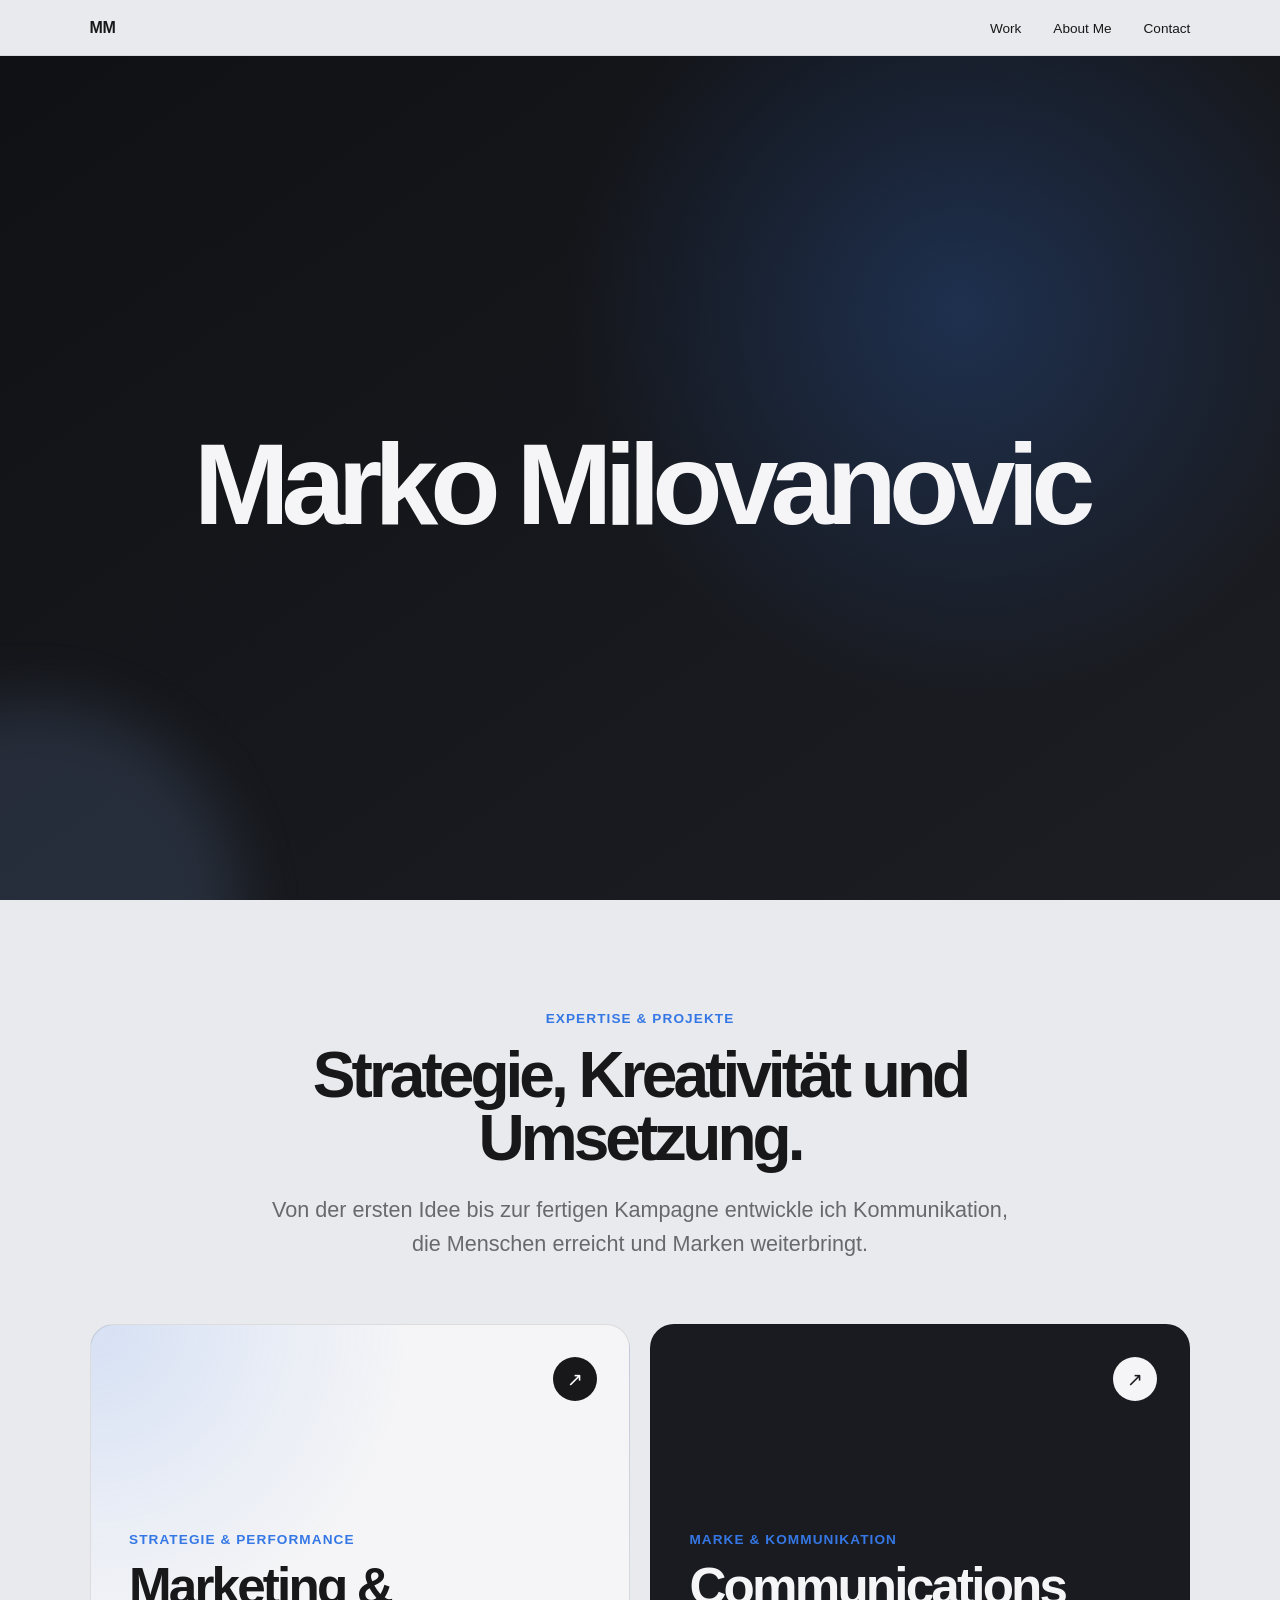
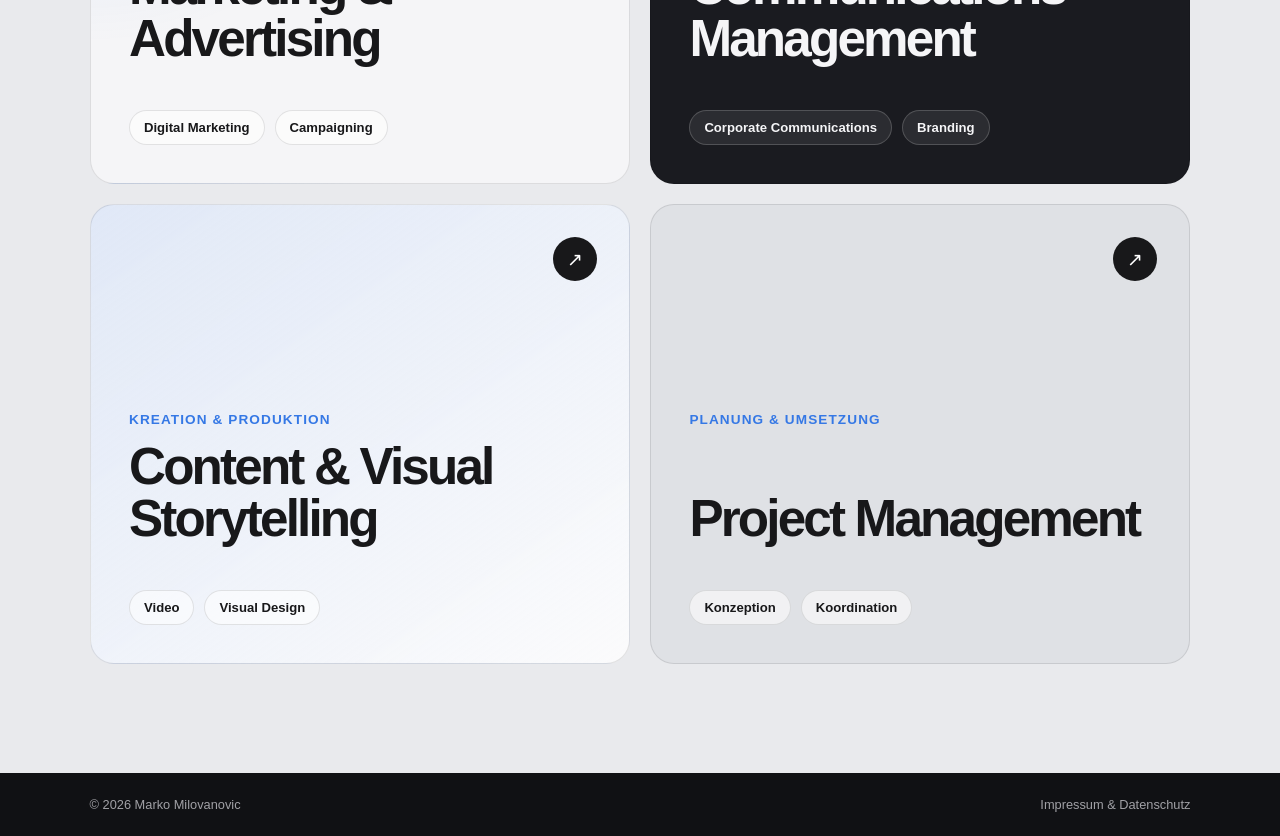
<file: index.html>
<!DOCTYPE html>
<html lang="de">
<head>
  <meta charset="UTF-8" />
  <meta name="viewport" content="width=device-width, initial-scale=1.0" />
  <meta name="description" content="Portfolio von Marko Milovanovic mit Projekten aus Marketing, Kommunikation, Content und Projektmanagement." />
  <title>Marko Milovanovic – Portfolio</title>
  <link rel="canonical" href="https://markomilovanovic.ch/" />
  <link rel="icon" type="image/svg+xml" href="favicon.svg?v=2" />
  <link rel="icon" type="image/png" sizes="32x32" href="favicon-32.png?v=2" />
  <link rel="apple-touch-icon" href="apple-touch-icon.png?v=2" />
  <meta name="theme-color" content="#101114" />
  <meta property="og:type" content="website" />
  <meta property="og:locale" content="de_CH" />
  <meta property="og:site_name" content="Marko Milovanovic" />
  <meta property="og:title" content="Marko Milovanovic – Portfolio" />
  <meta property="og:description" content="Portfolio von Marko Milovanovic mit Projekten aus Marketing, Kommunikation, Content und Projektmanagement." />
  <meta property="og:url" content="https://markomilovanovic.ch/" />
  <meta name="twitter:card" content="summary" />
  <script>try{if(sessionStorage.getItem("intro-seen"))document.documentElement.classList.add("no-intro")}catch(e){}</script>
  <link rel="stylesheet" href="styles.css" />
  <script src="script.js" defer></script>
  <script type="application/ld+json">{"@context": "https://schema.org", "@type": "Person", "name": "Marko Milovanovic", "url": "https://markomilovanovic.ch/", "description": "Portfolio von Marko Milovanovic mit Projekten aus Marketing, Kommunikation, Content und Projektmanagement.", "sameAs": ["https://www.linkedin.com/in/marko-milovanovic-8522802a2", "https://www.youtube.com/@markomilovanovicc"]}</script>
</head>

<body>
  <a class="skip-link" href="#main">Zum Inhalt springen</a>
  <div class="intro" aria-hidden="true">
    <div class="intro-inner">
      <div class="intro-logo"><span>M</span><span>M</span></div>
      <div class="intro-line"></div>
    </div>
  </div>

  <!-- HEADER -->
  <header class="site-header">
    <a class="logo" href="index.html" aria-label="Zur Startseite">MM</a>
    <nav aria-label="Hauptnavigation">
      <ul>
        <li><a href="#work">Work</a></li>
        <li><a href="about.html">About Me</a></li>
        <li><a href="contact.html">Contact</a></li>
      </ul>
    </nav>
  </header>

  <main id="main">
    <!-- HERO -->
    <section class="hero hero--home">
      <h1 id="title">Marko Milovanovic</h1>
    </section>

    <!-- EXPERTISE & PROJEKTE -->
    <section id="work">
      <div class="section-head section-head--center">
        <p class="section-label">Expertise &amp; Projekte</p>
        <h2>Strategie, Kreativität und Umsetzung.</h2>
        <p>Von der ersten Idee bis zur fertigen Kampagne entwickle ich Kommunikation, die Menschen erreicht und Marken weiterbringt.</p>
      </div>
      <div class="card-grid"><a class="card card--feature card--marketing" href="marketing.html" aria-label="Marketing und Advertising ansehen"><div class="card-content"><p class="card-label">Strategie &amp; Performance</p> <h3>Marketing &amp; Advertising</h3> <div class="tag-list"><span class="tag">Digital Marketing</span> <span class="tag">Campaigning</span></div></div> <span class="card-arrow" aria-hidden="true">↗</span></a>  <a class="card card--feature card--communications" href="communications.html" aria-label="Communications Management ansehen"><div class="card-content"><p class="card-label">Marke &amp; Kommunikation</p> <h3>Communications Management</h3> <div class="tag-list"><span class="tag">Corporate Communications</span> <span class="tag">Branding</span></div></div> <span class="card-arrow" aria-hidden="true">↗</span></a>  <a class="card card--feature card--content" href="content.html" aria-label="Content und Visual Storytelling ansehen"><div class="card-content"><p class="card-label">Kreation &amp; Produktion</p> <h3>Content &amp; Visual Storytelling</h3> <div class="tag-list"><span class="tag">Video</span> <span class="tag">Visual Design</span></div></div> <span class="card-arrow" aria-hidden="true">↗</span></a>  <a class="card card--feature card--pm" href="projectmanagement.html" aria-label="Project Management ansehen"><div class="card-content"><p class="card-label">Planung &amp; Umsetzung</p> <h3>Project Management</h3> <div class="tag-list"><span class="tag">Konzeption</span> <span class="tag">Koordination</span></div></div> <span class="card-arrow" aria-hidden="true">↗</span></a></div>
    </section>
  </main>

  <!-- FOOTER -->
  <footer class="site-footer">
    <div class="footer-inner"><span>© 2026 Marko Milovanovic</span> <a href="legal.html">Impressum &amp; Datenschutz</a></div>
  </footer>
</body>
</html>
</file>
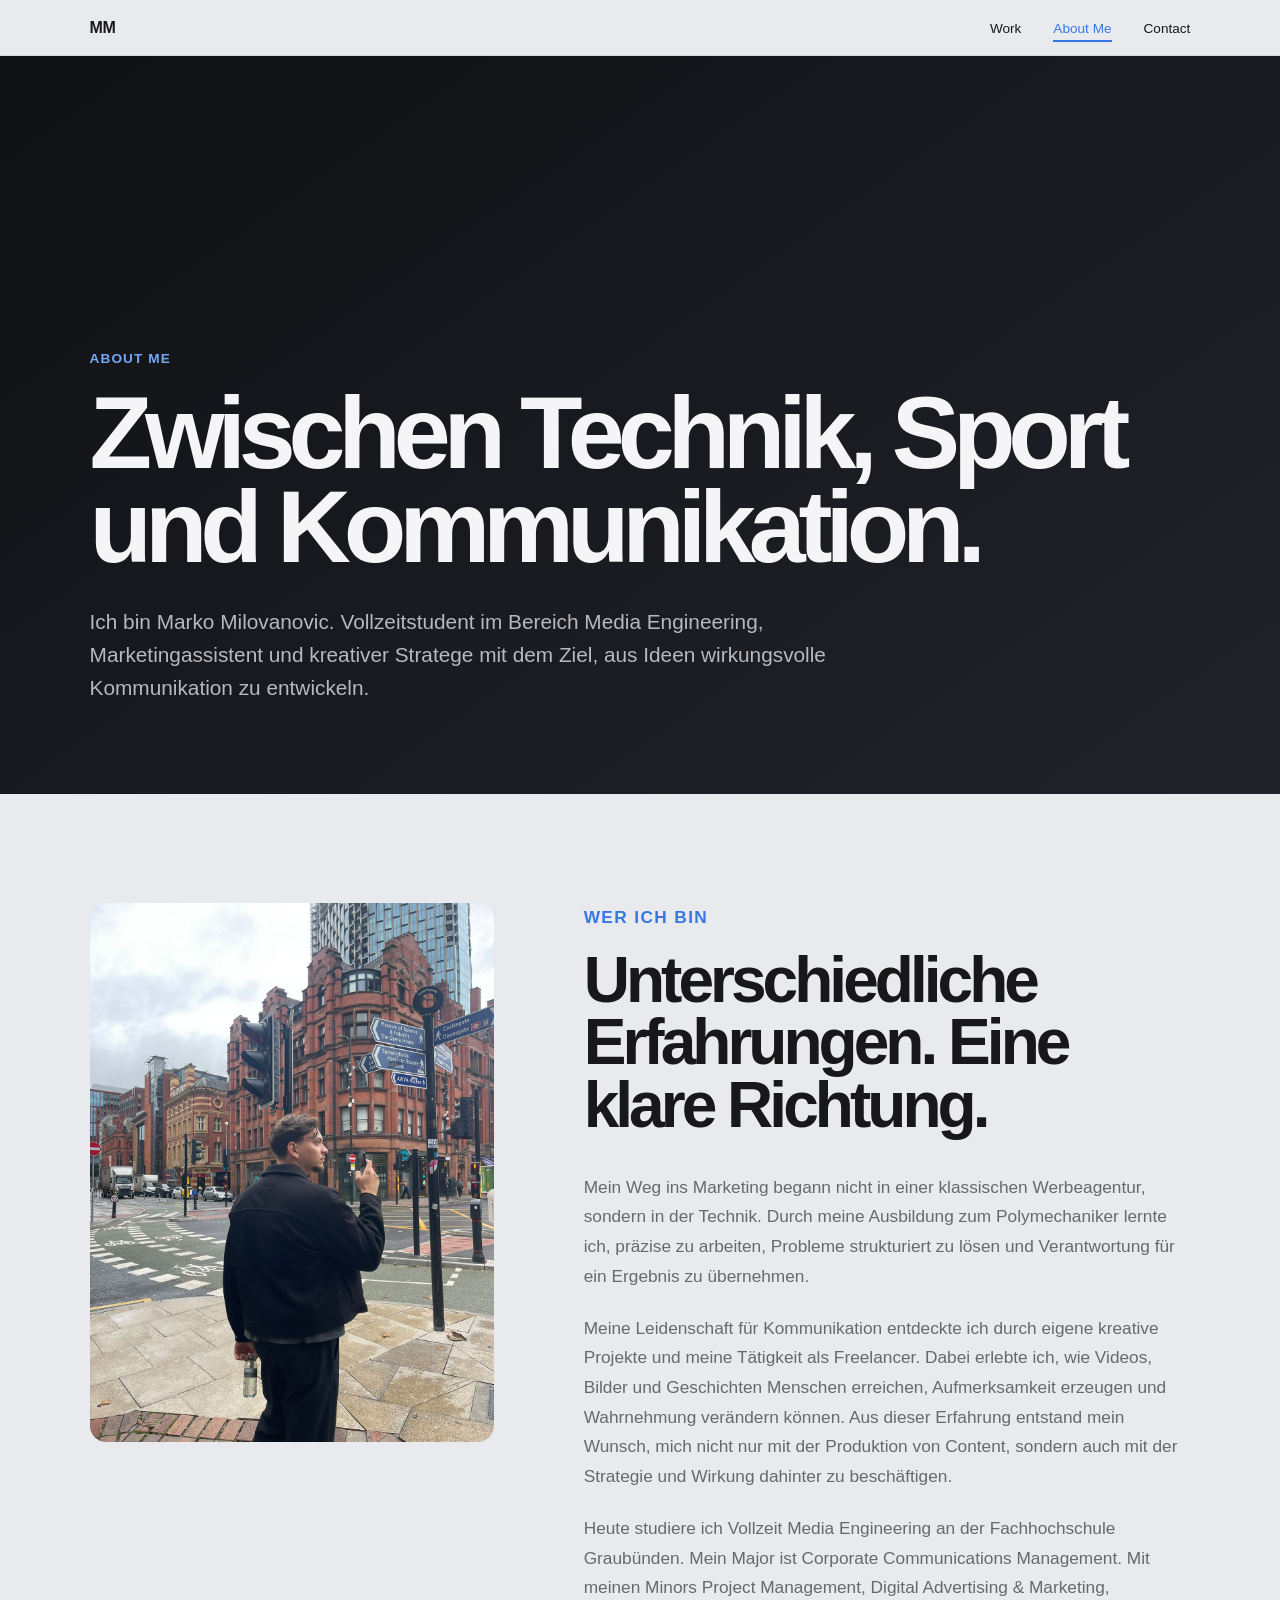
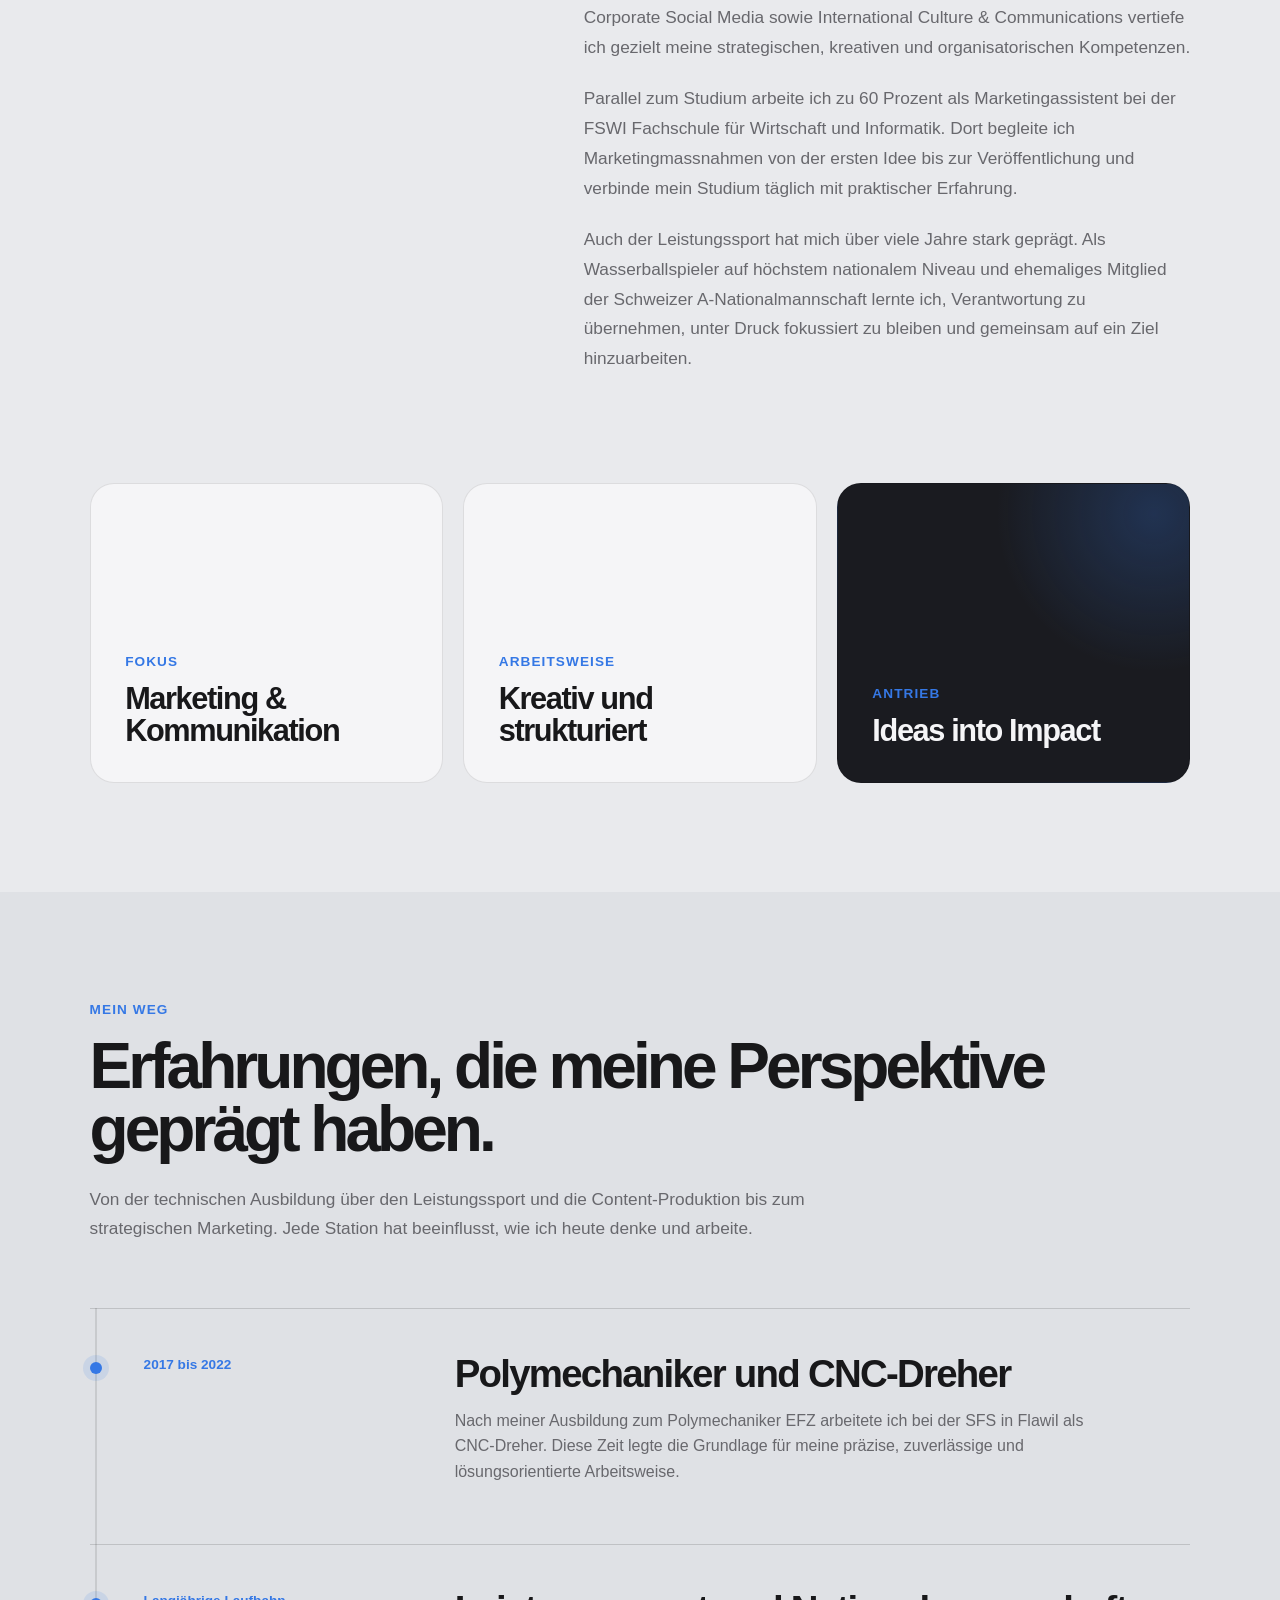
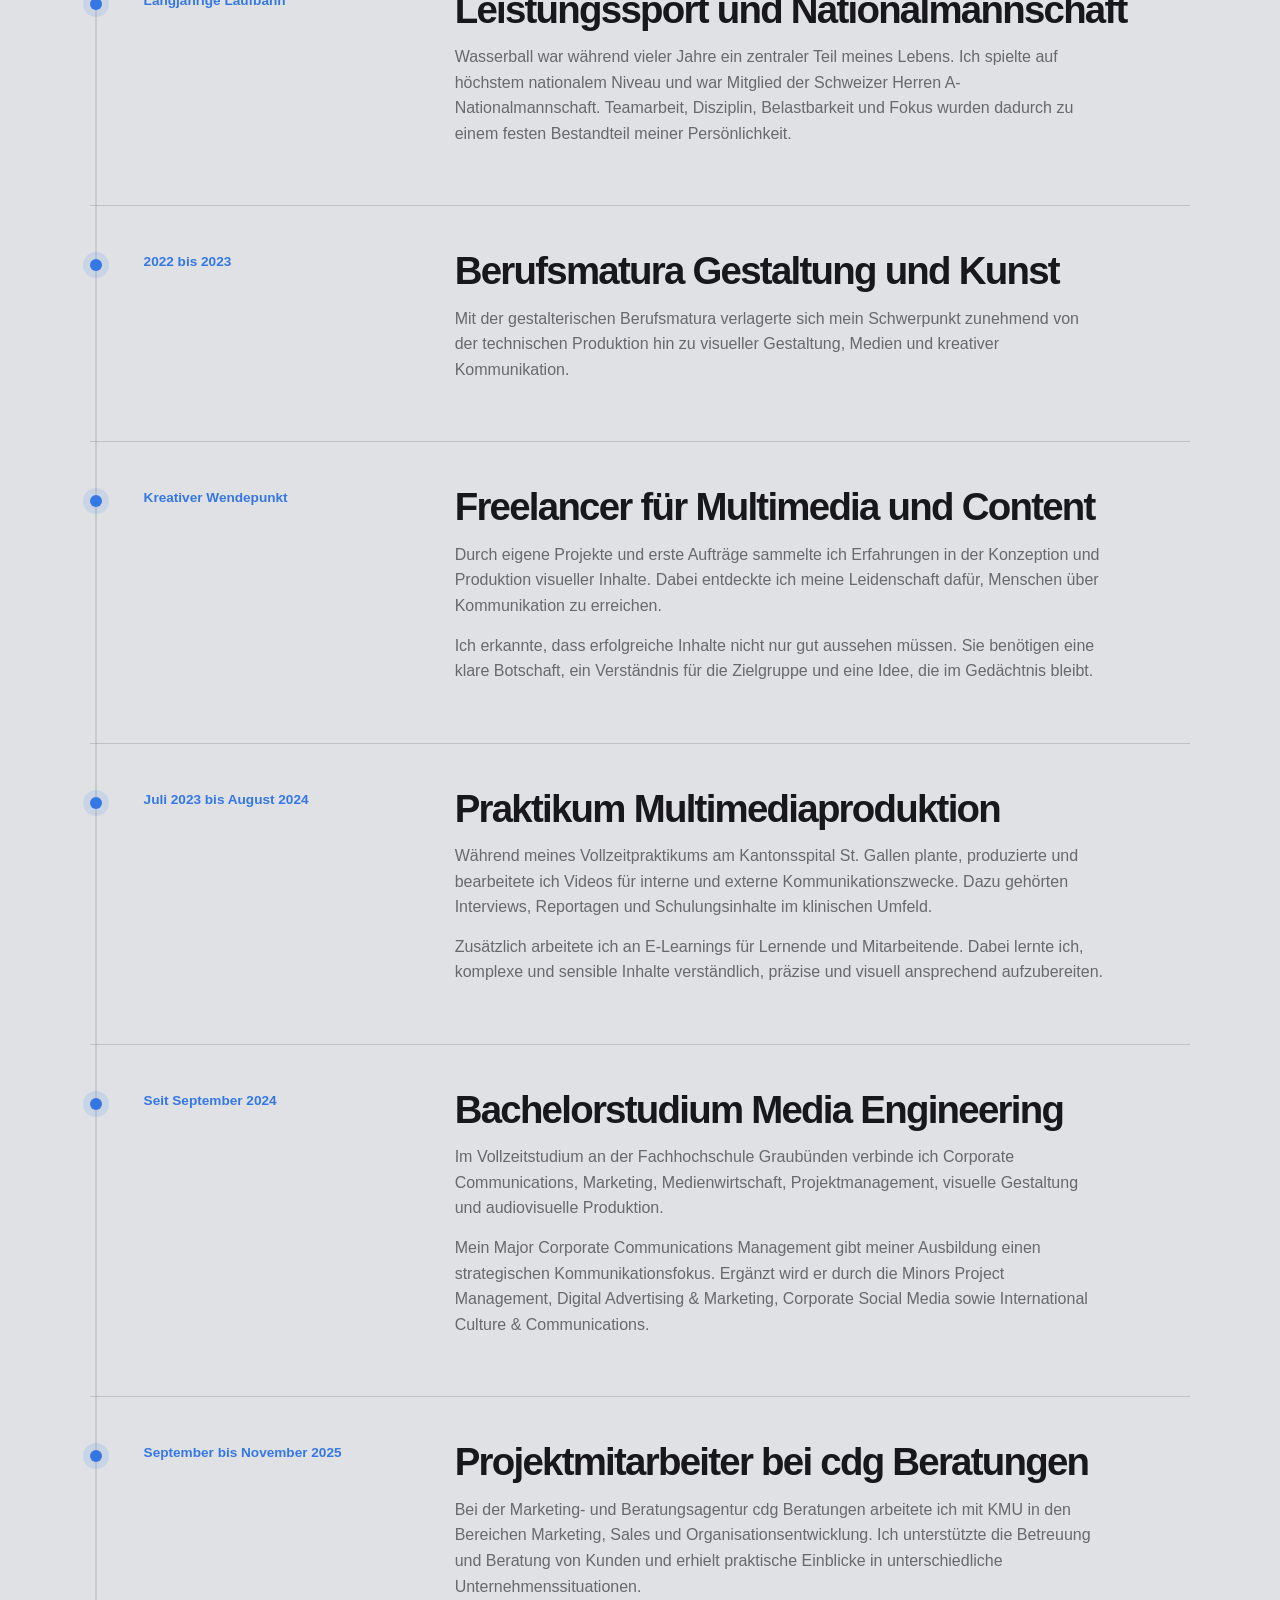
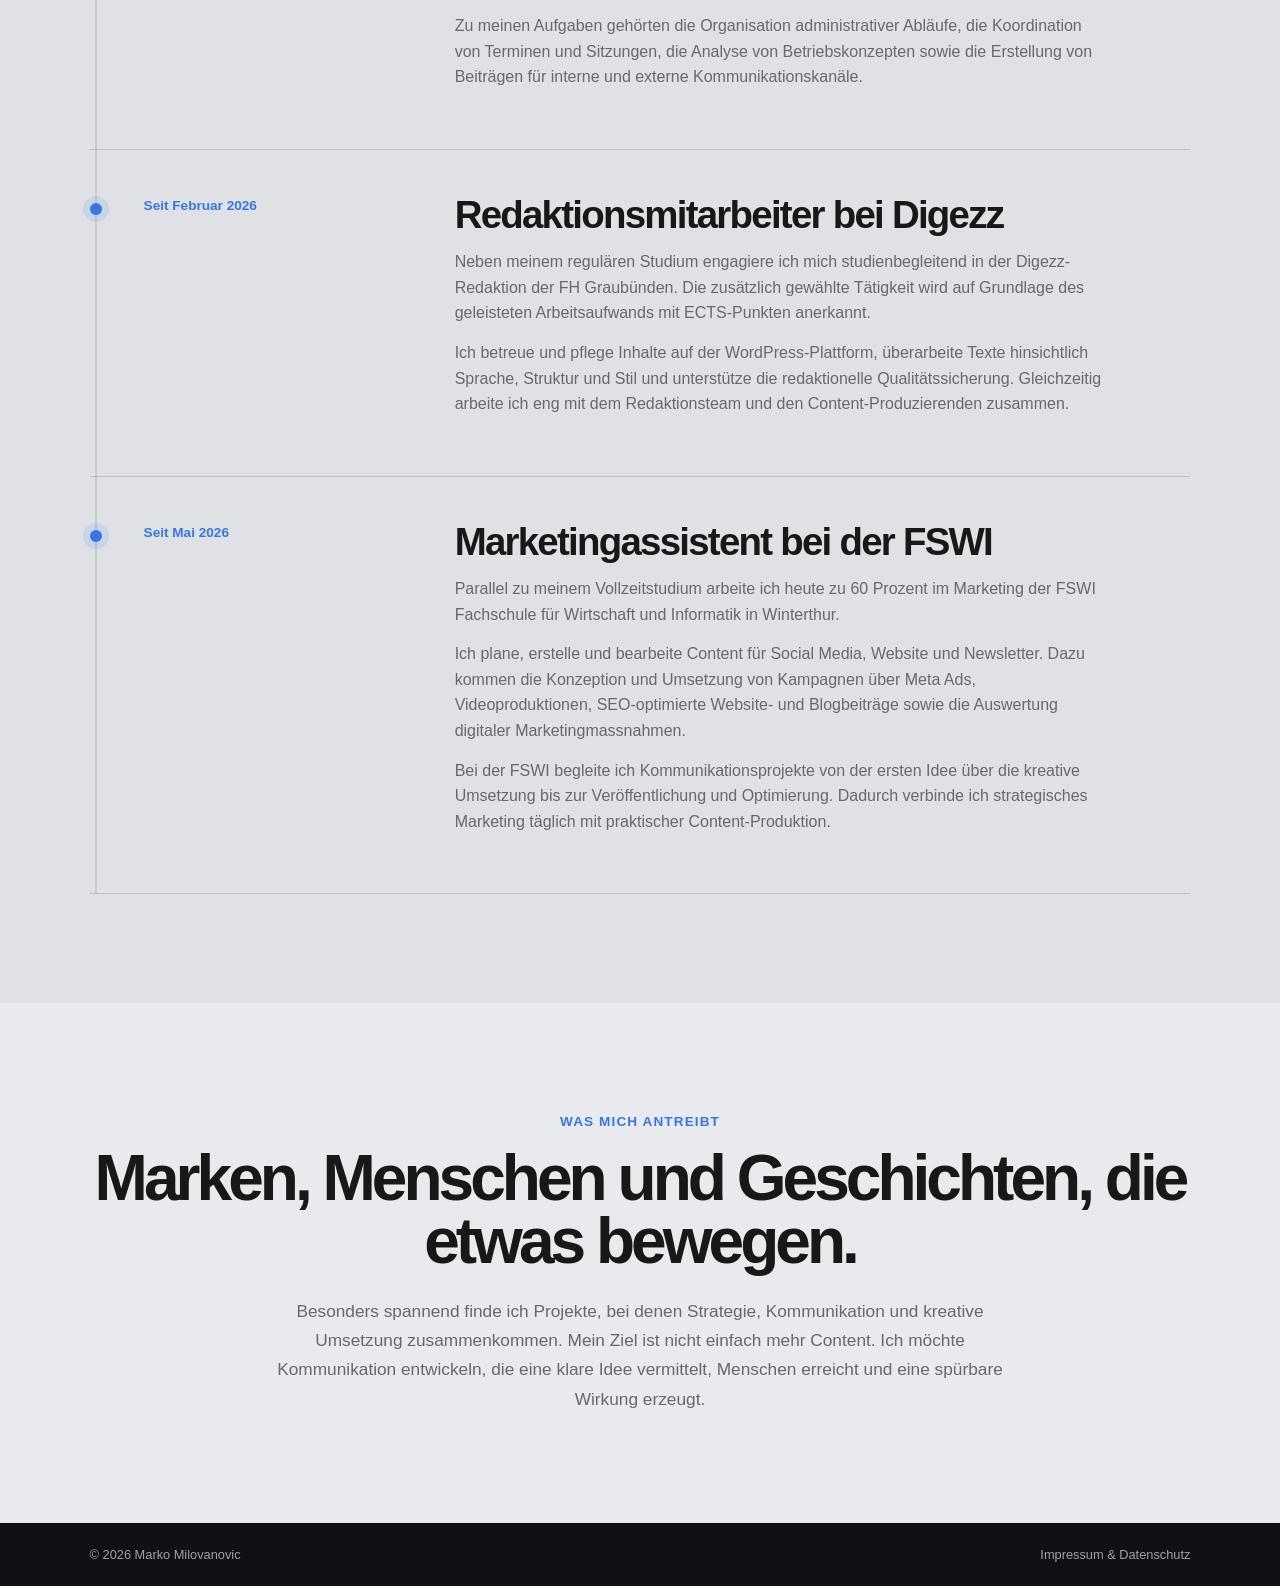
<file: about.html>
<!DOCTYPE html>
<html lang="de">
<head>
  <meta charset="UTF-8" />
  <meta name="viewport" content="width=device-width, initial-scale=1.0" />
  <meta name="description" content="Über Marko Milovanovic und seinen Weg von Technik und Leistungssport zu Marketing, Kommunikation und Content." />
  <title>About Me – Marko Milovanovic</title>
  <link rel="canonical" href="https://markomilovanovic.ch/about.html" />
  <link rel="icon" type="image/svg+xml" href="favicon.svg?v=2" />
  <link rel="icon" type="image/png" sizes="32x32" href="favicon-32.png?v=2" />
  <link rel="apple-touch-icon" href="apple-touch-icon.png?v=2" />
  <meta name="theme-color" content="#101114" />
  <meta property="og:type" content="website" />
  <meta property="og:locale" content="de_CH" />
  <meta property="og:site_name" content="Marko Milovanovic" />
  <meta property="og:title" content="About Me – Marko Milovanovic" />
  <meta property="og:description" content="Über Marko Milovanovic und seinen Weg von Technik und Leistungssport zu Marketing, Kommunikation und Content." />
  <meta property="og:url" content="https://markomilovanovic.ch/about.html" />
  <meta name="twitter:card" content="summary" />
  <link rel="stylesheet" href="styles.css" />
  <script src="script.js" defer></script>
</head>

<body>
  <a class="skip-link" href="#main">Zum Inhalt springen</a>

  <!-- HEADER -->
  <header class="site-header">
    <a class="logo" href="index.html" aria-label="Zur Startseite">MM</a>
    <nav aria-label="Hauptnavigation">
      <ul>
        <li><a href="index.html#work">Work</a></li>
        <li><a class="active" href="about.html" aria-current="page">About Me</a></li>
        <li><a href="contact.html">Contact</a></li>
      </ul>
    </nav>
  </header>

  <main id="main">
    <!-- HERO -->
    <section class="hero hero--about">
      <div class="hero-content">
        <p class="hero-label">About Me</p>
        <h1>Zwischen Technik, Sport und Kommunikation.</h1>
        <p class="hero-lead">Ich bin Marko Milovanovic. Vollzeitstudent im Bereich Media Engineering, Marketingassistent und kreativer Stratege mit dem Ziel, aus Ideen wirkungsvolle Kommunikation zu entwickeln.</p>
      </div>
    </section>

    <!-- PERSÖNLICHE VORSTELLUNG -->
    <section class="split split--about">
      <div class="portrait"><img src="images/deinFoto.jpg" alt="Porträt von Marko Milovanovic" loading="lazy" decoding="async" width="1200" height="1600" /></div>
      <div class="prose">
        <p class="section-label">Wer ich bin</p>
        <h2>Unterschiedliche Erfahrungen. Eine klare Richtung.</h2>
        <p>Mein Weg ins Marketing begann nicht in einer klassischen Werbeagentur, sondern in der Technik. Durch meine Ausbildung zum Polymechaniker lernte ich, präzise zu arbeiten, Probleme strukturiert zu lösen und Verantwortung für ein Ergebnis zu übernehmen.</p>
        <p>Meine Leidenschaft für Kommunikation entdeckte ich durch eigene kreative Projekte und meine Tätigkeit als Freelancer. Dabei erlebte ich, wie Videos, Bilder und Geschichten Menschen erreichen, Aufmerksamkeit erzeugen und Wahrnehmung verändern können. Aus dieser Erfahrung entstand mein Wunsch, mich nicht nur mit der Produktion von Content, sondern auch mit der Strategie und Wirkung dahinter zu beschäftigen.</p>
        <p>Heute studiere ich Vollzeit Media Engineering an der Fachhochschule Graubünden. Mein Major ist Corporate Communications Management. Mit meinen Minors Project Management, Digital Advertising &amp; Marketing, Corporate Social Media sowie International Culture &amp; Communications vertiefe ich gezielt meine strategischen, kreativen und organisatorischen Kompetenzen.</p>
        <p>Parallel zum Studium arbeite ich zu 60 Prozent als Marketingassistent bei der FSWI Fachschule für Wirtschaft und Informatik. Dort begleite ich Marketingmassnahmen von der ersten Idee bis zur Veröffentlichung und verbinde mein Studium täglich mit praktischer Erfahrung.</p>
        <p>Auch der Leistungssport hat mich über viele Jahre stark geprägt. Als Wasserballspieler auf höchstem nationalem Niveau und ehemaliges Mitglied der Schweizer A-Nationalmannschaft lernte ich, Verantwortung zu übernehmen, unter Druck fokussiert zu bleiben und gemeinsam auf ein Ziel hinzuarbeiten.</p>
      </div>
    </section>

    <!-- KURZPROFIL -->
    <section class="section--flush card-grid card-grid--3">
      <article class="card card--fact">
        <p class="card-label">Fokus</p>
        <h3>Marketing &amp; Kommunikation</h3>
      </article>
      <article class="card card--fact">
        <p class="card-label">Arbeitsweise</p>
        <h3>Kreativ und strukturiert</h3>
      </article>
      <article class="card card--fact card--dark">
        <p class="card-label">Antrieb</p>
        <h3>Ideas into Impact</h3>
      </article>
    </section>

    <!-- VISUELLE COLLAGE -->
    <!-- MEIN WEG -->
    <section class="bg-soft">
      <div class="section-head">
        <p class="section-label">Mein Weg</p>
        <h2>Erfahrungen, die meine Perspektive geprägt haben.</h2>
        <p>Von der technischen Ausbildung über den Leistungssport und die Content-Produktion bis zum strategischen Marketing. Jede Station hat beeinflusst, wie ich heute denke und arbeite.</p>
      </div>
      <div class="timeline">
        <article class="timeline-item">
          <div class="timeline-marker"></div>
          <p class="timeline-date">2017 bis 2022</p>
          <div class="timeline-content">
            <h3>Polymechaniker und CNC-Dreher</h3>
            <p>Nach meiner Ausbildung zum Polymechaniker EFZ arbeitete ich bei der SFS in Flawil als CNC-Dreher. Diese Zeit legte die Grundlage für meine präzise, zuverlässige und lösungsorientierte Arbeitsweise.</p>
          </div>
        </article>
        <article class="timeline-item">
          <div class="timeline-marker"></div>
          <p class="timeline-date">Langjährige Laufbahn</p>
          <div class="timeline-content">
            <h3>Leistungssport und Nationalmannschaft</h3>
            <p>Wasserball war während vieler Jahre ein zentraler Teil meines Lebens. Ich spielte auf höchstem nationalem Niveau und war Mitglied der Schweizer Herren A-Nationalmannschaft. Teamarbeit, Disziplin, Belastbarkeit und Fokus wurden dadurch zu einem festen Bestandteil meiner Persönlichkeit.</p>
          </div>
        </article>
        <article class="timeline-item">
          <div class="timeline-marker"></div>
          <p class="timeline-date">2022 bis 2023</p>
          <div class="timeline-content">
            <h3>Berufsmatura Gestaltung und Kunst</h3>
            <p>Mit der gestalterischen Berufsmatura verlagerte sich mein Schwerpunkt zunehmend von der technischen Produktion hin zu visueller Gestaltung, Medien und kreativer Kommunikation.</p>
          </div>
        </article>
        <article class="timeline-item">
          <div class="timeline-marker"></div>
          <p class="timeline-date">Kreativer Wendepunkt</p>
          <div class="timeline-content">
            <h3>Freelancer für Multimedia und Content</h3>
            <p>Durch eigene Projekte und erste Aufträge sammelte ich Erfahrungen in der Konzeption und Produktion visueller Inhalte. Dabei entdeckte ich meine Leidenschaft dafür, Menschen über Kommunikation zu erreichen.</p>
            <p>Ich erkannte, dass erfolgreiche Inhalte nicht nur gut aussehen müssen. Sie benötigen eine klare Botschaft, ein Verständnis für die Zielgruppe und eine Idee, die im Gedächtnis bleibt.</p>
          </div>
        </article>
        <article class="timeline-item">
          <div class="timeline-marker"></div>
          <p class="timeline-date">Juli 2023 bis August 2024</p>
          <div class="timeline-content">
            <h3>Praktikum Multimediaproduktion</h3>
            <p>Während meines Vollzeitpraktikums am Kantonsspital St. Gallen plante, produzierte und bearbeitete ich Videos für interne und externe Kommunikationszwecke. Dazu gehörten Interviews, Reportagen und Schulungsinhalte im klinischen Umfeld.</p>
            <p>Zusätzlich arbeitete ich an E-Learnings für Lernende und Mitarbeitende. Dabei lernte ich, komplexe und sensible Inhalte verständlich, präzise und visuell ansprechend aufzubereiten.</p>
          </div>
        </article>
        <article class="timeline-item">
          <div class="timeline-marker"></div>
          <p class="timeline-date">Seit September 2024</p>
          <div class="timeline-content">
            <h3>Bachelorstudium Media Engineering</h3>
            <p>Im Vollzeitstudium an der Fachhochschule Graubünden verbinde ich Corporate Communications, Marketing, Medienwirtschaft, Projektmanagement, visuelle Gestaltung und audiovisuelle Produktion.</p>
            <p>Mein Major Corporate Communications Management gibt meiner Ausbildung einen strategischen Kommunikationsfokus. Ergänzt wird er durch die Minors Project Management, Digital Advertising &amp; Marketing, Corporate Social Media sowie International Culture &amp; Communications.</p>
          </div>
        </article>
        <article class="timeline-item">
          <div class="timeline-marker"></div>
          <p class="timeline-date">September bis November 2025</p>
          <div class="timeline-content">
            <h3>Projektmitarbeiter bei cdg Beratungen</h3>
            <p>Bei der Marketing- und Beratungsagentur cdg Beratungen arbeitete ich mit KMU in den Bereichen Marketing, Sales und Organisationsentwicklung. Ich unterstützte die Betreuung und Beratung von Kunden und erhielt praktische Einblicke in unterschiedliche Unternehmenssituationen.</p>
            <p>Zu meinen Aufgaben gehörten die Organisation administrativer Abläufe, die Koordination von Terminen und Sitzungen, die Analyse von Betriebskonzepten sowie die Erstellung von Beiträgen für interne und externe Kommunikationskanäle.</p>
          </div>
        </article>
        <article class="timeline-item">
          <div class="timeline-marker"></div>
          <p class="timeline-date">Seit Februar 2026</p>
          <div class="timeline-content">
            <h3>Redaktionsmitarbeiter bei Digezz</h3>
            <p>Neben meinem regulären Studium engagiere ich mich studienbegleitend in der Digezz-Redaktion der FH Graubünden. Die zusätzlich gewählte Tätigkeit wird auf Grundlage des geleisteten Arbeitsaufwands mit ECTS-Punkten anerkannt.</p>
            <p>Ich betreue und pflege Inhalte auf der WordPress-Plattform, überarbeite Texte hinsichtlich Sprache, Struktur und Stil und unterstütze die redaktionelle Qualitätssicherung. Gleichzeitig arbeite ich eng mit dem Redaktionsteam und den Content-Produzierenden zusammen.</p>
          </div>
        </article>
        <article class="timeline-item">
          <div class="timeline-marker"></div>
          <p class="timeline-date">Seit Mai 2026</p>
          <div class="timeline-content">
            <h3>Marketingassistent bei der FSWI</h3>
            <p>Parallel zu meinem Vollzeitstudium arbeite ich heute zu 60 Prozent im Marketing der FSWI Fachschule für Wirtschaft und Informatik in Winterthur.</p>
            <p>Ich plane, erstelle und bearbeite Content für Social Media, Website und Newsletter. Dazu kommen die Konzeption und Umsetzung von Kampagnen über Meta Ads, Videoproduktionen, SEO-optimierte Website- und Blogbeiträge sowie die Auswertung digitaler Marketingmassnahmen.</p>
            <p>Bei der FSWI begleite ich Kommunikationsprojekte von der ersten Idee über die kreative Umsetzung bis zur Veröffentlichung und Optimierung. Dadurch verbinde ich strategisches Marketing täglich mit praktischer Content-Produktion.</p>
          </div>
        </article>
      </div>
    </section>

    <!-- ABSCHLUSS -->
    <section class="text-center">
      <p class="section-label">Was mich antreibt</p>
      <h2>Marken, Menschen und Geschichten, die etwas bewegen.</h2>
      <p class="section-text">Besonders spannend finde ich Projekte, bei denen Strategie, Kommunikation und kreative Umsetzung zusammenkommen. Mein Ziel ist nicht einfach mehr Content. Ich möchte Kommunikation entwickeln, die eine klare Idee vermittelt, Menschen erreicht und eine spürbare Wirkung erzeugt.</p>
    </section>
  </main>

  <!-- FOOTER -->
  <footer class="site-footer">
    <div class="footer-inner"><span>© 2026 Marko Milovanovic</span> <a href="legal.html">Impressum &amp; Datenschutz</a></div>
  </footer>
</body>
</html>
</file>
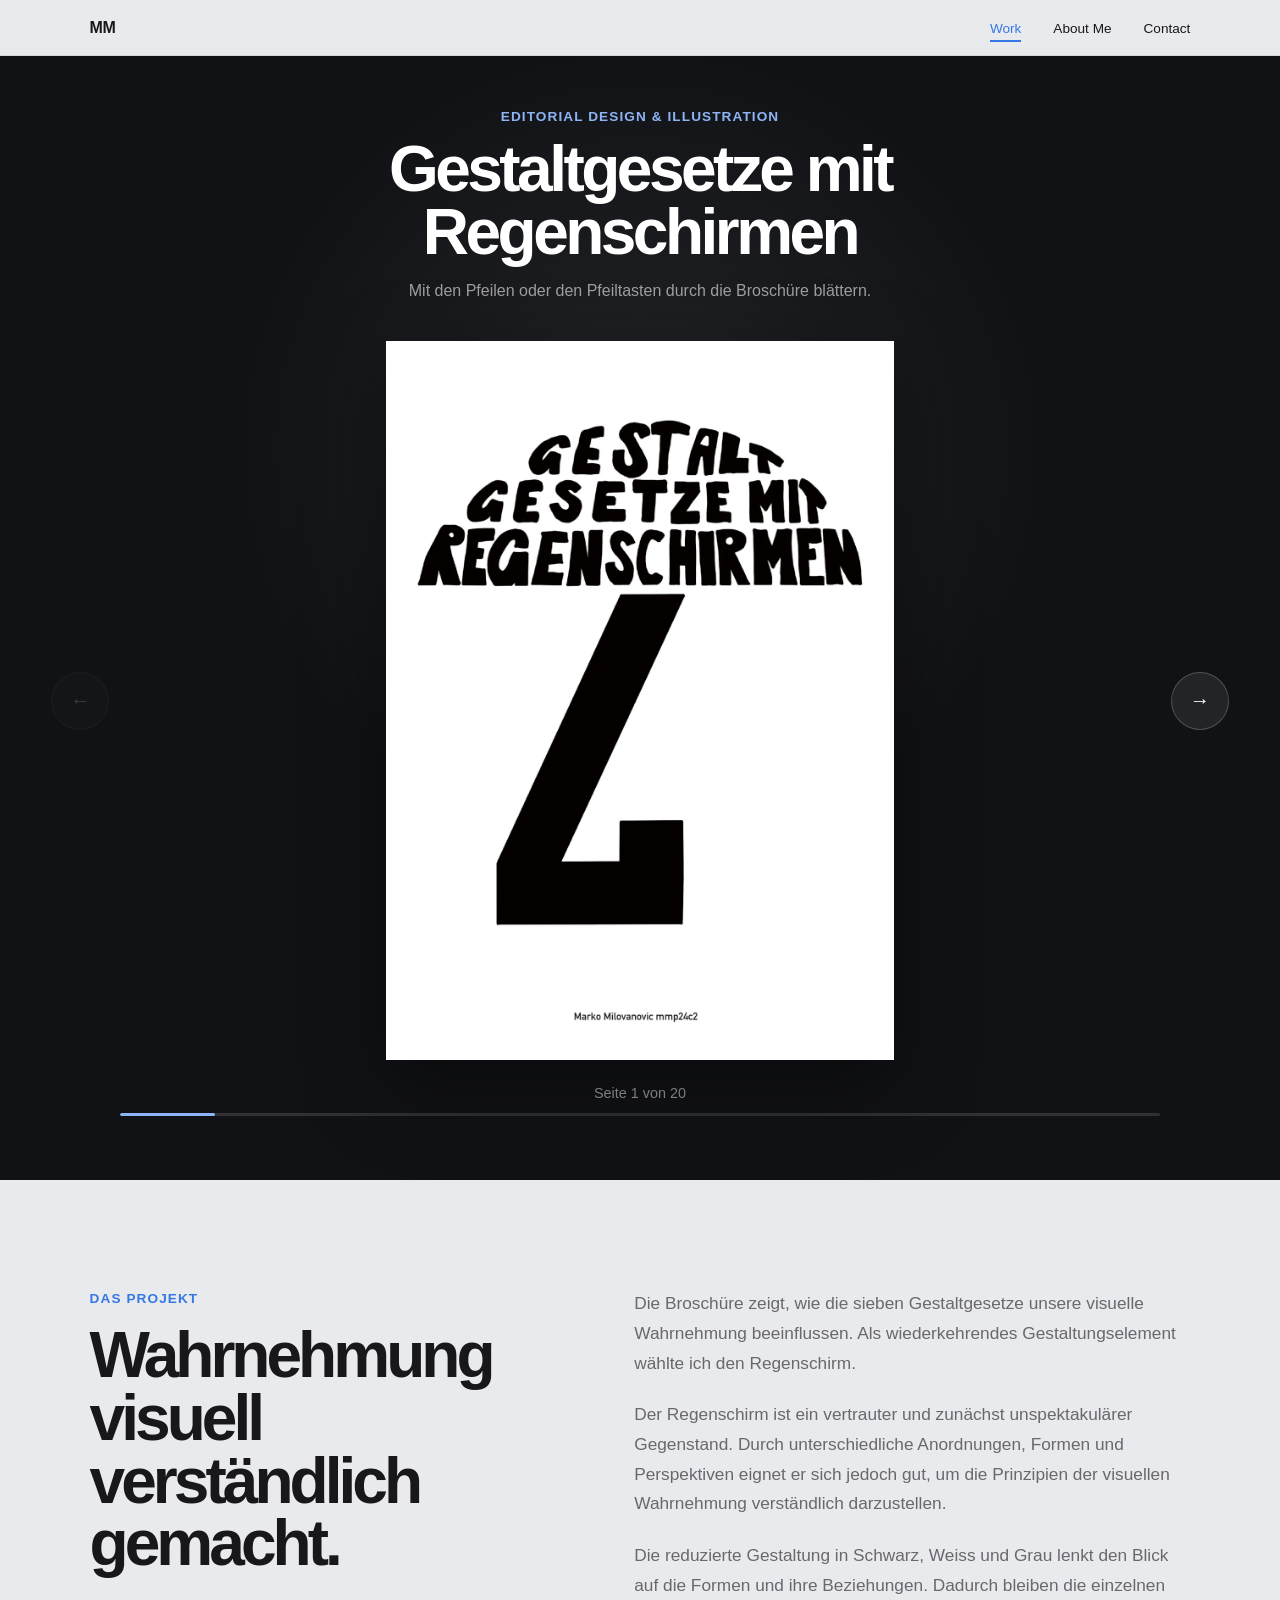
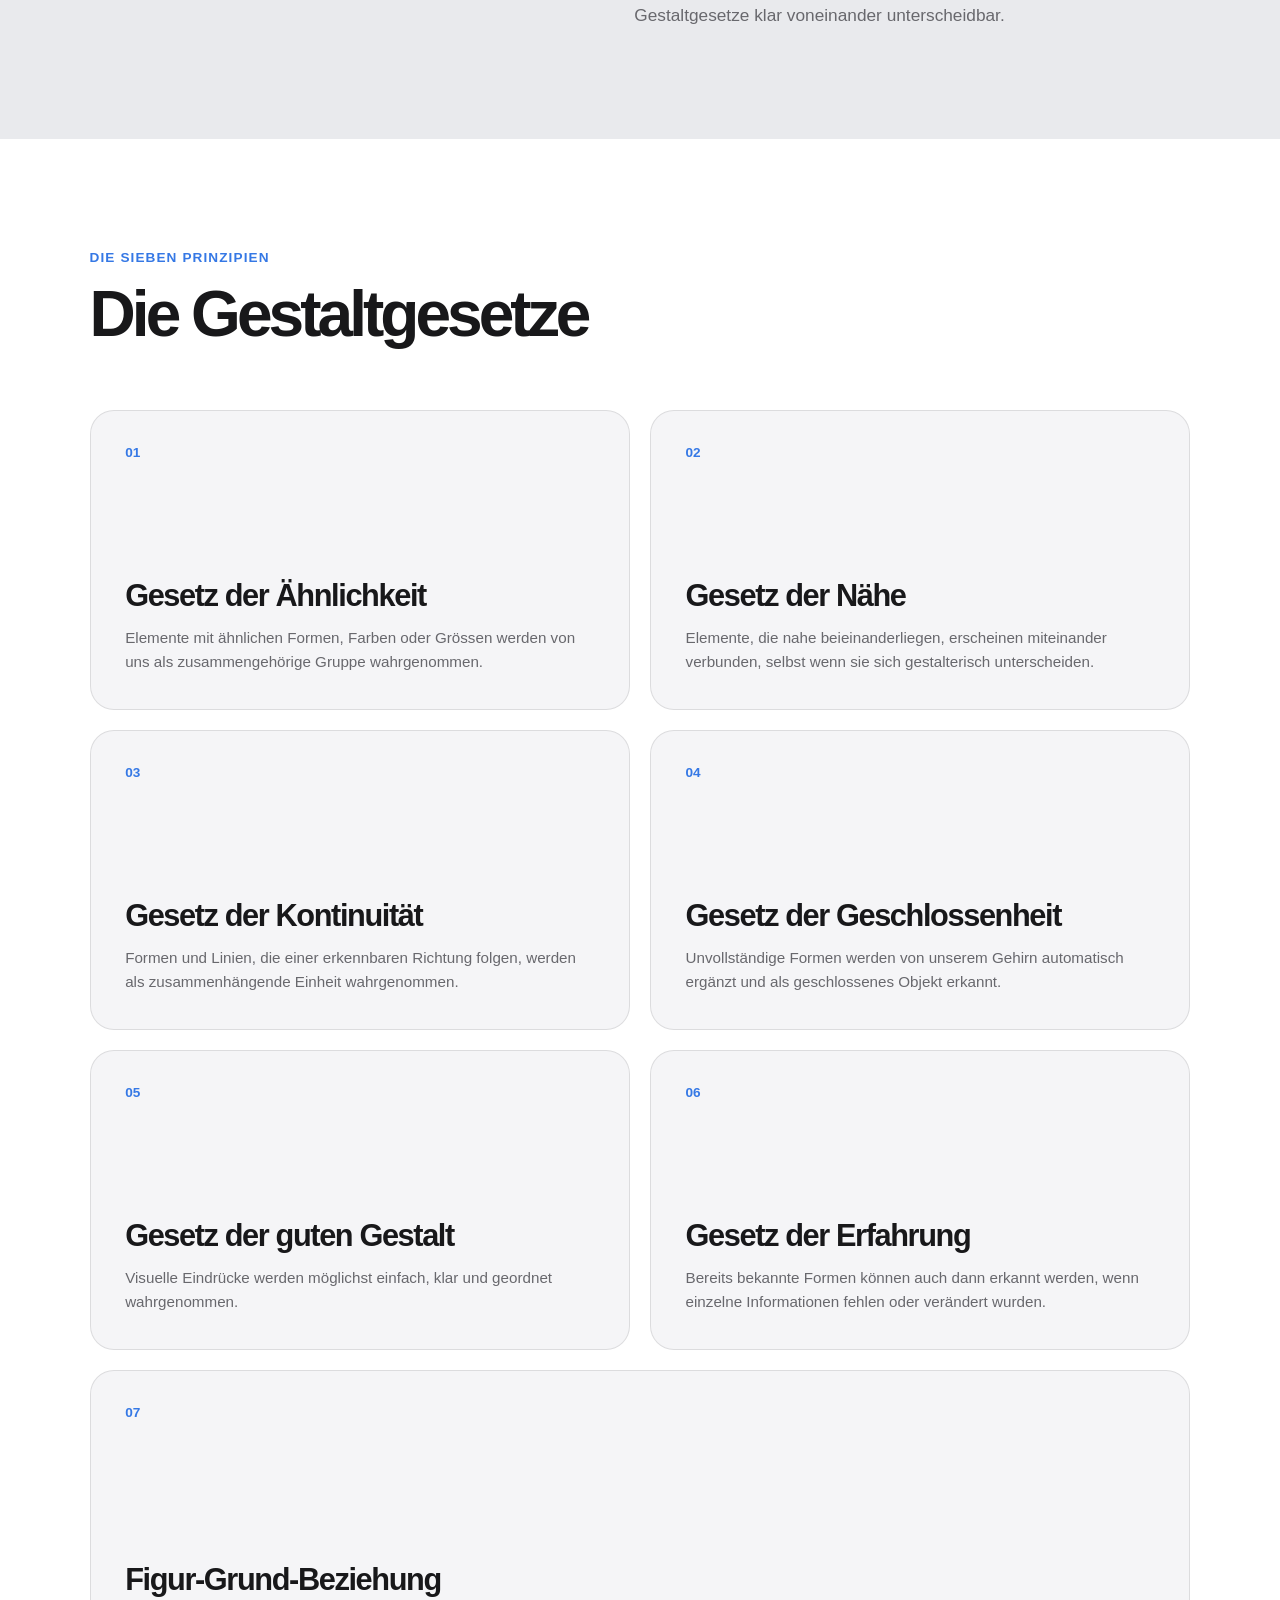
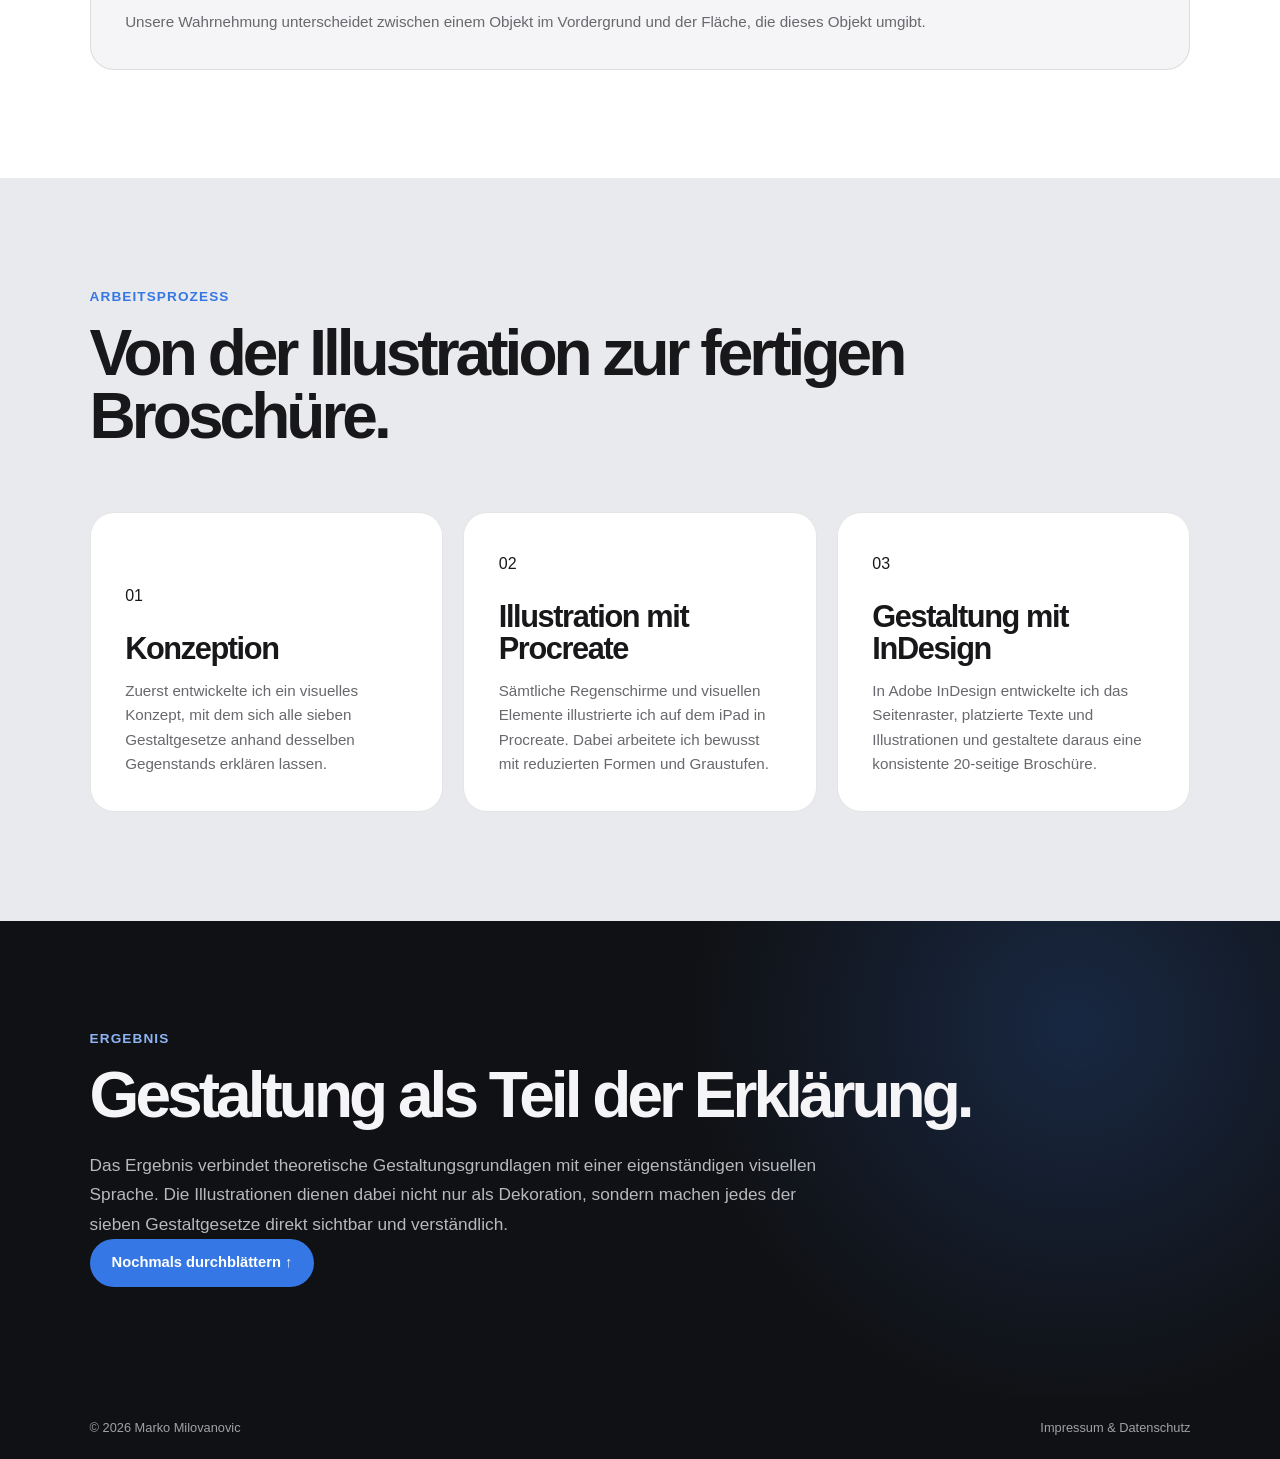
<file: broschuere.html>
<!DOCTYPE html>
<html lang="de">
<head>
  <meta charset="UTF-8" />
  <meta name="viewport" content="width=device-width, initial-scale=1.0" />
  <meta name="description" content="Gestaltung einer Broschüre über die sieben Gestaltgesetze von Marko Milovanovic." />
  <title>Gestaltgesetze mit Regenschirmen – Marko Milovanovic</title>
  <link rel="canonical" href="https://markomilovanovic.ch/broschuere.html" />
  <link rel="icon" type="image/svg+xml" href="favicon.svg?v=2" />
  <link rel="icon" type="image/png" sizes="32x32" href="favicon-32.png?v=2" />
  <link rel="apple-touch-icon" href="apple-touch-icon.png?v=2" />
  <meta name="theme-color" content="#101114" />
  <meta property="og:type" content="website" />
  <meta property="og:locale" content="de_CH" />
  <meta property="og:site_name" content="Marko Milovanovic" />
  <meta property="og:title" content="Gestaltgesetze mit Regenschirmen – Marko Milovanovic" />
  <meta property="og:description" content="Gestaltung einer Broschüre über die sieben Gestaltgesetze von Marko Milovanovic." />
  <meta property="og:url" content="https://markomilovanovic.ch/broschuere.html" />
  <meta name="twitter:card" content="summary" />
  <link rel="stylesheet" href="styles.css" />
  <script src="script.js" defer></script>
</head>

<body>
  <a class="skip-link" href="#main">Zum Inhalt springen</a>

  <!-- HEADER -->
  <header class="site-header">
    <a class="logo" href="index.html" aria-label="Zur Startseite">MM</a>
    <nav aria-label="Hauptnavigation">
      <ul>
        <li><a class="active" href="index.html#work" aria-current="true">Work</a></li>
        <li><a href="about.html">About Me</a></li>
        <li><a href="contact.html">Contact</a></li>
      </ul>
    </nav>
  </header>

  <main id="main">
    <!-- BROSCHÜRE DIREKT ALS ERSTES SICHTBAR -->
    <section class="brochure-viewer" id="broschuere-ansehen">
      <div class="brochure-heading">
        <p class="section-label">Editorial Design &amp; Illustration</p>
        <h1>Gestaltgesetze mit Regenschirmen</h1>
        <p>Mit den Pfeilen oder den Pfeiltasten durch die Broschüre blättern.</p>
      </div>
      <div class="brochure-reader">
        <button class="brochure-arrow" id="brochurePrev" type="button" aria-label="Vorherige Doppelseite">←</button>
        <div class="brochure-book is-single" id="brochureBook" aria-live="polite">
          <div class="brochure-page brochure-page-left" id="brochureLeftWrapper"><img id="brochureLeftPage" src="broschuere-seiten/seite-01.webp" alt="Broschüre Seite 1" decoding="async" width="1200" height="1696" /></div>
          <div class="brochure-page" id="brochureRightWrapper" hidden=""><img id="brochureRightPage" src="broschuere-seiten/seite-02.webp" alt="Broschüre Seite 2" decoding="async" width="1200" height="1696" /></div>
        </div>
        <button class="brochure-arrow" id="brochureNext" type="button" aria-label="Nächste Doppelseite">→</button>
      </div>
      <div class="brochure-footer">
        <span id="brochurePageCounter">Seite 1 von 20</span>
        <div class="brochure-progress"><span id="brochureProgress"></span></div>
      </div>
    </section>

    <!-- PROJEKT -->
    <section class="split bg-page">
      <div class="section-head">
        <p class="section-label">Das Projekt</p>
        <h2>Wahrnehmung visuell verständlich gemacht.</h2>
      </div>
      <div class="prose">
        <p>Die Broschüre zeigt, wie die sieben Gestaltgesetze unsere visuelle Wahrnehmung beeinflussen. Als wiederkehrendes Gestaltungselement wählte ich den Regenschirm.</p>
        <p>Der Regenschirm ist ein vertrauter und zunächst unspektakulärer Gegenstand. Durch unterschiedliche Anordnungen, Formen und Perspektiven eignet er sich jedoch gut, um die Prinzipien der visuellen Wahrnehmung verständlich darzustellen.</p>
        <p>Die reduzierte Gestaltung in Schwarz, Weiss und Grau lenkt den Blick auf die Formen und ihre Beziehungen. Dadurch bleiben die einzelnen Gestaltgesetze klar voneinander unterscheidbar.</p>
      </div>
    </section>

    <!-- SIEBEN GESETZE -->
    <section class="bg-white">
      <div class="section-head">
        <p class="section-label">Die sieben Prinzipien</p>
        <h2>Die Gestaltgesetze</h2>
      </div>
      <div class="card-grid">
        <article class="card card--invert">
          <span class="card-number">01</span>
          <h3>Gesetz der Ähnlichkeit</h3>
          <p>Elemente mit ähnlichen Formen, Farben oder Grössen werden von uns als zusammengehörige Gruppe wahrgenommen.</p>
        </article>
        <article class="card card--invert">
          <span class="card-number">02</span>
          <h3>Gesetz der Nähe</h3>
          <p>Elemente, die nahe beieinanderliegen, erscheinen miteinander verbunden, selbst wenn sie sich gestalterisch unterscheiden.</p>
        </article>
        <article class="card card--invert">
          <span class="card-number">03</span>
          <h3>Gesetz der Kontinuität</h3>
          <p>Formen und Linien, die einer erkennbaren Richtung folgen, werden als zusammenhängende Einheit wahrgenommen.</p>
        </article>
        <article class="card card--invert">
          <span class="card-number">04</span>
          <h3>Gesetz der Geschlossenheit</h3>
          <p>Unvollständige Formen werden von unserem Gehirn automatisch ergänzt und als geschlossenes Objekt erkannt.</p>
        </article>
        <article class="card card--invert">
          <span class="card-number">05</span>
          <h3>Gesetz der guten Gestalt</h3>
          <p>Visuelle Eindrücke werden möglichst einfach, klar und geordnet wahrgenommen.</p>
        </article>
        <article class="card card--invert">
          <span class="card-number">06</span>
          <h3>Gesetz der Erfahrung</h3>
          <p>Bereits bekannte Formen können auch dann erkannt werden, wenn einzelne Informationen fehlen oder verändert wurden.</p>
        </article>
        <article class="card card--invert card--wide">
          <span class="card-number">07</span>
          <h3>Figur-Grund-Beziehung</h3>
          <p>Unsere Wahrnehmung unterscheidet zwischen einem Objekt im Vordergrund und der Fläche, die dieses Objekt umgibt.</p>
        </article>
      </div>
    </section>

    <!-- ARBEITSPROZESS -->
    <section class="bg-page">
      <div class="section-head">
        <p class="section-label">Arbeitsprozess</p>
        <h2>Von der Illustration zur fertigen Broschüre.</h2>
      </div>
      <div class="card-grid card-grid--3">
        <article class="card card--white">
          <span>01</span>
          <h3>Konzeption</h3>
          <p>Zuerst entwickelte ich ein visuelles Konzept, mit dem sich alle sieben Gestaltgesetze anhand desselben Gegenstands erklären lassen.</p>
        </article>
        <article class="card card--white">
          <span>02</span>
          <h3>Illustration mit Procreate</h3>
          <p>Sämtliche Regenschirme und visuellen Elemente illustrierte ich auf dem iPad in Procreate. Dabei arbeitete ich bewusst mit reduzierten Formen und Graustufen.</p>
        </article>
        <article class="card card--white">
          <span>03</span>
          <h3>Gestaltung mit InDesign</h3>
          <p>In Adobe InDesign entwickelte ich das Seitenraster, platzierte Texte und Illustrationen und gestaltete daraus eine konsistente 20-seitige Broschüre.</p>
        </article>
      </div>
    </section>

    <!-- ERGEBNIS -->
    <section class="bg-dark bg-glow">
      <p class="section-label">Ergebnis</p>
      <h2>Gestaltung als Teil der Erklärung.</h2>
      <p class="section-text">Das Ergebnis verbindet theoretische Gestaltungsgrundlagen mit einer eigenständigen visuellen Sprache. Die Illustrationen dienen dabei nicht nur als Dekoration, sondern machen jedes der sieben Gestaltgesetze direkt sichtbar und verständlich.</p>
      <a class="button" href="#broschuere-ansehen">Nochmals durchblättern ↑</a>
    </section>
  </main>

  <footer class="site-footer">
    <div class="footer-inner"><span>© 2026 Marko Milovanovic</span> <a href="legal.html">Impressum &amp; Datenschutz</a></div>
  </footer>
</body>
</html>
</file>
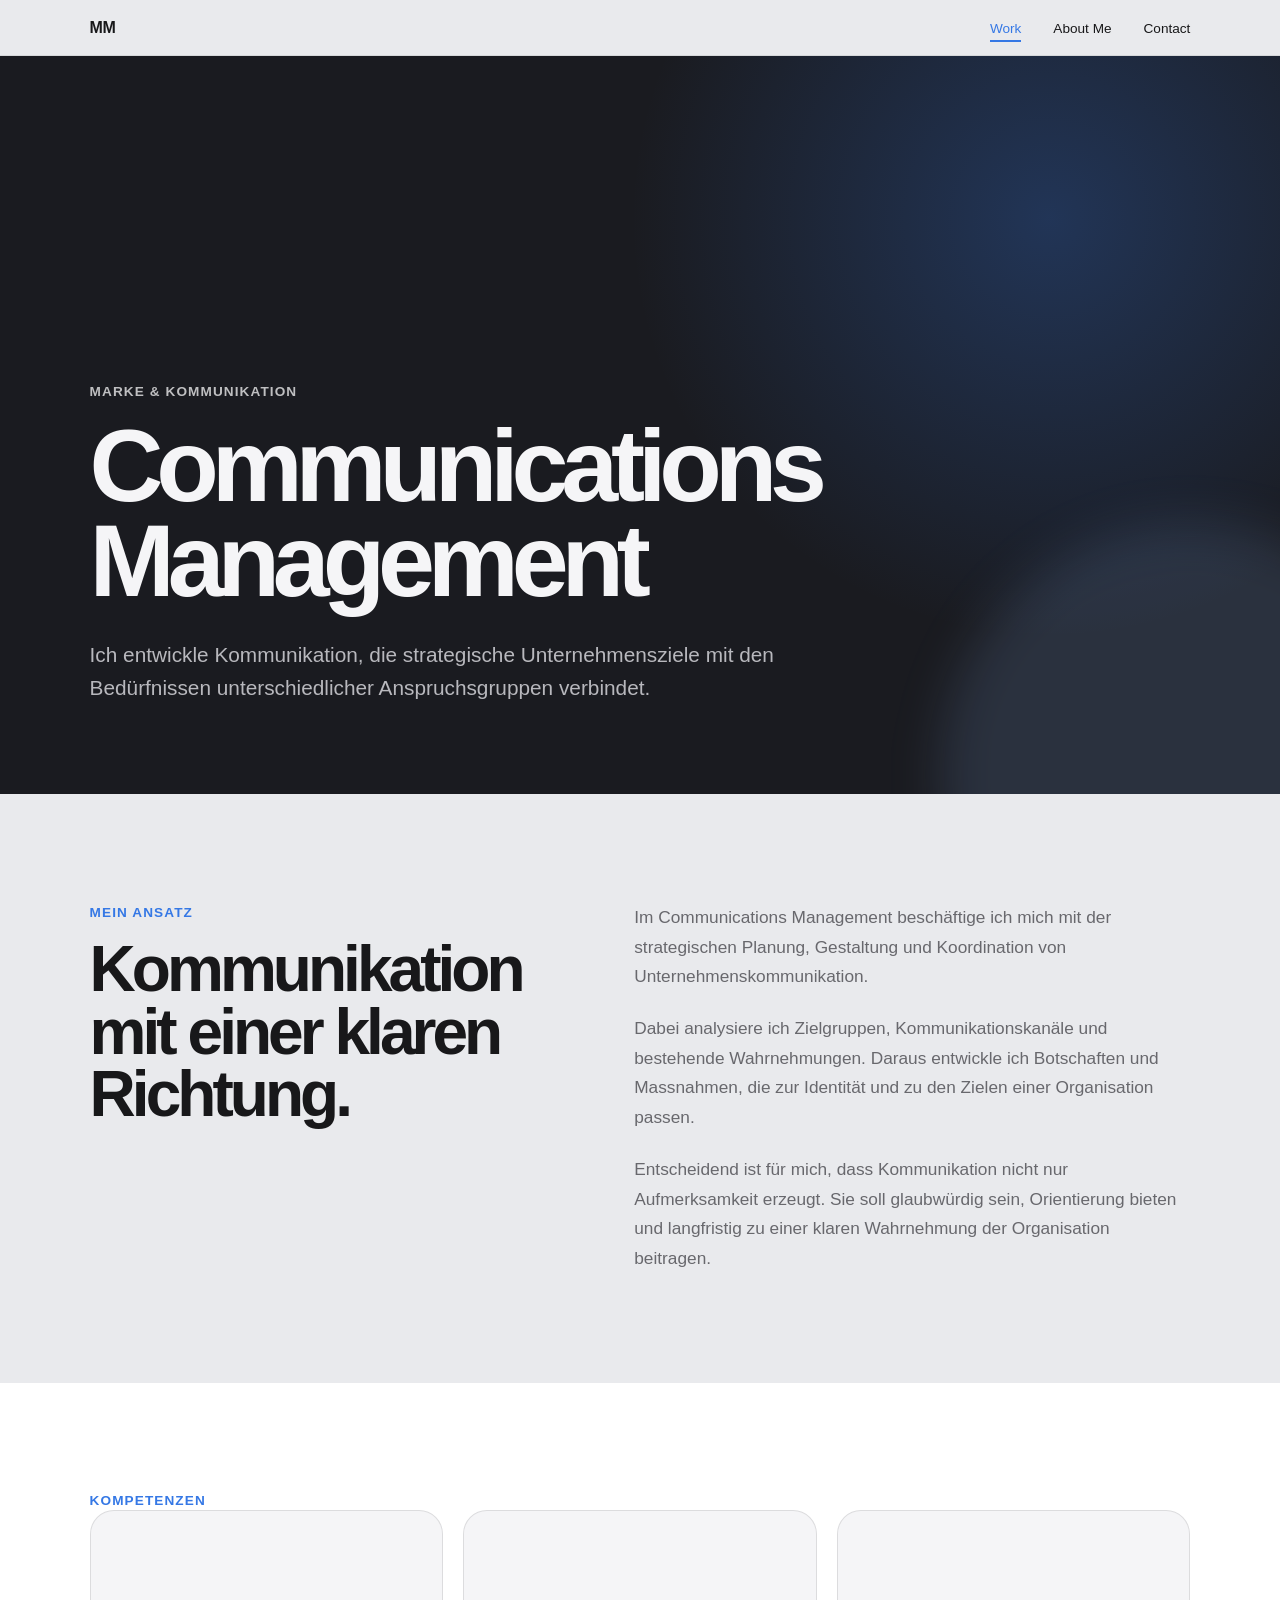
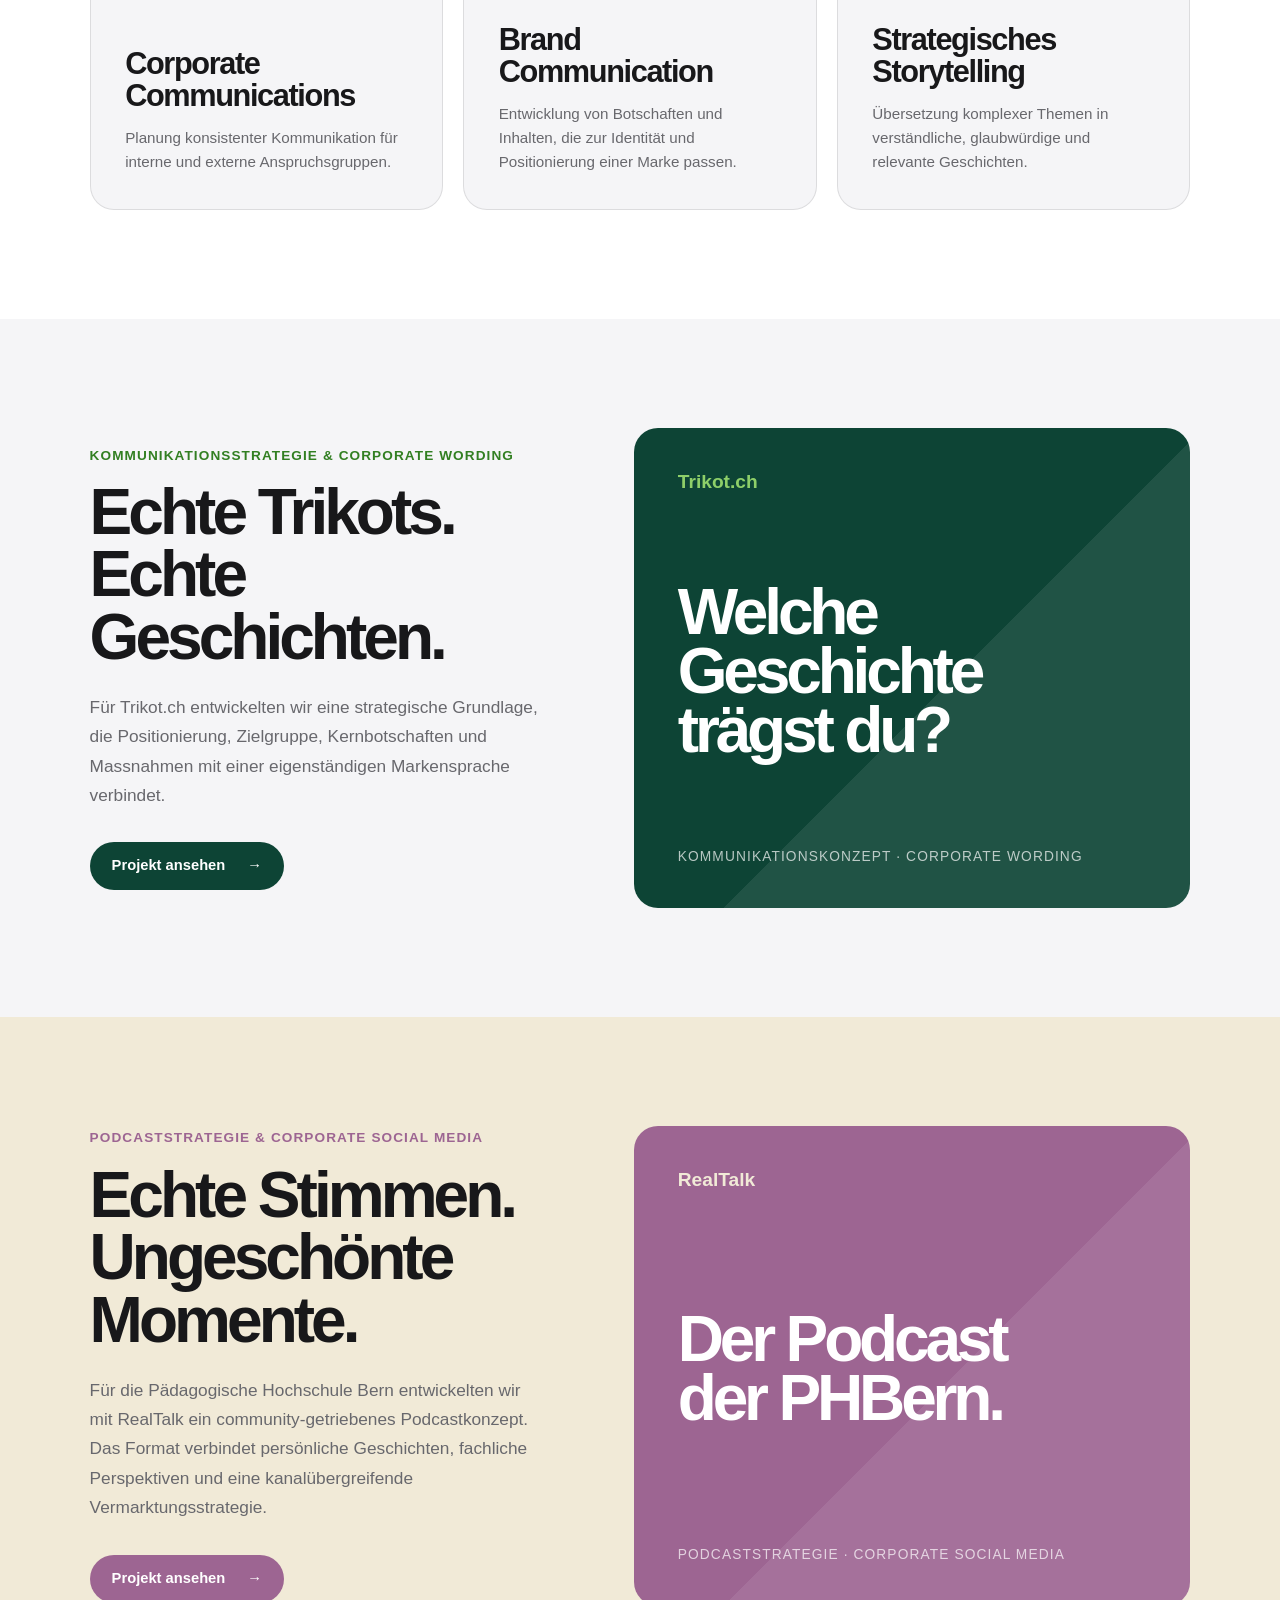
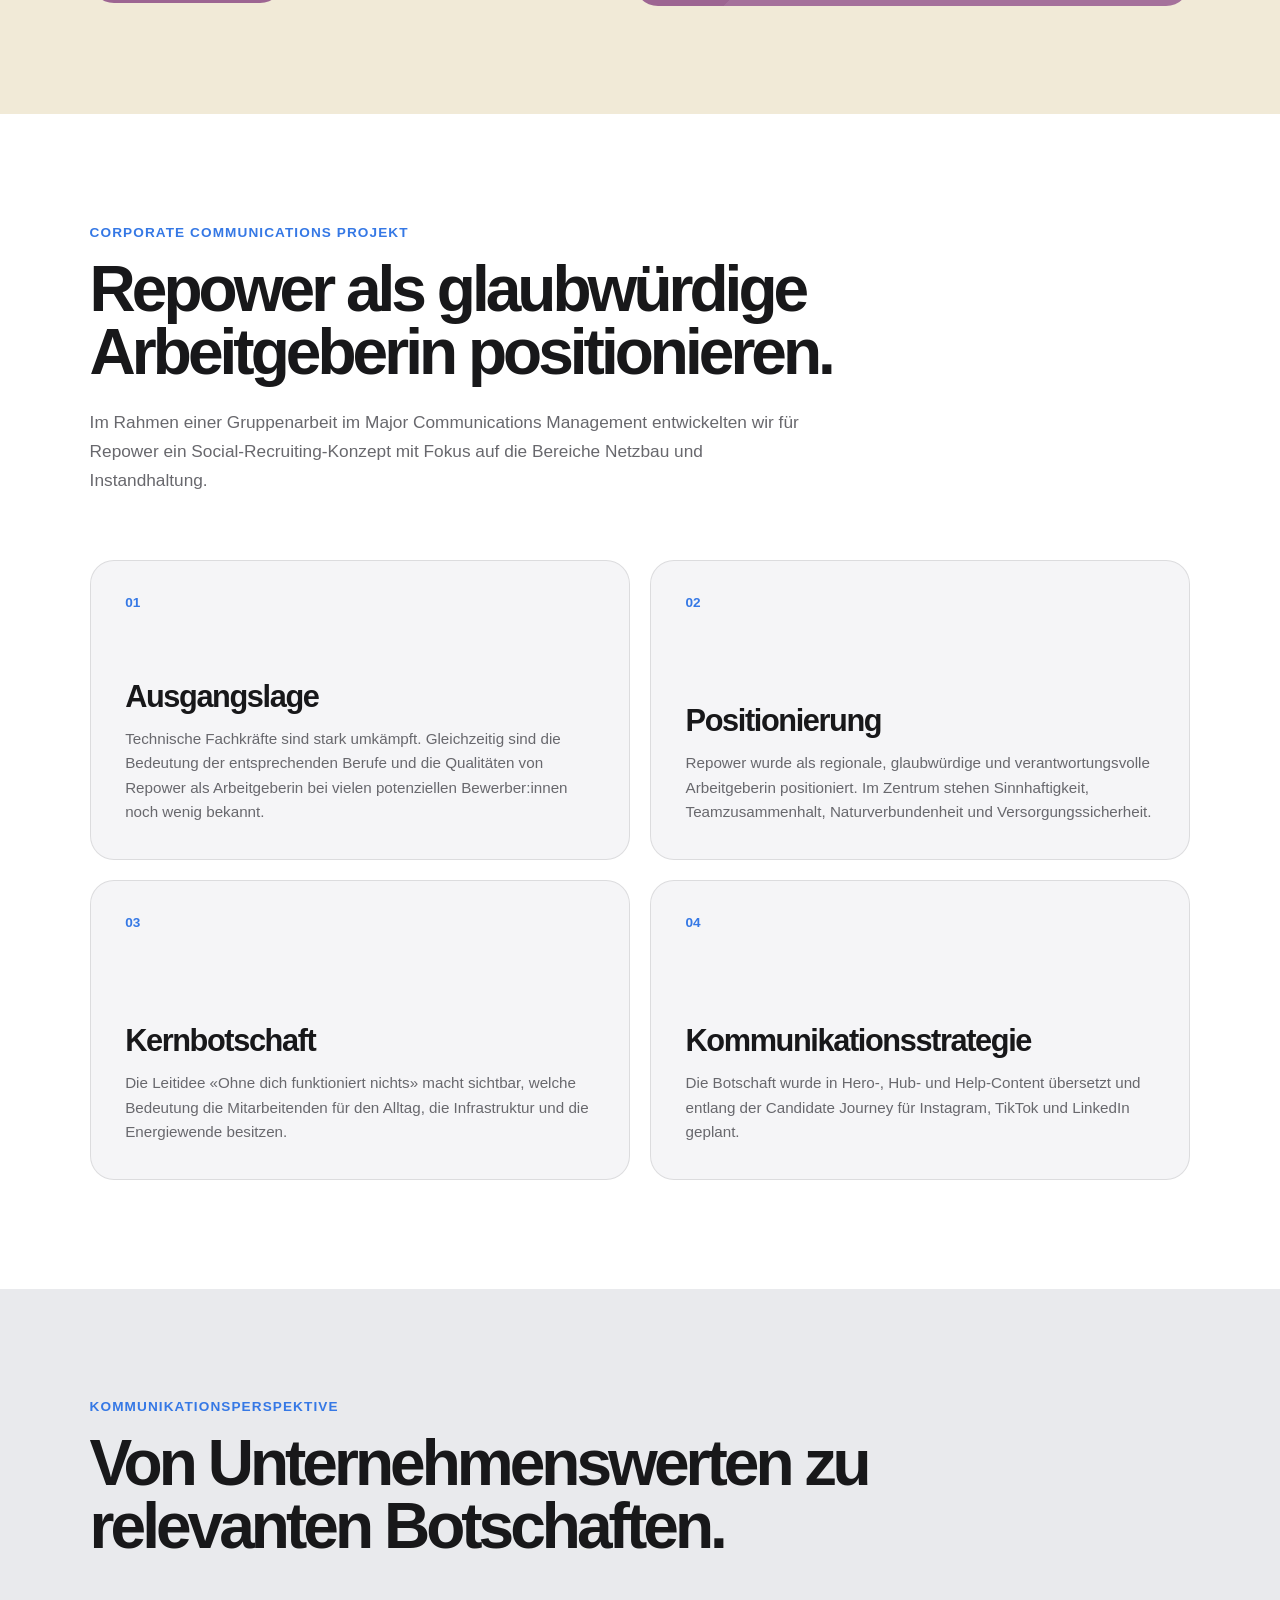
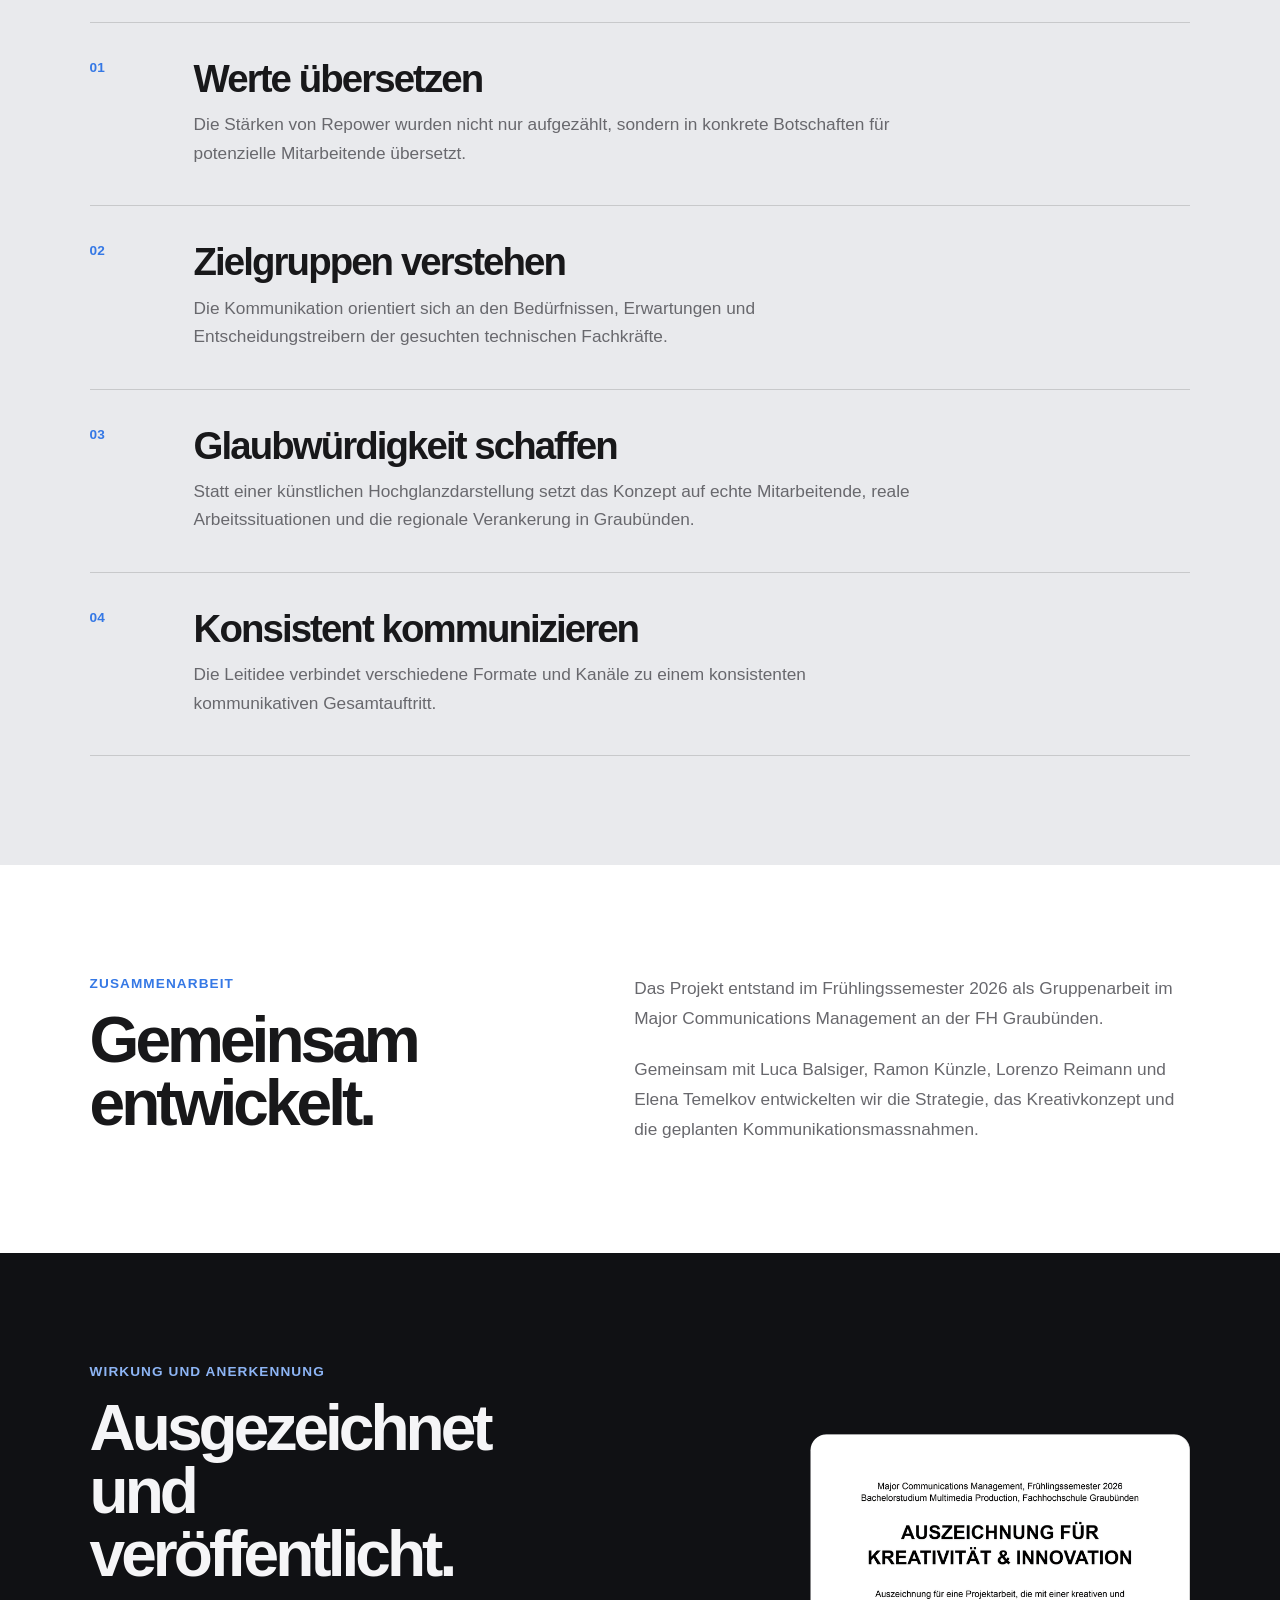
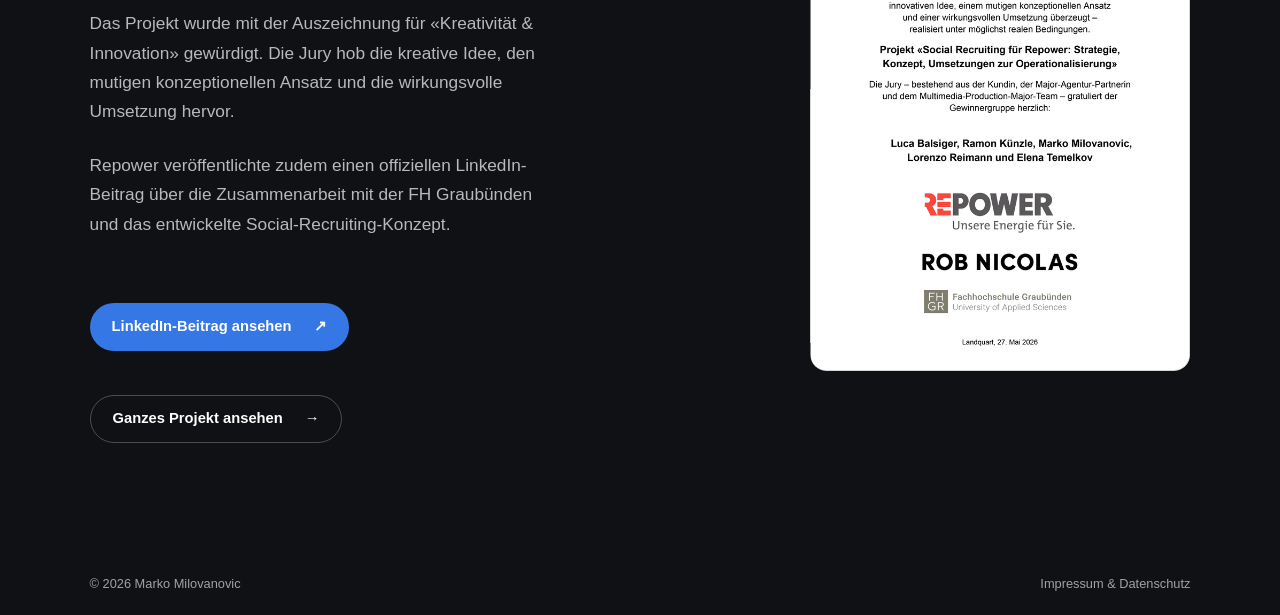
<file: communications.html>
<!DOCTYPE html>
<html lang="de">
<head>
  <meta charset="UTF-8" />
  <meta name="viewport" content="width=device-width, initial-scale=1.0" />
  <meta name="description" content="Projekte und Kompetenzen im Communications Management von Marko Milovanovic." />
  <title>Communications Management – Marko Milovanovic</title>
  <link rel="canonical" href="https://markomilovanovic.ch/communications.html" />
  <link rel="icon" type="image/svg+xml" href="favicon.svg?v=2" />
  <link rel="icon" type="image/png" sizes="32x32" href="favicon-32.png?v=2" />
  <link rel="apple-touch-icon" href="apple-touch-icon.png?v=2" />
  <meta name="theme-color" content="#101114" />
  <meta property="og:type" content="website" />
  <meta property="og:locale" content="de_CH" />
  <meta property="og:site_name" content="Marko Milovanovic" />
  <meta property="og:title" content="Communications Management – Marko Milovanovic" />
  <meta property="og:description" content="Projekte und Kompetenzen im Communications Management von Marko Milovanovic." />
  <meta property="og:url" content="https://markomilovanovic.ch/communications.html" />
  <meta name="twitter:card" content="summary" />
  <link rel="stylesheet" href="styles.css" />
  <script src="script.js" defer></script>
</head>

<body>
  <a class="skip-link" href="#main">Zum Inhalt springen</a>

  <!-- HEADER -->
  <header class="site-header">
    <a class="logo" href="index.html" aria-label="Zur Startseite">MM</a>
    <nav aria-label="Hauptnavigation">
      <ul>
        <li><a class="active" href="index.html#work">Work</a></li>
        <li><a href="about.html">About Me</a></li>
        <li><a href="contact.html">Contact</a></li>
      </ul>
    </nav>
  </header>

  <main id="main">
    <!-- HERO -->
    <section class="hero hero--communications">
      <div class="hero-content">
        <p class="hero-label">Marke &amp; Kommunikation</p>
        <h1>Communications Management</h1>
        <p class="hero-lead">Ich entwickle Kommunikation, die strategische Unternehmensziele mit den Bedürfnissen unterschiedlicher Anspruchsgruppen verbindet.</p>
      </div>
    </section>

    <!-- MEIN ANSATZ -->
    <section class="split bg-page">
      <div class="section-head">
        <p class="section-label">Mein Ansatz</p>
        <h2>Kommunikation mit einer klaren Richtung.</h2>
      </div>
      <div class="prose">
        <p>Im Communications Management beschäftige ich mich mit der strategischen Planung, Gestaltung und Koordination von Unternehmenskommunikation.</p>
        <p>Dabei analysiere ich Zielgruppen, Kommunikationskanäle und bestehende Wahrnehmungen. Daraus entwickle ich Botschaften und Massnahmen, die zur Identität und zu den Zielen einer Organisation passen.</p>
        <p>Entscheidend ist für mich, dass Kommunikation nicht nur Aufmerksamkeit erzeugt. Sie soll glaubwürdig sein, Orientierung bieten und langfristig zu einer klaren Wahrnehmung der Organisation beitragen.</p>
      </div>
    </section>

    <!-- KOMPETENZEN -->
    <section class="bg-white">
      <p class="section-label">Kompetenzen</p>
      <div class="card-grid card-grid--3 skills-grid">
        <article class="card">
          <h3>Corporate Communications</h3>
          <p>Planung konsistenter Kommunikation für interne und externe Anspruchsgruppen.</p>
        </article>
        <article class="card">
          <h3>Brand Communication</h3>
          <p>Entwicklung von Botschaften und Inhalten, die zur Identität und Positionierung einer Marke passen.</p>
        </article>
        <article class="card">
          <h3>Strategisches Storytelling</h3>
          <p>Übersetzung komplexer Themen in verständliche, glaubwürdige und relevante Geschichten.</p>
        </article>
      </div>
    </section>

    <!-- TRIKOT.CH PROJEKT -->
    <section class="split split--center teaser--trikot">
      <div class="section-head">
        <p class="section-label">Kommunikationsstrategie &amp; Corporate Wording</p>
        <h2>Echte Trikots. Echte Geschichten.</h2>
        <p>Für Trikot.ch entwickelten wir eine strategische Grundlage, die Positionierung, Zielgruppe, Kernbotschaften und Massnahmen mit einer eigenständigen Markensprache verbindet.</p>
        <a class="button" href="trikot.html">Projekt ansehen <span aria-hidden="true" class="arrow">→</span></a>
      </div>
      <div class="teaser-visual" aria-hidden="true"><span>Trikot.ch</span> <strong>Welche Geschichte<br /> trägst du?</strong> <small>Kommunikationskonzept · Corporate Wording</small></div>
    </section>

    <!-- REALTALK PROJEKT -->
    <section class="split split--center teaser--realtalk">
      <div class="section-head">
        <p class="section-label">Podcaststrategie &amp; Corporate Social Media</p>
        <h2>Echte Stimmen. Ungeschönte Momente.</h2>
        <p>Für die Pädagogische Hochschule Bern entwickelten wir mit RealTalk ein community-getriebenes Podcastkonzept. Das Format verbindet persönliche Geschichten, fachliche Perspektiven und eine kanalübergreifende Vermarktungsstrategie.</p>
        <a class="button" href="realtalk.html">Projekt ansehen <span aria-hidden="true" class="arrow">→</span></a>
      </div>
      <div class="teaser-visual" aria-hidden="true"><span>RealTalk</span> <strong>Der Podcast<br /> der PHBern.</strong> <small>Podcaststrategie · Corporate Social Media</small></div>
    </section>

    <!-- REPOWER PROJEKT -->
    <section class="bg-white">
      <div class="section-head">
        <p class="section-label">Corporate Communications Projekt</p>
        <h2>Repower als glaubwürdige Arbeitgeberin positionieren.</h2>
        <p>Im Rahmen einer Gruppenarbeit im Major Communications Management entwickelten wir für Repower ein Social-Recruiting-Konzept mit Fokus auf die Bereiche Netzbau und Instandhaltung.</p>
      </div>
      <div class="card-grid">
        <article class="card">
          <span class="card-number">01</span>
          <h3>Ausgangslage</h3>
          <p>Technische Fachkräfte sind stark umkämpft. Gleichzeitig sind die Bedeutung der entsprechenden Berufe und die Qualitäten von Repower als Arbeitgeberin bei vielen potenziellen Bewerber:innen noch wenig bekannt.</p>
        </article>
        <article class="card">
          <span class="card-number">02</span>
          <h3>Positionierung</h3>
          <p>Repower wurde als regionale, glaubwürdige und verantwortungsvolle Arbeitgeberin positioniert. Im Zentrum stehen Sinnhaftigkeit, Teamzusammenhalt, Naturverbundenheit und Versorgungssicherheit.</p>
        </article>
        <article class="card">
          <span class="card-number">03</span>
          <h3>Kernbotschaft</h3>
          <p>Die Leitidee «Ohne dich funktioniert nichts» macht sichtbar, welche Bedeutung die Mitarbeitenden für den Alltag, die Infrastruktur und die Energiewende besitzen.</p>
        </article>
        <article class="card">
          <span class="card-number">04</span>
          <h3>Kommunikations&shy;strategie</h3>
          <p>Die Botschaft wurde in Hero-, Hub- und Help-Content übersetzt und entlang der Candidate Journey für Instagram, TikTok und LinkedIn geplant.</p>
        </article>
      </div>
    </section>

    <!-- KOMMUNIKATIVE LEISTUNG -->
    <section class="bg-page">
      <div class="section-head">
        <p class="section-label">Kommunikationsperspektive</p>
        <h2>Von Unternehmens&shy;werten zu relevanten Botschaften.</h2>
      </div>
      <div>
        <article class="step">
          <span class="step-number">01</span>
          <div>
            <h3>Werte übersetzen</h3>
            <p>Die Stärken von Repower wurden nicht nur aufgezählt, sondern in konkrete Botschaften für potenzielle Mitarbeitende übersetzt.</p>
          </div>
        </article>
        <article class="step">
          <span class="step-number">02</span>
          <div>
            <h3>Zielgruppen verstehen</h3>
            <p>Die Kommunikation orientiert sich an den Bedürfnissen, Erwartungen und Entscheidungstreibern der gesuchten technischen Fachkräfte.</p>
          </div>
        </article>
        <article class="step">
          <span class="step-number">03</span>
          <div>
            <h3>Glaubwürdigkeit schaffen</h3>
            <p>Statt einer künstlichen Hochglanzdarstellung setzt das Konzept auf echte Mitarbeitende, reale Arbeitssituationen und die regionale Verankerung in Graubünden.</p>
          </div>
        </article>
        <article class="step">
          <span class="step-number">04</span>
          <div>
            <h3>Konsistent kommunizieren</h3>
            <p>Die Leitidee verbindet verschiedene Formate und Kanäle zu einem konsistenten kommunikativen Gesamtauftritt.</p>
          </div>
        </article>
      </div>
    </section>

    <!-- GRUPPENARBEIT -->
    <section class="split bg-white">
      <div class="section-head">
        <p class="section-label">Zusammenarbeit</p>
        <h2>Gemeinsam entwickelt.</h2>
      </div>
      <div class="prose">
        <p>Das Projekt entstand im Frühlingssemester 2026 als Gruppenarbeit im Major Communications Management an der FH Graubünden.</p>
        <p>Gemeinsam mit Luca Balsiger, Ramon Künzle, Lorenzo Reimann und Elena Temelkov entwickelten wir die Strategie, das Kreativkonzept und die geplanten Kommunikationsmassnahmen.</p>
      </div>
    </section>

    <!-- AUSZEICHNUNG UND LINKEDIN -->
    <section class="split split--center bg-dark">
      <div class="section-head">
        <p class="section-label">Wirkung und Anerkennung</p>
        <h2>Ausgezeichnet und veröffentlicht.</h2>
        <p>Das Projekt wurde mit der Auszeichnung für «Kreativität &amp; Innovation» gewürdigt. Die Jury hob die kreative Idee, den mutigen konzeptionellen Ansatz und die wirkungsvolle Umsetzung hervor.</p>
        <p>Repower veröffentlichte zudem einen offiziellen LinkedIn-Beitrag über die Zusammenarbeit mit der FH Graubünden und das entwickelte Social-Recruiting-Konzept.</p>
        <div class="button-row"><a class="button" href="https://www.linkedin.com/posts/repower_fhgr-x-repower-social-recruiting-konzept-ugcPost-7472542404034691074-FrKi?utm_source=share&amp;utm_medium=member_desktop&amp;rcm=ACoAAEkCxL4Bf31RHt0eAIUe63hkNNmcN3xeVgM" target="_blank" rel="noopener noreferrer">LinkedIn-Beitrag ansehen <span aria-hidden="true" class="arrow">↗</span></a> <a class="button button--outline" href="repower.html">Ganzes Projekt ansehen <span aria-hidden="true" class="arrow">→</span></a></div>
      </div>
      <div class="award">
        <img src="images/repower-award.png" alt="Auszeichnung für Kreativität und Innovation für das Repower-Projekt" loading="lazy" decoding="async" width="707" height="1000" />
        <div class="award-caption"><span>Auszeichnung für Kreativität &amp; Innovation</span></div>
      </div>
    </section>
  </main>

  <!-- FOOTER -->
  <footer class="site-footer">
    <div class="footer-inner"><span>© 2026 Marko Milovanovic</span> <a href="legal.html">Impressum &amp; Datenschutz</a></div>
  </footer>
</body>
</html>
</file>
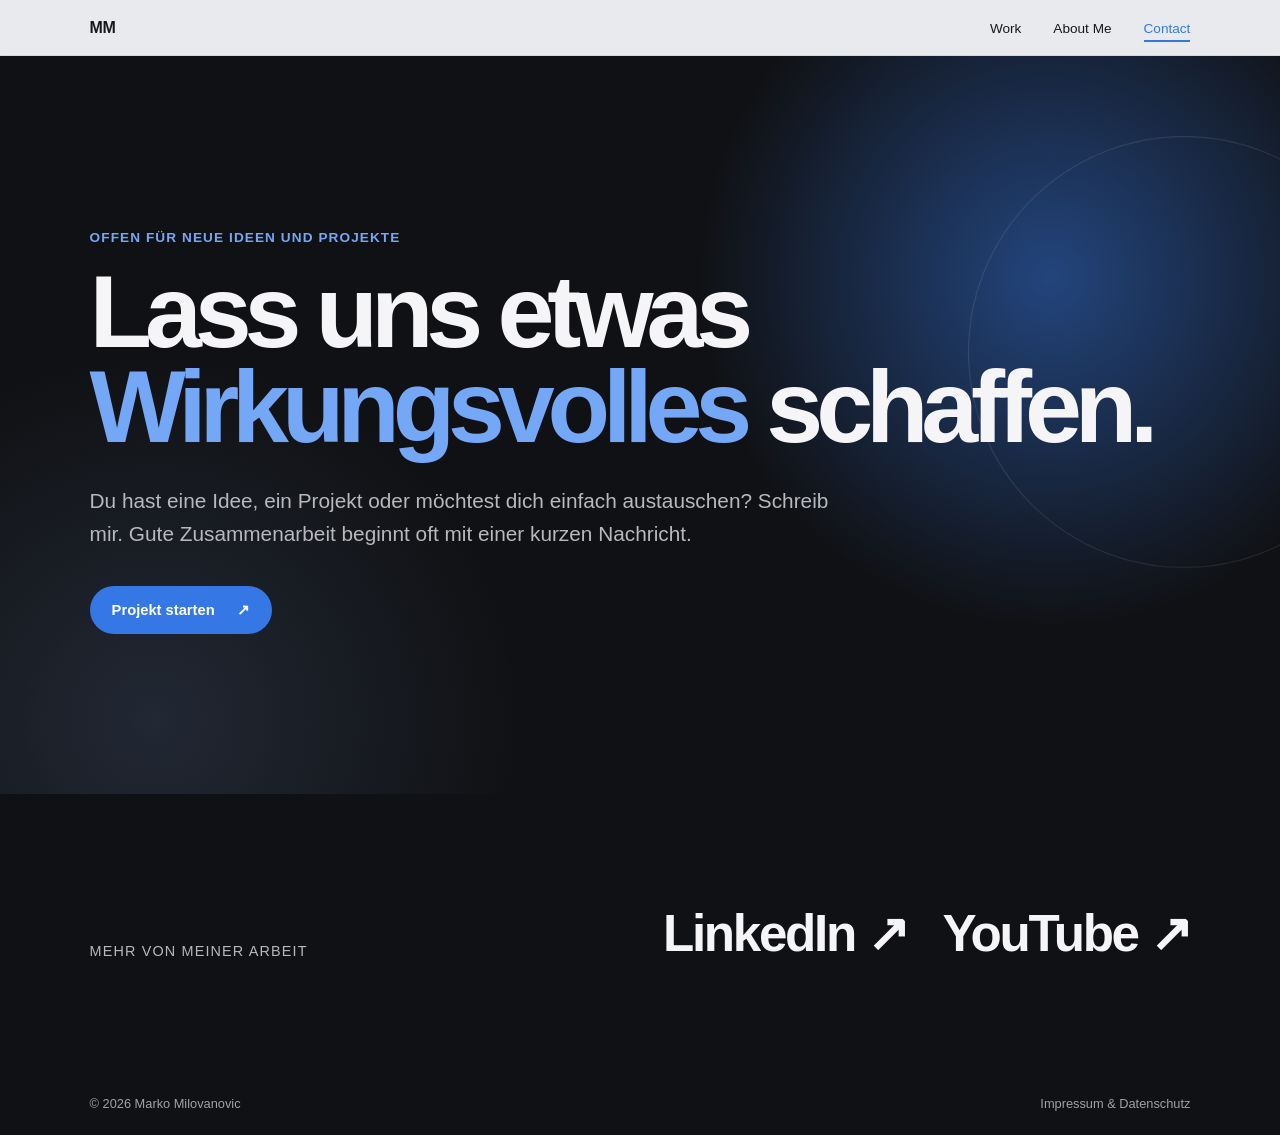
<file: contact.html>
<!DOCTYPE html>
<html lang="de">
<head>
  <meta charset="UTF-8" />
  <meta name="viewport" content="width=device-width, initial-scale=1.0" />
  <meta name="description" content="Kontakt mit Marko Milovanovic für Projekte in Marketing, Kommunikation und Content." />
  <title>Kontakt – Marko Milovanovic</title>
  <link rel="canonical" href="https://markomilovanovic.ch/contact.html" />
  <link rel="icon" type="image/svg+xml" href="favicon.svg?v=2" />
  <link rel="icon" type="image/png" sizes="32x32" href="favicon-32.png?v=2" />
  <link rel="apple-touch-icon" href="apple-touch-icon.png?v=2" />
  <meta name="theme-color" content="#101114" />
  <meta property="og:type" content="website" />
  <meta property="og:locale" content="de_CH" />
  <meta property="og:site_name" content="Marko Milovanovic" />
  <meta property="og:title" content="Kontakt – Marko Milovanovic" />
  <meta property="og:description" content="Kontakt mit Marko Milovanovic für Projekte in Marketing, Kommunikation und Content." />
  <meta property="og:url" content="https://markomilovanovic.ch/contact.html" />
  <meta name="twitter:card" content="summary" />
  <link rel="stylesheet" href="styles.css" />
  <script src="script.js" defer></script>
</head>

<body>
  <a class="skip-link" href="#main">Zum Inhalt springen</a>

  <!-- HEADER -->
  <header class="site-header">
    <a class="logo" href="index.html" aria-label="Zur Startseite">MM</a>
    <nav aria-label="Hauptnavigation">
      <ul>
        <li><a href="index.html#work">Work</a></li>
        <li><a href="about.html">About Me</a></li>
        <li><a class="active" href="contact.html" aria-current="page">Contact</a></li>
      </ul>
    </nav>
  </header>

  <!-- HAUPTINHALT -->
  <main id="main">
    <!-- KONTAKT HERO -->
    <section class="hero hero--contact">
      <div class="hero-content">
        <p class="hero-label">Offen für neue Ideen und Projekte</p>
        <h1>Lass uns etwas<br /> <span>Wirkungsvolles</span> schaffen.</h1>
        <p class="hero-lead">Du hast eine Idee, ein Projekt oder möchtest dich einfach austauschen? Schreib mir. Gute Zusammenarbeit beginnt oft mit einer kurzen Nachricht.</p>
        <a class="button" href="mailto:markomilovanovic.wp@gmail.com"><span>Projekt starten</span> <span aria-hidden="true" class="arrow">↗</span></a>
      </div>
    </section>

    <!-- SOCIAL MEDIA -->
    <section class="contact-socials bg-dark">
      <p>Mehr von meiner Arbeit</p>
      <div class="contact-links"><a href="https://www.linkedin.com/in/marko-milovanovic-8522802a2" target="_blank" rel="noopener noreferrer">LinkedIn <span aria-hidden="true" class="arrow">↗</span></a> <a href="https://www.youtube.com/@markomilovanovicc" target="_blank" rel="noopener noreferrer">YouTube <span aria-hidden="true" class="arrow">↗</span></a></div>
    </section>
  </main>

  <!-- FOOTER -->
  <footer class="site-footer">
    <div class="footer-inner"><span>© 2026 Marko Milovanovic</span> <a href="legal.html">Impressum &amp; Datenschutz</a></div>
  </footer>
</body>
</html>
</file>
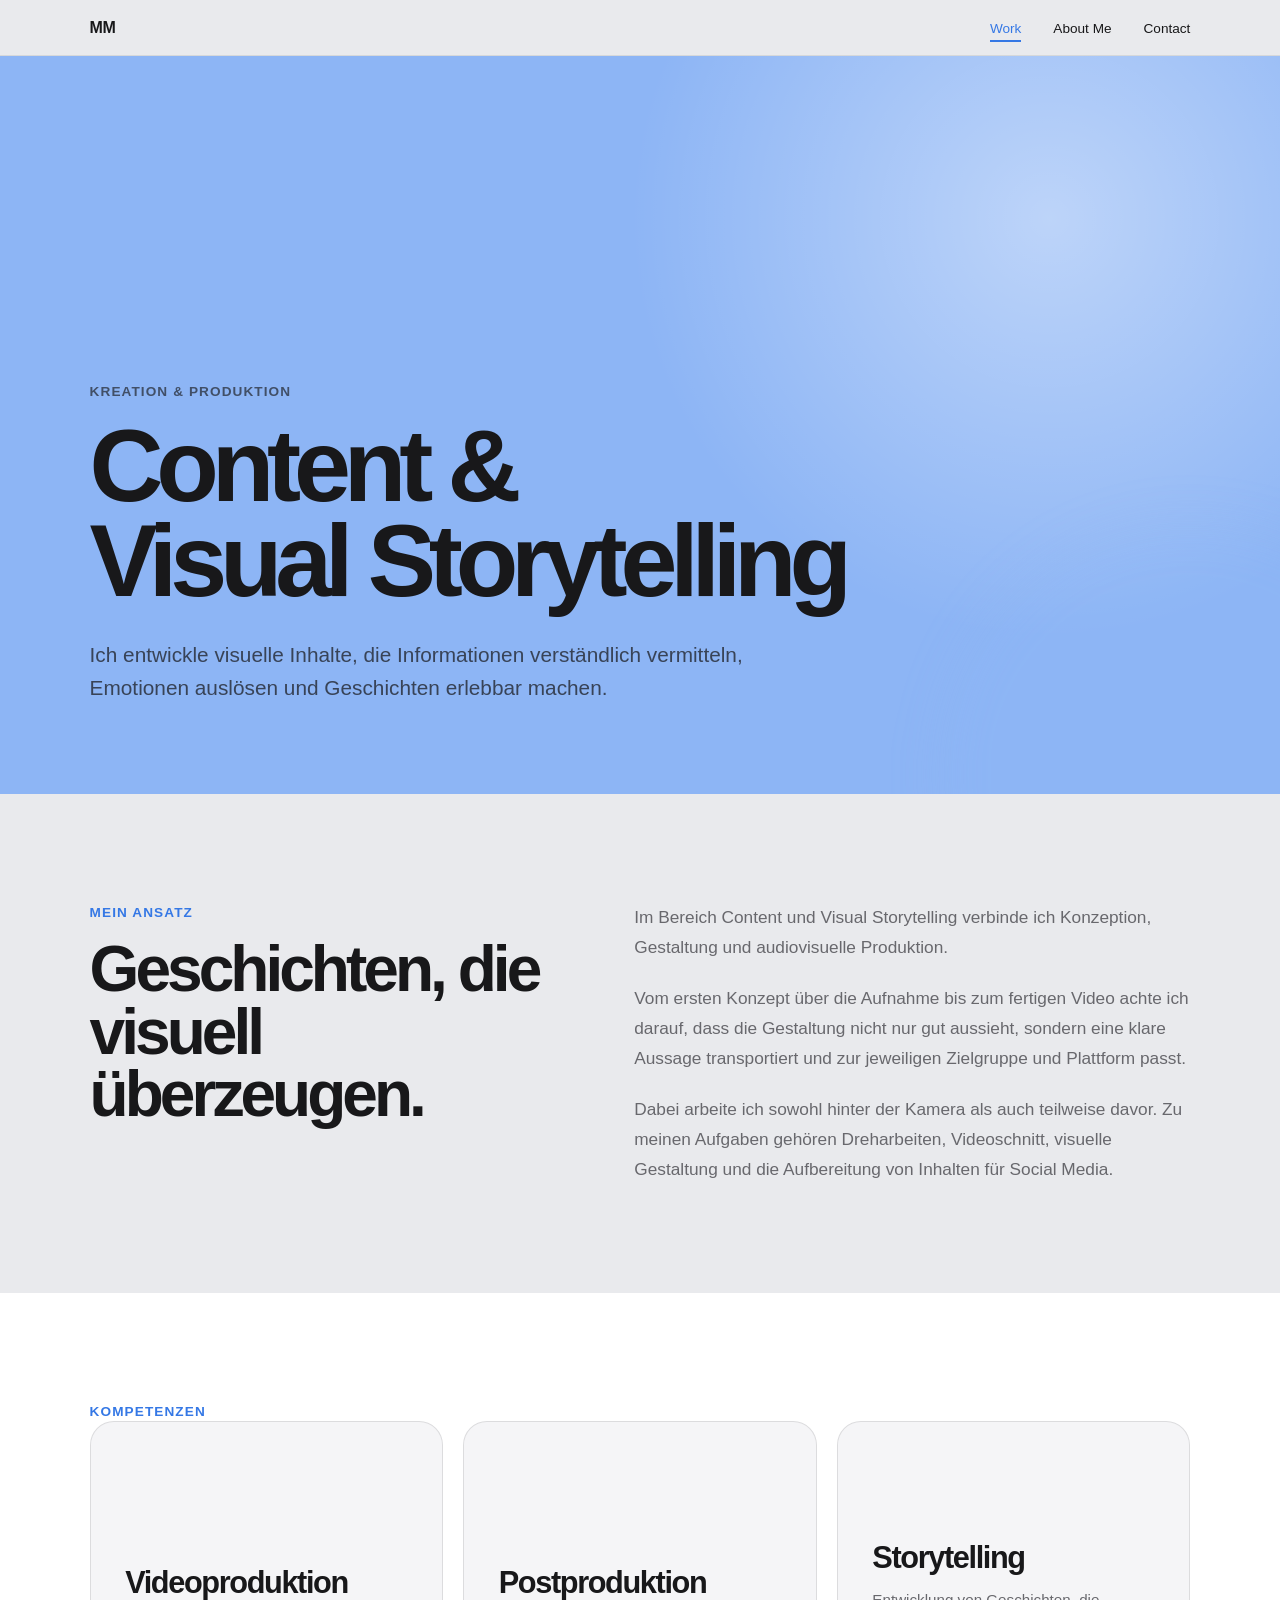
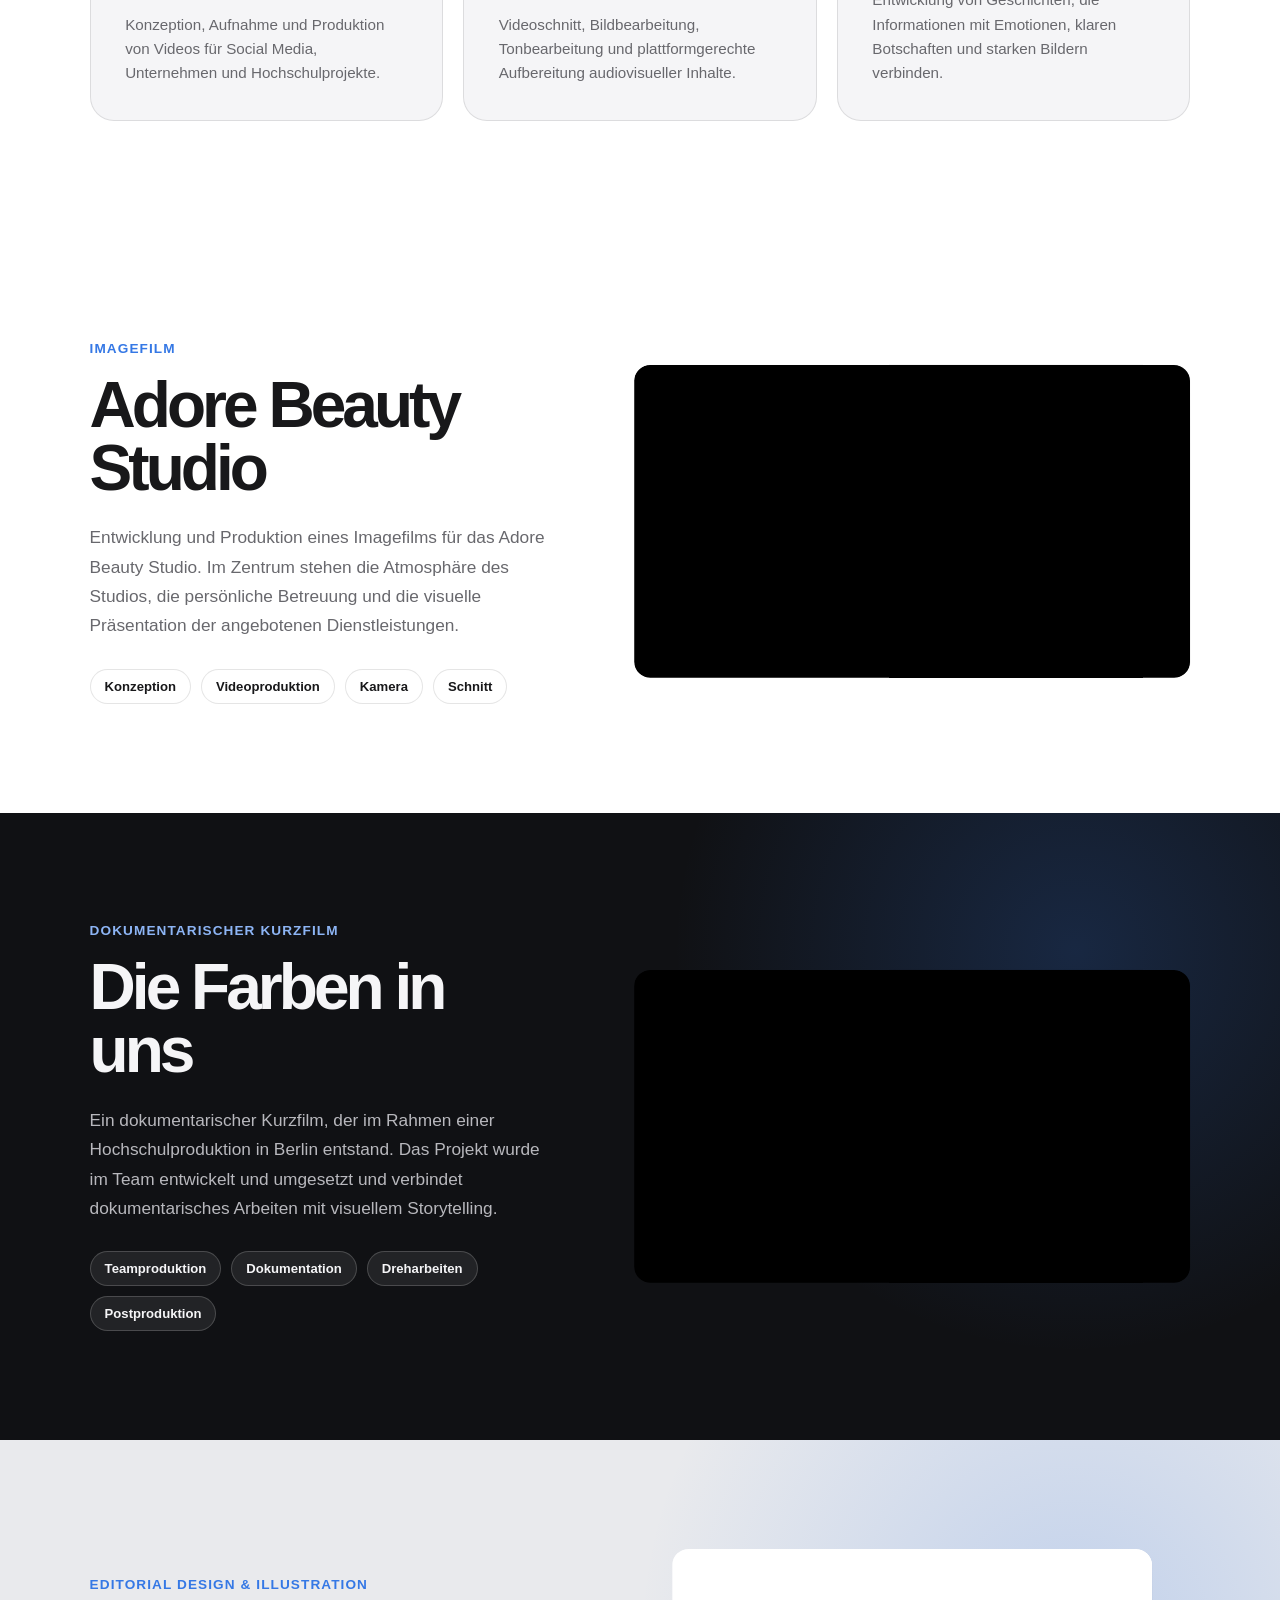
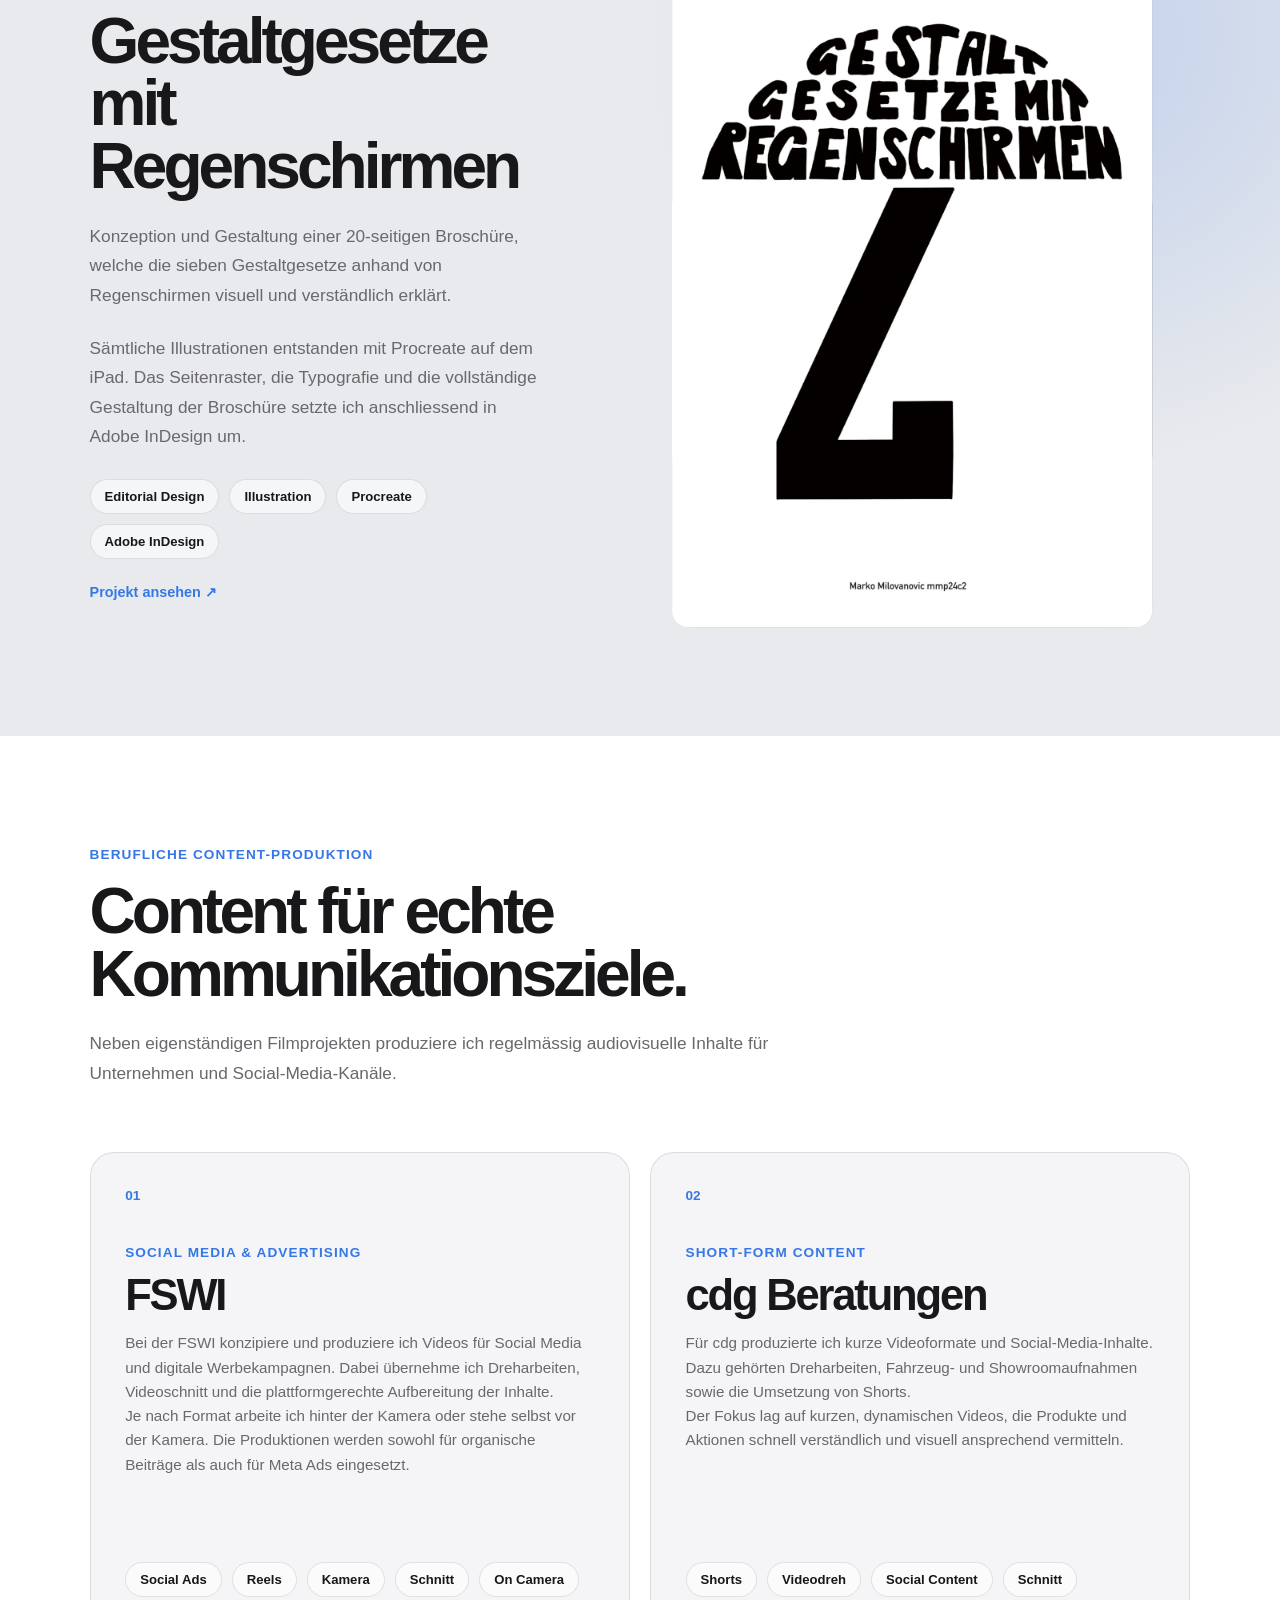
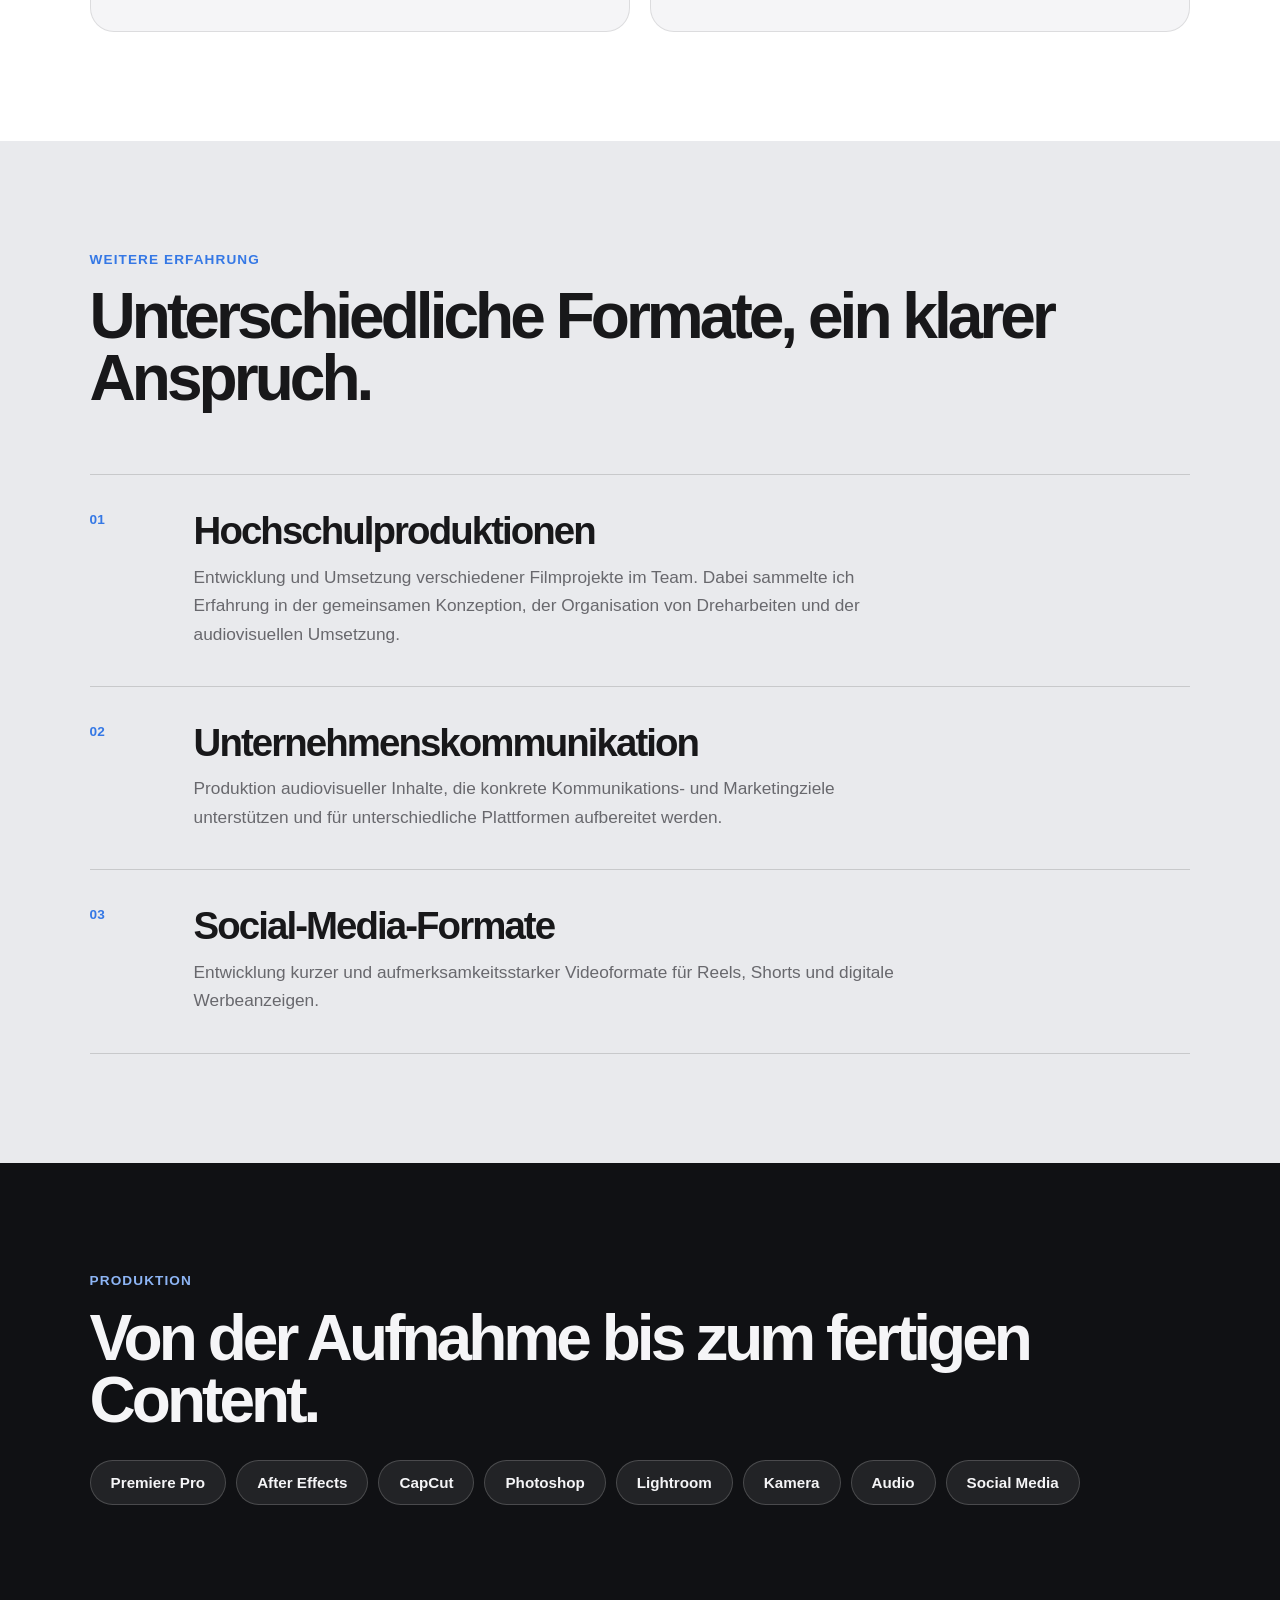
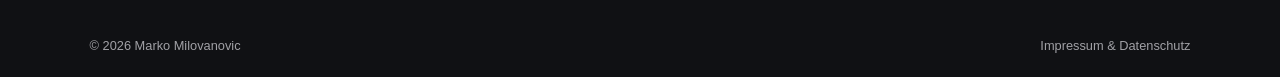
<file: content.html>
<!DOCTYPE html>
<html lang="de">
<head>
  <meta charset="UTF-8" />
  <meta name="viewport" content="width=device-width, initial-scale=1.0" />
  <meta name="description" content="Video-, Content- und Visual-Storytelling-Projekte von Marko Milovanovic." />
  <title>Content &amp; Visual Storytelling – Marko Milovanovic</title>
  <link rel="canonical" href="https://markomilovanovic.ch/content.html" />
  <link rel="icon" type="image/svg+xml" href="favicon.svg?v=2" />
  <link rel="icon" type="image/png" sizes="32x32" href="favicon-32.png?v=2" />
  <link rel="apple-touch-icon" href="apple-touch-icon.png?v=2" />
  <meta name="theme-color" content="#101114" />
  <meta property="og:type" content="website" />
  <meta property="og:locale" content="de_CH" />
  <meta property="og:site_name" content="Marko Milovanovic" />
  <meta property="og:title" content="Content &amp; Visual Storytelling – Marko Milovanovic" />
  <meta property="og:description" content="Video-, Content- und Visual-Storytelling-Projekte von Marko Milovanovic." />
  <meta property="og:url" content="https://markomilovanovic.ch/content.html" />
  <meta name="twitter:card" content="summary" />
  <link rel="stylesheet" href="styles.css" />
  <script src="script.js" defer></script>
</head>

<body>
  <a class="skip-link" href="#main">Zum Inhalt springen</a>

  <!-- HEADER -->
  <header class="site-header">
    <a class="logo" href="index.html" aria-label="Zur Startseite">MM</a>
    <nav aria-label="Hauptnavigation">
      <ul>
        <li><a class="active" href="index.html#work">Work</a></li>
        <li><a href="about.html">About Me</a></li>
        <li><a href="contact.html">Contact</a></li>
      </ul>
    </nav>
  </header>

  <main id="main">
    <!-- HERO -->
    <section class="hero hero--content">
      <div class="hero-content">
        <p class="hero-label">Kreation &amp; Produktion</p>
        <h1>Content &amp;<br /> Visual Storytelling</h1>
        <p class="hero-lead">Ich entwickle visuelle Inhalte, die Informationen verständlich vermitteln, Emotionen auslösen und Geschichten erlebbar machen.</p>
      </div>
    </section>

    <!-- MEIN ANSATZ -->
    <section class="split bg-page">
      <div class="section-head">
        <p class="section-label">Mein Ansatz</p>
        <h2>Geschichten, die visuell überzeugen.</h2>
      </div>
      <div class="prose">
        <p>Im Bereich Content und Visual Storytelling verbinde ich Konzeption, Gestaltung und audiovisuelle Produktion.</p>
        <p>Vom ersten Konzept über die Aufnahme bis zum fertigen Video achte ich darauf, dass die Gestaltung nicht nur gut aussieht, sondern eine klare Aussage transportiert und zur jeweiligen Zielgruppe und Plattform passt.</p>
        <p>Dabei arbeite ich sowohl hinter der Kamera als auch teilweise davor. Zu meinen Aufgaben gehören Dreharbeiten, Videoschnitt, visuelle Gestaltung und die Aufbereitung von Inhalten für Social Media.</p>
      </div>
    </section>

    <!-- KOMPETENZEN -->
    <section class="bg-white">
      <p class="section-label">Kompetenzen</p>
      <div class="card-grid card-grid--3 skills-grid">
        <article class="card">
          <h3>Videoproduktion</h3>
          <p>Konzeption, Aufnahme und Produktion von Videos für Social Media, Unternehmen und Hochschulprojekte.</p>
        </article>
        <article class="card">
          <h3>Postproduktion</h3>
          <p>Videoschnitt, Bildbearbeitung, Tonbearbeitung und plattformgerechte Aufbereitung audiovisueller Inhalte.</p>
        </article>
        <article class="card">
          <h3>Storytelling</h3>
          <p>Entwicklung von Geschichten, die Informationen mit Emotionen, klaren Botschaften und starken Bildern verbinden.</p>
        </article>
      </div>
    </section>

    <!-- ADORE BEAUTY STUDIO -->
    <section class="split split--center bg-white">
      <div class="section-head">
        <p class="section-label">Imagefilm</p>
        <h2>Adore Beauty Studio</h2>
        <p>Entwicklung und Produktion eines Imagefilms für das Adore Beauty Studio. Im Zentrum stehen die Atmosphäre des Studios, die persönliche Betreuung und die visuelle Präsentation der angebotenen Dienstleistungen.</p>
        <div class="tag-list"><span class="tag">Konzeption</span> <span class="tag">Videoproduktion</span> <span class="tag">Kamera</span> <span class="tag">Schnitt</span></div>
      </div>
      <div class="video-frame">
        <iframe src="https://www.youtube-nocookie.com/embed/TEnS-X7Ow3M" title="Imagefilm Adore Beauty Studio" loading="lazy" allow="accelerometer; autoplay; clipboard-write; encrypted-media; gyroscope; picture-in-picture; web-share" allowfullscreen=""></iframe>
      </div>
    </section>

    <!-- DIE FARBEN IN UNS -->
    <section class="split split--center bg-dark bg-glow">
      <div class="section-head">
        <p class="section-label">Dokumentarischer Kurzfilm</p>
        <h2>Die Farben in uns</h2>
        <p>Ein dokumentarischer Kurzfilm, der im Rahmen einer Hochschulproduktion in Berlin entstand. Das Projekt wurde im Team entwickelt und umgesetzt und verbindet dokumentarisches Arbeiten mit visuellem Storytelling.</p>
        <div class="tag-list"><span class="tag">Teamproduktion</span> <span class="tag">Dokumentation</span> <span class="tag">Dreharbeiten</span> <span class="tag">Postproduktion</span></div>
      </div>
      <div class="video-frame">
        <iframe src="https://www.youtube-nocookie.com/embed/Jcombrh0QEU" title="Die Farben in uns – Dokumentarischer Kurzfilm" loading="lazy" allow="accelerometer; autoplay; clipboard-write; encrypted-media; gyroscope; picture-in-picture; web-share" allowfullscreen=""></iframe>
      </div>
    </section>

    <!-- GESTALTGESETZE BROSCHÜRE -->
    <!-- GESTALTGESETZE BROSCHÜRE -->
    <section class="split split--center bg-page bg-glow">
      <div class="section-head">
        <p class="section-label">Editorial Design &amp; Illustration</p>
        <h2>Gestaltgesetze mit Regenschirmen</h2>
        <p>Konzeption und Gestaltung einer 20-seitigen Broschüre, welche die sieben Gestaltgesetze anhand von Regenschirmen visuell und verständlich erklärt.</p>
        <p>Sämtliche Illustrationen entstanden mit Procreate auf dem iPad. Das Seitenraster, die Typografie und die vollständige Gestaltung der Broschüre setzte ich anschliessend in Adobe InDesign um.</p>
        <div class="tag-list"><span class="tag">Editorial Design</span> <span class="tag">Illustration</span> <span class="tag">Procreate</span> <span class="tag">Adobe InDesign</span></div>
        <a class="card-link" href="broschuere.html">Projekt ansehen ↗</a>
      </div>
      <a class="brochure-preview" href="broschuere.html" aria-label="Broschüre Gestaltgesetze mit Regenschirmen ansehen"><img src="broschuere-seiten/seite-01.webp" alt="Titelseite der Broschüre Gestaltgesetze mit Regenschirmen" loading="lazy" decoding="async" width="1200" height="1696" /> <span class="brochure-preview-hint">Broschüre entdecken ↗</span></a>
    </section>

    <!-- BERUFLICHE PRODUKTION -->
    <section class="bg-white">
      <div class="section-head">
        <p class="section-label">Berufliche Content-Produktion</p>
        <h2>Content für echte Kommunikations&shy;ziele.</h2>
        <p>Neben eigenständigen Filmprojekten produziere ich regelmässig audiovisuelle Inhalte für Unternehmen und Social-Media-Kanäle.</p>
      </div>
      <div class="card-grid">
        <article class="card card--xl card--top">
          <span class="card-number">01</span>
          <p class="card-label">Social Media &amp; Advertising</p>
          <h3>FSWI</h3>
          <p>Bei der FSWI konzipiere und produziere ich Videos für Social Media und digitale Werbekampagnen. Dabei übernehme ich Dreharbeiten, Videoschnitt und die plattformgerechte Aufbereitung der Inhalte.</p>
          <p>Je nach Format arbeite ich hinter der Kamera oder stehe selbst vor der Kamera. Die Produktionen werden sowohl für organische Beiträge als auch für Meta Ads eingesetzt.</p>
          <div class="tag-list"><span class="tag">Social Ads</span> <span class="tag">Reels</span> <span class="tag">Kamera</span> <span class="tag">Schnitt</span> <span class="tag">On Camera</span></div>
        </article>
        <article class="card card--xl card--top">
          <span class="card-number">02</span>
          <p class="card-label">Short-Form Content</p>
          <h3>cdg Beratungen</h3>
          <p>Für cdg produzierte ich kurze Videoformate und Social-Media-Inhalte. Dazu gehörten Dreharbeiten, Fahrzeug- und Showroomaufnahmen sowie die Umsetzung von Shorts.</p>
          <p>Der Fokus lag auf kurzen, dynamischen Videos, die Produkte und Aktionen schnell verständlich und visuell ansprechend vermitteln.</p>
          <div class="tag-list"><span class="tag">Shorts</span> <span class="tag">Videodreh</span> <span class="tag">Social Content</span> <span class="tag">Schnitt</span></div>
        </article>
      </div>
    </section>

    <!-- WEITERE PRODUKTIONEN -->
    <section class="bg-page">
      <div class="section-head">
        <p class="section-label">Weitere Erfahrung</p>
        <h2>Unterschiedliche Formate, ein klarer Anspruch.</h2>
      </div>
      <div>
        <article class="step">
          <span class="step-number">01</span>
          <div>
            <h3>Hochschul&shy;produktionen</h3>
            <p>Entwicklung und Umsetzung verschiedener Filmprojekte im Team. Dabei sammelte ich Erfahrung in der gemeinsamen Konzeption, der Organisation von Dreharbeiten und der audiovisuellen Umsetzung.</p>
          </div>
        </article>
        <article class="step">
          <span class="step-number">02</span>
          <div>
            <h3>Unternehmens&shy;kommunikation</h3>
            <p>Produktion audiovisueller Inhalte, die konkrete Kommunikations- und Marketingziele unterstützen und für unterschiedliche Plattformen aufbereitet werden.</p>
          </div>
        </article>
        <article class="step">
          <span class="step-number">03</span>
          <div>
            <h3>Social-Media-Formate</h3>
            <p>Entwicklung kurzer und aufmerksamkeitsstarker Videoformate für Reels, Shorts und digitale Werbeanzeigen.</p>
          </div>
        </article>
      </div>
    </section>

    <!-- TOOLS -->
    <section class="bg-dark">
      <p class="section-label">Produktion</p>
      <h2>Von der Aufnahme bis zum fertigen Content.</h2>
      <div class="tag-list"><span class="tag tag--large">Premiere Pro</span> <span class="tag tag--large">After Effects</span> <span class="tag tag--large">CapCut</span> <span class="tag tag--large">Photoshop</span> <span class="tag tag--large">Lightroom</span> <span class="tag tag--large">Kamera</span> <span class="tag tag--large">Audio</span> <span class="tag tag--large">Social Media</span></div>
    </section>
  </main>

  <!-- FOOTER -->
  <footer class="site-footer">
    <div class="footer-inner"><span>© 2026 Marko Milovanovic</span> <a href="legal.html">Impressum &amp; Datenschutz</a></div>
  </footer>
</body>
</html>
</file>
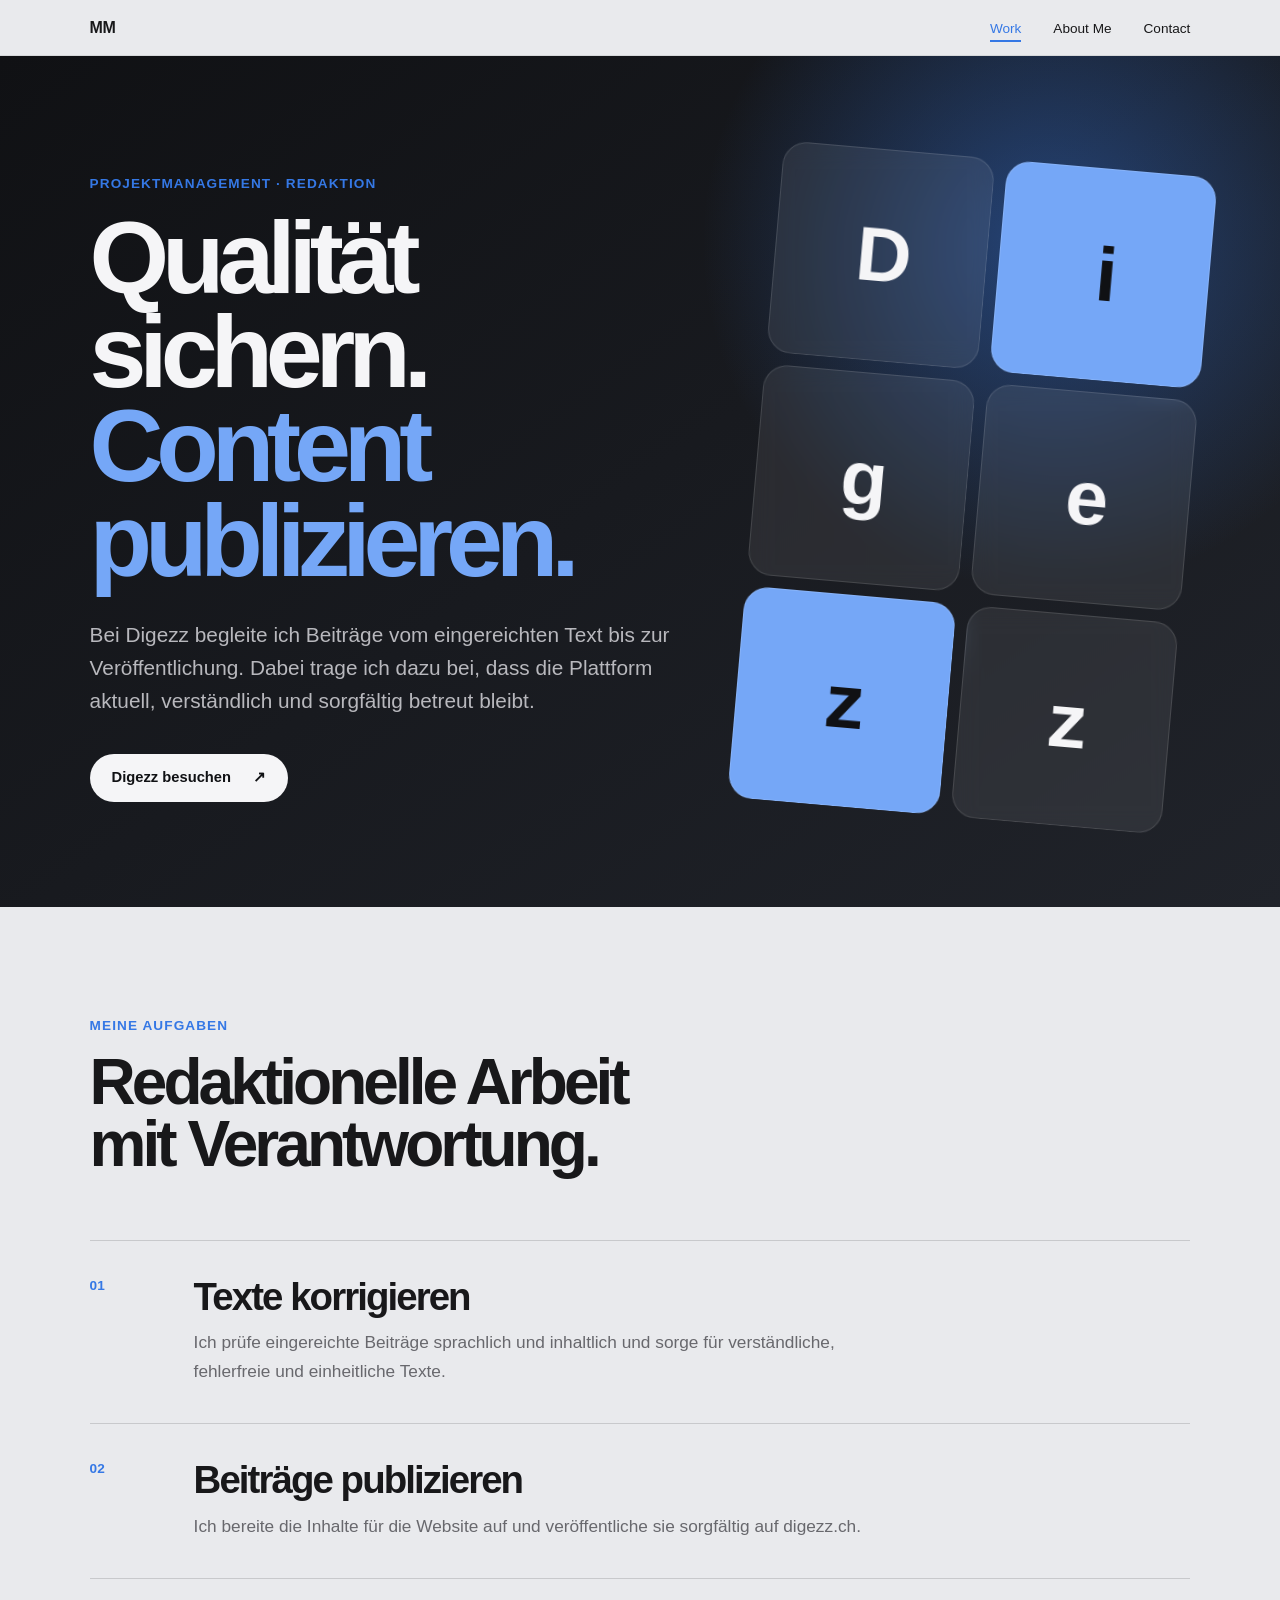
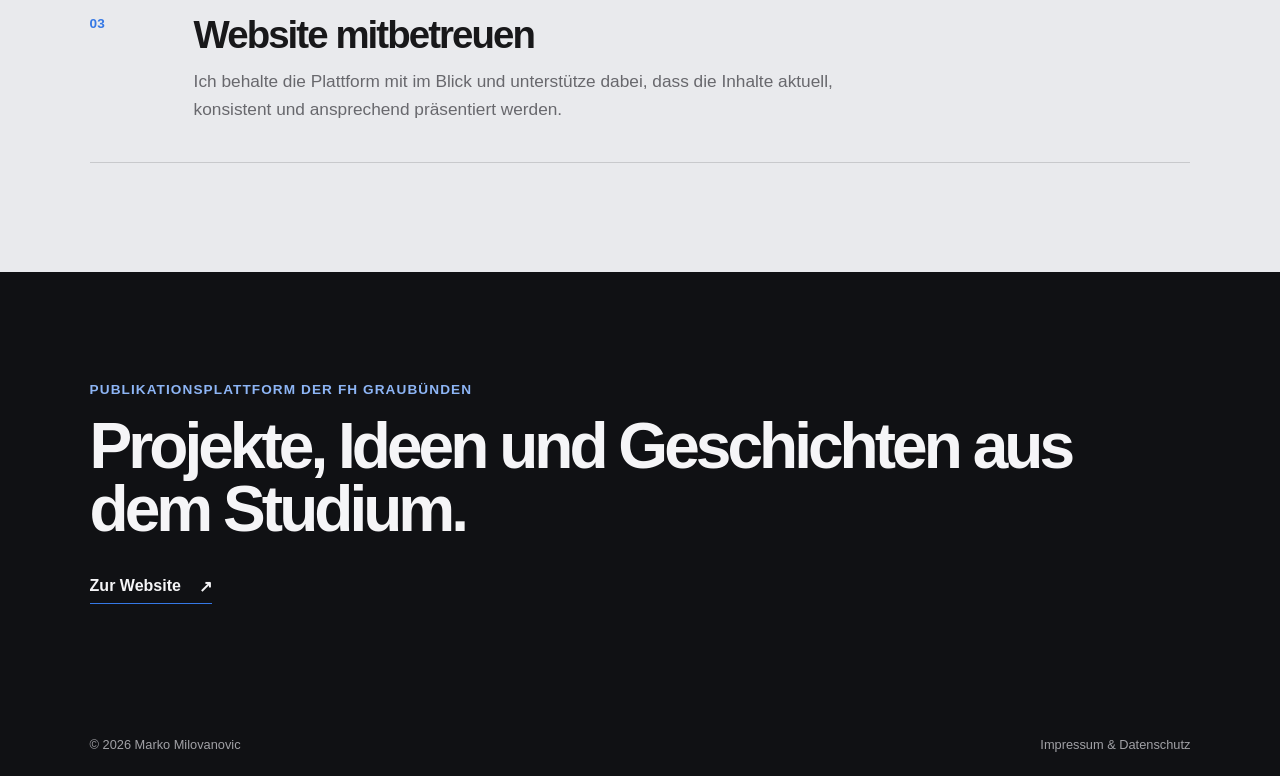
<file: digezz.html>
<!DOCTYPE html>
<html lang="de">
<head>
  <meta charset="UTF-8" />
  <meta name="viewport" content="width=device-width, initial-scale=1.0" />
  <meta name="description" content="Meine redaktionelle Tätigkeit bei Digezz." />
  <title>Digezz – Marko Milovanovic</title>
  <link rel="stylesheet" href="styles.css" />
  <link rel="canonical" href="https://markomilovanovic.ch/digezz.html" />
  <link rel="icon" type="image/svg+xml" href="favicon.svg?v=2" />
  <link rel="icon" type="image/png" sizes="32x32" href="favicon-32.png?v=2" />
  <link rel="apple-touch-icon" href="apple-touch-icon.png?v=2" />
  <meta name="theme-color" content="#101114" />
  <meta property="og:type" content="website" />
  <meta property="og:locale" content="de_CH" />
  <meta property="og:site_name" content="Marko Milovanovic" />
  <meta property="og:title" content="Digezz – Marko Milovanovic" />
  <meta property="og:description" content="Meine redaktionelle Tätigkeit bei Digezz." />
  <meta property="og:url" content="https://markomilovanovic.ch/digezz.html" />
  <meta name="twitter:card" content="summary" />
  <link rel="stylesheet" href="styles.css" />
  <script src="script.js" defer></script>
</head>

<body>
  <a class="skip-link" href="#main">Zum Inhalt springen</a>

  <header class="site-header">
    <a class="logo" href="index.html" aria-label="Zur Startseite">MM</a>
    <nav aria-label="Hauptnavigation">
      <ul>
        <li><a class="active" href="index.html#work" aria-current="true">Work</a></li>
        <li><a href="about.html">About Me</a></li>
        <li><a href="contact.html">Contact</a></li>
      </ul>
    </nav>
  </header>

  <main id="main">
    <!-- HERO -->
    <section class="hero hero--split hero--digezz">
      <div class="hero-content">
        <p class="hero-label">Projektmanagement · Redaktion</p>
        <h1>Qualität sichern.<br /> <span>Content publizieren.</span></h1>
        <p class="hero-lead">Bei Digezz begleite ich Beiträge vom eingereichten Text bis zur Veröffentlichung. Dabei trage ich dazu bei, dass die Plattform aktuell, verständlich und sorgfältig betreut bleibt.</p>
        <a class="button button--light" href="https://www.digezz.ch" target="_blank" rel="noopener noreferrer"><span>Digezz besuchen</span> <span aria-hidden="true" class="arrow">↗</span></a>
      </div>
      <div class="digezz-tiles" aria-hidden="true"><span>D</span> <span>i</span> <span>g</span> <span>e</span> <span>z</span> <span>z</span></div>
    </section>

    <!-- AUFGABEN -->
    <section class="bg-page">
      <div class="section-head">
        <p class="section-label">Meine Aufgaben</p>
        <h2>Redaktionelle Arbeit<br /> mit Verantwortung.</h2>
      </div>
      <div>
        <article class="step">
          <span class="step-number">01</span>
          <div>
            <h3>Texte korrigieren</h3>
            <p>Ich prüfe eingereichte Beiträge sprachlich und inhaltlich und sorge für verständliche, fehlerfreie und einheitliche Texte.</p>
          </div>
        </article>
        <article class="step">
          <span class="step-number">02</span>
          <div>
            <h3>Beiträge publizieren</h3>
            <p>Ich bereite die Inhalte für die Website auf und veröffentliche sie sorgfältig auf digezz.ch.</p>
          </div>
        </article>
        <article class="step">
          <span class="step-number">03</span>
          <div>
            <h3>Website mitbetreuen</h3>
            <p>Ich behalte die Plattform mit im Blick und unterstütze dabei, dass die Inhalte aktuell, konsistent und ansprechend präsentiert werden.</p>
          </div>
        </article>
      </div>
    </section>

    <!-- LINK ZU DIGEZZ -->
    <section class="bg-dark">
      <p class="section-label">Publikationsplattform der FH Graubünden</p>
      <h2>Projekte, Ideen und Geschichten aus dem Studium.</h2>
      <a href="https://www.digezz.ch" target="_blank" rel="noopener noreferrer" class="text-link">Zur Website <span aria-hidden="true" class="arrow">↗</span></a>
    </section>
  </main>

  <footer class="site-footer">
    <div class="footer-inner"><span>© 2026 Marko Milovanovic</span> <a href="legal.html">Impressum &amp; Datenschutz</a></div>
  </footer>
</body>
</html>
</file>
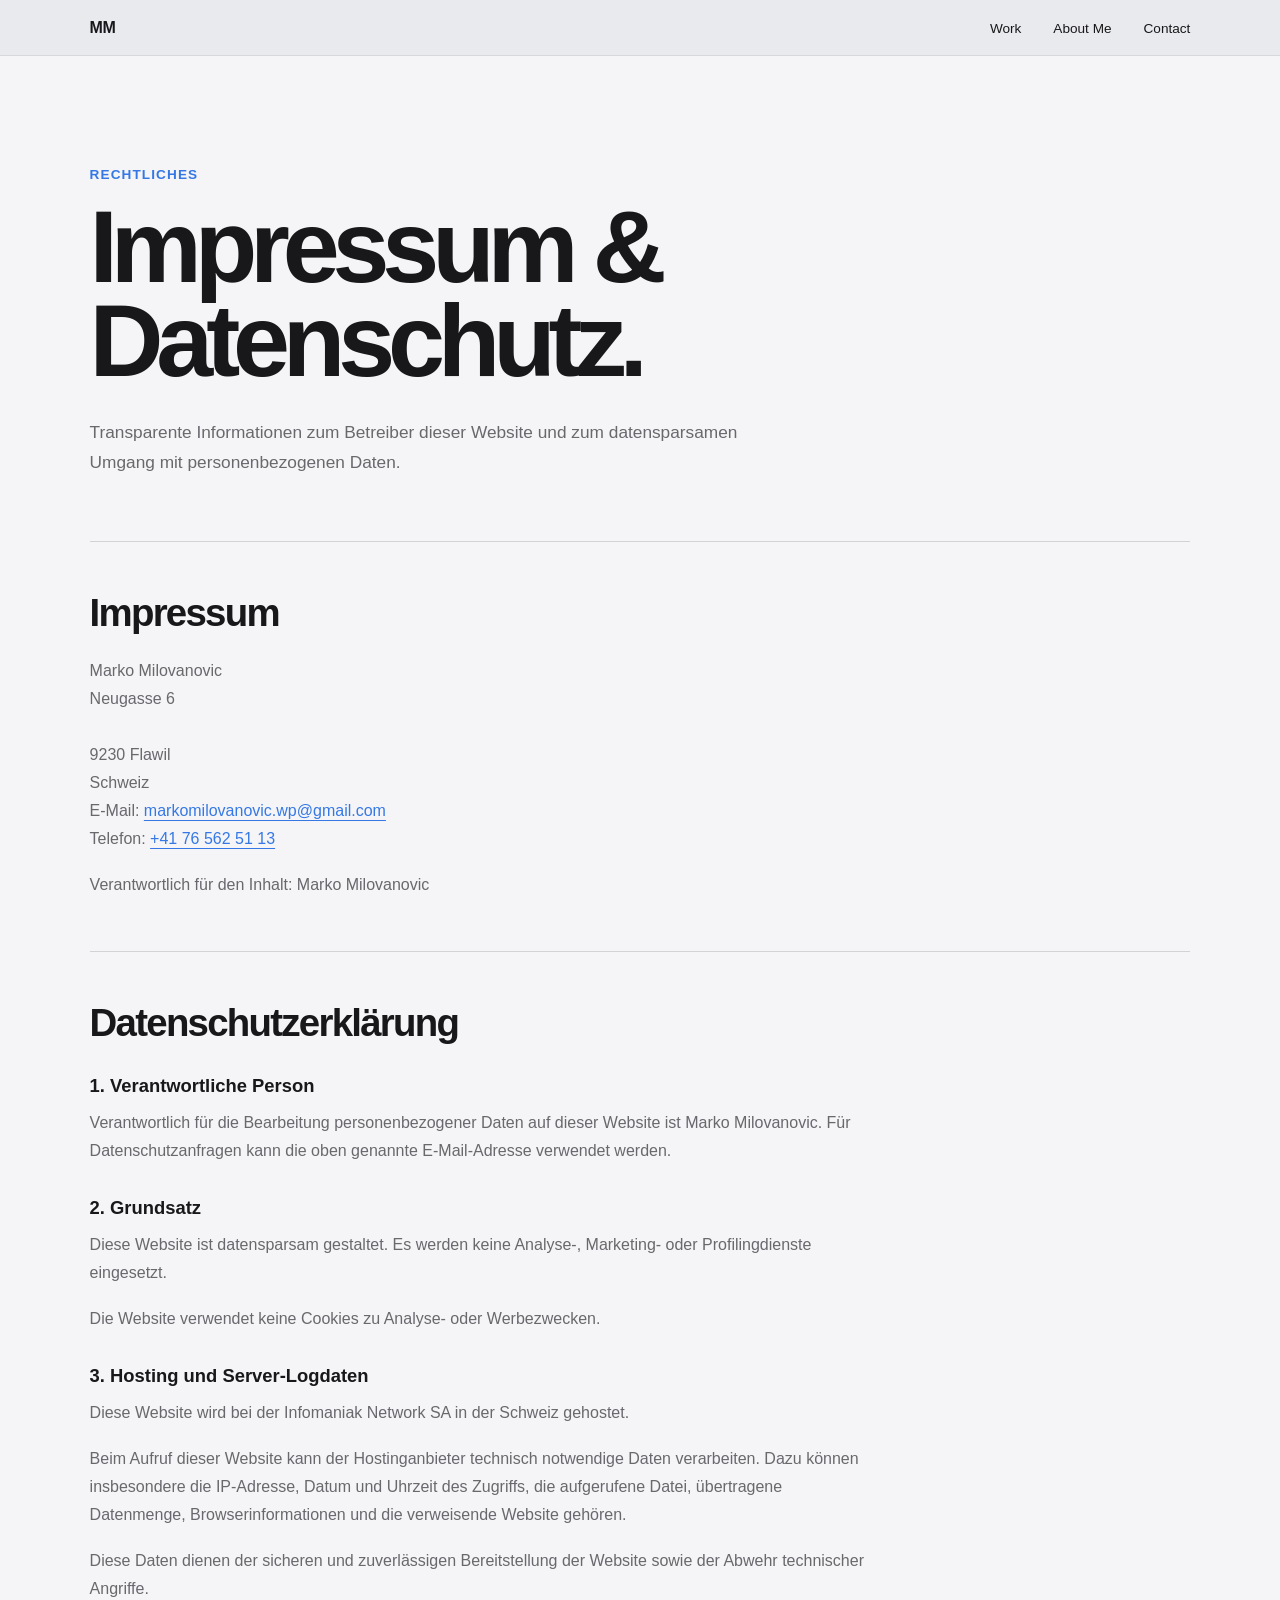
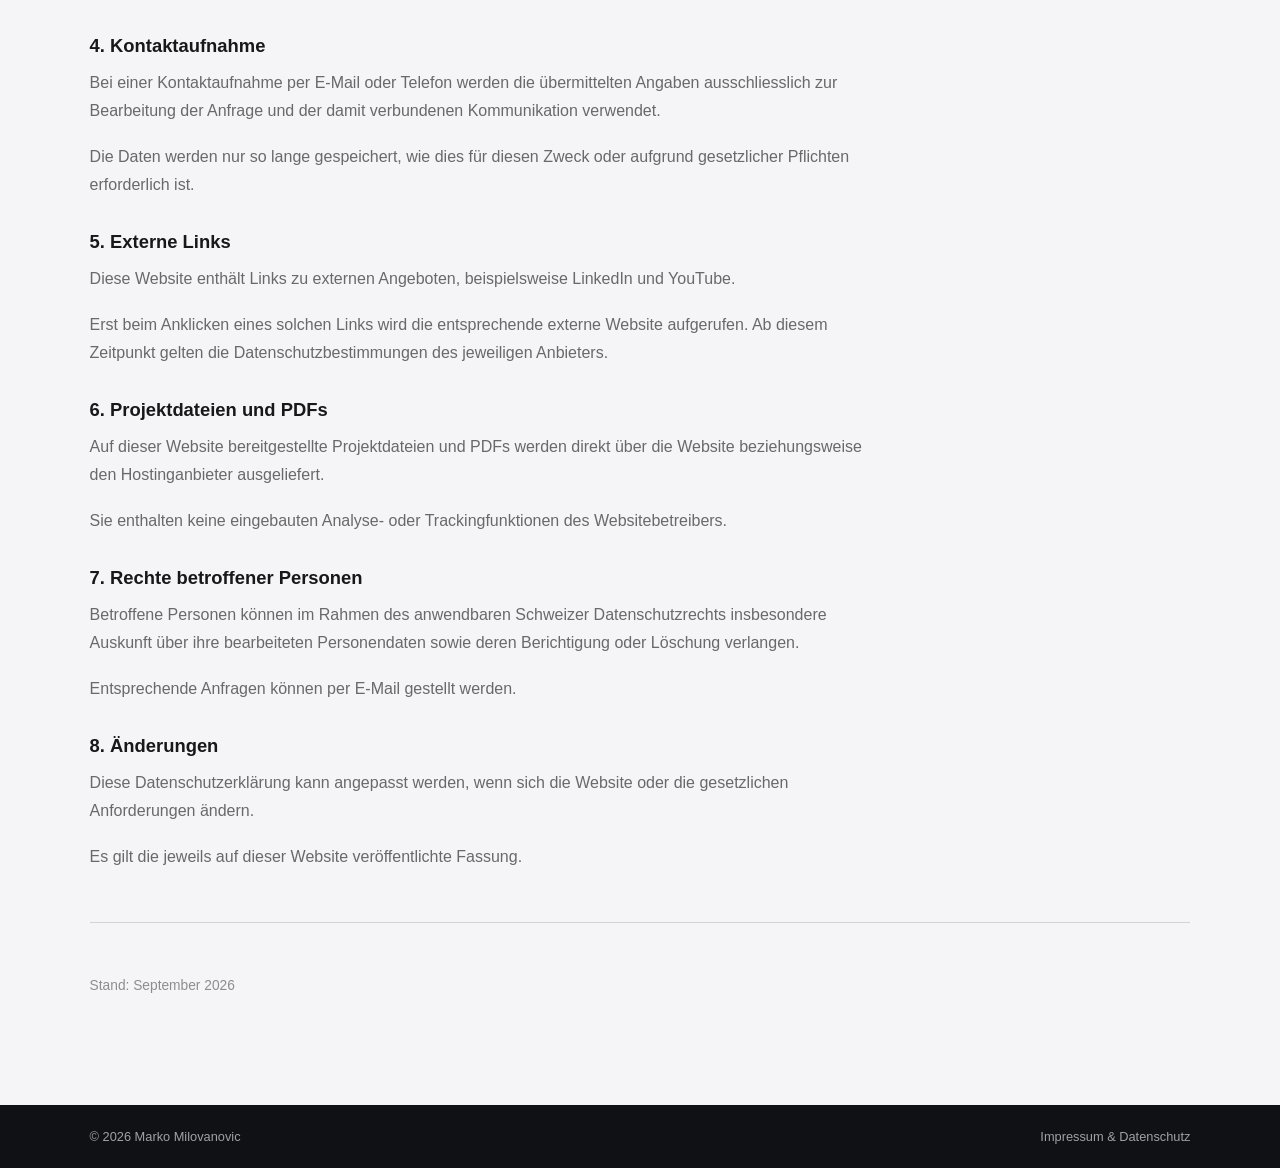
<file: legal.html>
<!DOCTYPE html>
<html lang="de">
<head>
  <meta charset="UTF-8" />
  <meta name="viewport" content="width=device-width, initial-scale=1.0" />
  <meta name="description" content="Impressum und Datenschutzerklärung der Portfolio-Website von Marko Milovanovic." />
  <title>Impressum &amp; Datenschutz – Marko Milovanovic</title>
  <link rel="canonical" href="https://markomilovanovic.ch/legal.html" />
  <link rel="icon" type="image/svg+xml" href="favicon.svg?v=2" />
  <link rel="icon" type="image/png" sizes="32x32" href="favicon-32.png?v=2" />
  <link rel="apple-touch-icon" href="apple-touch-icon.png?v=2" />
  <meta name="theme-color" content="#101114" />
  <meta property="og:type" content="website" />
  <meta property="og:locale" content="de_CH" />
  <meta property="og:site_name" content="Marko Milovanovic" />
  <meta property="og:title" content="Impressum &amp; Datenschutz – Marko Milovanovic" />
  <meta property="og:description" content="Impressum und Datenschutzerklärung der Portfolio-Website von Marko Milovanovic." />
  <meta property="og:url" content="https://markomilovanovic.ch/legal.html" />
  <meta name="twitter:card" content="summary" />
  <link rel="stylesheet" href="styles.css" />
  <script src="script.js" defer></script>
</head>

<body>
  <a class="skip-link" href="#main">Zum Inhalt springen</a>

  <!-- HEADER -->
  <header class="site-header">
    <a class="logo" href="index.html" aria-label="Zur Startseite">MM</a>
    <nav aria-label="Hauptnavigation">
      <ul>
        <li><a href="index.html#work">Work</a></li>
        <li><a href="about.html">About Me</a></li>
        <li><a href="contact.html">Contact</a></li>
      </ul>
    </nav>
  </header>

  <!-- HAUPTINHALT -->
  <main id="main" class="legal">
    <!-- EINLEITUNG -->
    <div class="legal-intro">
      <p class="section-label">Rechtliches</p>
      <h1>Impressum &amp;<br /> Datenschutz.</h1>
      <p>Transparente Informationen zum Betreiber dieser Website und zum datensparsamen Umgang mit personenbezogenen Daten.</p>
    </div>

    <!-- IMPRESSUM -->
    <section class="legal-section">
      <h2>Impressum</h2>
      <address>Marko Milovanovic<br /> Neugasse 6<br /> <br /> 9230 Flawil<br /> Schweiz</address>
      <p>E-Mail: <a href="mailto:markomilovanovic.wp@gmail.com">markomilovanovic.wp@gmail.com</a> <br /> Telefon: <a href="tel:+41765625113">+41 76 562 51 13</a></p>
      <p>Verantwortlich für den Inhalt: Marko Milovanovic</p>
    </section>

    <!-- DATENSCHUTZ -->
    <section class="legal-section">
      <h2>Datenschutzerklärung</h2>
      <h3>1. Verantwortliche Person</h3>
      <p>Verantwortlich für die Bearbeitung personenbezogener Daten auf dieser Website ist Marko Milovanovic. Für Datenschutzanfragen kann die oben genannte E-Mail-Adresse verwendet werden.</p>
      <h3>2. Grundsatz</h3>
      <p>Diese Website ist datensparsam gestaltet. Es werden keine Analyse-, Marketing- oder Profilingdienste eingesetzt.</p>
      <p>Die Website verwendet keine Cookies zu Analyse- oder Werbezwecken.</p>
      <h3>3. Hosting und Server-Logdaten</h3>
      <p>Diese Website wird bei der Infomaniak Network SA in der Schweiz gehostet.</p>
      <p>Beim Aufruf dieser Website kann der Hostinganbieter technisch notwendige Daten verarbeiten. Dazu können insbesondere die IP-Adresse, Datum und Uhrzeit des Zugriffs, die aufgerufene Datei, übertragene Datenmenge, Browserinformationen und die verweisende Website gehören.</p>
      <p>Diese Daten dienen der sicheren und zuverlässigen Bereitstellung der Website sowie der Abwehr technischer Angriffe.</p>
      <h3>4. Kontaktaufnahme</h3>
      <p>Bei einer Kontaktaufnahme per E-Mail oder Telefon werden die übermittelten Angaben ausschliesslich zur Bearbeitung der Anfrage und der damit verbundenen Kommunikation verwendet.</p>
      <p>Die Daten werden nur so lange gespeichert, wie dies für diesen Zweck oder aufgrund gesetzlicher Pflichten erforderlich ist.</p>
      <h3>5. Externe Links</h3>
      <p>Diese Website enthält Links zu externen Angeboten, beispielsweise LinkedIn und YouTube.</p>
      <p>Erst beim Anklicken eines solchen Links wird die entsprechende externe Website aufgerufen. Ab diesem Zeitpunkt gelten die Datenschutzbestimmungen des jeweiligen Anbieters.</p>
      <h3>6. Projektdateien und PDFs</h3>
      <p>Auf dieser Website bereitgestellte Projektdateien und PDFs werden direkt über die Website beziehungsweise den Hostinganbieter ausgeliefert.</p>
      <p>Sie enthalten keine eingebauten Analyse- oder Trackingfunktionen des Websitebetreibers.</p>
      <h3>7. Rechte betroffener Personen</h3>
      <p>Betroffene Personen können im Rahmen des anwendbaren Schweizer Datenschutzrechts insbesondere Auskunft über ihre bearbeiteten Personendaten sowie deren Berichtigung oder Löschung verlangen.</p>
      <p>Entsprechende Anfragen können per E-Mail gestellt werden.</p>
      <h3>8. Änderungen</h3>
      <p>Diese Datenschutzerklärung kann angepasst werden, wenn sich die Website oder die gesetzlichen Anforderungen ändern.</p>
      <p>Es gilt die jeweils auf dieser Website veröffentlichte Fassung.</p>
    </section>
    <p class="legal-date">Stand: September 2026</p>
  </main>

  <!-- FOOTER -->
  <footer class="site-footer">
    <div class="footer-inner"><span>© 2026 Marko Milovanovic</span> <a href="legal.html">Impressum &amp; Datenschutz</a></div>
  </footer>
</body>
</html>
</file>
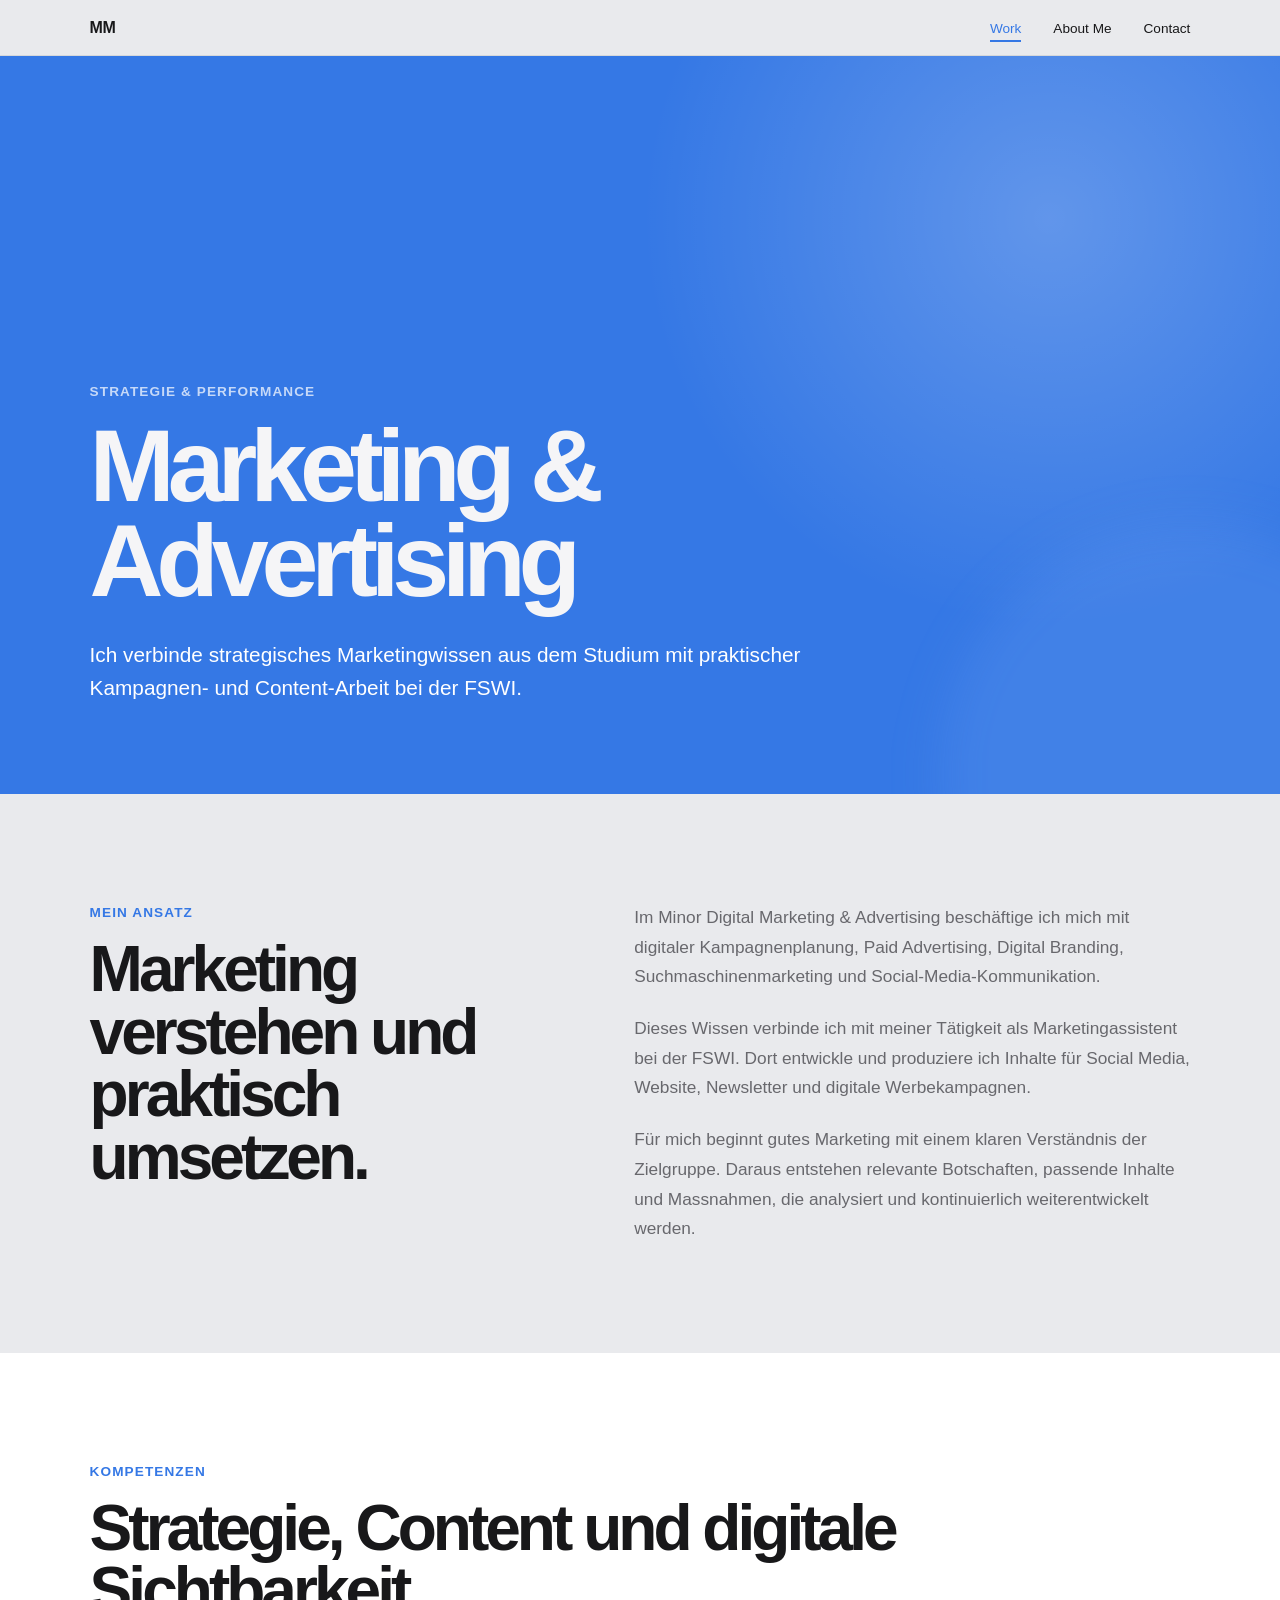
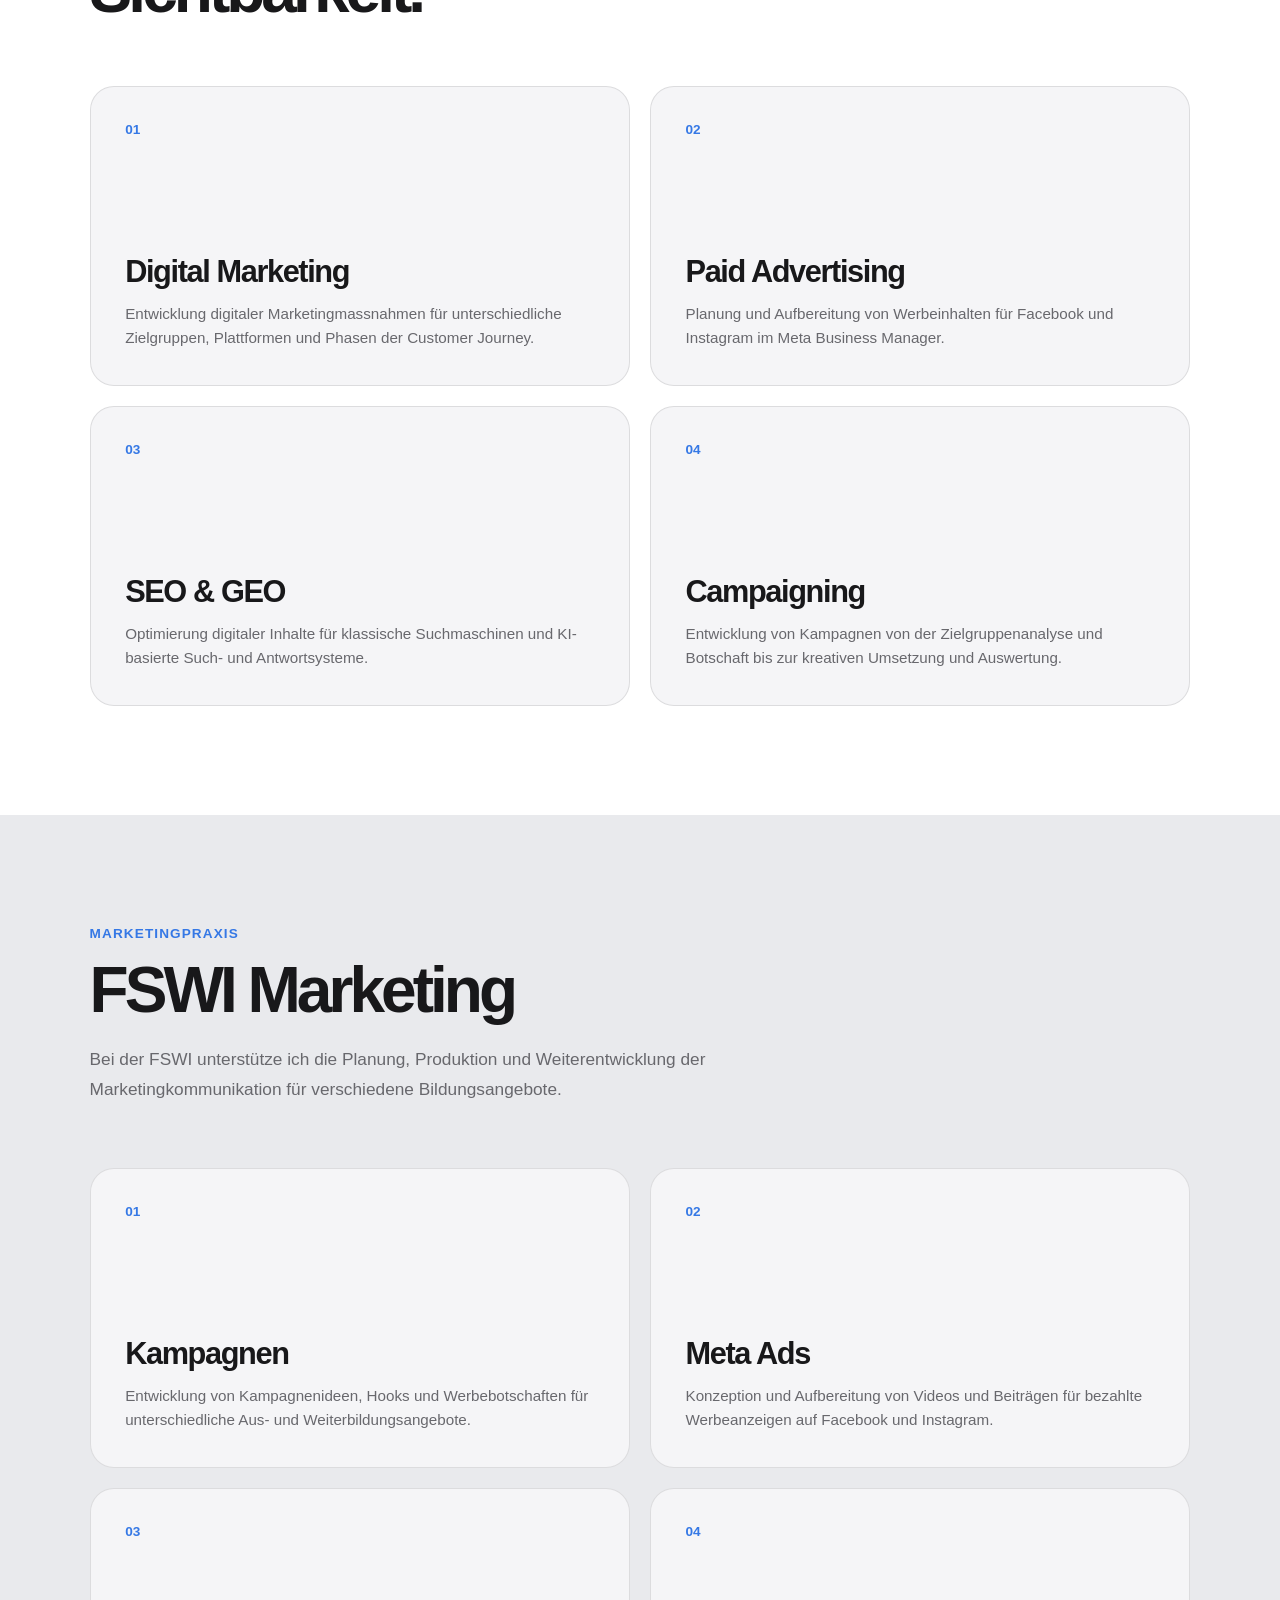
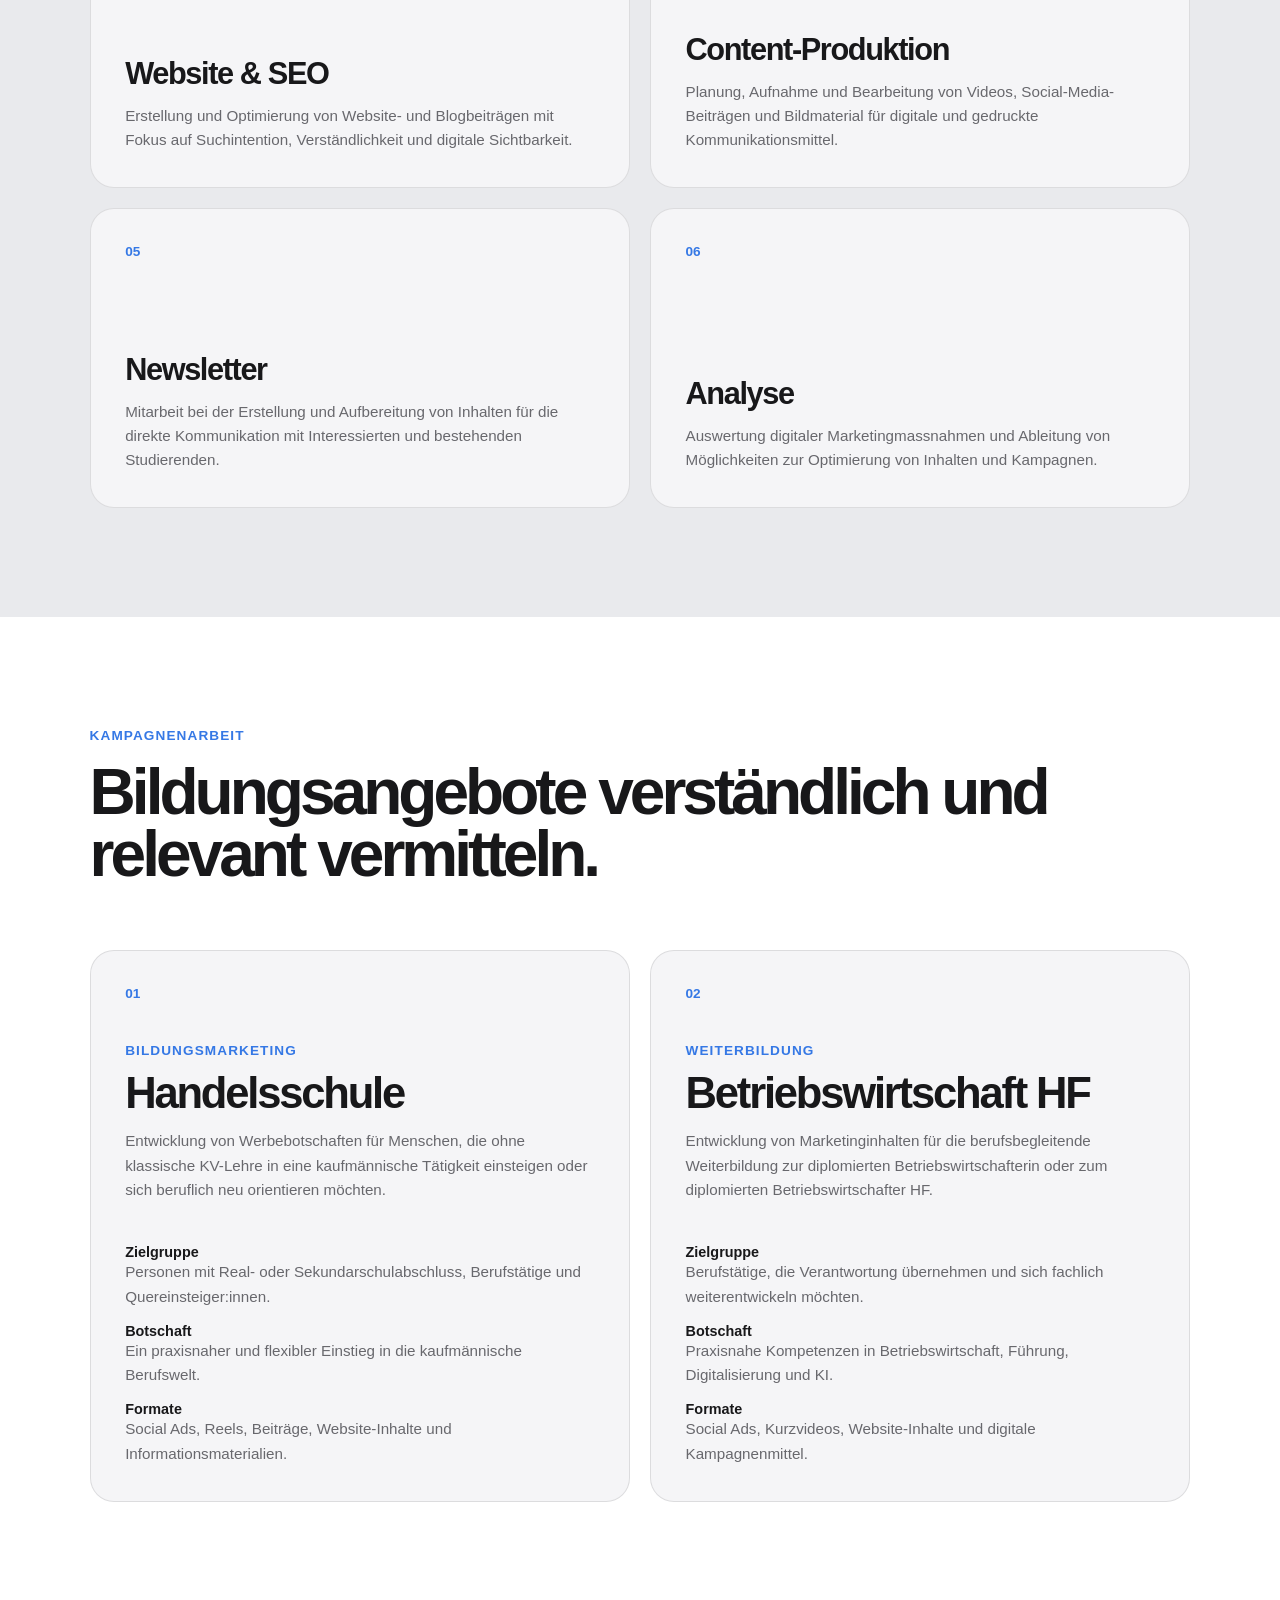
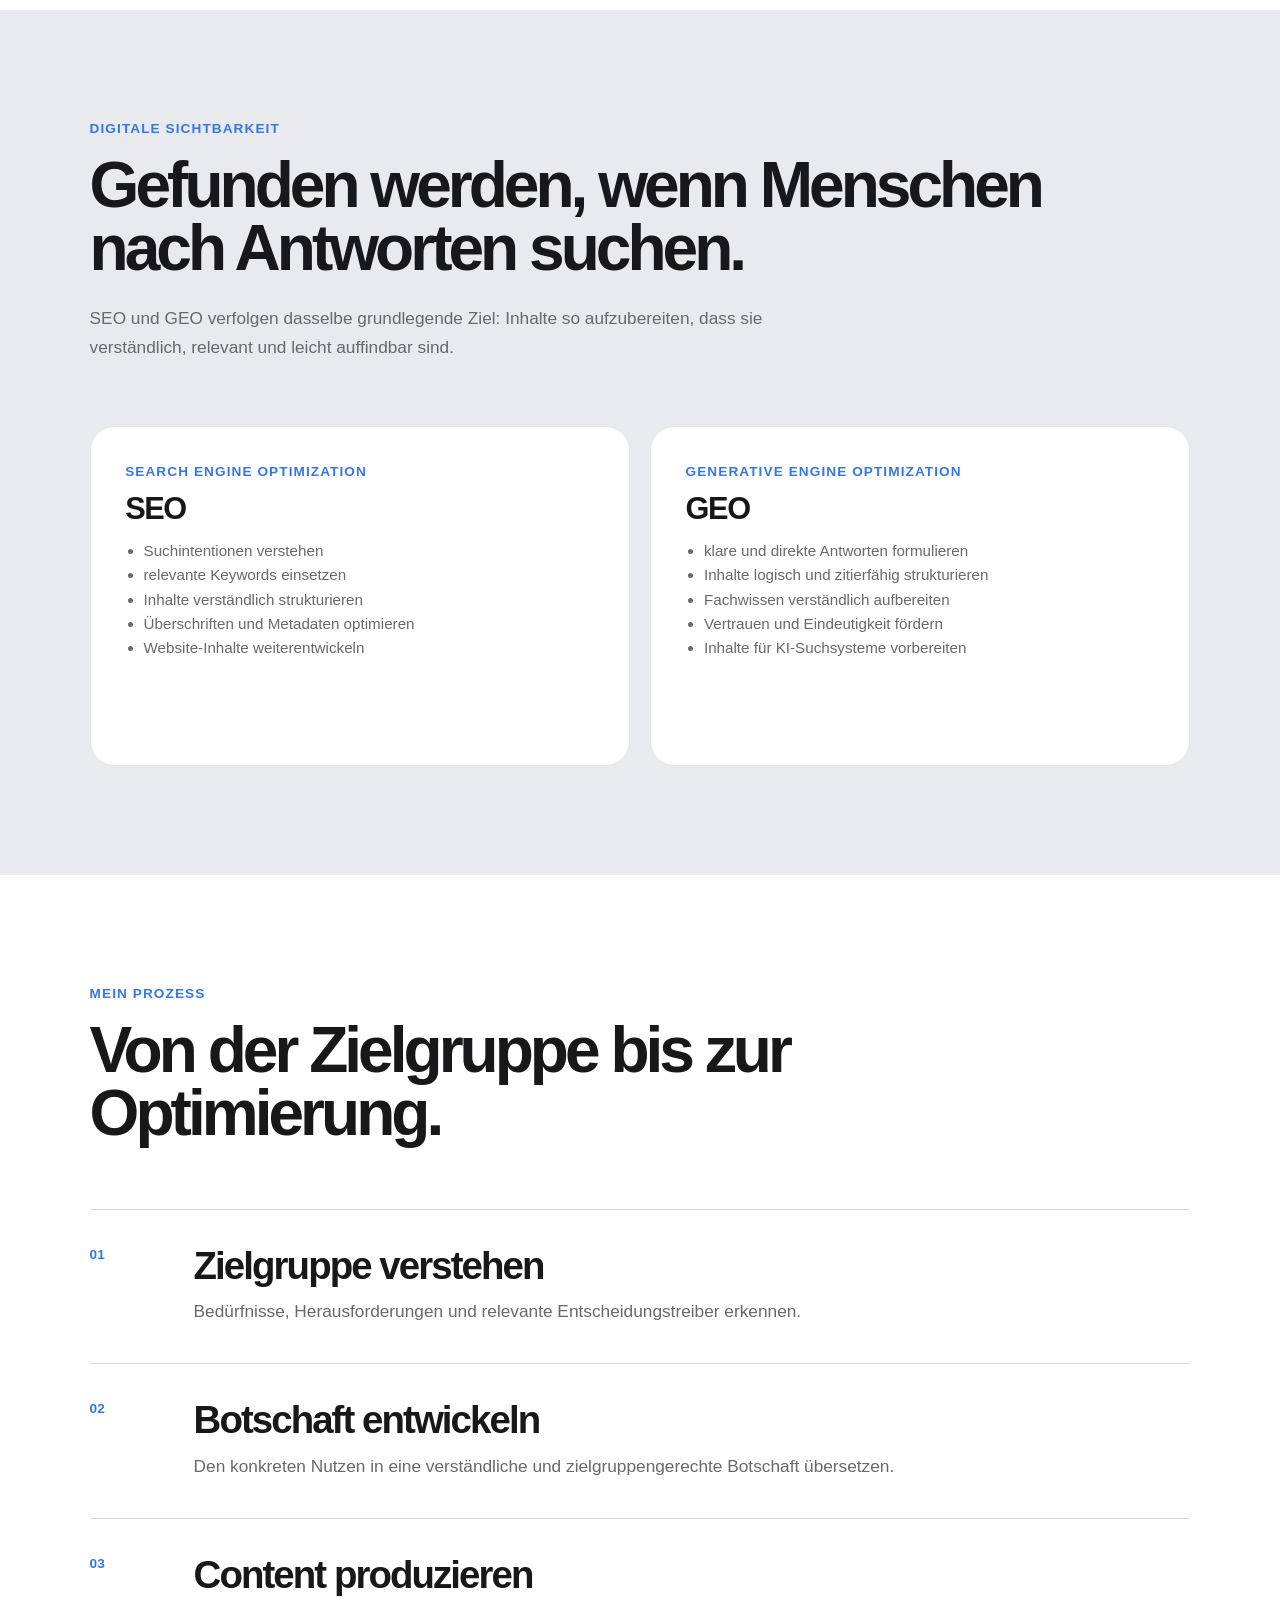
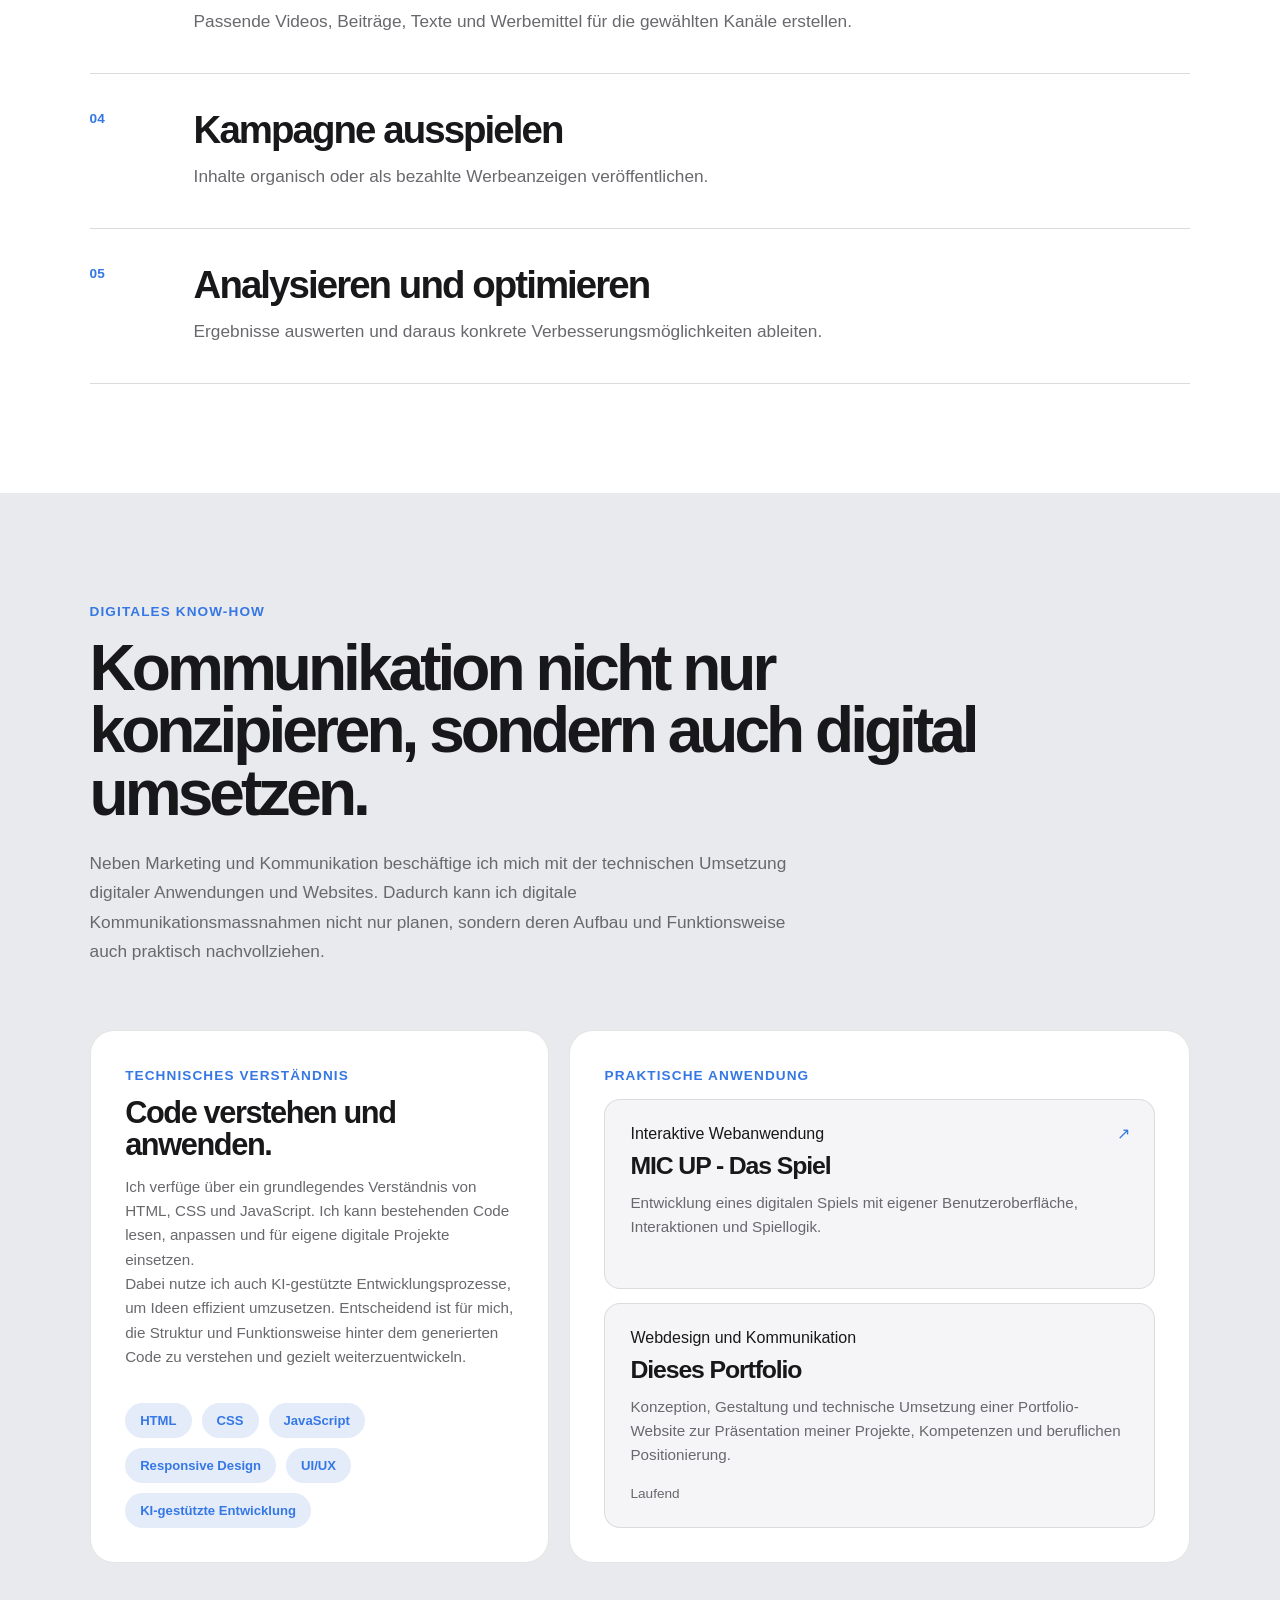
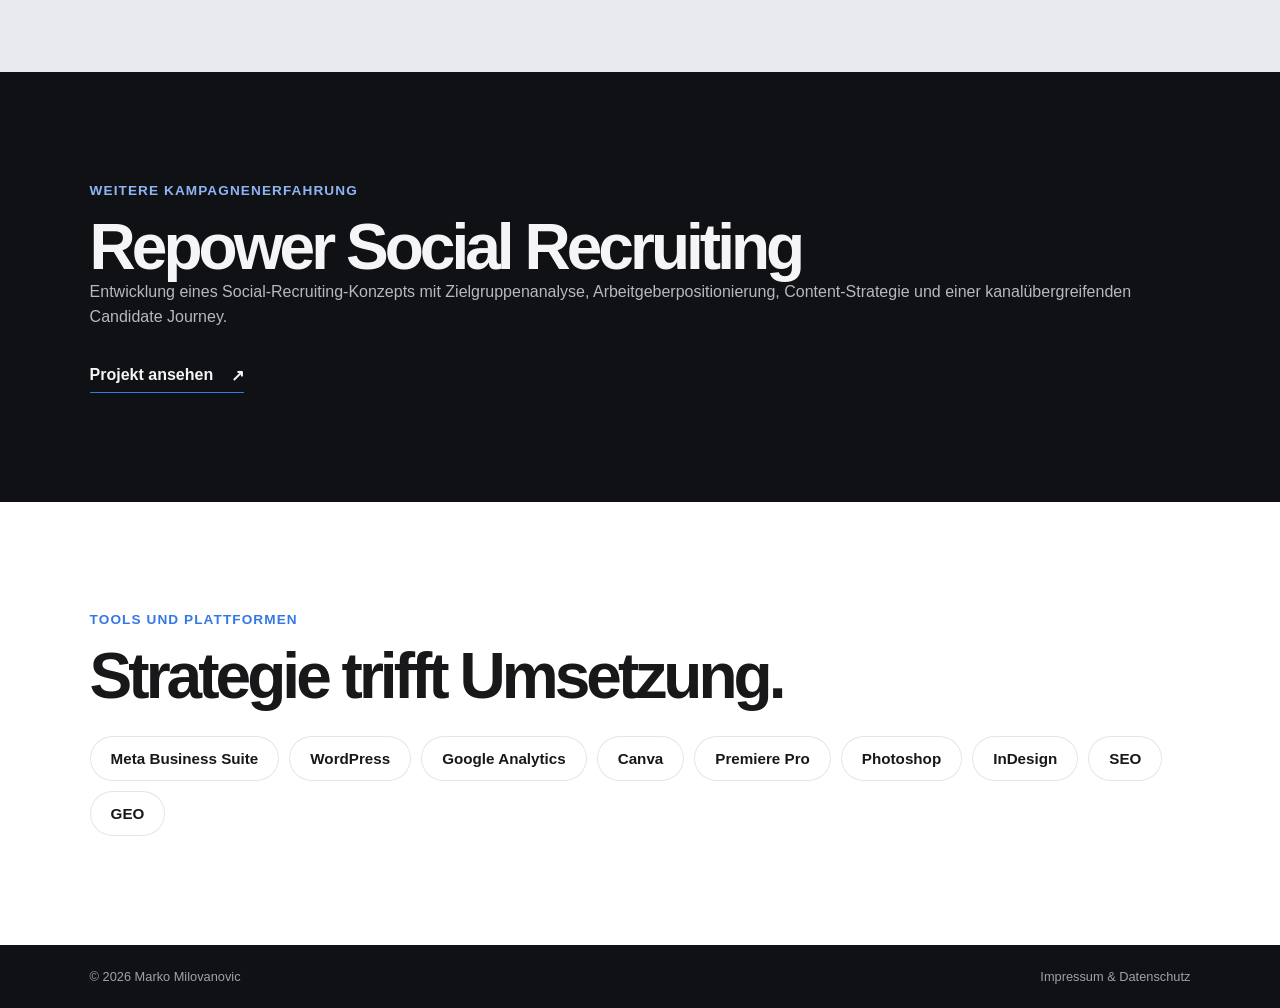
<file: marketing.html>
<!DOCTYPE html>
<html lang="de">
<head>
  <meta charset="UTF-8" />
  <meta name="viewport" content="width=device-width, initial-scale=1.0" />
  <meta name="description" content="Digital Marketing, Advertising, SEO, GEO und Kampagnenarbeit von Marko Milovanovic." />
  <title>Marketing &amp; Advertising – Marko Milovanovic</title>
  <link rel="canonical" href="https://markomilovanovic.ch/marketing.html" />
  <link rel="icon" type="image/svg+xml" href="favicon.svg?v=2" />
  <link rel="icon" type="image/png" sizes="32x32" href="favicon-32.png?v=2" />
  <link rel="apple-touch-icon" href="apple-touch-icon.png?v=2" />
  <meta name="theme-color" content="#101114" />
  <meta property="og:type" content="website" />
  <meta property="og:locale" content="de_CH" />
  <meta property="og:site_name" content="Marko Milovanovic" />
  <meta property="og:title" content="Marketing &amp; Advertising – Marko Milovanovic" />
  <meta property="og:description" content="Digital Marketing, Advertising, SEO, GEO und Kampagnenarbeit von Marko Milovanovic." />
  <meta property="og:url" content="https://markomilovanovic.ch/marketing.html" />
  <meta name="twitter:card" content="summary" />
  <link rel="stylesheet" href="styles.css" />
  <script src="script.js" defer></script>
</head>

<body>
  <a class="skip-link" href="#main">Zum Inhalt springen</a>

  <!-- HEADER -->
  <header class="site-header">
    <a class="logo" href="index.html" aria-label="Zur Startseite">MM</a>
    <nav aria-label="Hauptnavigation">
      <ul>
        <li><a class="active" href="index.html#work">Work</a></li>
        <li><a href="about.html">About Me</a></li>
        <li><a href="contact.html">Contact</a></li>
      </ul>
    </nav>
  </header>

  <main id="main">
    <!-- HERO -->
    <section class="hero hero--marketing">
      <div class="hero-content">
        <p class="hero-label">Strategie &amp; Performance</p>
        <h1>Marketing &amp;<br /> Advertising</h1>
        <p class="hero-lead">Ich verbinde strategisches Marketingwissen aus dem Studium mit praktischer Kampagnen- und Content-Arbeit bei der FSWI.</p>
      </div>
    </section>

    <!-- STUDIUM UND PRAXIS -->
    <section class="split bg-page">
      <div class="section-head">
        <p class="section-label">Mein Ansatz</p>
        <h2>Marketing verstehen und praktisch umsetzen.</h2>
      </div>
      <div class="prose">
        <p>Im Minor Digital Marketing &amp; Advertising beschäftige ich mich mit digitaler Kampagnenplanung, Paid Advertising, Digital Branding, Suchmaschinenmarketing und Social-Media-Kommunikation.</p>
        <p>Dieses Wissen verbinde ich mit meiner Tätigkeit als Marketingassistent bei der FSWI. Dort entwickle und produziere ich Inhalte für Social Media, Website, Newsletter und digitale Werbekampagnen.</p>
        <p>Für mich beginnt gutes Marketing mit einem klaren Verständnis der Zielgruppe. Daraus entstehen relevante Botschaften, passende Inhalte und Massnahmen, die analysiert und kontinuierlich weiterentwickelt werden.</p>
      </div>
    </section>

    <!-- KOMPETENZEN -->
    <section class="bg-white">
      <div class="section-head">
        <p class="section-label">Kompetenzen</p>
        <h2>Strategie, Content und digitale Sichtbarkeit.</h2>
      </div>
      <div class="card-grid">
        <article class="card">
          <span class="card-number">01</span>
          <h3>Digital Marketing</h3>
          <p>Entwicklung digitaler Marketingmassnahmen für unterschiedliche Zielgruppen, Plattformen und Phasen der Customer Journey.</p>
        </article>
        <article class="card">
          <span class="card-number">02</span>
          <h3>Paid Advertising</h3>
          <p>Planung und Aufbereitung von Werbeinhalten für Facebook und Instagram im Meta Business Manager.</p>
        </article>
        <article class="card">
          <span class="card-number">03</span>
          <h3>SEO &amp; GEO</h3>
          <p>Optimierung digitaler Inhalte für klassische Suchmaschinen und KI-basierte Such- und Antwortsysteme.</p>
        </article>
        <article class="card">
          <span class="card-number">04</span>
          <h3>Campaigning</h3>
          <p>Entwicklung von Kampagnen von der Zielgruppenanalyse und Botschaft bis zur kreativen Umsetzung und Auswertung.</p>
        </article>
      </div>
    </section>

    <!-- FSWI -->
    <section class="bg-page">
      <div class="section-head">
        <p class="section-label">Marketingpraxis</p>
        <h2>FSWI Marketing</h2>
        <p>Bei der FSWI unterstütze ich die Planung, Produktion und Weiterentwicklung der Marketingkommunikation für verschiedene Bildungsangebote.</p>
      </div>
      <div class="card-grid">
        <article class="card">
          <span class="card-number">01</span>
          <h3>Kampagnen</h3>
          <p>Entwicklung von Kampagnenideen, Hooks und Werbebotschaften für unterschiedliche Aus- und Weiterbildungsangebote.</p>
        </article>
        <article class="card">
          <span class="card-number">02</span>
          <h3>Meta Ads</h3>
          <p>Konzeption und Aufbereitung von Videos und Beiträgen für bezahlte Werbeanzeigen auf Facebook und Instagram.</p>
        </article>
        <article class="card">
          <span class="card-number">03</span>
          <h3>Website &amp; SEO</h3>
          <p>Erstellung und Optimierung von Website- und Blogbeiträgen mit Fokus auf Suchintention, Verständlichkeit und digitale Sichtbarkeit.</p>
        </article>
        <article class="card">
          <span class="card-number">04</span>
          <h3>Content-Produktion</h3>
          <p>Planung, Aufnahme und Bearbeitung von Videos, Social-Media-Beiträgen und Bildmaterial für digitale und gedruckte Kommunikationsmittel.</p>
        </article>
        <article class="card">
          <span class="card-number">05</span>
          <h3>Newsletter</h3>
          <p>Mitarbeit bei der Erstellung und Aufbereitung von Inhalten für die direkte Kommunikation mit Interessierten und bestehenden Studierenden.</p>
        </article>
        <article class="card">
          <span class="card-number">06</span>
          <h3>Analyse</h3>
          <p>Auswertung digitaler Marketingmassnahmen und Ableitung von Möglichkeiten zur Optimierung von Inhalten und Kampagnen.</p>
        </article>
      </div>
    </section>

    <!-- KAMPAGNEN -->
    <section class="bg-white">
      <div class="section-head">
        <p class="section-label">Kampagnenarbeit</p>
        <h2>Bildungsangebote verständlich und relevant vermitteln.</h2>
      </div>
      <div class="card-grid">
        <article class="card card--xl card--top">
          <span class="card-number">01</span>
          <p class="card-label">Bildungsmarketing</p>
          <h3>Handelsschule</h3>
          <p>Entwicklung von Werbebotschaften für Menschen, die ohne klassische KV-Lehre in eine kaufmännische Tätigkeit einsteigen oder sich beruflich neu orientieren möchten.</p>
          <div class="card-details">
            <div>
              <span>Zielgruppe</span>
              <p>Personen mit Real- oder Sekundarschulabschluss, Berufstätige und Quereinsteiger:innen.</p>
            </div>
            <div>
              <span>Botschaft</span>
              <p>Ein praxisnaher und flexibler Einstieg in die kaufmännische Berufswelt.</p>
            </div>
            <div>
              <span>Formate</span>
              <p>Social Ads, Reels, Beiträge, Website-Inhalte und Informationsmaterialien.</p>
            </div>
          </div>
        </article>
        <article class="card card--xl card--top">
          <span class="card-number">02</span>
          <p class="card-label">Weiterbildung</p>
          <h3>Betriebswirtschaft HF</h3>
          <p>Entwicklung von Marketinginhalten für die berufsbegleitende Weiterbildung zur diplomierten Betriebswirtschafterin oder zum diplomierten Betriebswirtschafter HF.</p>
          <div class="card-details">
            <div>
              <span>Zielgruppe</span>
              <p>Berufstätige, die Verantwortung übernehmen und sich fachlich weiterentwickeln möchten.</p>
            </div>
            <div>
              <span>Botschaft</span>
              <p>Praxisnahe Kompetenzen in Betriebswirtschaft, Führung, Digitalisierung und KI.</p>
            </div>
            <div>
              <span>Formate</span>
              <p>Social Ads, Kurzvideos, Website-Inhalte und digitale Kampagnenmittel.</p>
            </div>
          </div>
        </article>
      </div>
    </section>

    <!-- SEO UND GEO -->
    <section class="bg-page">
      <div class="section-head">
        <p class="section-label">Digitale Sichtbarkeit</p>
        <h2>Gefunden werden, wenn Menschen nach Antworten suchen.</h2>
        <p>SEO und GEO verfolgen dasselbe grundlegende Ziel: Inhalte so aufzubereiten, dass sie verständlich, relevant und leicht auffindbar sind.</p>
      </div>
      <div class="card-grid">
        <article class="card card--tall card--white card--top">
          <p class="card-label">Search Engine Optimization</p>
          <h3>SEO</h3>
          <ul>
            <li>Suchintentionen verstehen</li>
            <li>relevante Keywords einsetzen</li>
            <li>Inhalte verständlich strukturieren</li>
            <li>Überschriften und Metadaten optimieren</li>
            <li>Website-Inhalte weiterentwickeln</li>
          </ul>
        </article>
        <article class="card card--tall card--white card--top">
          <p class="card-label">Generative Engine Optimization</p>
          <h3>GEO</h3>
          <ul>
            <li>klare und direkte Antworten formulieren</li>
            <li>Inhalte logisch und zitierfähig strukturieren</li>
            <li>Fachwissen verständlich aufbereiten</li>
            <li>Vertrauen und Eindeutigkeit fördern</li>
            <li>Inhalte für KI-Suchsysteme vorbereiten</li>
          </ul>
        </article>
      </div>
    </section>

    <!-- PROZESS -->
    <section class="bg-white">
      <div class="section-head">
        <p class="section-label">Mein Prozess</p>
        <h2>Von der Zielgruppe bis zur Optimierung.</h2>
      </div>
      <div>
        <article class="step">
          <span class="step-number">01</span>
          <div>
            <h3>Zielgruppe verstehen</h3>
            <p>Bedürfnisse, Herausforderungen und relevante Entscheidungstreiber erkennen.</p>
          </div>
        </article>
        <article class="step">
          <span class="step-number">02</span>
          <div>
            <h3>Botschaft entwickeln</h3>
            <p>Den konkreten Nutzen in eine verständliche und zielgruppengerechte Botschaft übersetzen.</p>
          </div>
        </article>
        <article class="step">
          <span class="step-number">03</span>
          <div>
            <h3>Content produzieren</h3>
            <p>Passende Videos, Beiträge, Texte und Werbemittel für die gewählten Kanäle erstellen.</p>
          </div>
        </article>
        <article class="step">
          <span class="step-number">04</span>
          <div>
            <h3>Kampagne ausspielen</h3>
            <p>Inhalte organisch oder als bezahlte Werbeanzeigen veröffentlichen.</p>
          </div>
        </article>
        <article class="step">
          <span class="step-number">05</span>
          <div>
            <h3>Analysieren und optimieren</h3>
            <p>Ergebnisse auswerten und daraus konkrete Verbesserungsmöglichkeiten ableiten.</p>
          </div>
        </article>
      </div>
    </section>

    <!-- DIGITALES KNOW-HOW -->
    <section class="bg-page">
      <div class="section-head">
        <p class="section-label">Digitales Know-how</p>
        <h2>Kommunikation nicht nur konzipieren, sondern auch digital umsetzen.</h2>
        <p>Neben Marketing und Kommunikation beschäftige ich mich mit der technischen Umsetzung digitaler Anwendungen und Websites. Dadurch kann ich digitale Kommunikationsmassnahmen nicht nur planen, sondern deren Aufbau und Funktionsweise auch praktisch nachvollziehen.</p>
      </div>
      <div class="card-grid card-grid--digital">
        <div class="card card--white card--top">
          <p class="card-label">Technisches Verständnis</p>
          <h3>Code verstehen und anwenden.</h3>
          <p>Ich verfüge über ein grundlegendes Verständnis von HTML, CSS und JavaScript. Ich kann bestehenden Code lesen, anpassen und für eigene digitale Projekte einsetzen.</p>
          <p>Dabei nutze ich auch KI-gestützte Entwicklungsprozesse, um Ideen effizient umzusetzen. Entscheidend ist für mich, die Struktur und Funktionsweise hinter dem generierten Code zu verstehen und gezielt weiterzuentwickeln.</p>
          <div class="tag-list"><span class="tag tag--accent">HTML</span> <span class="tag tag--accent">CSS</span> <span class="tag tag--accent">JavaScript</span> <span class="tag tag--accent">Responsive Design</span> <span class="tag tag--accent">UI/UX</span> <span class="tag tag--accent">KI-gestützte Entwicklung</span></div>
        </div>
        <div class="card card--white card--top">
          <p class="card-label">Praktische Anwendung</p>
          <a class="mini-card" href="https://www.micup.ch" target="_blank" rel="noopener noreferrer">
            <div>
              <span>Interaktive Webanwendung</span>
              <h3>MIC UP - Das Spiel</h3>
              <p>Entwicklung eines digitalen Spiels mit eigener Benutzeroberfläche, Interaktionen und Spiellogik.</p>
            </div>
            <span class="mini-card-arrow" aria-hidden="true">↗</span>
          </a>
          <article class="mini-card">
            <div>
              <span>Webdesign und Kommunikation</span>
              <h3>Dieses Portfolio</h3>
              <p>Konzeption, Gestaltung und technische Umsetzung einer Portfolio-Website zur Präsentation meiner Projekte, Kompetenzen und beruflichen Positionierung.</p>
            </div>
            <span class="mini-card-status">Laufend</span>
          </article>
        </div>
      </div>
    </section>

    <!-- WEITERE KAMPAGNENERFAHRUNG -->
    <section class="bg-dark">
      <div>
        <p class="section-label">Weitere Kampagnenerfahrung</p>
        <h2>Repower Social Recruiting</h2>
        <p>Entwicklung eines Social-Recruiting-Konzepts mit Zielgruppenanalyse, Arbeitgeberpositionierung, Content-Strategie und einer kanalübergreifenden Candidate Journey.</p>
      </div>
      <a href="repower.html" aria-label="Repower-Projekt ansehen" class="text-link">Projekt ansehen <span aria-hidden="true" class="arrow">↗</span></a>
    </section>

    <!-- TOOLS -->
    <section class="bg-white">
      <p class="section-label">Tools und Plattformen</p>
      <h2>Strategie trifft Umsetzung.</h2>
      <div class="tag-list"><span class="tag tag--large">Meta Business Suite</span> <span class="tag tag--large">WordPress</span> <span class="tag tag--large">Google Analytics</span> <span class="tag tag--large">Canva</span> <span class="tag tag--large">Premiere Pro</span> <span class="tag tag--large">Photoshop</span> <span class="tag tag--large">InDesign</span> <span class="tag tag--large">SEO</span> <span class="tag tag--large">GEO</span></div>
    </section>
  </main>

  <!-- FOOTER -->
  <footer class="site-footer">
    <div class="footer-inner"><span>© 2026 Marko Milovanovic</span> <a href="legal.html">Impressum &amp; Datenschutz</a></div>
  </footer>
</body>
</html>
</file>
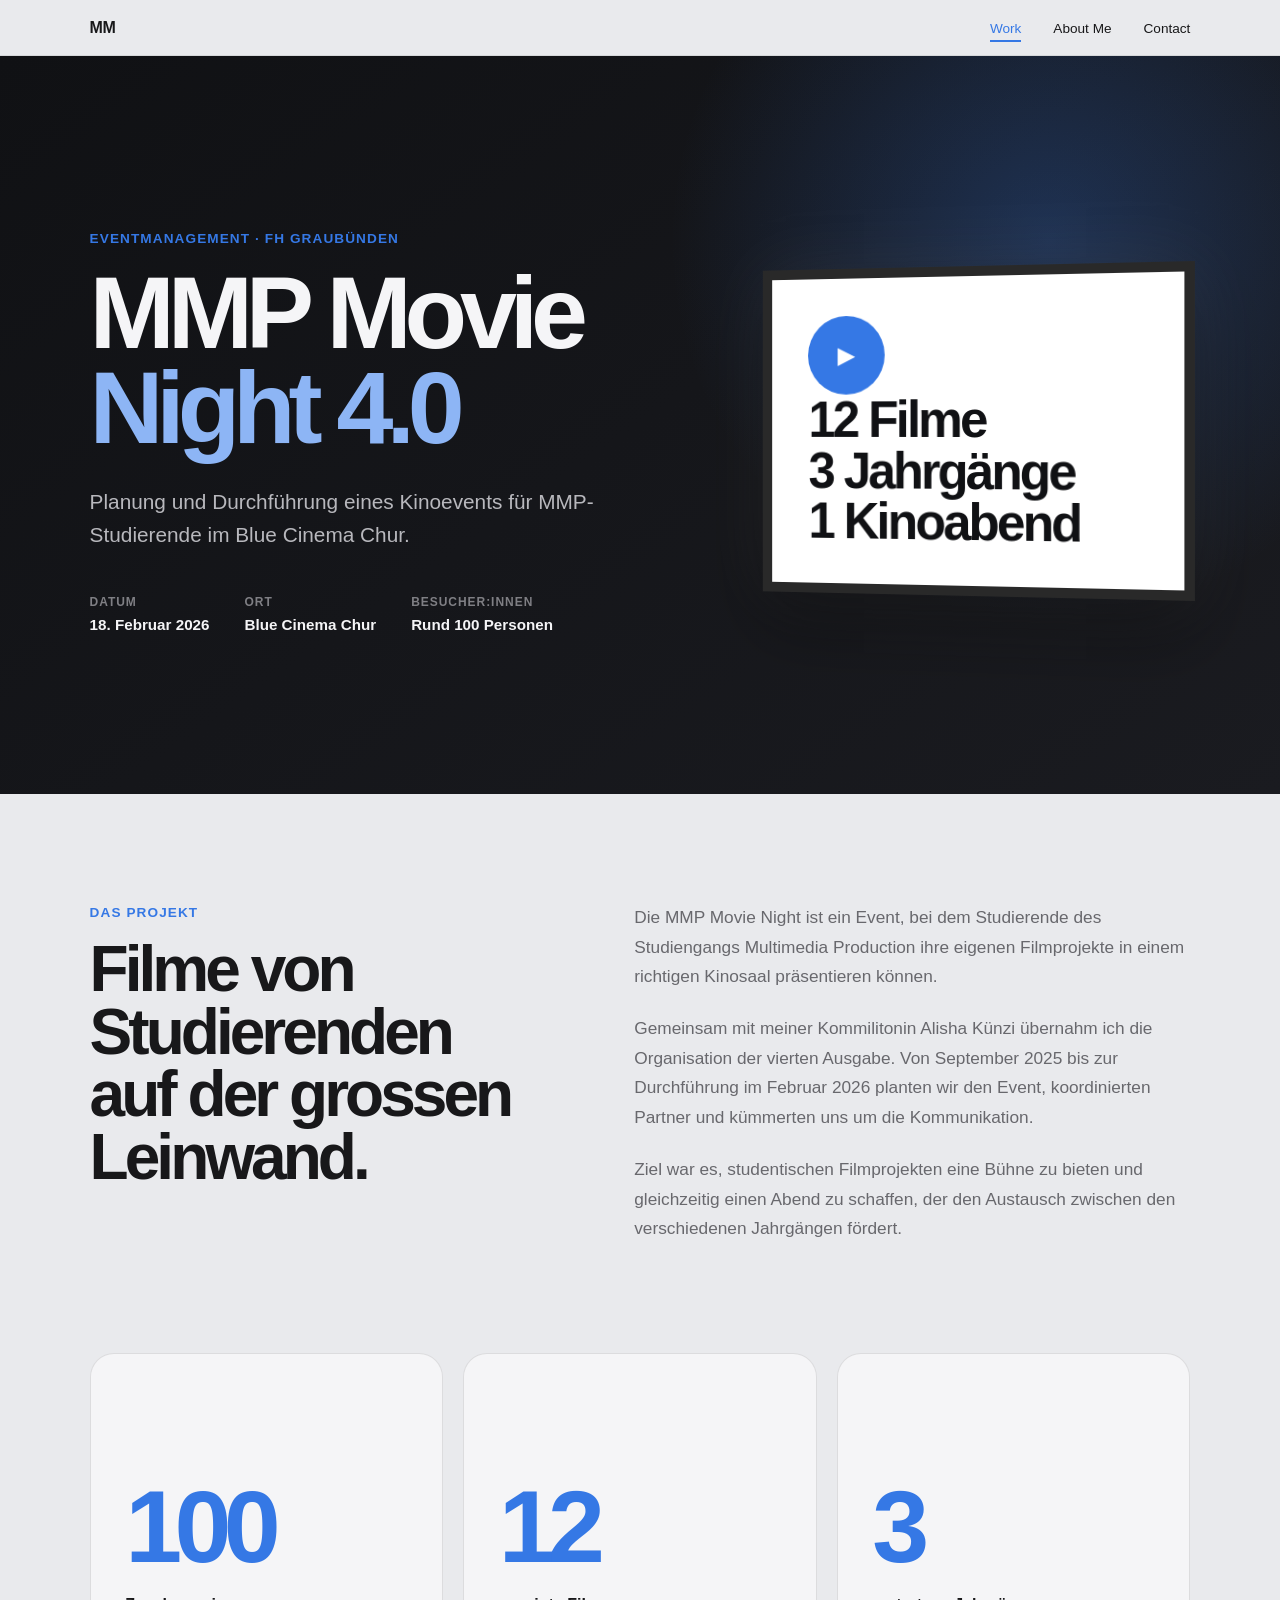
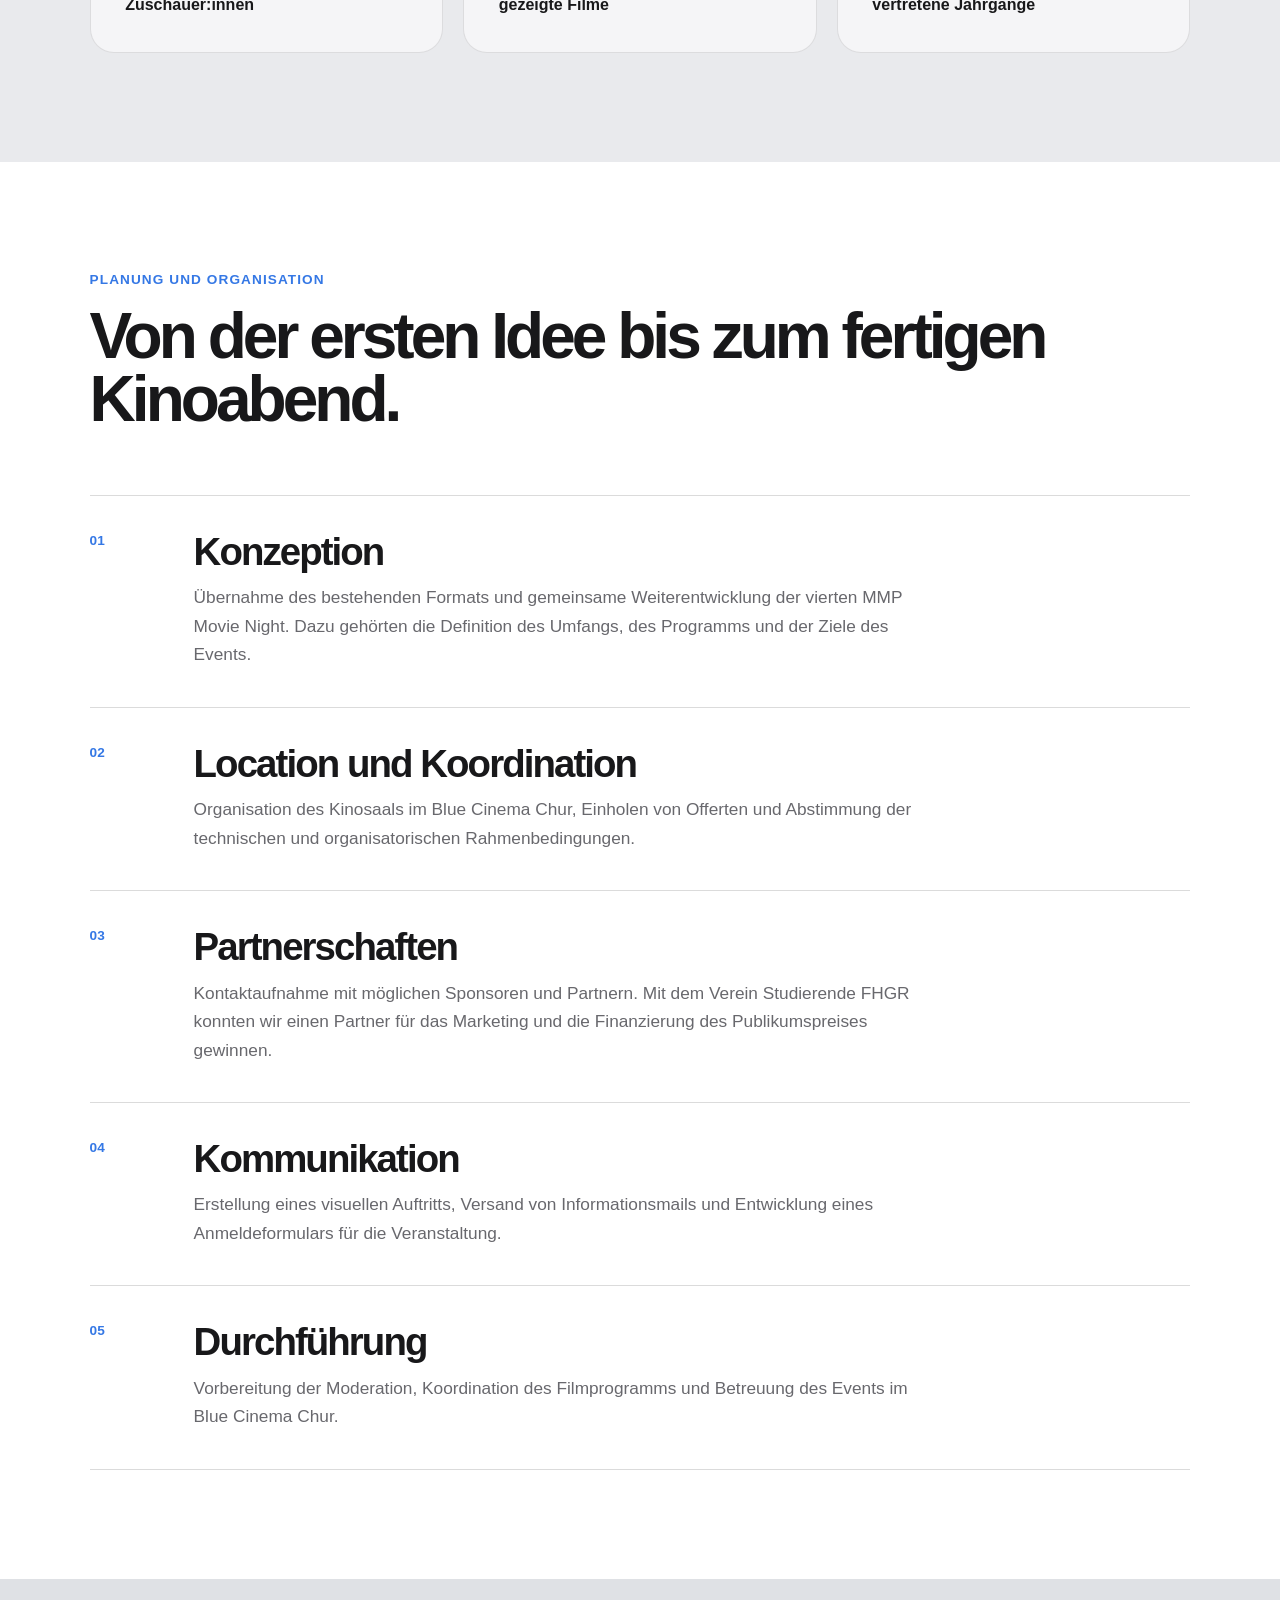
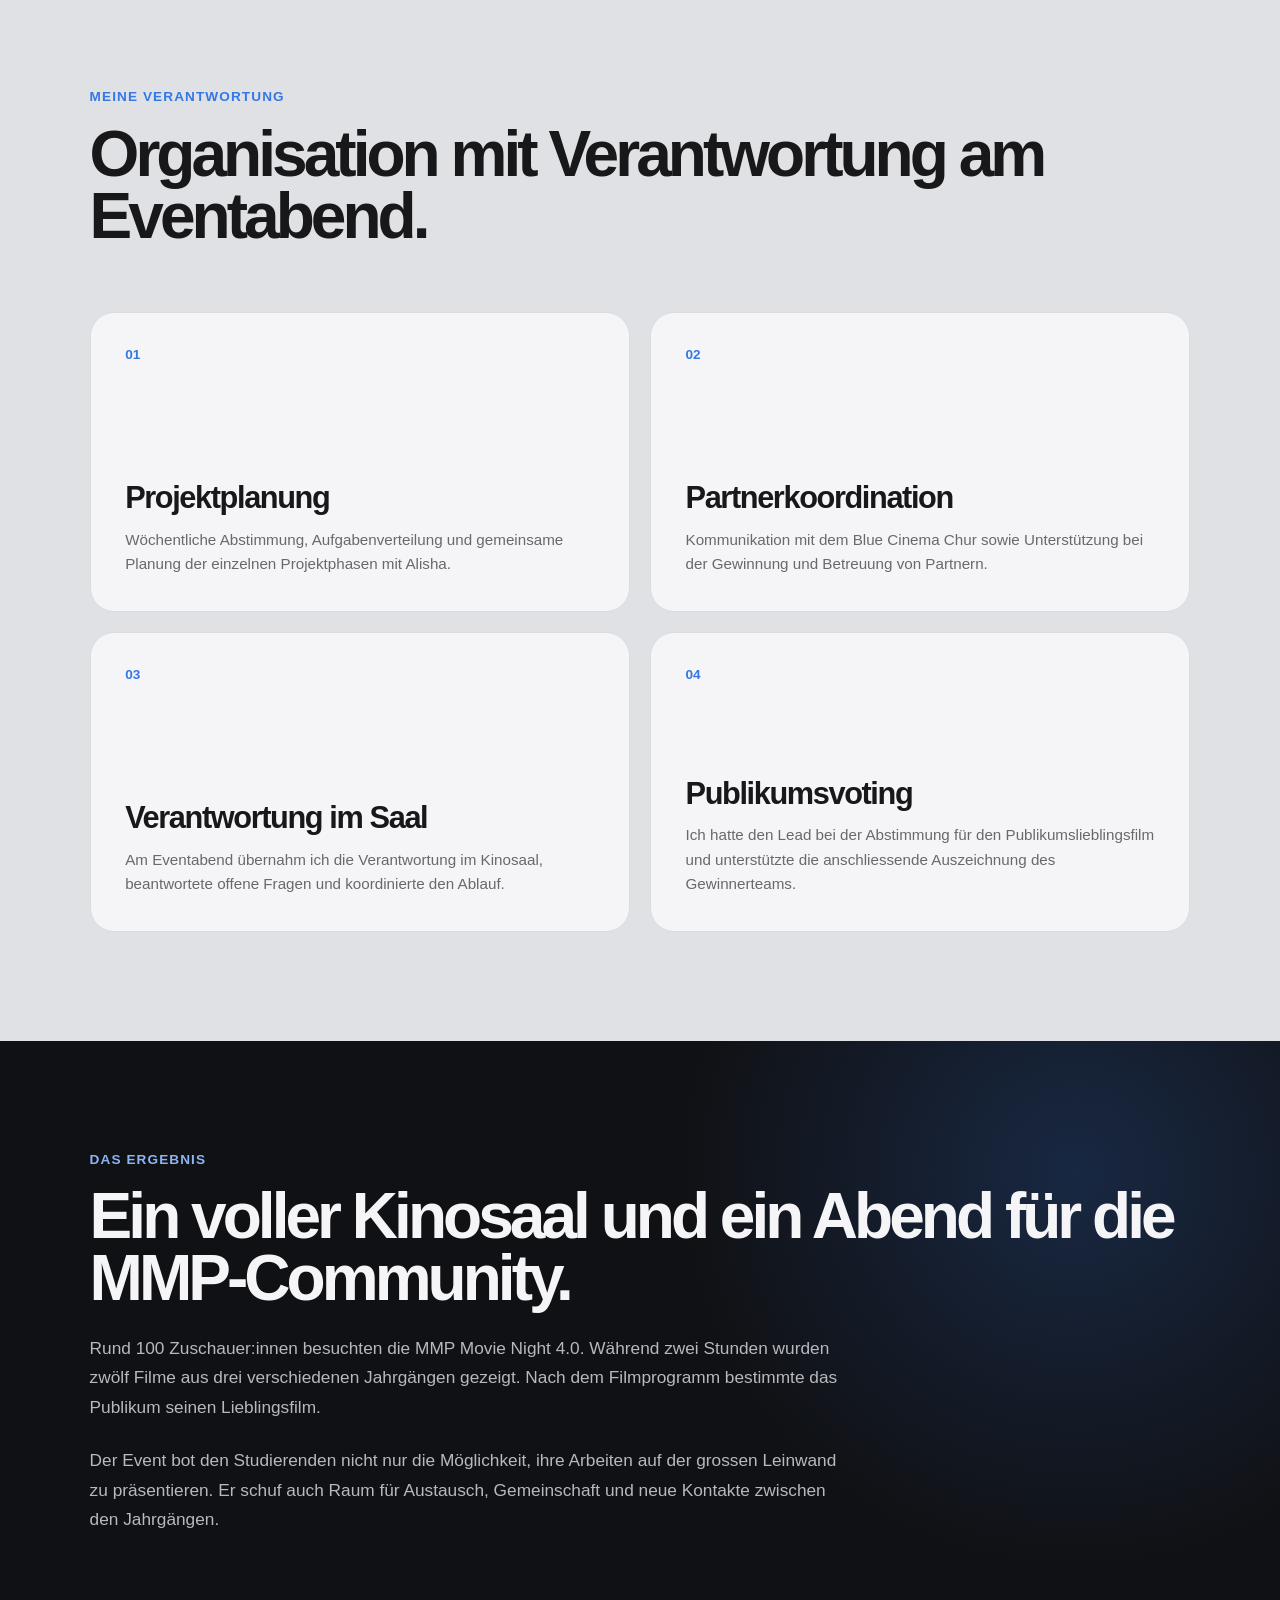
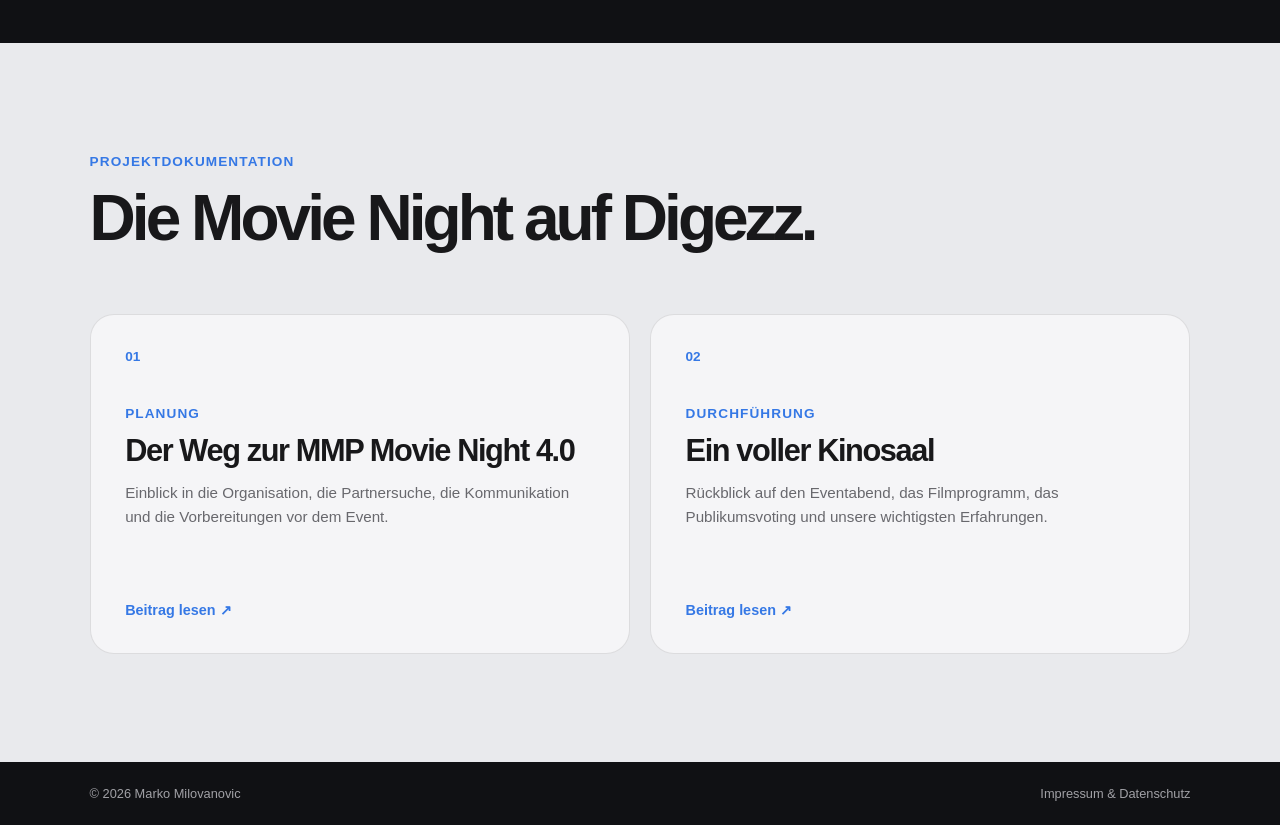
<file: movie-night.html>
<!DOCTYPE html>
<html lang="de">
<head>
  <meta charset="UTF-8" />
  <meta name="viewport" content="width=device-width, initial-scale=1.0" />
  <meta name="description" content="Planung und Durchführung der MMP Movie Night 4.0 im Blue Cinema Chur durch Marko Milovanovic und Alisha Künzi." />
  <title>MMP Movie Night 4.0 – Marko Milovanovic</title>
  <link rel="canonical" href="https://markomilovanovic.ch/movie-night.html" />
  <link rel="icon" type="image/svg+xml" href="favicon.svg?v=2" />
  <link rel="icon" type="image/png" sizes="32x32" href="favicon-32.png?v=2" />
  <link rel="apple-touch-icon" href="apple-touch-icon.png?v=2" />
  <meta name="theme-color" content="#101114" />
  <meta property="og:type" content="website" />
  <meta property="og:locale" content="de_CH" />
  <meta property="og:site_name" content="Marko Milovanovic" />
  <meta property="og:title" content="MMP Movie Night 4.0 – Marko Milovanovic" />
  <meta property="og:description" content="Planung und Durchführung der MMP Movie Night 4.0 im Blue Cinema Chur durch Marko Milovanovic und Alisha Künzi." />
  <meta property="og:url" content="https://markomilovanovic.ch/movie-night.html" />
  <meta name="twitter:card" content="summary" />
  <link rel="stylesheet" href="styles.css" />
  <script src="script.js" defer></script>
</head>

<body>
  <a class="skip-link" href="#main">Zum Inhalt springen</a>

  <!-- HEADER -->
  <header class="site-header">
    <a class="logo" href="index.html" aria-label="Zur Startseite">MM</a>
    <nav aria-label="Hauptnavigation">
      <ul>
        <li><a class="active" href="index.html#work">Work</a></li>
        <li><a href="about.html">About Me</a></li>
        <li><a href="contact.html">Contact</a></li>
      </ul>
    </nav>
  </header>

  <main id="main">
    <!-- HERO -->
    <section class="hero hero--split hero--movie">
      <div class="hero-content">
        <p class="hero-label">Eventmanagement · FH Graubünden</p>
        <h1>MMP Movie<br /> <span>Night 4.0</span></h1>
        <p class="hero-lead">Planung und Durchführung eines Kinoevents für MMP-Studierende im Blue Cinema Chur.</p>
        <div class="hero-meta">
          <div><span>Datum</span> <strong>18. Februar 2026</strong></div>
          <div><span>Ort</span> <strong>Blue Cinema Chur</strong></div>
          <div><span>Besucher:innen</span> <strong>Rund 100 Personen</strong></div>
        </div>
      </div>
      <div class="movie-screen" aria-hidden="true">
        <div class="movie-play">▶</div>
        <p>12 Filme<br /> 3 Jahrgänge<br /> 1 Kinoabend</p>
      </div>
    </section>

    <!-- DAS PROJEKT -->
    <section class="split bg-page">
      <div class="section-head">
        <p class="section-label">Das Projekt</p>
        <h2>Filme von Studierenden auf der grossen Leinwand.</h2>
      </div>
      <div class="prose">
        <p>Die MMP Movie Night ist ein Event, bei dem Studierende des Studiengangs Multimedia Production ihre eigenen Filmprojekte in einem richtigen Kinosaal präsentieren können.</p>
        <p>Gemeinsam mit meiner Kommilitonin Alisha Künzi übernahm ich die Organisation der vierten Ausgabe. Von September 2025 bis zur Durchführung im Februar 2026 planten wir den Event, koordinierten Partner und kümmerten uns um die Kommunikation.</p>
        <p>Ziel war es, studentischen Filmprojekten eine Bühne zu bieten und gleichzeitig einen Abend zu schaffen, der den Austausch zwischen den verschiedenen Jahrgängen fördert.</p>
      </div>
    </section>

    <!-- ZAHLEN -->
    <section class="section--flush bg-page card-grid card-grid--3">
      <article class="card card--stat">
        <strong>100</strong>
        <p>Zuschauer:innen</p>
      </article>
      <article class="card card--stat">
        <strong>12</strong>
        <p>gezeigte Filme</p>
      </article>
      <article class="card card--stat">
        <strong>3</strong>
        <p>vertretene Jahrgänge</p>
      </article>
    </section>

    <!-- PLANUNG -->
    <section class="bg-white">
      <div class="section-head">
        <p class="section-label">Planung und Organisation</p>
        <h2>Von der ersten Idee bis zum fertigen Kinoabend.</h2>
      </div>
      <div>
        <article class="step">
          <span class="step-number">01</span>
          <div>
            <h3>Konzeption</h3>
            <p>Übernahme des bestehenden Formats und gemeinsame Weiterentwicklung der vierten MMP Movie Night. Dazu gehörten die Definition des Umfangs, des Programms und der Ziele des Events.</p>
          </div>
        </article>
        <article class="step">
          <span class="step-number">02</span>
          <div>
            <h3>Location und Koordination</h3>
            <p>Organisation des Kinosaals im Blue Cinema Chur, Einholen von Offerten und Abstimmung der technischen und organisatorischen Rahmenbedingungen.</p>
          </div>
        </article>
        <article class="step">
          <span class="step-number">03</span>
          <div>
            <h3>Partnerschaften</h3>
            <p>Kontaktaufnahme mit möglichen Sponsoren und Partnern. Mit dem Verein Studierende FHGR konnten wir einen Partner für das Marketing und die Finanzierung des Publikumspreises gewinnen.</p>
          </div>
        </article>
        <article class="step">
          <span class="step-number">04</span>
          <div>
            <h3>Kommunikation</h3>
            <p>Erstellung eines visuellen Auftritts, Versand von Informationsmails und Entwicklung eines Anmeldeformulars für die Veranstaltung.</p>
          </div>
        </article>
        <article class="step">
          <span class="step-number">05</span>
          <div>
            <h3>Durchführung</h3>
            <p>Vorbereitung der Moderation, Koordination des Filmprogramms und Betreuung des Events im Blue Cinema Chur.</p>
          </div>
        </article>
      </div>
    </section>

    <!-- MEINE VERANTWORTUNG -->
    <section class="bg-soft">
      <div class="section-head">
        <p class="section-label">Meine Verantwortung</p>
        <h2>Organisation mit Verantwortung am Eventabend.</h2>
      </div>
      <div class="card-grid">
        <article class="card">
          <span class="card-number">01</span>
          <h3>Projektplanung</h3>
          <p>Wöchentliche Abstimmung, Aufgabenverteilung und gemeinsame Planung der einzelnen Projektphasen mit Alisha.</p>
        </article>
        <article class="card">
          <span class="card-number">02</span>
          <h3>Partnerkoordination</h3>
          <p>Kommunikation mit dem Blue Cinema Chur sowie Unterstützung bei der Gewinnung und Betreuung von Partnern.</p>
        </article>
        <article class="card">
          <span class="card-number">03</span>
          <h3>Verantwortung im Saal</h3>
          <p>Am Eventabend übernahm ich die Verantwortung im Kinosaal, beantwortete offene Fragen und koordinierte den Ablauf.</p>
        </article>
        <article class="card">
          <span class="card-number">04</span>
          <h3>Publikumsvoting</h3>
          <p>Ich hatte den Lead bei der Abstimmung für den Publikumslieblingsfilm und unterstützte die anschliessende Auszeichnung des Gewinnerteams.</p>
        </article>
      </div>
    </section>

    <!-- ERGEBNIS -->
    <section class="bg-dark bg-glow">
      <p class="section-label">Das Ergebnis</p>
      <h2>Ein voller Kinosaal und ein Abend für die MMP-Community.</h2>
      <p class="section-text">Rund 100 Zuschauer:innen besuchten die MMP Movie Night 4.0. Während zwei Stunden wurden zwölf Filme aus drei verschiedenen Jahrgängen gezeigt. Nach dem Filmprogramm bestimmte das Publikum seinen Lieblingsfilm.</p>
      <p class="section-text">Der Event bot den Studierenden nicht nur die Möglichkeit, ihre Arbeiten auf der grossen Leinwand zu präsentieren. Er schuf auch Raum für Austausch, Gemeinschaft und neue Kontakte zwischen den Jahrgängen.</p>
    </section>

    <!-- DIGEZZ-BEITRÄGE -->
    <section class="bg-page">
      <div class="section-head">
        <p class="section-label">Projektdokumentation</p>
        <h2>Die Movie Night auf Digezz.</h2>
      </div>
      <div class="card-grid"><a class="card card--tall card--top card--invert" href="https://www.digezz.ch/mmp-movie-night-4-0-beitragsbild/" target="_blank" rel="noopener noreferrer"><span class="card-number">01</span> <p class="card-label">Planung</p> <h3>Der Weg zur MMP Movie Night 4.0</h3> <p>Einblick in die Organisation, die Partnersuche, die Kommunikation und die Vorbereitungen vor dem Event.</p> <span class="card-link">Beitrag lesen ↗</span></a>  <a class="card card--tall card--top card--invert" href="https://www.digezz.ch/mmp-movie-night-4-0-die-durchfuehrung/" target="_blank" rel="noopener noreferrer"><span class="card-number">02</span> <p class="card-label">Durchführung</p> <h3>Ein voller Kinosaal</h3> <p>Rückblick auf den Eventabend, das Filmprogramm, das Publikumsvoting und unsere wichtigsten Erfahrungen.</p> <span class="card-link">Beitrag lesen ↗</span></a></div>
    </section>
  </main>

  <!-- FOOTER -->
  <footer class="site-footer">
    <div class="footer-inner"><span>© 2026 Marko Milovanovic</span> <a href="legal.html">Impressum &amp; Datenschutz</a></div>
  </footer>
</body>
</html>
</file>
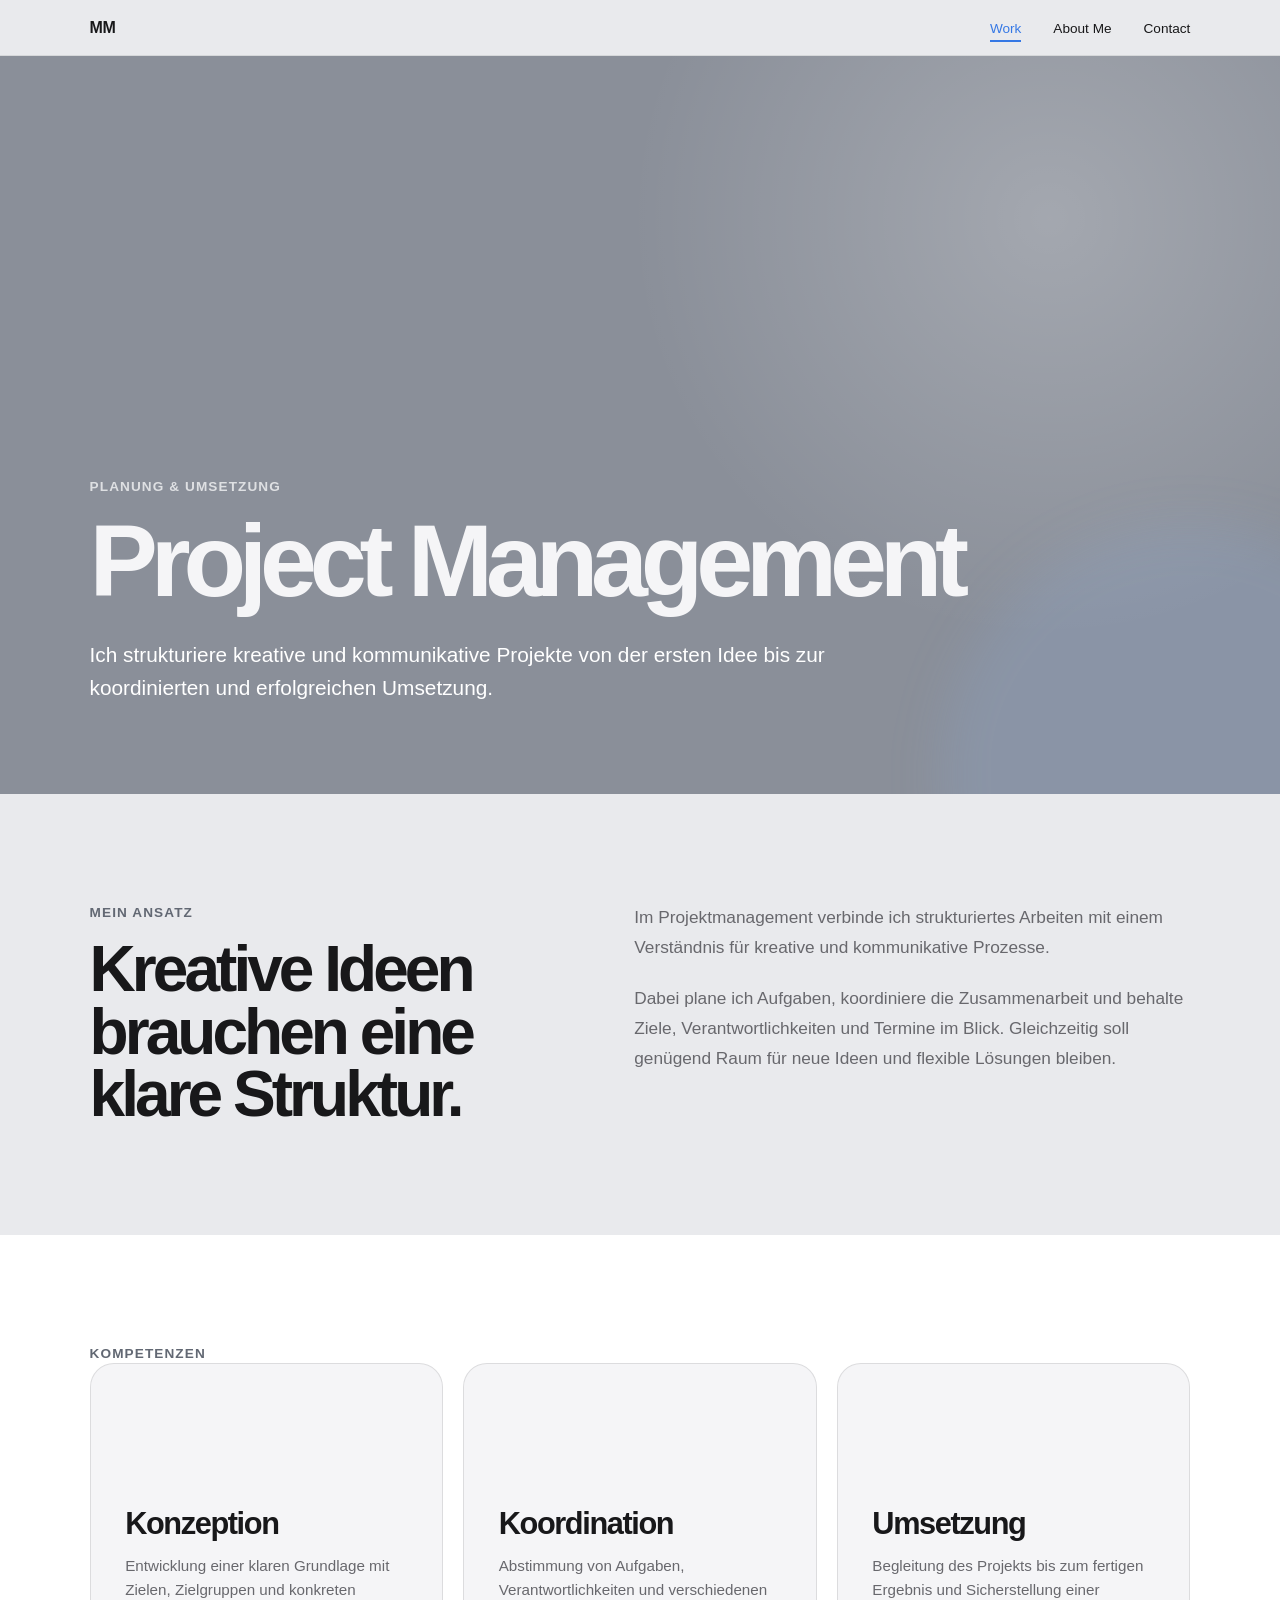
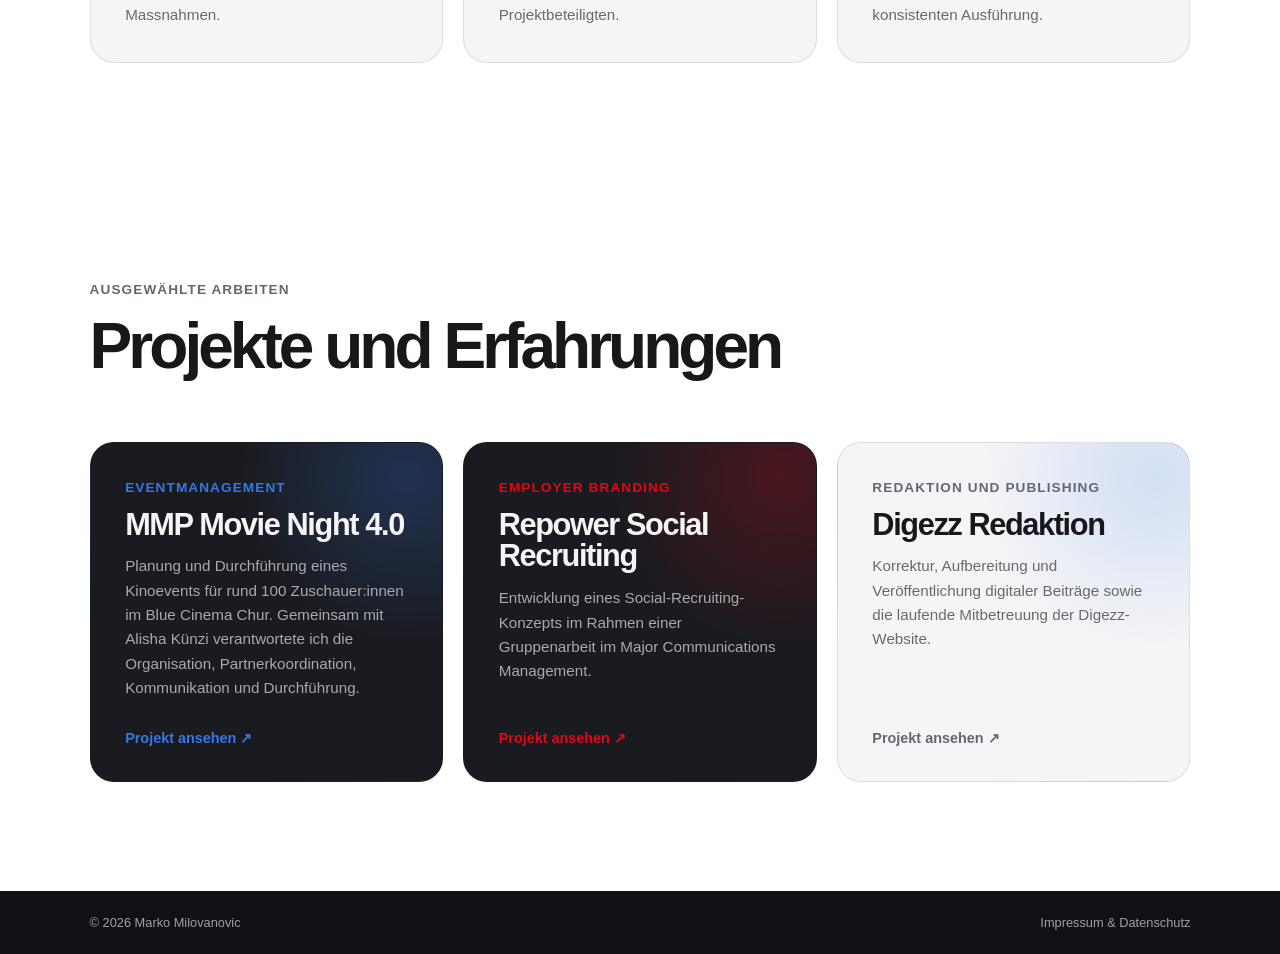
<file: projectmanagement.html>
<!DOCTYPE html>
<html lang="de">
<head>
  <meta charset="UTF-8" />
  <meta name="viewport" content="width=device-width, initial-scale=1.0" />
  <meta name="description" content="Projektmanagement-Kompetenzen und Projekte von Marko Milovanovic." />
  <title>Project Management – Marko Milovanovic</title>
  <link rel="canonical" href="https://markomilovanovic.ch/projectmanagement.html" />
  <link rel="icon" type="image/svg+xml" href="favicon.svg?v=2" />
  <link rel="icon" type="image/png" sizes="32x32" href="favicon-32.png?v=2" />
  <link rel="apple-touch-icon" href="apple-touch-icon.png?v=2" />
  <meta name="theme-color" content="#101114" />
  <meta property="og:type" content="website" />
  <meta property="og:locale" content="de_CH" />
  <meta property="og:site_name" content="Marko Milovanovic" />
  <meta property="og:title" content="Project Management – Marko Milovanovic" />
  <meta property="og:description" content="Projektmanagement-Kompetenzen und Projekte von Marko Milovanovic." />
  <meta property="og:url" content="https://markomilovanovic.ch/projectmanagement.html" />
  <meta name="twitter:card" content="summary" />
  <link rel="stylesheet" href="styles.css" />
  <script src="script.js" defer></script>
</head>

<body class="theme-pm">
  <a class="skip-link" href="#main">Zum Inhalt springen</a>

  <!-- HEADER -->
  <header class="site-header">
    <a class="logo" href="index.html" aria-label="Zur Startseite">MM</a>
    <nav aria-label="Hauptnavigation">
      <ul>
        <li><a class="active" href="index.html#work">Work</a></li>
        <li><a href="about.html">About Me</a></li>
        <li><a href="contact.html">Contact</a></li>
      </ul>
    </nav>
  </header>

  <!-- HAUPTINHALT -->
  <main id="main">
    <!-- HERO -->
    <section class="hero hero--pm">
      <div class="hero-content">
        <p class="hero-label">Planung &amp; Umsetzung</p>
        <h1>Project Management</h1>
        <p class="hero-lead">Ich strukturiere kreative und kommunikative Projekte von der ersten Idee bis zur koordinierten und erfolgreichen Umsetzung.</p>
      </div>
    </section>

    <!-- MEIN ANSATZ -->
    <section class="split bg-page">
      <div class="section-head">
        <p class="section-label">Mein Ansatz</p>
        <h2>Kreative Ideen brauchen eine klare Struktur.</h2>
      </div>
      <div class="prose">
        <p>Im Projektmanagement verbinde ich strukturiertes Arbeiten mit einem Verständnis für kreative und kommunikative Prozesse.</p>
        <p>Dabei plane ich Aufgaben, koordiniere die Zusammenarbeit und behalte Ziele, Verantwortlichkeiten und Termine im Blick. Gleichzeitig soll genügend Raum für neue Ideen und flexible Lösungen bleiben.</p>
      </div>
    </section>

    <!-- KOMPETENZEN -->
    <section class="bg-white">
      <p class="section-label">Kompetenzen</p>
      <div class="card-grid card-grid--3 skills-grid">
        <article class="card">
          <h3>Konzeption</h3>
          <p>Entwicklung einer klaren Grundlage mit Zielen, Zielgruppen und konkreten Massnahmen.</p>
        </article>
        <article class="card">
          <h3>Koordination</h3>
          <p>Abstimmung von Aufgaben, Verantwortlichkeiten und verschiedenen Projektbeteiligten.</p>
        </article>
        <article class="card">
          <h3>Umsetzung</h3>
          <p>Begleitung des Projekts bis zum fertigen Ergebnis und Sicherstellung einer konsistenten Ausführung.</p>
        </article>
      </div>
    </section>

    <!-- PROJEKTE -->
    <section class="bg-white">
      <div class="section-head">
        <p class="section-label">Ausgewählte Arbeiten</p>
        <h2>Projekte und Erfahrungen</h2>
      </div>
      <div class="card-grid card-grid--3"><a class="card card--tall card--top card--dark" href="movie-night.html" aria-label="Mehr über die MMP Movie Night 4.0 erfahren"><p class="card-label">Eventmanagement</p> <h3>MMP Movie Night 4.0</h3> <p>Planung und Durchführung eines Kinoevents für rund 100 Zuschauer:innen im Blue Cinema Chur. Gemeinsam mit Alisha Künzi verantwortete ich die Organisation, Partnerkoordination, Kommunikation und Durchführung.</p> <span class="card-link">Projekt ansehen ↗</span></a>  <a class="card card--tall card--top card--dark card--red" href="repower.html" aria-label="Mehr über das Repower-Projekt erfahren"><p class="card-label">Employer Branding</p> <h3>Repower Social Recruiting</h3> <p>Entwicklung eines Social-Recruiting-Konzepts im Rahmen einer Gruppenarbeit im Major Communications Management.</p> <span class="card-link">Projekt ansehen ↗</span></a>  <a class="card card--tall card--top card--corner" href="digezz.html" aria-label="Mehr über meine Tätigkeit bei Digezz erfahren"><p class="card-label">Redaktion und Publishing</p> <h3>Digezz Redaktion</h3> <p>Korrektur, Aufbereitung und Veröffentlichung digitaler Beiträge sowie die laufende Mitbetreuung der Digezz-Website.</p> <span class="card-link">Projekt ansehen ↗</span></a></div>
    </section>
  </main>

  <!-- FOOTER -->
  <footer class="site-footer">
    <div class="footer-inner"><span>© 2026 Marko Milovanovic</span> <a href="legal.html">Impressum &amp; Datenschutz</a></div>
  </footer>
</body>
</html>
</file>
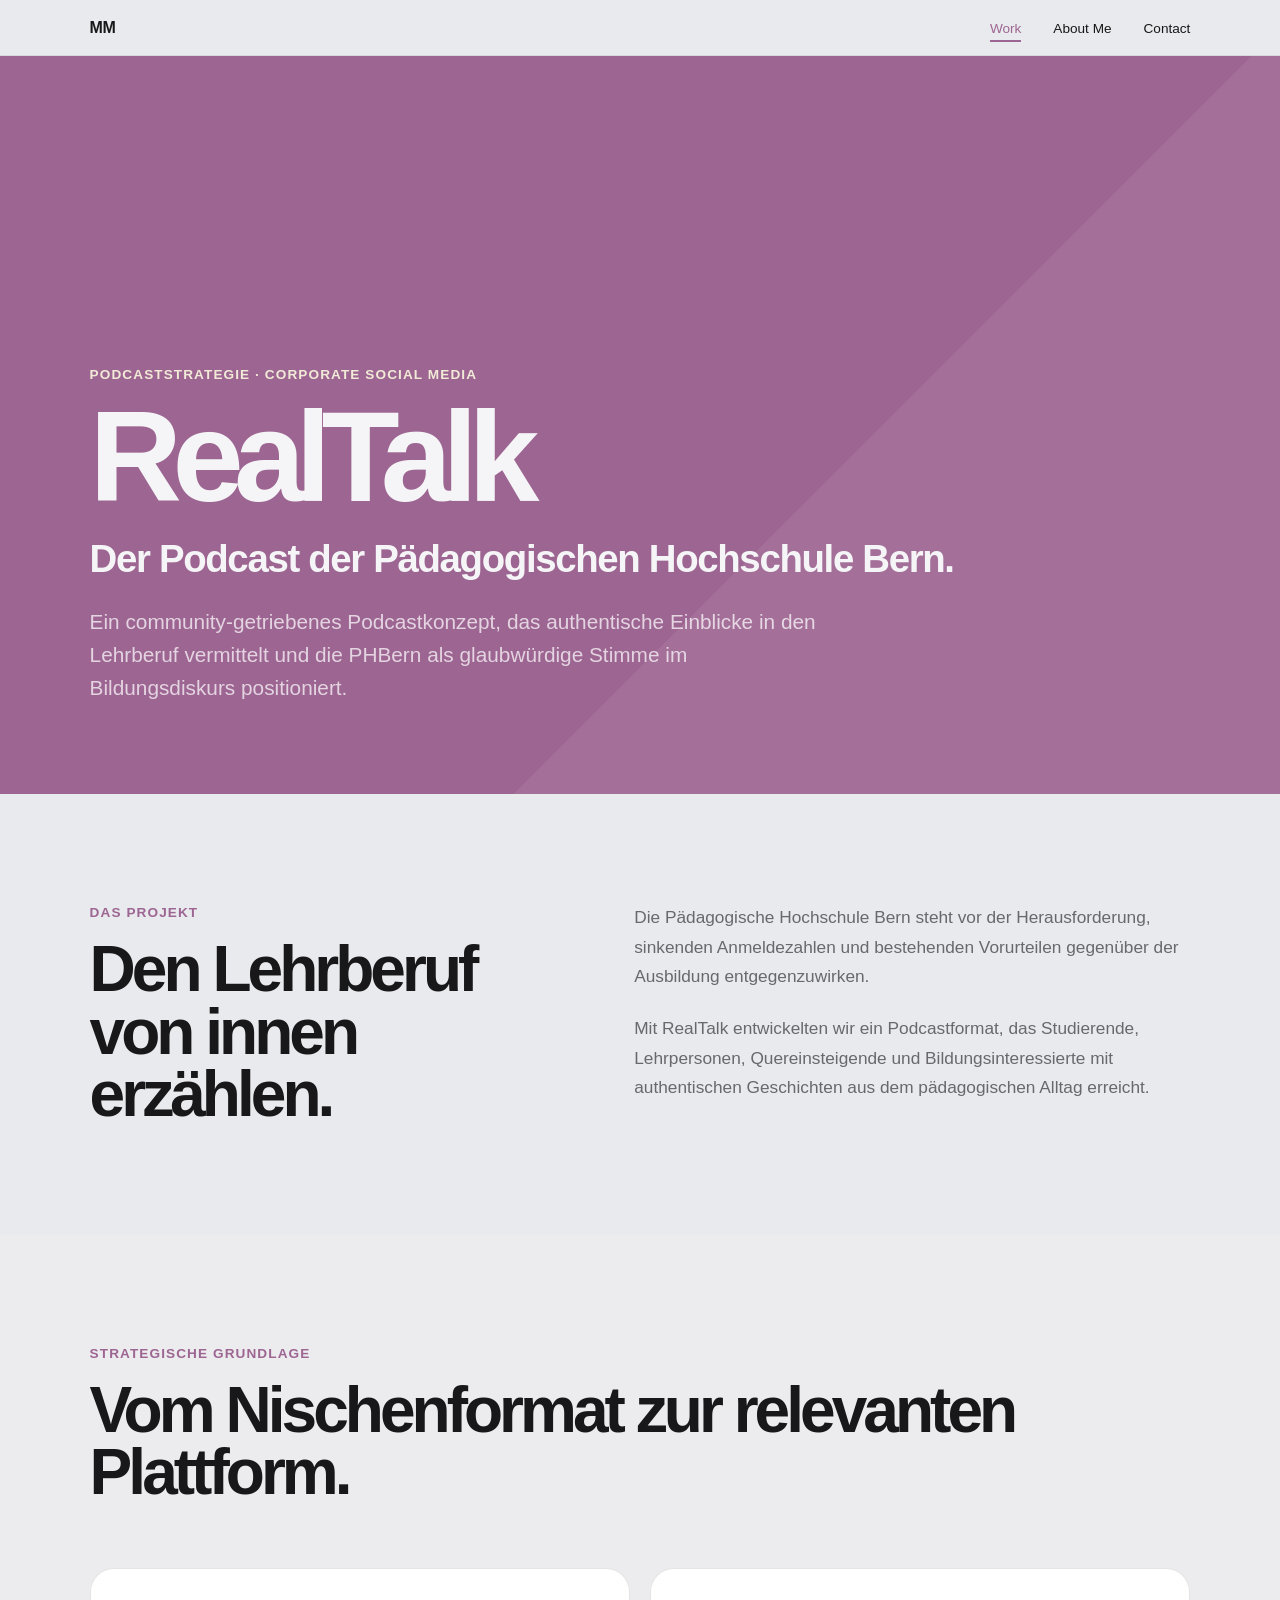
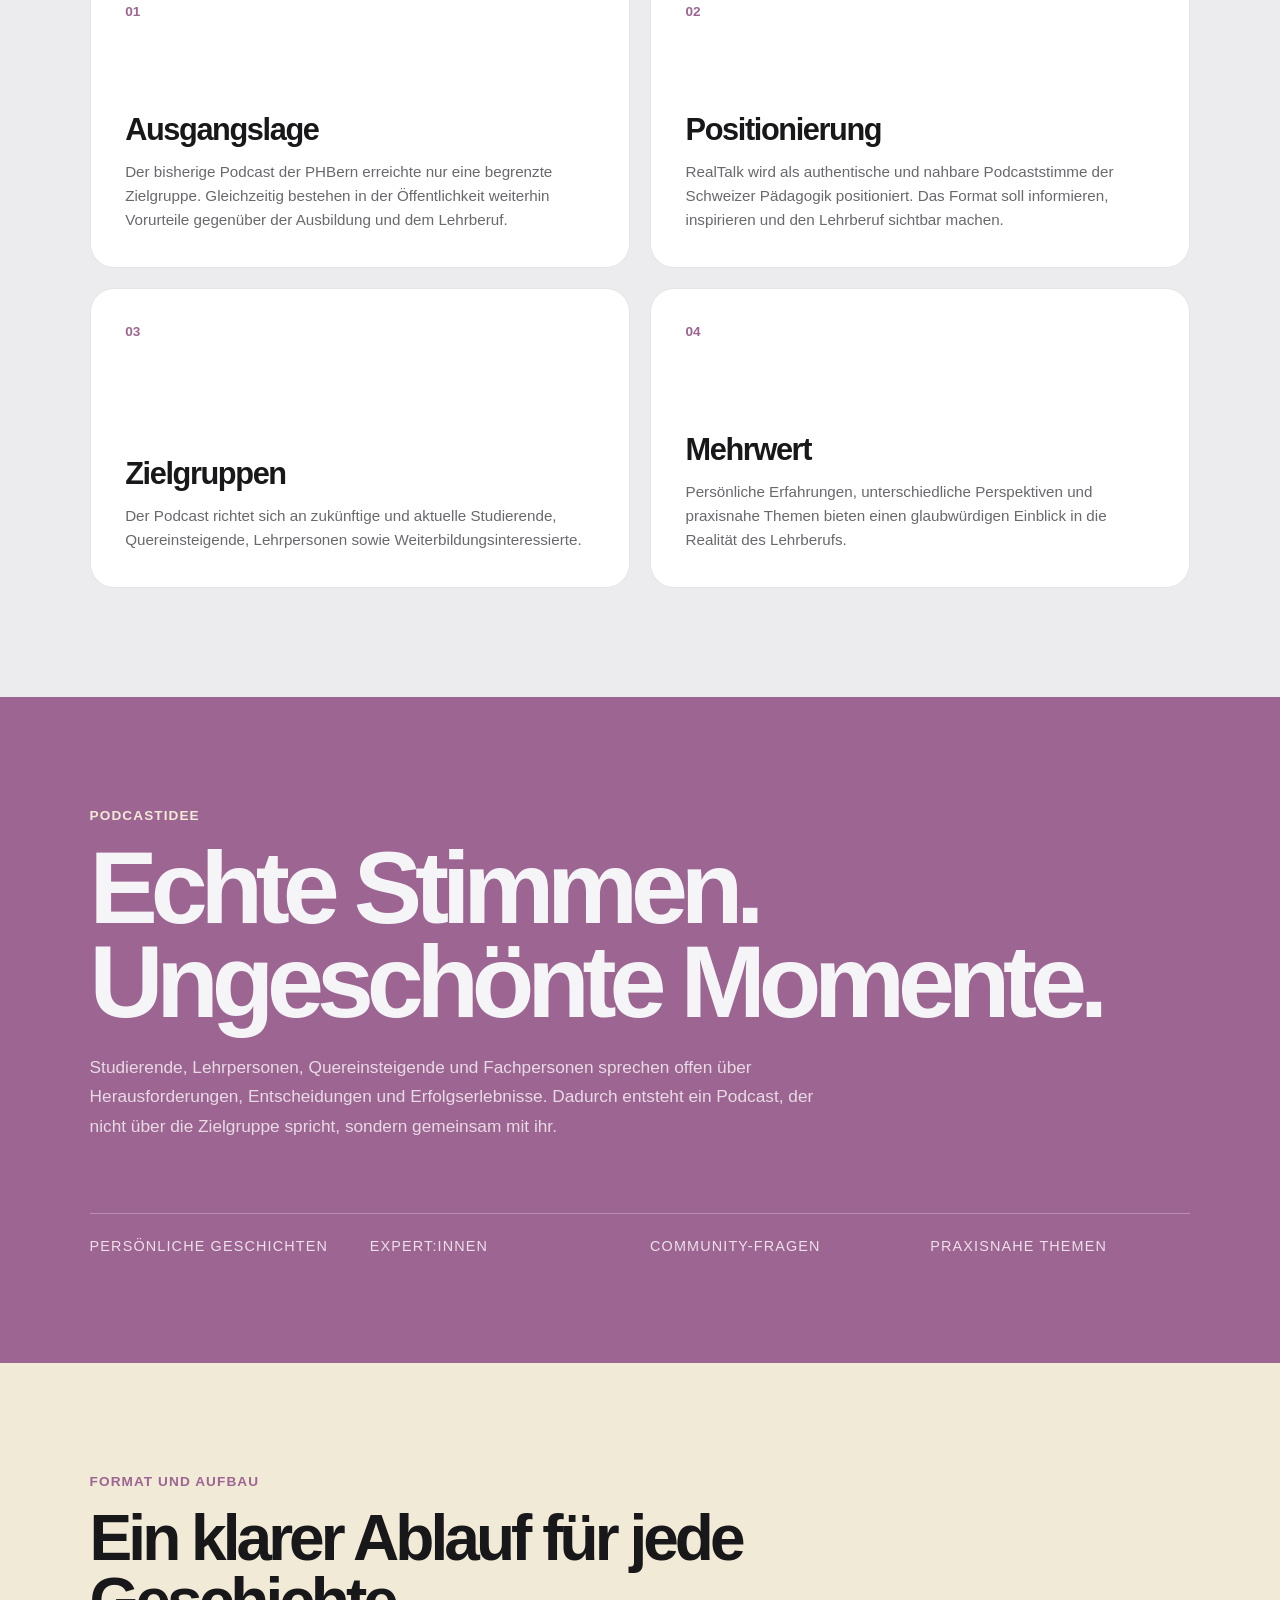
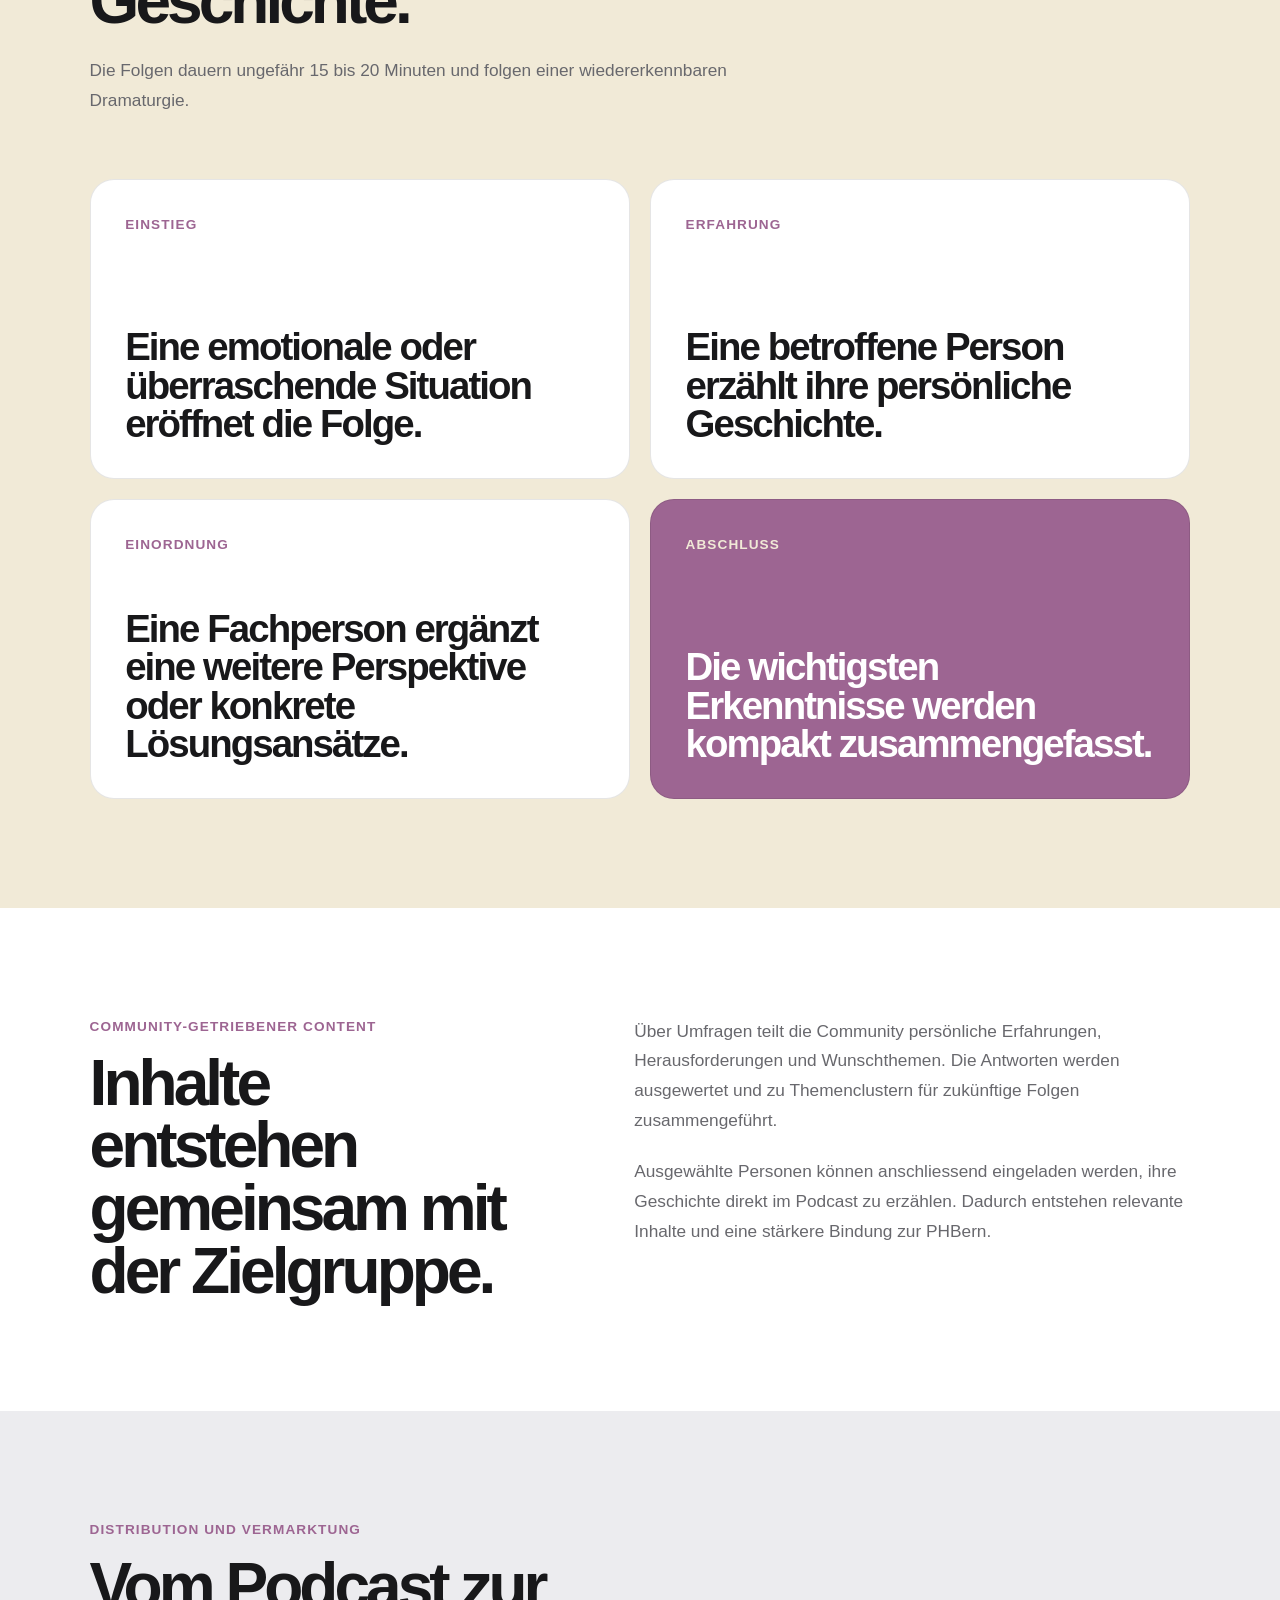
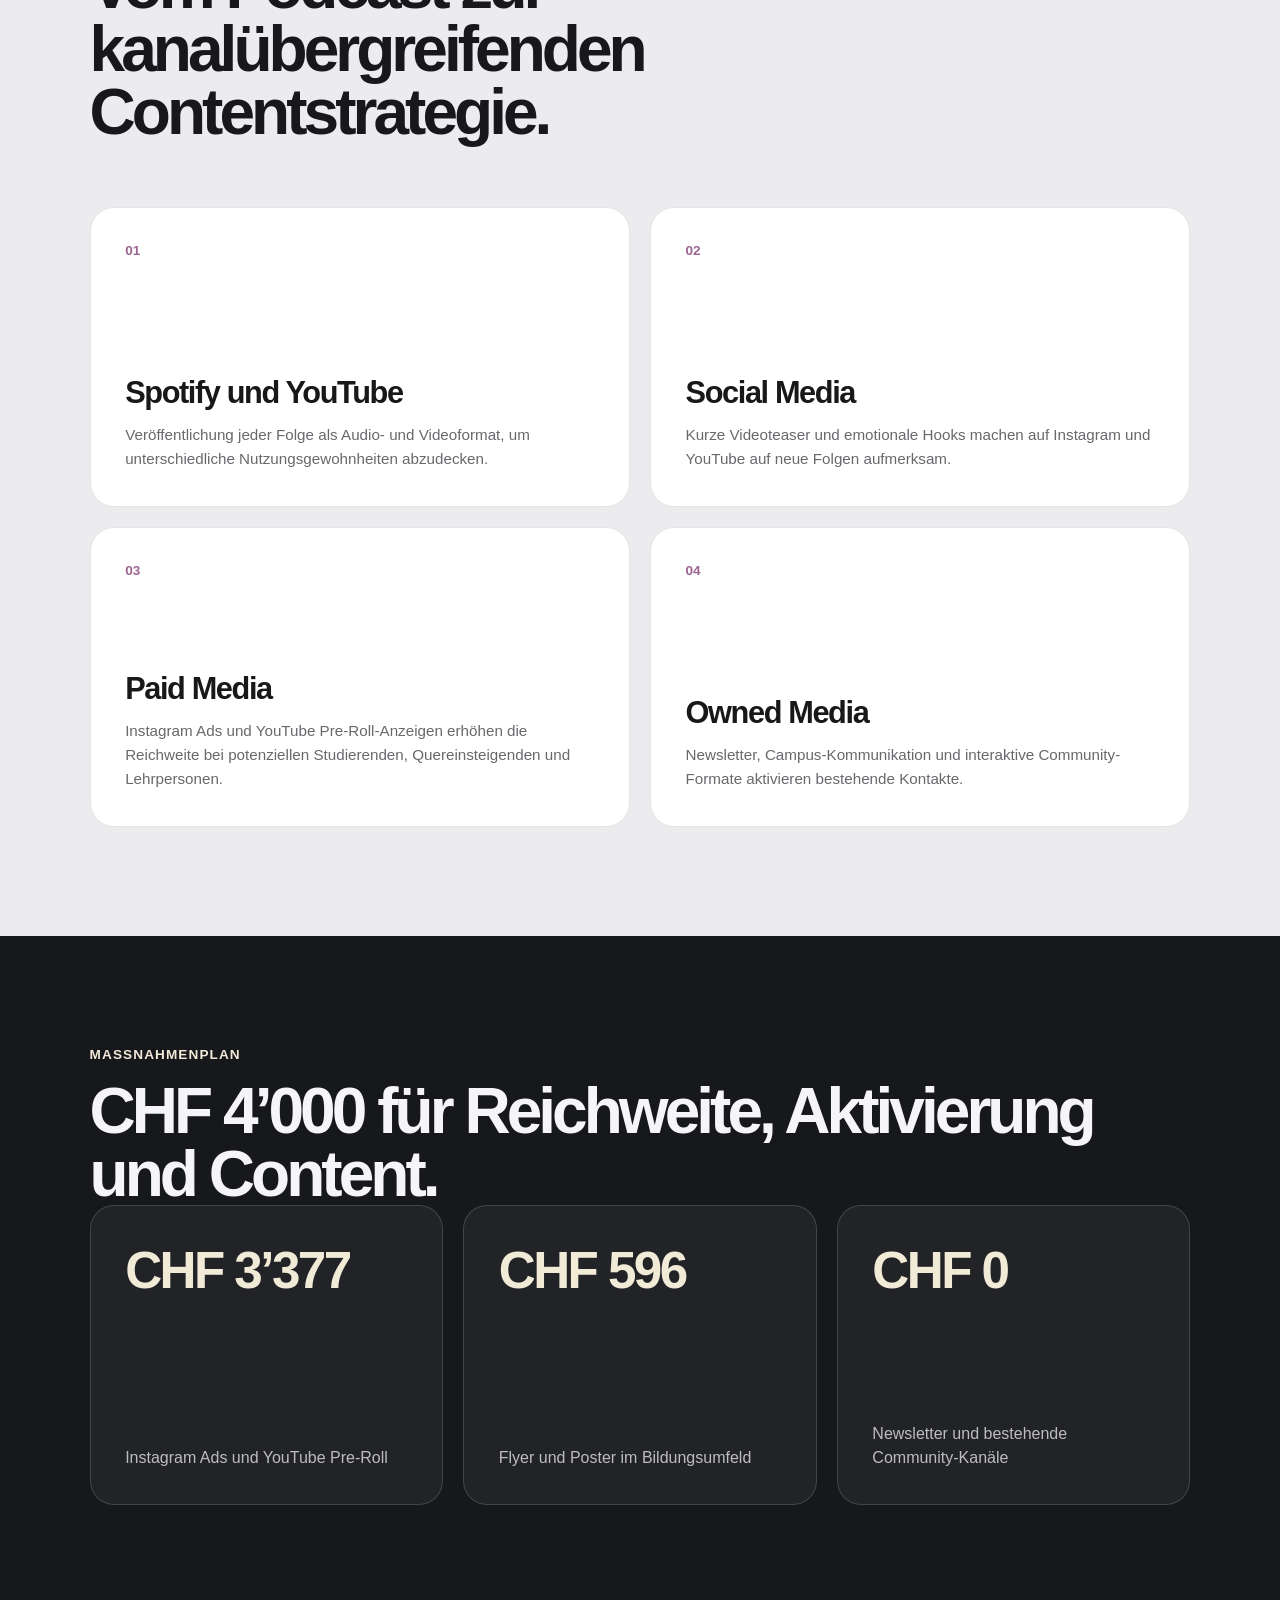
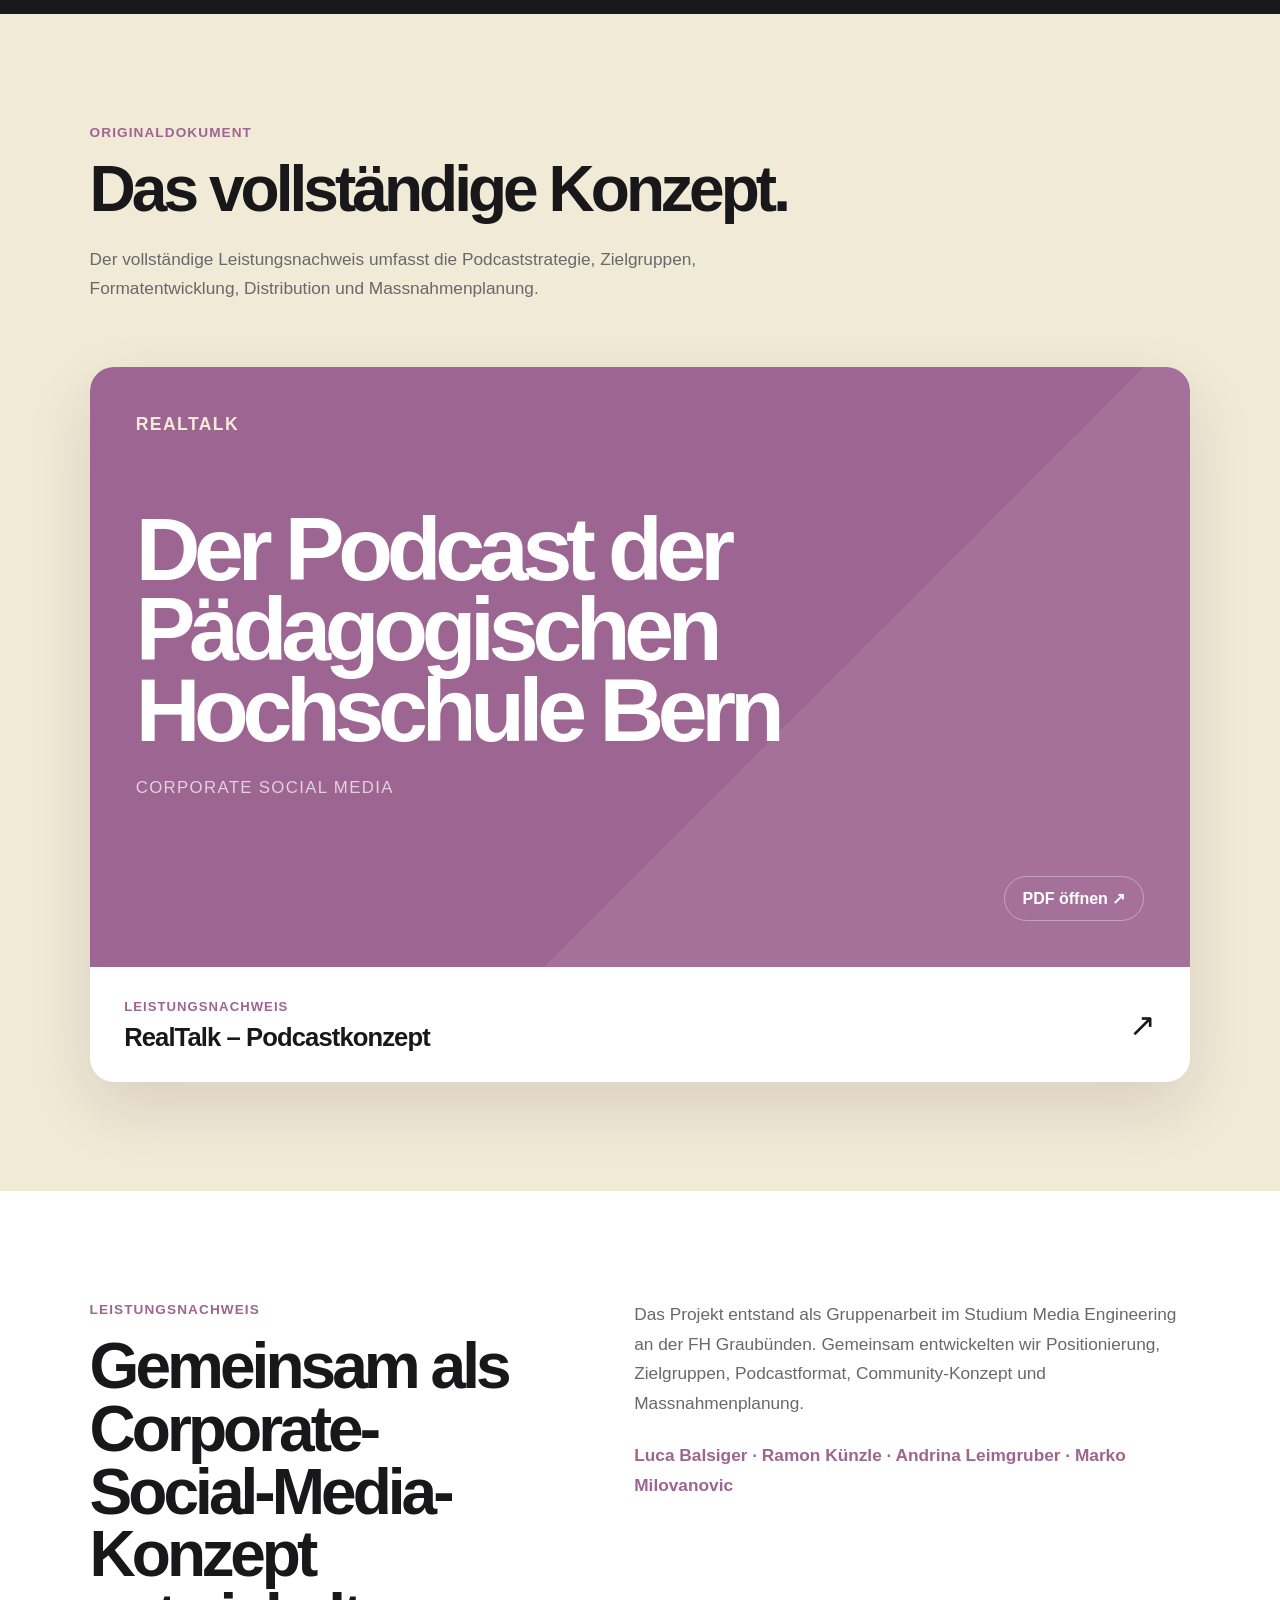
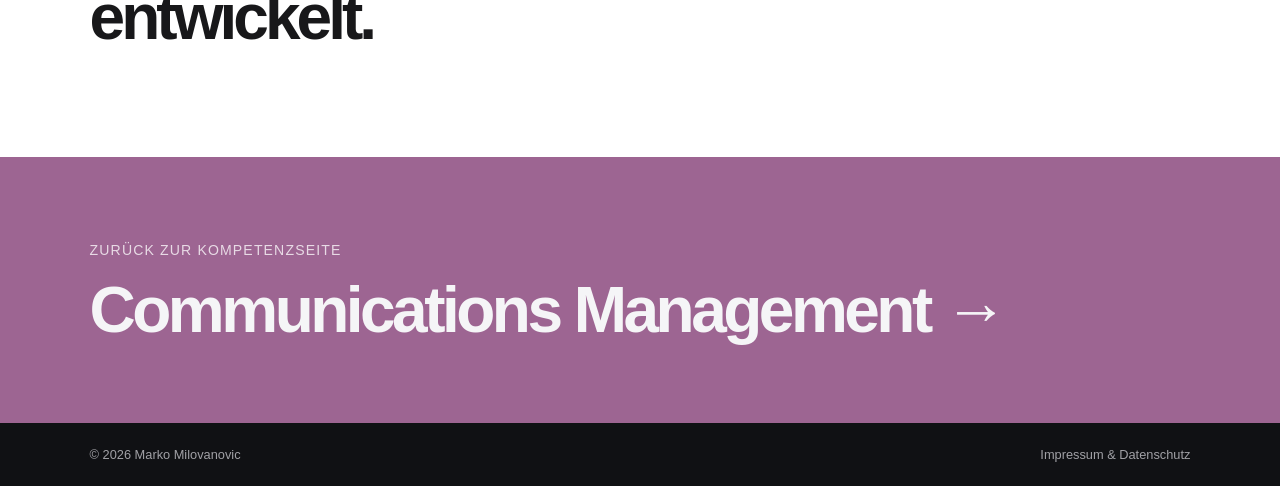
<file: realtalk.html>
<!DOCTYPE html>
<html lang="de">
<head>
  <meta charset="UTF-8" />
  <meta name="viewport" content="width=device-width, initial-scale=1.0" />
  <meta name="description" content="Podcaststrategie und Corporate-Social-Media-Konzept für RealTalk PHBern." />
  <title>RealTalk PHBern – Marko Milovanovic</title>
  <link rel="canonical" href="https://markomilovanovic.ch/realtalk.html" />
  <link rel="icon" type="image/svg+xml" href="favicon.svg?v=2" />
  <link rel="icon" type="image/png" sizes="32x32" href="favicon-32.png?v=2" />
  <link rel="apple-touch-icon" href="apple-touch-icon.png?v=2" />
  <meta name="theme-color" content="#101114" />
  <meta property="og:type" content="website" />
  <meta property="og:locale" content="de_CH" />
  <meta property="og:site_name" content="Marko Milovanovic" />
  <meta property="og:title" content="RealTalk PHBern – Marko Milovanovic" />
  <meta property="og:description" content="Podcaststrategie und Corporate-Social-Media-Konzept für RealTalk PHBern." />
  <meta property="og:url" content="https://markomilovanovic.ch/realtalk.html" />
  <meta name="twitter:card" content="summary" />
  <link rel="stylesheet" href="styles.css" />
  <script src="script.js" defer></script>
</head>

<body class="theme-realtalk">
  <a class="skip-link" href="#main">Zum Inhalt springen</a>

  <!-- HEADER -->
  <header class="site-header">
    <a class="logo" href="index.html" aria-label="Zur Startseite">MM</a>
    <nav aria-label="Hauptnavigation">
      <ul>
        <li><a class="active" href="index.html#work">Work</a></li>
        <li><a href="about.html">About Me</a></li>
        <li><a href="contact.html">Contact</a></li>
      </ul>
    </nav>
  </header>

  <main id="main">
    <!-- HERO -->
    <section class="hero hero--word hero--realtalk">
      <div class="hero-content">
        <p class="hero-label">Podcaststrategie · Corporate Social Media</p>
        <h1>RealTalk</h1>
        <p class="hero-claim">Der Podcast der Pädagogischen Hochschule Bern.</p>
        <p class="hero-lead">Ein community-getriebenes Podcastkonzept, das authentische Einblicke in den Lehrberuf vermittelt und die PHBern als glaubwürdige Stimme im Bildungsdiskurs positioniert.</p>
      </div>
    </section>

    <!-- PROJEKTÜBERSICHT -->
    <section class="split bg-page">
      <div class="section-head">
        <p class="section-label">Das Projekt</p>
        <h2>Den Lehrberuf von innen erzählen.</h2>
      </div>
      <div class="prose">
        <p>Die Pädagogische Hochschule Bern steht vor der Herausforderung, sinkenden Anmeldezahlen und bestehenden Vorurteilen gegenüber der Ausbildung entgegenzuwirken.</p>
        <p>Mit RealTalk entwickelten wir ein Podcastformat, das Studierende, Lehrpersonen, Quereinsteigende und Bildungsinteressierte mit authentischen Geschichten aus dem pädagogischen Alltag erreicht.</p>
      </div>
    </section>

    <!-- STRATEGISCHE GRUNDLAGE -->
    <section class="bg-soft">
      <div class="section-head">
        <p class="section-label">Strategische Grundlage</p>
        <h2>Vom Nischenformat zur relevanten Plattform.</h2>
      </div>
      <div class="card-grid">
        <article class="card card--white">
          <span class="card-number">01</span>
          <h3>Ausgangslage</h3>
          <p>Der bisherige Podcast der PHBern erreichte nur eine begrenzte Zielgruppe. Gleichzeitig bestehen in der Öffentlichkeit weiterhin Vorurteile gegenüber der Ausbildung und dem Lehrberuf.</p>
        </article>
        <article class="card card--white">
          <span class="card-number">02</span>
          <h3>Positionierung</h3>
          <p>RealTalk wird als authentische und nahbare Podcaststimme der Schweizer Pädagogik positioniert. Das Format soll informieren, inspirieren und den Lehrberuf sichtbar machen.</p>
        </article>
        <article class="card card--white">
          <span class="card-number">03</span>
          <h3>Zielgruppen</h3>
          <p>Der Podcast richtet sich an zukünftige und aktuelle Studierende, Quereinsteigende, Lehrpersonen sowie Weiterbildungsinteressierte.</p>
        </article>
        <article class="card card--white">
          <span class="card-number">04</span>
          <h3>Mehrwert</h3>
          <p>Persönliche Erfahrungen, unterschiedliche Perspektiven und praxisnahe Themen bieten einen glaubwürdigen Einblick in die Realität des Lehrberufs.</p>
        </article>
      </div>
    </section>

    <!-- PODCASTIDEE -->
    <section class="bg-brand">
      <p class="section-label">Podcastidee</p>
      <h2 class="statement">Echte Stimmen.<br /> Ungeschönte Momente.</h2>
      <p class="section-text">Studierende, Lehrpersonen, Quereinsteigende und Fachpersonen sprechen offen über Herausforderungen, Entscheidungen und Erfolgserlebnisse. Dadurch entsteht ein Podcast, der nicht über die Zielgruppe spricht, sondern gemeinsam mit ihr.</p>
      <div class="pillars"><span>Persönliche Geschichten</span> <span>Expert:innen</span> <span>Community-Fragen</span> <span>Praxisnahe Themen</span></div>
    </section>

    <!-- FORMAT UND AUFBAU -->
    <section class="bg-tint">
      <div class="section-head">
        <p class="section-label">Format und Aufbau</p>
        <h2>Ein klarer Ablauf für jede Geschichte.</h2>
        <p>Die Folgen dauern ungefähr 15 bis 20 Minuten und folgen einer wiedererkennbaren Dramaturgie.</p>
      </div>
      <div class="card-grid">
        <article class="card card--quote card--white"><small class="card-label">Einstieg</small> <strong>Eine emotionale oder überraschende Situation eröffnet die Folge.</strong></article>
        <article class="card card--quote card--white"><small class="card-label">Erfahrung</small> <strong>Eine betroffene Person erzählt ihre persönliche Geschichte.</strong></article>
        <article class="card card--quote card--white"><small class="card-label">Einordnung</small> <strong>Eine Fachperson ergänzt eine weitere Perspektive oder konkrete Lösungsansätze.</strong></article>
        <article class="card card--quote card--brand"><small class="card-label">Abschluss</small> <strong>Die wichtigsten Erkenntnisse werden kompakt zusammengefasst.</strong></article>
      </div>
    </section>

    <!-- COMMUNITY -->
    <section class="split bg-white">
      <div class="section-head">
        <p class="section-label">Community-getriebener Content</p>
        <h2>Inhalte entstehen gemeinsam mit der Zielgruppe.</h2>
      </div>
      <div class="prose">
        <p>Über Umfragen teilt die Community persönliche Erfahrungen, Herausforderungen und Wunschthemen. Die Antworten werden ausgewertet und zu Themenclustern für zukünftige Folgen zusammengeführt.</p>
        <p>Ausgewählte Personen können anschliessend eingeladen werden, ihre Geschichte direkt im Podcast zu erzählen. Dadurch entstehen relevante Inhalte und eine stärkere Bindung zur PHBern.</p>
      </div>
    </section>

    <!-- DISTRIBUTION -->
    <section class="bg-soft">
      <div class="section-head">
        <p class="section-label">Distribution und Vermarktung</p>
        <h2>Vom Podcast zur kanalübergreifenden Contentstrategie.</h2>
      </div>
      <div class="card-grid">
        <article class="card card--white">
          <span class="card-number">01</span>
          <h3>Spotify und YouTube</h3>
          <p>Veröffentlichung jeder Folge als Audio- und Videoformat, um unterschiedliche Nutzungsgewohnheiten abzudecken.</p>
        </article>
        <article class="card card--white">
          <span class="card-number">02</span>
          <h3>Social Media</h3>
          <p>Kurze Videoteaser und emotionale Hooks machen auf Instagram und YouTube auf neue Folgen aufmerksam.</p>
        </article>
        <article class="card card--white">
          <span class="card-number">03</span>
          <h3>Paid Media</h3>
          <p>Instagram Ads und YouTube Pre-Roll-Anzeigen erhöhen die Reichweite bei potenziellen Studierenden, Quereinsteigenden und Lehrpersonen.</p>
        </article>
        <article class="card card--white">
          <span class="card-number">04</span>
          <h3>Owned Media</h3>
          <p>Newsletter, Campus-Kommunikation und interaktive Community-Formate aktivieren bestehende Kontakte.</p>
        </article>
      </div>
    </section>

    <!-- MASSNAHMENPLAN -->
    <section class="bg-dark">
      <p class="section-label">Massnahmenplan</p>
      <h2>CHF 4’000 für Reichweite, Aktivierung und Content.</h2>
      <div class="card-grid card-grid--3">
        <article class="card card--glass"><strong>CHF 3’400</strong> <span>Instagram Ads und YouTube Pre-Roll</span></article>
        <article class="card card--glass"><strong>CHF 600</strong> <span>Flyer und Poster im Bildungsumfeld</span></article>
        <article class="card card--glass"><strong>CHF 0</strong> <span>Newsletter und bestehende Community-Kanäle</span></article>
      </div>
    </section>

    <!-- ORIGINALKONZEPT -->
    <section class="bg-tint">
      <div class="section-head">
        <p class="section-label">Originaldokument</p>
        <h2>Das vollständige Konzept.</h2>
        <p>Der vollständige Leistungsnachweis umfasst die Podcaststrategie, Zielgruppen, Formatentwicklung, Distribution und Massnahmenplanung.</p>
      </div>
      <a class="document-preview" href="realtalkph.pdf" target="_blank" rel="noopener noreferrer" aria-label="RealTalk-Konzept als PDF öffnen">
        <div class="document-cover">
          <span class="document-brand">RealTalk</span>
          <div>
            <strong>Der Podcast der<br /> Pädagogischen<br /> Hochschule Bern</strong>
            <p>Corporate Social Media</p>
          </div>
          <span class="document-action">PDF öffnen ↗</span>
        </div>
        <div class="document-info">
          <div>
            <span>Leistungsnachweis</span>
            <h3>RealTalk – Podcastkonzept</h3>
          </div>
          <span class="document-arrow">↗</span>
        </div>
      </a>
    </section>

    <!-- ZUSAMMENARBEIT -->
    <section class="split bg-white">
      <div class="section-head">
        <p class="section-label">Leistungsnachweis</p>
        <h2>Gemeinsam als Corporate-Social-Media-Konzept entwickelt.</h2>
      </div>
      <div class="prose">
        <p>Das Projekt entstand als Gruppenarbeit im Studium Media Engineering an der FH Graubünden. Gemeinsam entwickelten wir Positionierung, Zielgruppen, Podcastformat, Community-Konzept und Massnahmenplanung.</p>
        <p class="team-names">Luca Balsiger · Ramon Künzle · Andrina Leimgruber · Marko Milovanovic</p>
      </div>
    </section>

    <!-- ZURÜCK -->
    <section class="section--compact bg-brand">
      <p class="next-label">Zurück zur Kompetenzseite</p>
      <a href="communications.html" class="next-link">Communications Management →</a>
    </section>
  </main>

  <!-- FOOTER -->
  <footer class="site-footer">
    <div class="footer-inner"><span>© 2026 Marko Milovanovic</span> <a href="legal.html">Impressum &amp; Datenschutz</a></div>
  </footer>
</body>
</html>
</file>
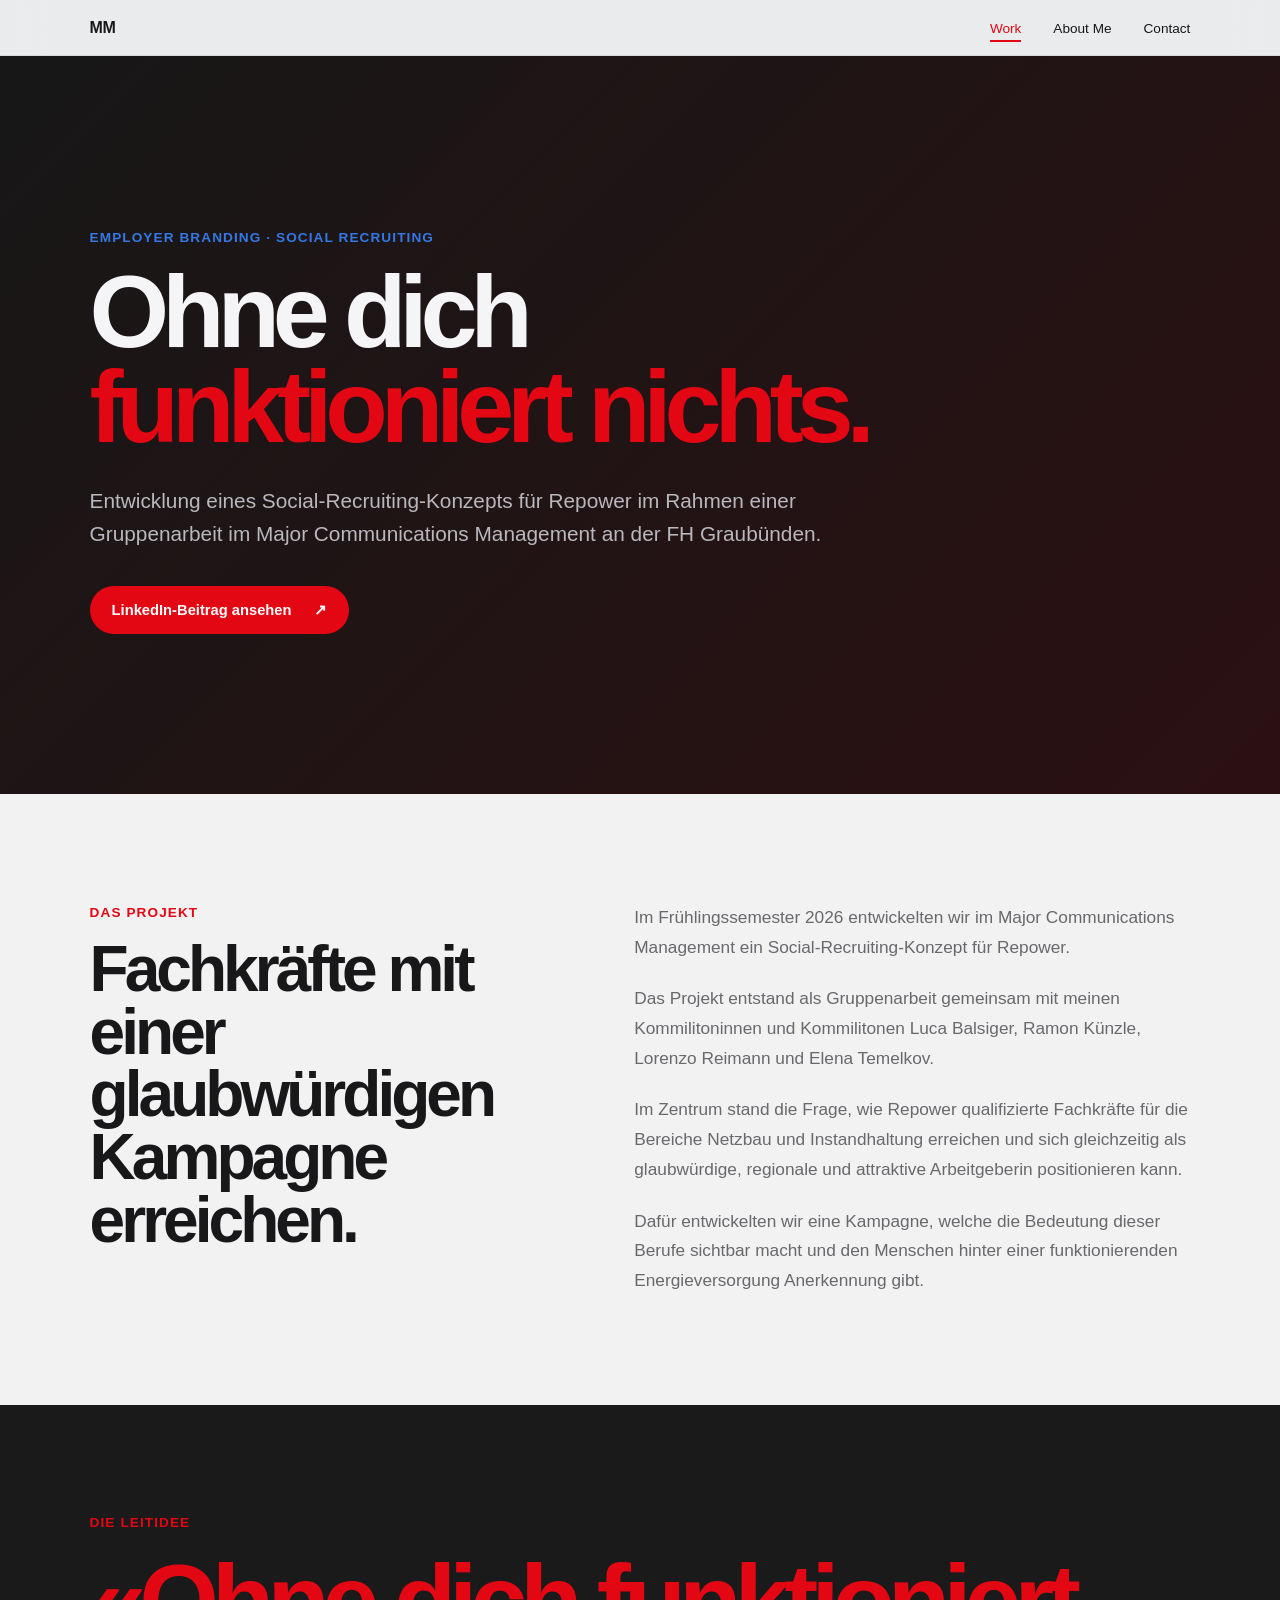
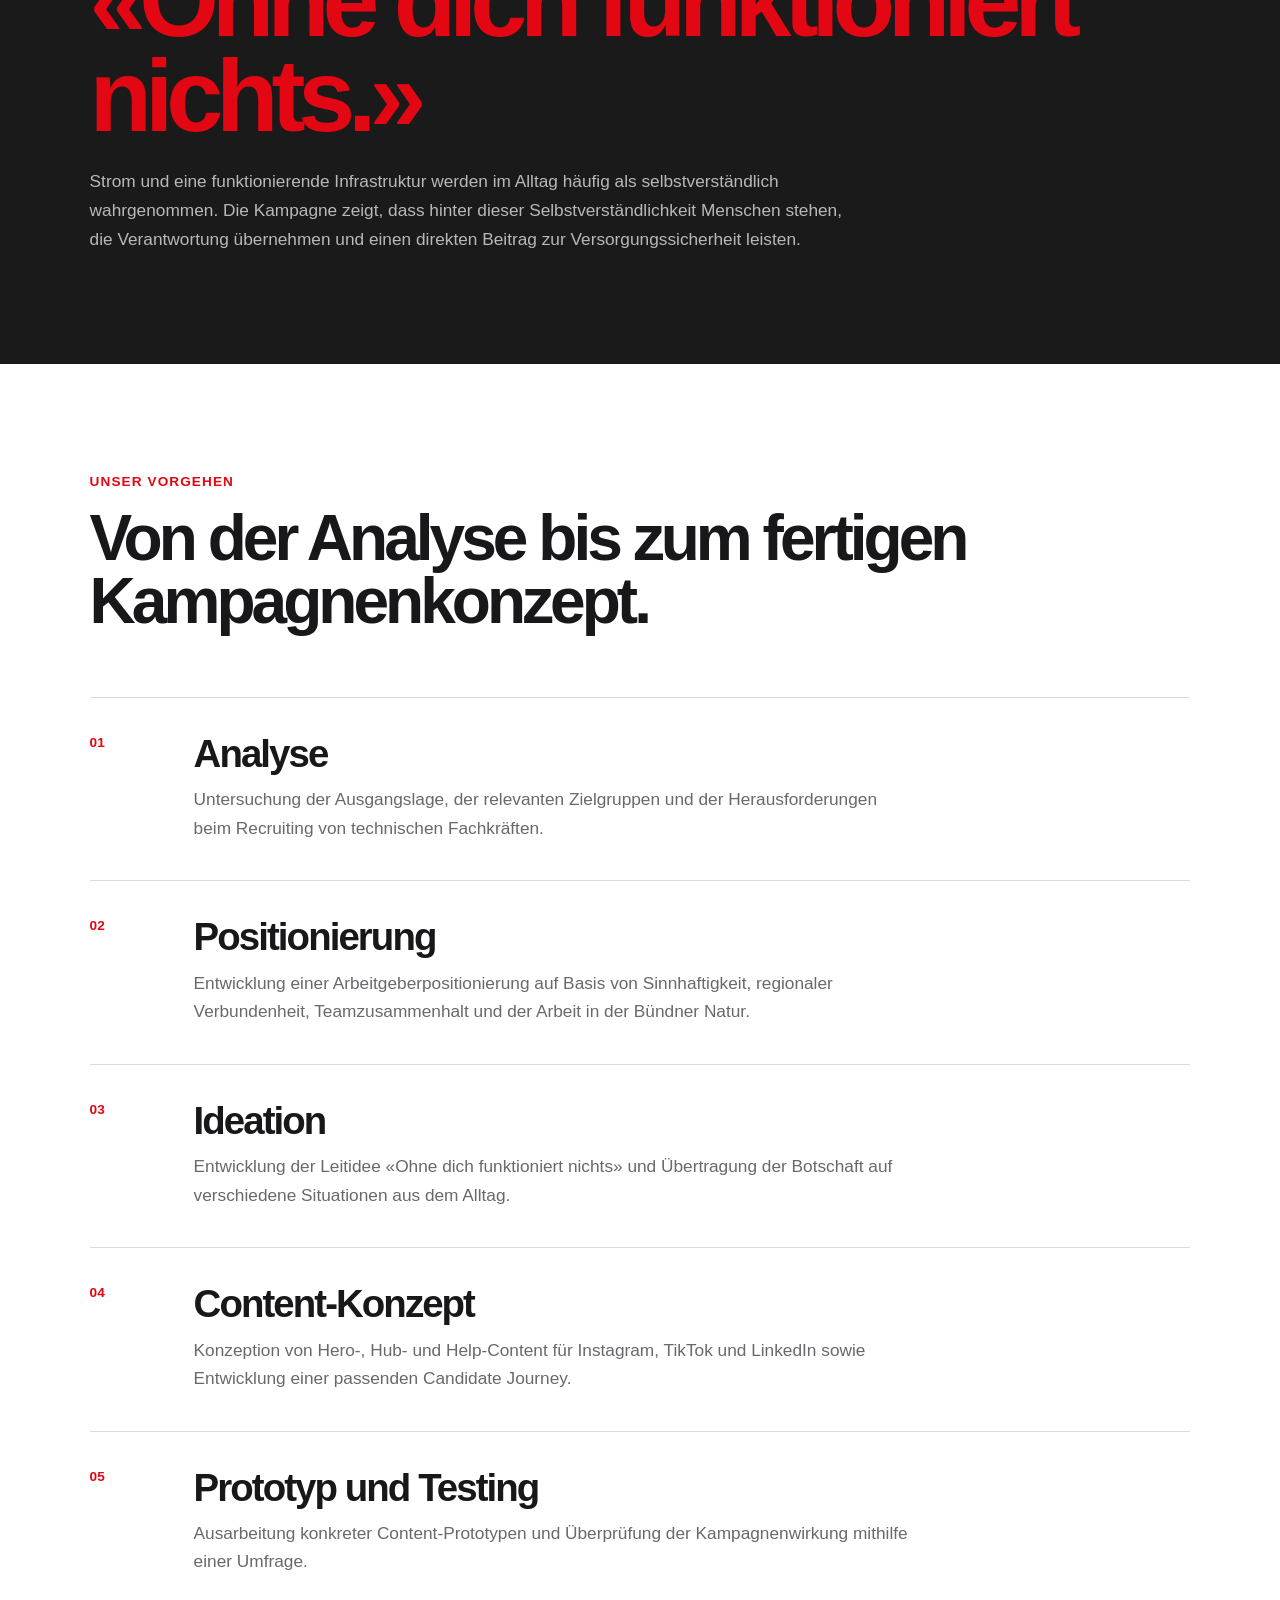
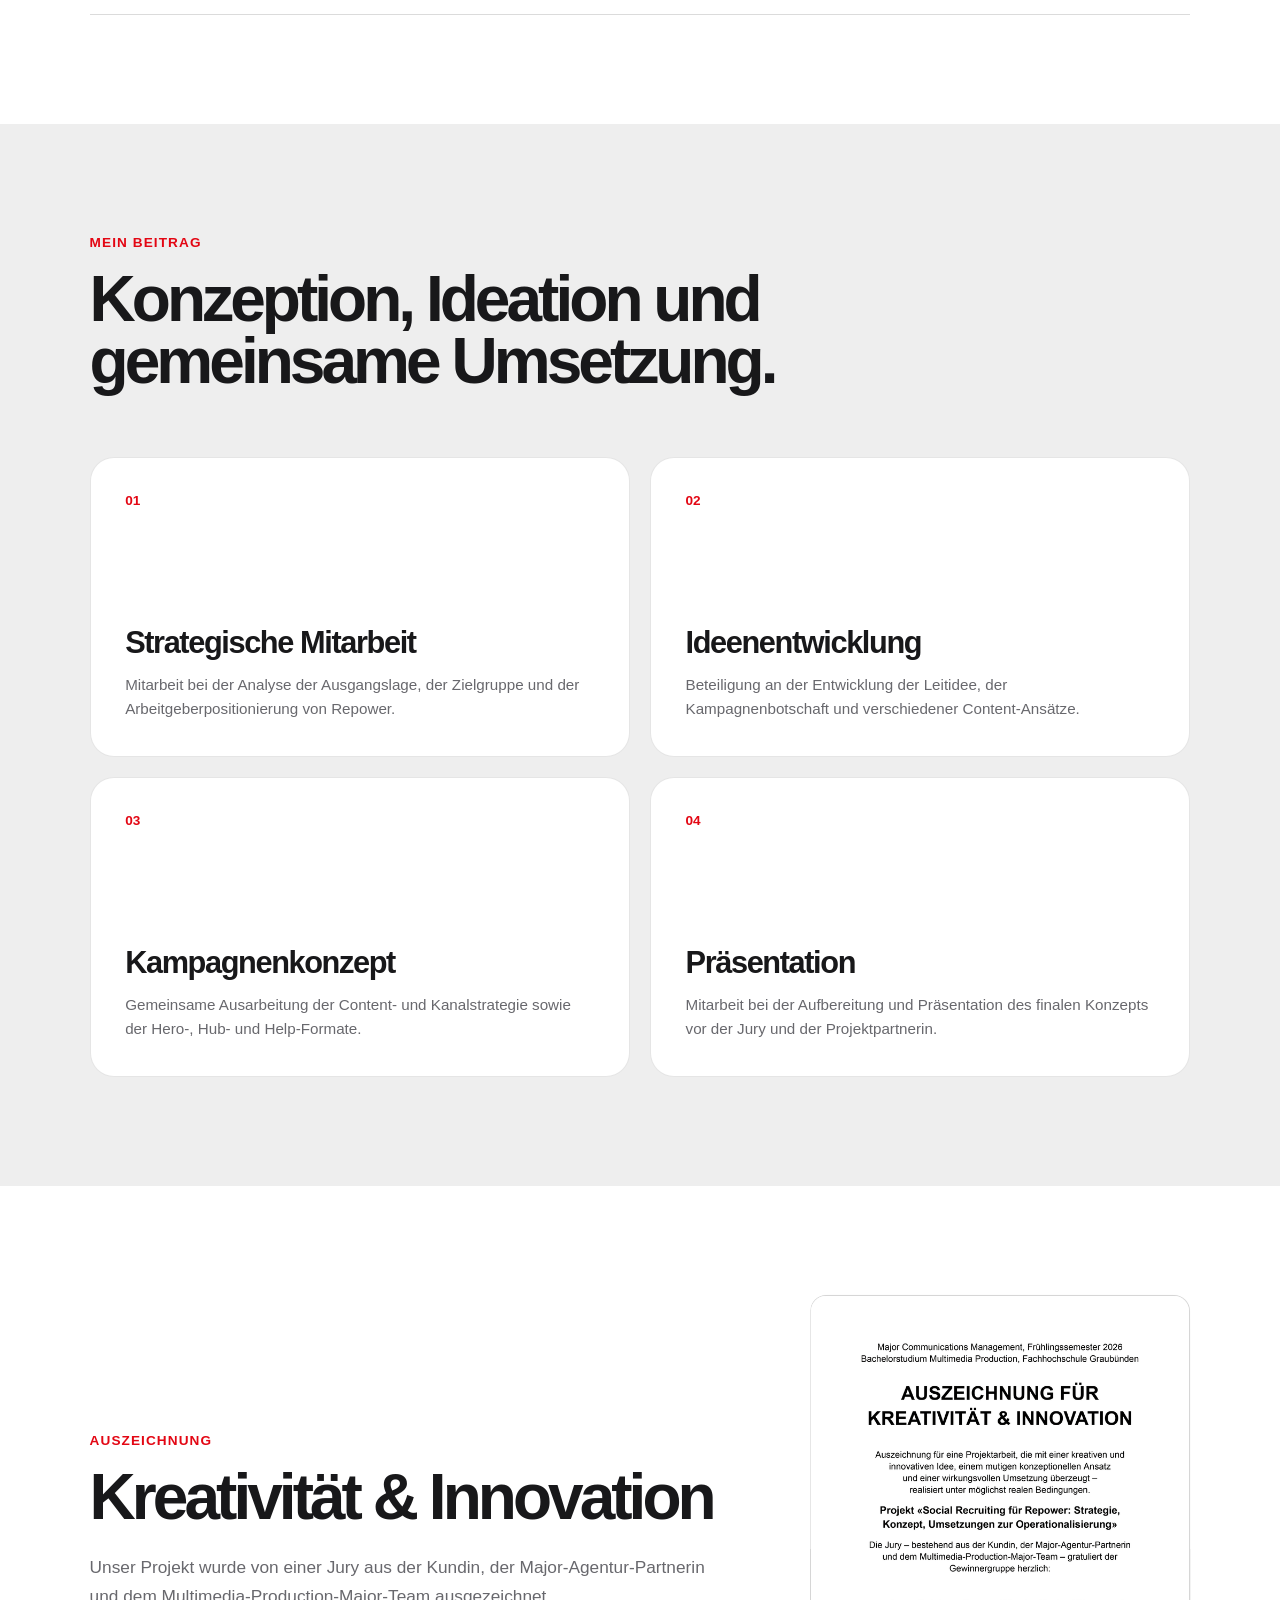
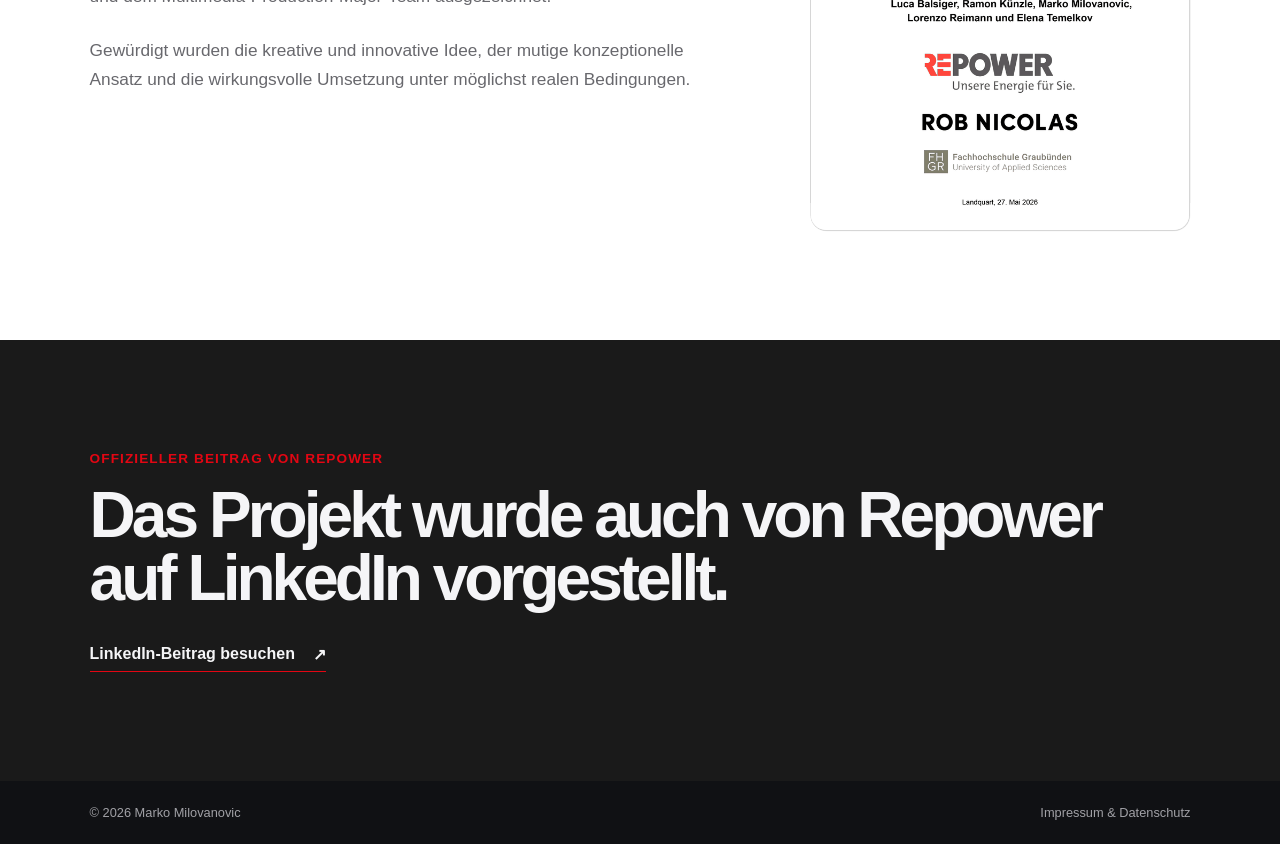
<file: repower.html>
<!DOCTYPE html>
<html lang="de">
<head>
  <meta charset="UTF-8" />
  <meta name="viewport" content="width=device-width, initial-scale=1.0" />
  <meta name="description" content="Social-Recruiting-Konzept für Repower als Gruppenarbeit im Major Communications Management an der FH Graubünden." />
  <title>Repower Social Recruiting – Marko Milovanovic</title>
  <link rel="canonical" href="https://markomilovanovic.ch/repower.html" />
  <link rel="icon" type="image/svg+xml" href="favicon.svg?v=2" />
  <link rel="icon" type="image/png" sizes="32x32" href="favicon-32.png?v=2" />
  <link rel="apple-touch-icon" href="apple-touch-icon.png?v=2" />
  <meta name="theme-color" content="#101114" />
  <meta property="og:type" content="website" />
  <meta property="og:locale" content="de_CH" />
  <meta property="og:site_name" content="Marko Milovanovic" />
  <meta property="og:title" content="Repower Social Recruiting – Marko Milovanovic" />
  <meta property="og:description" content="Social-Recruiting-Konzept für Repower als Gruppenarbeit im Major Communications Management an der FH Graubünden." />
  <meta property="og:url" content="https://markomilovanovic.ch/repower.html" />
  <meta name="twitter:card" content="summary" />
  <link rel="stylesheet" href="styles.css" />
  <script src="script.js" defer></script>
</head>

<body class="theme-repower">
  <a class="skip-link" href="#main">Zum Inhalt springen</a>

  <!-- HEADER -->
  <header class="site-header">
    <a class="logo" href="index.html" aria-label="Zur Startseite">MM</a>
    <nav aria-label="Hauptnavigation">
      <ul>
        <li><a class="active" href="index.html#work" aria-current="true">Work</a></li>
        <li><a href="about.html">About Me</a></li>
        <li><a href="contact.html">Contact</a></li>
      </ul>
    </nav>
  </header>

  <main id="main">
    <!-- HERO -->
    <section class="hero hero--repower">
      <div class="hero-content">
        <p class="hero-label">Employer Branding · Social Recruiting</p>
        <h1>Ohne dich<br /> <span>funktioniert nichts.</span></h1>
        <p class="hero-lead">Entwicklung eines Social-Recruiting-Konzepts für Repower im Rahmen einer Gruppenarbeit im Major Communications Management an der FH Graubünden.</p>
        <a class="button" href="https://www.linkedin.com/posts/repower_fhgr-x-repower-social-recruiting-konzept-ugcPost-7472542404034691074-FrKi?utm_source=share&amp;utm_medium=member_desktop&amp;rcm=ACoAAEkCxL4Bf31RHt0eAIUe63hkNNmcN3xeVgM" target="_blank" rel="noopener noreferrer"><span>LinkedIn-Beitrag ansehen</span> <span aria-hidden="true" class="arrow">↗</span></a>
      </div>
    </section>

    <!-- PROJEKT -->
    <section class="split bg-page">
      <div class="section-head">
        <p class="section-label">Das Projekt</p>
        <h2>Fachkräfte mit einer glaubwürdigen Kampagne erreichen.</h2>
      </div>
      <div class="prose">
        <p>Im Frühlingssemester 2026 entwickelten wir im Major Communications Management ein Social-Recruiting-Konzept für Repower.</p>
        <p>Das Projekt entstand als Gruppenarbeit gemeinsam mit meinen Kommilitoninnen und Kommilitonen Luca Balsiger, Ramon Künzle, Lorenzo Reimann und Elena Temelkov.</p>
        <p>Im Zentrum stand die Frage, wie Repower qualifizierte Fachkräfte für die Bereiche Netzbau und Instandhaltung erreichen und sich gleichzeitig als glaubwürdige, regionale und attraktive Arbeitgeberin positionieren kann.</p>
        <p>Dafür entwickelten wir eine Kampagne, welche die Bedeutung dieser Berufe sichtbar macht und den Menschen hinter einer funktionierenden Energieversorgung Anerkennung gibt.</p>
      </div>
    </section>

    <!-- LEITIDEE -->
    <section class="bg-dark">
      <p class="section-label">Die Leitidee</p>
      <blockquote class="statement">«Ohne dich funktioniert nichts.»</blockquote>
      <p class="section-text">Strom und eine funktionierende Infrastruktur werden im Alltag häufig als selbstverständlich wahrgenommen. Die Kampagne zeigt, dass hinter dieser Selbstverständlichkeit Menschen stehen, die Verantwortung übernehmen und einen direkten Beitrag zur Versorgungssicherheit leisten.</p>
    </section>

    <!-- VORGEHEN -->
    <section class="bg-white">
      <div class="section-head">
        <p class="section-label">Unser Vorgehen</p>
        <h2>Von der Analyse bis zum fertigen Kampagnenkonzept.</h2>
      </div>
      <div>
        <article class="step">
          <span class="step-number">01</span>
          <div>
            <h3>Analyse</h3>
            <p>Untersuchung der Ausgangslage, der relevanten Zielgruppen und der Herausforderungen beim Recruiting von technischen Fachkräften.</p>
          </div>
        </article>
        <article class="step">
          <span class="step-number">02</span>
          <div>
            <h3>Positionierung</h3>
            <p>Entwicklung einer Arbeitgeberpositionierung auf Basis von Sinnhaftigkeit, regionaler Verbundenheit, Teamzusammenhalt und der Arbeit in der Bündner Natur.</p>
          </div>
        </article>
        <article class="step">
          <span class="step-number">03</span>
          <div>
            <h3>Ideation</h3>
            <p>Entwicklung der Leitidee «Ohne dich funktioniert nichts» und Übertragung der Botschaft auf verschiedene Situationen aus dem Alltag.</p>
          </div>
        </article>
        <article class="step">
          <span class="step-number">04</span>
          <div>
            <h3>Content-Konzept</h3>
            <p>Konzeption von Hero-, Hub- und Help-Content für Instagram, TikTok und LinkedIn sowie Entwicklung einer passenden Candidate Journey.</p>
          </div>
        </article>
        <article class="step">
          <span class="step-number">05</span>
          <div>
            <h3>Prototyp und Testing</h3>
            <p>Ausarbeitung konkreter Content-Prototypen und Überprüfung der Kampagnenwirkung mithilfe einer Umfrage.</p>
          </div>
        </article>
      </div>
    </section>

    <!-- MEIN BEITRAG -->
    <section class="bg-soft">
      <div class="section-head">
        <p class="section-label">Mein Beitrag</p>
        <h2>Konzeption, Ideation und gemeinsame Umsetzung.</h2>
      </div>
      <div class="card-grid">
        <article class="card card--white">
          <span class="card-number">01</span>
          <h3>Strategische Mitarbeit</h3>
          <p>Mitarbeit bei der Analyse der Ausgangslage, der Zielgruppe und der Arbeitgeberpositionierung von Repower.</p>
        </article>
        <article class="card card--white">
          <span class="card-number">02</span>
          <h3>Ideenentwicklung</h3>
          <p>Beteiligung an der Entwicklung der Leitidee, der Kampagnenbotschaft und verschiedener Content-Ansätze.</p>
        </article>
        <article class="card card--white">
          <span class="card-number">03</span>
          <h3>Kampagnenkonzept</h3>
          <p>Gemeinsame Ausarbeitung der Content- und Kanalstrategie sowie der Hero-, Hub- und Help-Formate.</p>
        </article>
        <article class="card card--white">
          <span class="card-number">04</span>
          <h3>Präsentation</h3>
          <p>Mitarbeit bei der Aufbereitung und Präsentation des finalen Konzepts vor der Jury und der Projektpartnerin.</p>
        </article>
      </div>
    </section>

    <!-- AUSZEICHNUNG -->
    <section class="split split--award bg-white">
      <div class="section-head">
        <p class="section-label">Auszeichnung</p>
        <h2>Kreativität &amp; Innovation</h2>
        <p>Unser Projekt wurde von einer Jury aus der Kundin, der Major-Agentur-Partnerin und dem Multimedia-Production-Major-Team ausgezeichnet.</p>
        <p>Gewürdigt wurden die kreative und innovative Idee, der mutige konzeptionelle Ansatz und die wirkungsvolle Umsetzung unter möglichst realen Bedingungen.</p>
      </div>
      <div class="award">
        <img src="images/repower-award.png" alt="Auszeichnung für Kreativität und Innovation für das Repower-Projekt" loading="lazy" decoding="async" width="707" height="1000" />
        <div class="award-caption"><span>Ausgezeichnetes Projekt</span></div>
      </div>
    </section>

    <!-- LINKEDIN -->
    <section class="bg-dark">
      <p class="section-label">Offizieller Beitrag von Repower</p>
      <h2>Das Projekt wurde auch von Repower auf LinkedIn vorgestellt.</h2>
      <a href="https://www.linkedin.com/posts/repower_fhgr-x-repower-social-recruiting-konzept-ugcPost-7472542404034691074-FrKi?utm_source=share&amp;utm_medium=member_desktop&amp;rcm=ACoAAEkCxL4Bf31RHt0eAIUe63hkNNmcN3xeVgM" target="_blank" rel="noopener noreferrer" class="text-link">LinkedIn-Beitrag besuchen <span aria-hidden="true" class="arrow">↗</span></a>
    </section>
  </main>

  <!-- FOOTER -->
  <footer class="site-footer">
    <div class="footer-inner"><span>© 2026 Marko Milovanovic</span> <a href="legal.html">Impressum &amp; Datenschutz</a></div>
  </footer>
</body>
</html>
</file>
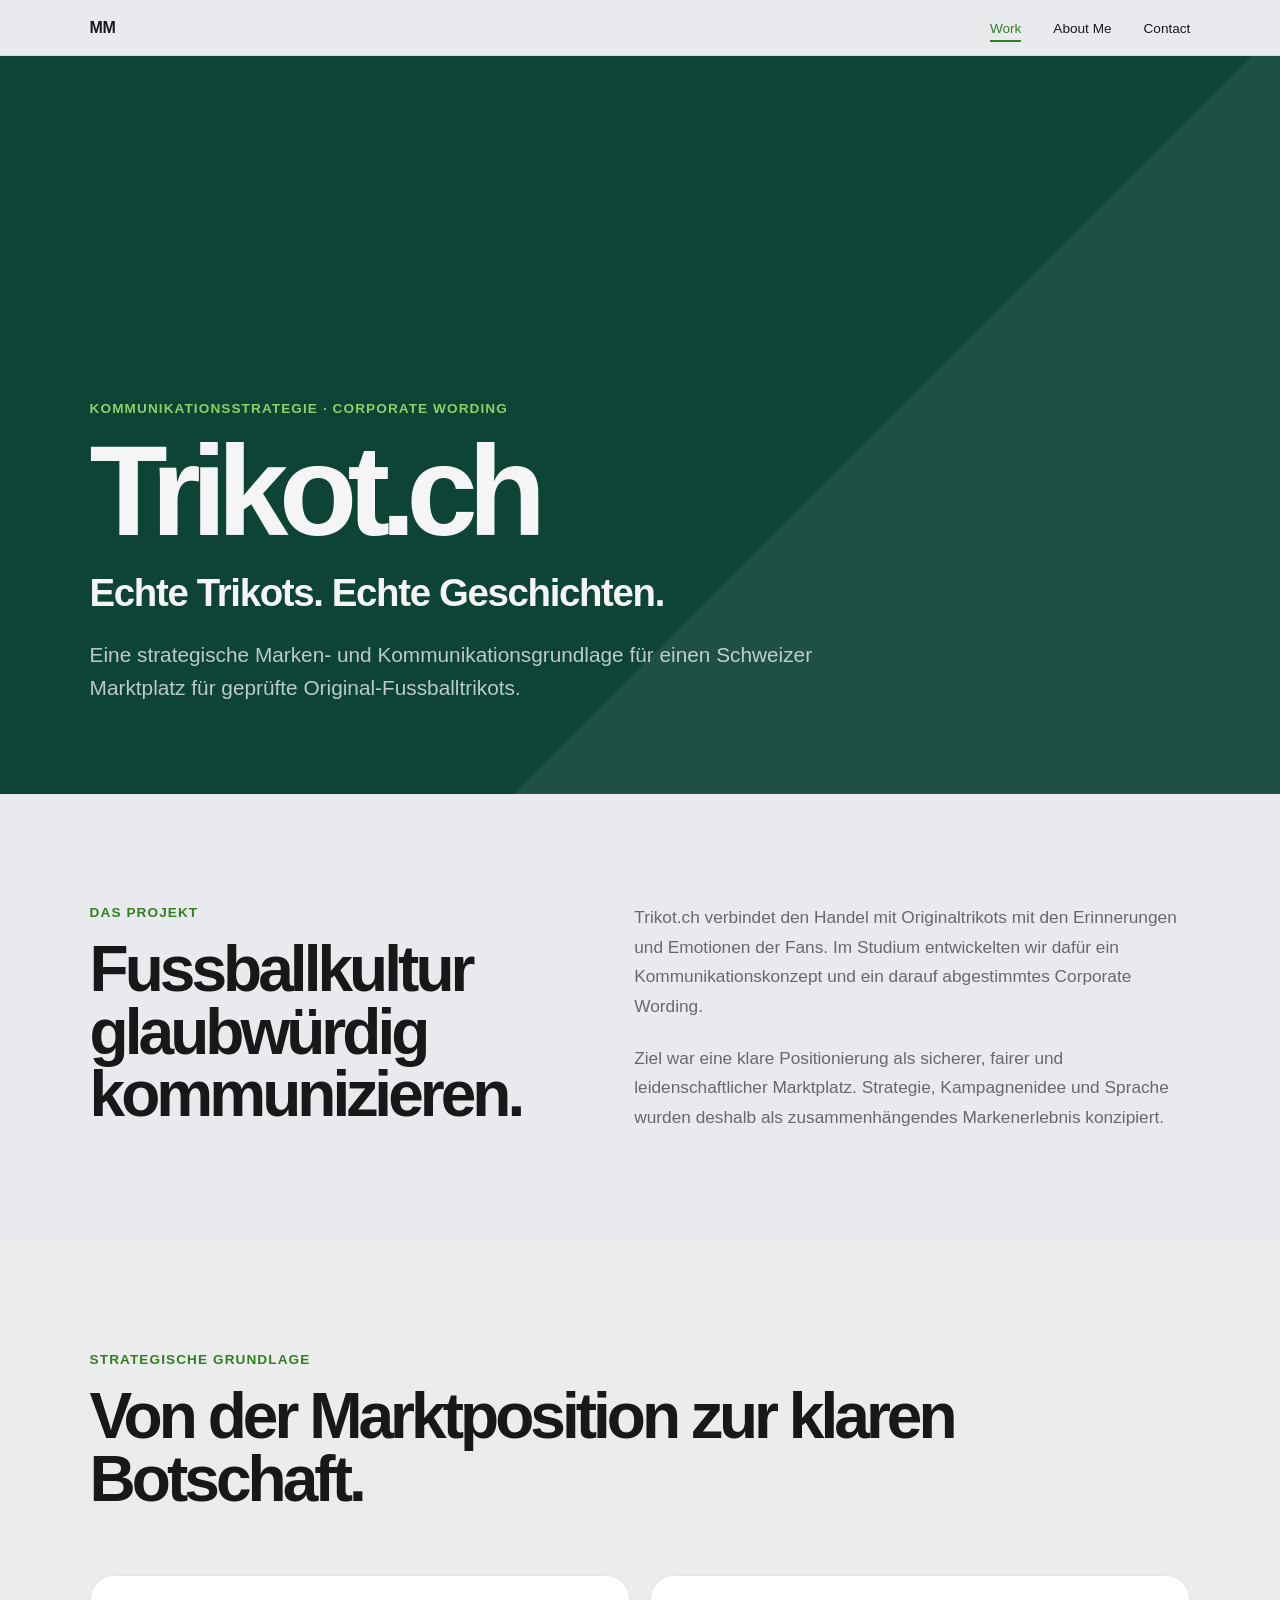
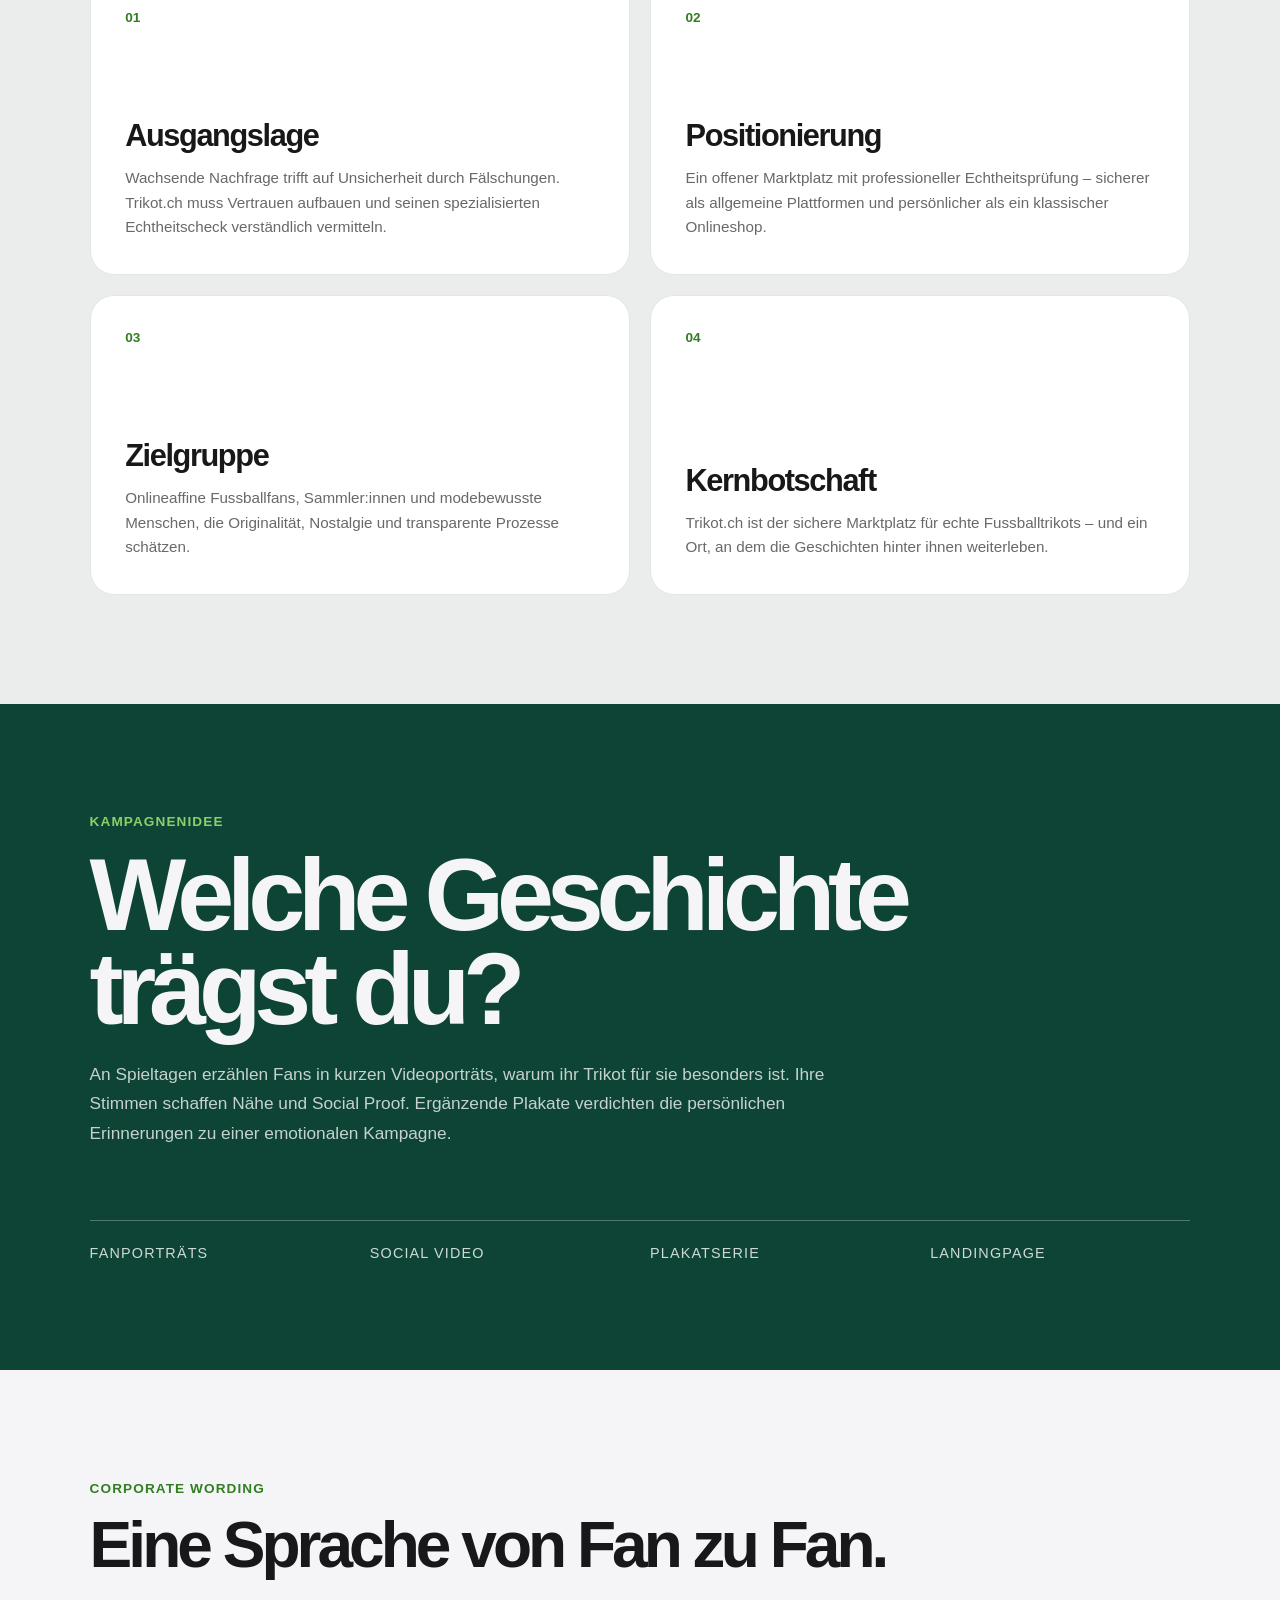
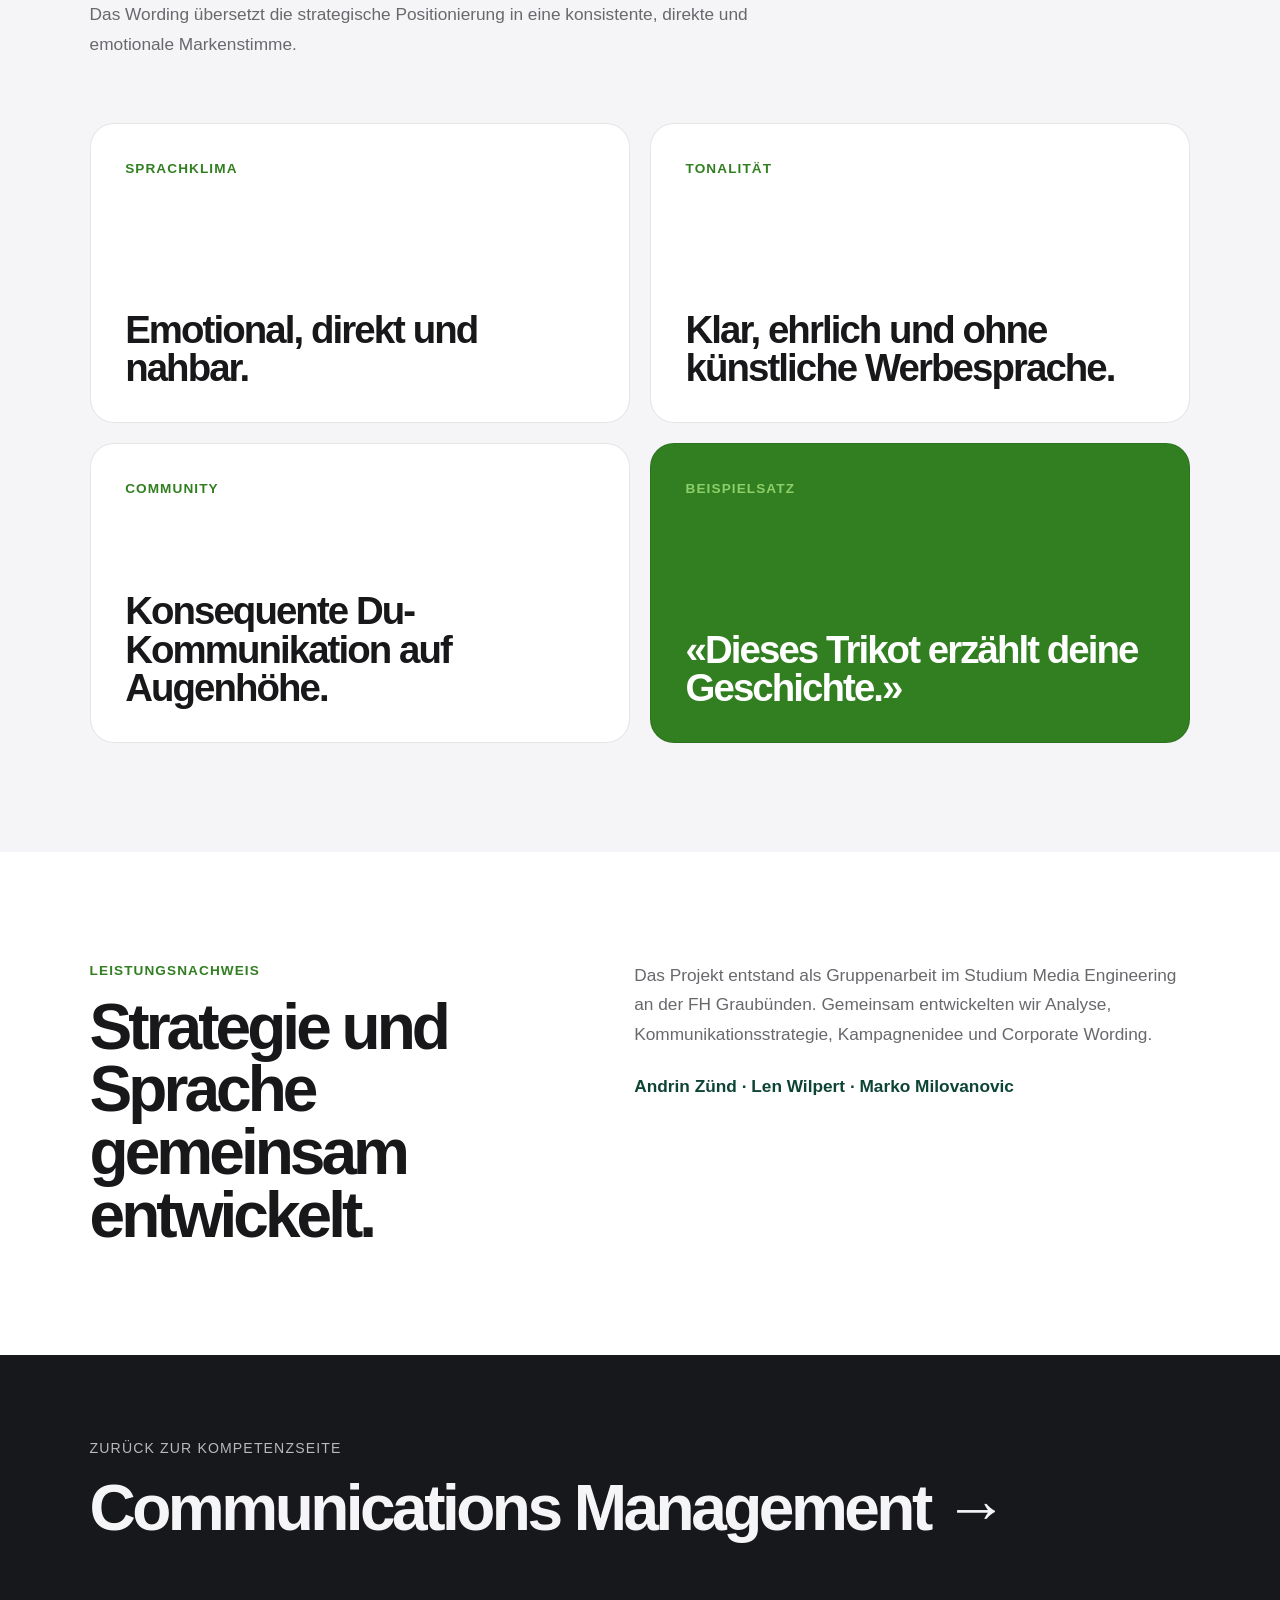
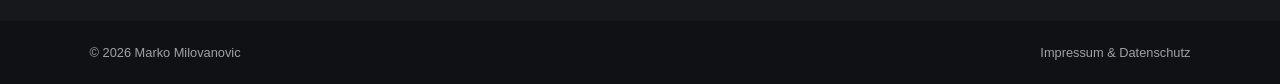
<file: trikot.html>
<!DOCTYPE html>
<html lang="de">
<head>
  <meta charset="UTF-8" />
  <meta name="viewport" content="width=device-width, initial-scale=1.0" />
  <meta name="description" content="Kommunikationskonzept und Corporate Wording für Trikot.ch – ein Studienprojekt von Marko Milovanovic." />
  <title>Trikot.ch – Marko Milovanovic</title>
  <link rel="canonical" href="https://markomilovanovic.ch/trikot.html" />
  <link rel="icon" type="image/svg+xml" href="favicon.svg?v=2" />
  <link rel="icon" type="image/png" sizes="32x32" href="favicon-32.png?v=2" />
  <link rel="apple-touch-icon" href="apple-touch-icon.png?v=2" />
  <meta name="theme-color" content="#101114" />
  <meta property="og:type" content="website" />
  <meta property="og:locale" content="de_CH" />
  <meta property="og:site_name" content="Marko Milovanovic" />
  <meta property="og:title" content="Trikot.ch – Marko Milovanovic" />
  <meta property="og:description" content="Kommunikationskonzept und Corporate Wording für Trikot.ch – ein Studienprojekt von Marko Milovanovic." />
  <meta property="og:url" content="https://markomilovanovic.ch/trikot.html" />
  <meta name="twitter:card" content="summary" />
  <link rel="stylesheet" href="styles.css" />
  <script src="script.js" defer></script>
</head>

<body class="theme-trikot">
  <a class="skip-link" href="#main">Zum Inhalt springen</a>

  <header class="site-header">
    <a class="logo" href="index.html" aria-label="Zur Startseite">MM</a>
    <nav aria-label="Hauptnavigation">
      <ul>
        <li><a class="active" href="index.html#work" aria-current="true">Work</a></li>
        <li><a href="about.html">About Me</a></li>
        <li><a href="contact.html">Contact</a></li>
      </ul>
    </nav>
  </header>

  <main id="main">
    <!-- HERO -->
    <section class="hero hero--word hero--trikot">
      <div class="hero-content">
        <p class="hero-label">Kommunikationsstrategie · Corporate Wording</p>
        <h1>Trikot.ch</h1>
        <p class="hero-claim">Echte Trikots. Echte Geschichten.</p>
        <p class="hero-lead">Eine strategische Marken- und Kommunikationsgrundlage für einen Schweizer Marktplatz für geprüfte Original-Fussballtrikots.</p>
      </div>
    </section>

    <!-- PROJEKT -->
    <section class="split bg-page">
      <div class="section-head">
        <p class="section-label">Das Projekt</p>
        <h2>Fussballkultur glaubwürdig kommunizieren.</h2>
      </div>
      <div class="prose">
        <p>Trikot.ch verbindet den Handel mit Originaltrikots mit den Erinnerungen und Emotionen der Fans. Im Studium entwickelten wir dafür ein Kommunikationskonzept und ein darauf abgestimmtes Corporate Wording.</p>
        <p>Ziel war eine klare Positionierung als sicherer, fairer und leidenschaftlicher Marktplatz. Strategie, Kampagnenidee und Sprache wurden deshalb als zusammenhängendes Markenerlebnis konzipiert.</p>
      </div>
    </section>

    <!-- STRATEGIE -->
    <section class="bg-soft">
      <div class="section-head">
        <p class="section-label">Strategische Grundlage</p>
        <h2>Von der Marktposition zur klaren Botschaft.</h2>
      </div>
      <div class="card-grid">
        <article class="card card--white">
          <span class="card-number">01</span>
          <h3>Ausgangslage</h3>
          <p>Wachsende Nachfrage trifft auf Unsicherheit durch Fälschungen. Trikot.ch muss Vertrauen aufbauen und seinen spezialisierten Echtheitscheck verständlich vermitteln.</p>
        </article>
        <article class="card card--white">
          <span class="card-number">02</span>
          <h3>Positionierung</h3>
          <p>Ein offener Marktplatz mit professioneller Echtheitsprüfung – sicherer als allgemeine Plattformen und persönlicher als ein klassischer Onlineshop.</p>
        </article>
        <article class="card card--white">
          <span class="card-number">03</span>
          <h3>Zielgruppe</h3>
          <p>Onlineaffine Fussballfans, Sammler:innen und modebewusste Menschen, die Originalität, Nostalgie und transparente Prozesse schätzen.</p>
        </article>
        <article class="card card--white">
          <span class="card-number">04</span>
          <h3>Kernbotschaft</h3>
          <p>Trikot.ch ist der sichere Marktplatz für echte Fussballtrikots – und ein Ort, an dem die Geschichten hinter ihnen weiterleben.</p>
        </article>
      </div>
    </section>

    <!-- KAMPAGNE -->
    <section class="bg-brand">
      <p class="section-label">Kampagnenidee</p>
      <h2 class="statement">Welche Geschichte<br /> trägst du?</h2>
      <p class="section-text">An Spieltagen erzählen Fans in kurzen Videoporträts, warum ihr Trikot für sie besonders ist. Ihre Stimmen schaffen Nähe und Social Proof. Ergänzende Plakate verdichten die persönlichen Erinnerungen zu einer emotionalen Kampagne.</p>
      <div class="pillars"><span>Fanporträts</span> <span>Social Video</span> <span>Plakatserie</span> <span>Landingpage</span></div>
    </section>

    <!-- CORPORATE WORDING -->
    <section class="bg-tint">
      <div class="section-head">
        <p class="section-label">Corporate Wording</p>
        <h2>Eine Sprache von Fan zu Fan.</h2>
        <p>Das Wording übersetzt die strategische Positionierung in eine konsistente, direkte und emotionale Markenstimme.</p>
      </div>
      <div class="card-grid">
        <article class="card card--quote card--white"><small class="card-label">Sprachklima</small> <strong>Emotional, direkt und nahbar.</strong></article>
        <article class="card card--quote card--white"><small class="card-label">Tonalität</small> <strong>Klar, ehrlich und ohne künstliche Werbesprache.</strong></article>
        <article class="card card--quote card--white"><small class="card-label">Community</small> <strong>Konsequente Du-Kommunikation auf Augenhöhe.</strong></article>
        <article class="card card--quote card--brand"><small class="card-label">Beispielsatz</small> <strong>«Dieses Trikot erzählt deine Geschichte.»</strong></article>
      </div>
    </section>

    <!-- ZUSAMMENARBEIT -->
    <section class="split bg-white">
      <div class="section-head">
        <p class="section-label">Leistungsnachweis</p>
        <h2>Strategie und Sprache gemeinsam entwickelt.</h2>
      </div>
      <div class="prose">
        <p>Das Projekt entstand als Gruppenarbeit im Studium Media Engineering an der FH Graubünden. Gemeinsam entwickelten wir Analyse, Kommunikationsstrategie, Kampagnenidee und Corporate Wording.</p>
        <p class="team-names">Andrin Zünd · Len Wilpert · Marko Milovanovic</p>
      </div>
    </section>

    <!-- ZURÜCK -->
    <section class="section--compact bg-dark">
      <p class="next-label">Zurück zur Kompetenzseite</p>
      <a href="communications.html" class="next-link">Communications Management →</a>
    </section>
  </main>

  <footer class="site-footer">
    <div class="footer-inner"><span>© 2026 Marko Milovanovic</span> <a href="legal.html">Impressum &amp; Datenschutz</a></div>
  </footer>
</body>
</html>
</file>
<file: styles.css>
/* ==================================================
   INHALT
   1  Einstellungen (Farben, Abstände, Schriftgrössen)
   2  Grundlagen
   3  Header und Footer
   4  Sektionen und Flächen
   5  Hero
   6  Überschriften und Text
   7  Karten
   8  Listen und Zeitleiste
   9  Tags, Buttons und Links
   10 Einzelne Elemente
   11 Broschüre
   12 Impressum
   13 Intro und Animationen
   14 Responsive
   15 Weniger Bewegung und Druck
================================================== */

/* ==================================================
   1 EINSTELLUNGEN
================================================== */

:root {
  /* Farben */
  --background: #e9eaed;
  --surface: #f5f5f7;
  --surface-strong: #ffffff;
  --surface-soft: #dfe1e5;
  --text: #18181a;
  --text-secondary: #68686d;
  --text-on-dark: #f5f5f7;
  --text-on-dark-muted: #b8b8bd;
  --border: rgba(0, 0, 0, 0.1);
  --line: rgba(0, 0, 0, 0.14);
  --dark: #101114;
  --dark-soft: #1a1b20;
  --blue: #3578e5;
  --blue-dark: #2467ca;
  --blue-soft: #8db5f5;
  --blue-bright: #75a7f7;
  --repower-red: #e30613;
  --trikot-green: #0d4435;
  --trikot-bright: #327f22;
  --trikot-light: #8ecf69;
  --realtalk-purple: #9d6592;
  --realtalk-purple-dark: #714467;
  --realtalk-beige: #f1ead7;

  /* Seitenthema: wird weiter unten pro Projekt überschrieben */
  --accent: var(--blue);
  --label: var(--blue);
  --label-on-dark: var(--blue-soft);
  --page-bg: var(--background);
  --soft-bg: var(--surface-soft);
  --tint-bg: var(--surface);
  --dark-bg: var(--dark);
  --brand-bg: var(--dark);
  --button-bg: var(--blue);
  --button-hover: var(--blue-dark);
  --button-text: #ffffff;

  /* Layout */
  --content: 1400px;
  --gutter: clamp(20px, 7vw, 120px);
  --inline-space: max(var(--gutter), calc((100% - var(--content)) / 2));
  --section-y: clamp(80px, 8.5vw, 120px);
  --heading-gap: clamp(44px, 5vw, 68px);
  --split-gap: clamp(40px, 7vw, 100px);
  --card-gap: 20px;
  --card-pad: clamp(26px, 2.7vw, 38px);
  --radius-card: 24px;
  --radius-media: 16px;
  --header-h: 56px;

  /* Schriftgrössen */
  --fs-h1: clamp(3.4rem, 8vw, 8rem);
  --fs-word: clamp(3.8rem, 10vw, 10rem);
  --fs-display: clamp(3rem, 8vw, 8rem);
  --fs-h2: clamp(2.5rem, 5vw, 5.2rem);
  --fs-h3: clamp(1.7rem, 3vw, 3rem);
  --fs-card: clamp(1.6rem, 2.4vw, 2.4rem);
  --fs-lead: clamp(1.05rem, 1.7vw, 1.3rem);
  --fs-body: 1.08rem;
  --fs-small: 0.95rem;
  --fs-label: 0.85rem;

  /* Bewegung */
  --ease-out: cubic-bezier(0.22, 1, 0.36, 1);
  --intro-time: 1.5s;
}

.theme-pm {
  --label: #626873;
}

.theme-repower {
  --accent: var(--repower-red);
  --label: var(--repower-red);
  --label-on-dark: var(--repower-red);
  --page-bg: #f2f2f2;
  --soft-bg: #eeeeee;
  --dark-bg: #1a1a1a;
  --button-bg: var(--repower-red);
  --button-hover: #bd0711;
}

.theme-trikot {
  --accent: var(--trikot-bright);
  --label: var(--trikot-bright);
  --label-on-dark: var(--trikot-light);
  --soft-bg: #ebedec;
  --tint-bg: #f5f5f7;
  --dark-bg: #17181b;
  --brand-bg: var(--trikot-green);
}

.theme-realtalk {
  --accent: var(--realtalk-purple);
  --label: var(--realtalk-purple);
  --label-on-dark: var(--realtalk-beige);
  --soft-bg: #ececef;
  --tint-bg: var(--realtalk-beige);
  --dark-bg: #17181b;
  --brand-bg: var(--realtalk-purple);
}

/* ==================================================
   2 GRUNDLAGEN
================================================== */

* {
  margin: 0;
  padding: 0;
  box-sizing: border-box;
}

html {
  scroll-behavior: smooth;
  scroll-padding-top: var(--header-h);
  -webkit-text-size-adjust: 100%;
}

body {
  min-height: 100svh;
  display: flex;
  flex-direction: column;
  overflow-x: clip;
  color: var(--text);
  background: var(--page-bg);
  font-family: -apple-system, BlinkMacSystemFont, "SF Pro Display",
    "SF Pro Text", "Helvetica Neue", Arial, sans-serif;
  -webkit-font-smoothing: antialiased;
}

main {
  width: 100%;
  flex: 1;
}

a {
  color: inherit;
  text-decoration: none;
}

p {
  color: var(--text-secondary);
  line-height: 1.6;
}

h1,
h2,
h3 {
  overflow-wrap: break-word;
  hyphens: none;
}

img {
  max-width: 100%;
  height: auto;
  display: block;
}

:focus-visible {
  outline: 2px solid var(--accent);
  outline-offset: 3px;
  border-radius: 4px;
}

.skip-link {
  position: fixed;
  top: 10px;
  left: 10px;
  z-index: 200;
  padding: 10px 16px;
  border-radius: 999px;
  color: #ffffff;
  background: var(--dark);
  font-size: 0.9rem;
  font-weight: 600;
  transform: translateY(-200%);
  transition: transform 0.2s ease;
}

.skip-link:focus {
  transform: none;
}

/* ==================================================
   3 HEADER UND FOOTER
================================================== */

.site-header {
  position: sticky;
  top: 0;
  z-index: 100;
  width: 100%;
  height: var(--header-h);
  padding-inline: var(--inline-space);
  display: flex;
  justify-content: space-between;
  align-items: center;
  background: rgba(233, 234, 237, 0.86);
  border-bottom: 1px solid rgba(0, 0, 0, 0.08);
  backdrop-filter: blur(20px);
  -webkit-backdrop-filter: blur(20px);
  view-transition-name: site-header;
  transition: box-shadow 0.3s ease, background 0.3s ease;
}

.site-header.is-scrolled {
  background: rgba(233, 234, 237, 0.94);
  box-shadow: 0 8px 28px rgba(0, 0, 0, 0.07);
}

.logo {
  font-size: 1rem;
  font-weight: 700;
  letter-spacing: -0.03em;
  transition: letter-spacing 0.35s var(--ease-out), color 0.25s ease;
}

.logo:hover {
  color: var(--accent);
  letter-spacing: 0.04em;
}

.site-header ul {
  display: flex;
  align-items: center;
  gap: clamp(16px, 3vw, 32px);
  list-style: none;
}

.site-header li a {
  position: relative;
  padding-block: 6px;
  font-size: 0.85rem;
  font-weight: 500;
  transition: color 0.25s ease;
}

.site-header li a::after {
  content: "";
  position: absolute;
  inset: auto 0 0;
  height: 1.5px;
  background: currentColor;
  transform: scaleX(0);
  transform-origin: right;
  transition: transform 0.35s var(--ease-out);
}

.site-header li a:hover,
.site-header .active {
  color: var(--accent);
}

.site-header li a:hover::after,
.site-header .active::after {
  transform: scaleX(1);
  transform-origin: left;
}

.site-footer {
  padding: 24px var(--inline-space);
  color: #a1a1a6;
  background: var(--dark);
  font-size: 0.8rem;
}

.footer-inner {
  display: flex;
  flex-wrap: wrap;
  justify-content: space-between;
  align-items: center;
  gap: 8px 24px;
}

.footer-inner a {
  transition: color 0.25s ease;
}

.footer-inner a:hover {
  color: var(--text-on-dark);
}

/* ==================================================
   4 SEKTIONEN UND FLÄCHEN
================================================== */

main > section {
  padding: var(--section-y) var(--inline-space);
}

main > .section--flush {
  padding-top: 0;
}

main > .section--compact {
  padding-block: calc(var(--section-y) * 0.75);
}

.bg-page {
  background: var(--page-bg);
}

.bg-white {
  background: var(--surface-strong);
}

.bg-soft {
  background: var(--soft-bg);
}

.bg-tint {
  background: var(--tint-bg);
}

.bg-dark,
.bg-brand {
  --label: var(--label-on-dark);
  color: var(--text-on-dark);
}

.bg-dark {
  background: var(--dark-bg);
}

.bg-brand {
  background: var(--brand-bg);
}

.bg-glow {
  background-image: radial-gradient(
    circle at 84% 22%,
    rgba(53, 120, 229, 0.22),
    transparent 34%
  );
}

.bg-dark p:not(.section-label),
.bg-brand p:not(.section-label) {
  color: var(--text-on-dark-muted);
}

.bg-brand p:not(.section-label) {
  color: rgba(255, 255, 255, 0.76);
}

.split {
  display: grid;
  grid-template-columns: minmax(0, 0.9fr) minmax(0, 1.1fr);
  gap: var(--split-gap);
  align-items: start;
}

.split--center {
  align-items: center;
}

.split--about {
  grid-template-columns: minmax(0, 0.8fr) minmax(0, 1.2fr);
}

.split--award {
  grid-template-columns: minmax(0, 1fr) minmax(0, 380px);
  align-items: center;
}

.split:not(.split--center, .split--award) > .section-head {
  position: sticky;
  top: calc(var(--header-h) + 24px);
}

.text-center {
  text-align: center;
}

/* ==================================================
   5 HERO
================================================== */

.hero {
  --hero-bg: linear-gradient(145deg, var(--dark), #20232a);
  --hero-text: var(--text-on-dark);
  --hero-lead: var(--text-on-dark-muted);
  --hero-label: var(--blue-bright);
  --hero-highlight: var(--blue-bright);

  position: relative;
  min-height: clamp(540px, 82svh, 760px);
  display: flex;
  flex-direction: column;
  justify-content: flex-end;
  overflow: hidden;
  color: var(--hero-text);
  background: var(--hero-bg);
}

main > .hero {
  padding-block: clamp(72px, 8vw, 110px) clamp(64px, 7vw, 96px);
}

/* Weicher Lichtfleck */
.hero::after {
  content: "";
  position: absolute;
  right: -160px;
  bottom: -230px;
  width: 500px;
  height: 500px;
  border-radius: 50%;
  background: rgba(141, 181, 245, 0.14);
  filter: blur(25px);
  pointer-events: none;
  animation: glow-drift 16s ease-in-out infinite alternate;
  will-change: transform;
}

.hero-content {
  position: relative;
  z-index: 1;
  width: 100%;
  max-width: 1250px;
}

.hero-label {
  color: var(--hero-label);
  font-size: var(--fs-label);
  font-weight: 600;
  line-height: 1.4;
  letter-spacing: 0.08em;
  text-transform: uppercase;
}

.hero h1 {
  margin: 18px 0 30px;
  font-size: var(--fs-h1);
  line-height: 0.92;
  letter-spacing: -0.07em;
  transition: translate 0.8s var(--ease-out);
}

.hero h1 span {
  color: var(--hero-highlight);
}

.hero-lead {
  max-width: 740px;
  color: var(--hero-lead);
  font-size: var(--fs-lead);
  line-height: 1.6;
}

.hero-claim {
  margin-bottom: 24px;
  color: inherit;
  font-size: clamp(1.5rem, 3vw, 3rem);
  font-weight: 700;
  line-height: 1.1;
  letter-spacing: -0.035em;
}

.hero .button {
  margin-top: 36px;
}

.hero-meta {
  margin-top: 44px;
  display: flex;
  flex-wrap: wrap;
  gap: 35px;
}

.hero-meta div {
  display: flex;
  flex-direction: column;
  gap: 7px;
}

.hero-meta span {
  color: #7f7f84;
  font-size: 0.75rem;
  font-weight: 600;
  letter-spacing: 0.08em;
  text-transform: uppercase;
}

.hero-meta strong {
  font-size: var(--fs-small);
  font-weight: 600;
}

.hero--split {
  display: grid;
  grid-template-columns: minmax(0, 1.15fr) minmax(0, 0.85fr);
  align-items: center;
  gap: clamp(44px, 6vw, 80px);
}

.hero--split::after {
  display: none;
}

.hero--word h1 {
  margin-bottom: 26px;
  font-size: var(--fs-word);
  line-height: 0.86;
  letter-spacing: -0.075em;
}

.hero--home {
  --hero-bg:
    radial-gradient(circle at 75% 30%, rgba(53, 120, 229, 0.25), transparent 35%),
    linear-gradient(145deg, var(--dark), #1c1e24);
  --hero-highlight: var(--text-on-dark);

  min-height: calc(100svh - var(--header-h));
  justify-content: center;
  text-align: center;
}

.hero--home::after {
  right: auto;
  left: -180px;
  bottom: -220px;
  width: 420px;
  height: 420px;
  filter: blur(30px);
}

.hero--home h1 {
  position: relative;
  z-index: 1;
  margin: 0;
  color: var(--text-on-dark);
  font-size: clamp(3.5rem, 9vw, 8rem);
  line-height: 0.95;
  letter-spacing: -0.07em;
  animation: title-in 1.1s var(--ease-out) backwards;
}

.hero--marketing {
  --hero-bg: radial-gradient(circle at 82% 22%, rgba(255, 255, 255, 0.22), transparent 34%), #3578e5;
  --hero-lead: #ffffff;
  --hero-label: rgba(255, 255, 255, 0.72);
}

.hero--communications {
  --hero-bg: radial-gradient(circle at 82% 22%, rgba(53, 120, 229, 0.28), transparent 35%), #1a1b20;
  --hero-label: rgba(255, 255, 255, 0.72);
}

.hero--content {
  --hero-bg: radial-gradient(circle at 82% 22%, rgba(255, 255, 255, 0.42), transparent 35%), #8db5f5;
  --hero-text: #18181a;
  --hero-lead: rgba(24, 24, 26, 0.72);
  --hero-label: rgba(24, 24, 26, 0.65);
}

.hero--pm {
  --hero-bg: radial-gradient(circle at 82% 22%, rgba(255, 255, 255, 0.22), transparent 35%), #8a8f99;
  --hero-lead: #ffffff;
  --hero-label: rgba(255, 255, 255, 0.72);
}

.hero--repower {
  --hero-bg: linear-gradient(135deg, #171717, #2b1012);
  --hero-label: var(--blue);
  --hero-highlight: var(--repower-red);

  justify-content: center;
}

.hero--repower::after {
  display: none;
}

.hero--digezz {
  --hero-bg:
    radial-gradient(circle at 82% 22%, rgba(53, 120, 229, 0.45), transparent 28%),
    linear-gradient(145deg, var(--dark), #20232a);
  --hero-label: var(--blue);
}

.hero--movie {
  --hero-bg:
    radial-gradient(circle at 82% 25%, rgba(53, 120, 229, 0.28), transparent 32%),
    linear-gradient(145deg, var(--dark), var(--dark-soft));
  --hero-label: var(--blue);
  --hero-highlight: var(--blue-soft);
}

.hero--about::after {
  display: none;
}

.hero--contact {
  --hero-bg:
    radial-gradient(circle at 82% 30%, rgba(53, 120, 229, 0.5), transparent 30%),
    radial-gradient(circle at 12% 90%, rgba(141, 181, 245, 0.14), transparent 28%),
    var(--dark);

  justify-content: center;
}

.hero--contact::after {
  right: -120px;
  top: 80px;
  bottom: auto;
  width: 430px;
  height: 430px;
  border: 1px solid rgba(255, 255, 255, 0.12);
  background: none;
  filter: none;
}

.hero--trikot,
.hero--realtalk {
  --hero-bg:
    linear-gradient(135deg, transparent 0 62%, rgba(255, 255, 255, 0.07) 62%),
    var(--brand-bg);
  --hero-label: var(--label-on-dark);
  --hero-lead: rgba(255, 255, 255, 0.72);
}

.hero--trikot::after,
.hero--realtalk::after {
  display: none;
}

/* ==================================================
   6 ÜBERSCHRIFTEN UND TEXT
================================================== */

.section-label,
.card-label {
  color: var(--label);
  font-size: var(--fs-label);
  font-weight: 600;
  line-height: 1.4;
  letter-spacing: 0.08em;
  text-transform: uppercase;
}

main > section h2 {
  font-size: var(--fs-h2);
  line-height: 0.98;
  letter-spacing: -0.062em;
}

.section-label + h2 {
  margin-top: 16px;
}

.section-head {
  max-width: 980px;
  margin-bottom: var(--heading-gap);
}

.split > .section-head {
  margin-bottom: 0;
}

.section-head p:not(.section-label) {
  max-width: 720px;
  margin-top: 24px;
  font-size: var(--fs-body);
  line-height: 1.7;
}

.section-head--center {
  margin-inline: auto;
  text-align: center;
}

.section-head--center p:not(.section-label) {
  max-width: 750px;
  margin-inline: auto;
  font-size: clamp(1.05rem, 2vw, 1.35rem);
  line-height: 1.55;
}

.section-text {
  max-width: 760px;
  margin-top: 24px;
  font-size: var(--fs-body);
  line-height: 1.7;
}

.text-center .section-text {
  margin-inline: auto;
}

.prose p {
  font-size: var(--fs-body);
  line-height: 1.72;
}

.prose p + p {
  margin-top: 22px;
}

.prose .section-label + h2 {
  margin-bottom: 36px;
}

main > section h2.statement,
.statement {
  font-size: var(--fs-display);
  font-weight: 700;
  line-height: 0.92;
  letter-spacing: -0.07em;
}

blockquote.statement {
  margin-top: 22px;
  color: var(--label);
}

.team-names {
  font-weight: 700;
}

.prose p.team-names {
  color: var(--brand-bg);
}

.pillars {
  margin-top: 72px;
  padding-top: 24px;
  display: grid;
  grid-template-columns: repeat(4, minmax(0, 1fr));
  gap: 20px;
  border-top: 1px solid rgba(255, 255, 255, 0.28);
}

.pillars span {
  color: rgba(255, 255, 255, 0.8);
  font-size: 0.9rem;
  letter-spacing: 0.08em;
  text-transform: uppercase;
}

/* ==================================================
   7 KARTEN
================================================== */

.card-grid {
  display: grid;
  grid-template-columns: repeat(2, minmax(0, 1fr));
  gap: var(--card-gap);
}

.card-grid--3 {
  grid-template-columns: repeat(3, minmax(0, 1fr));
}

.card-grid--digital {
  grid-template-columns: minmax(0, 0.85fr) minmax(0, 1.15fr);
}

.card {
  --card-bg: var(--surface);

  position: relative;
  min-width: 0;
  min-height: 300px;
  padding: var(--card-pad);
  display: flex;
  flex-direction: column;
  justify-content: flex-end;
  overflow: hidden;
  border: 1px solid var(--border);
  border-radius: var(--radius-card);
  color: var(--text);
  background: var(--card-bg);
  transition:
    transform 0.45s var(--ease-out),
    box-shadow 0.45s ease,
    background 0.35s ease,
    color 0.35s ease;
}

.card > * {
  position: relative;
  z-index: 1;
}

/* Lichtschein: Position kommt aus script.js */
.card::after {
  content: "";
  position: absolute;
  inset: 0;
  border-radius: inherit;
  background: radial-gradient(
    340px circle at var(--mouse-x, 50%) var(--mouse-y, 50%),
    var(--card-glow, rgba(53, 120, 229, 0.14)),
    transparent 70%
  );
  opacity: 0;
  pointer-events: none;
  transition: opacity 0.4s ease;
}

.card h3 {
  margin: 28px 0 14px;
  font-size: var(--fs-card);
  line-height: 1.04;
  letter-spacing: -0.045em;
}

.card-label + h3 {
  margin-top: 12px;
}

.card p:not(.card-label) {
  font-size: var(--fs-small);
  line-height: 1.6;
}

.card-number {
  margin-bottom: auto;
  color: var(--label);
  font-size: var(--fs-label);
  font-weight: 650;
}

.card--white {
  --card-bg: var(--surface-strong);
}

.card--top {
  justify-content: flex-start;
}

.card--top .card-number {
  margin-bottom: 40px;
}

.card--tall {
  min-height: 340px;
}

.card--xl {
  min-height: 480px;
}

.card--xl h3 {
  font-size: clamp(2rem, 3.4vw, 3.4rem);
  line-height: 1;
  letter-spacing: -0.05em;
}

.card--xl .card-label {
  margin-top: 0;
}

.card--wide {
  grid-column: 1 / -1;
}

.card--dark {
  --card-bg: var(--dark-soft);
  --label: var(--blue);
  --card-glow: rgba(141, 181, 245, 0.16);

  color: var(--text-on-dark);
  background:
    radial-gradient(circle at 90% 10%, var(--card-corner, rgba(53, 120, 229, 0.25)), transparent 38%),
    var(--card-bg);
}

.card--dark p:not(.card-label) {
  color: #a9a9ae;
}

.card--red {
  --label: var(--repower-red);
  --card-corner: rgba(227, 6, 19, 0.23);
}

.card--corner {
  background:
    radial-gradient(circle at 90% 10%, rgba(53, 120, 229, 0.18), transparent 40%),
    var(--card-bg);
}

.card--invert:hover {
  --card-bg: var(--dark-soft);
  --label: var(--blue-soft);

  color: var(--text-on-dark);
}

.card--invert:hover p:not(.card-label) {
  color: var(--text-on-dark-muted);
}

.card--quote {
  justify-content: space-between;
}

.card--quote strong {
  max-width: 610px;
  font-size: clamp(1.8rem, 3vw, 3rem);
  line-height: 1;
  letter-spacing: -0.05em;
}

.card--brand {
  --card-bg: var(--accent);
  --label: var(--label-on-dark);

  color: #ffffff;
}

.card--glass {
  --card-bg: rgba(255, 255, 255, 0.05);
  --card-glow: rgba(255, 255, 255, 0.1);

  justify-content: space-between;
  border-color: rgba(255, 255, 255, 0.15);
  color: var(--text-on-dark);
}

.card--glass strong {
  color: var(--label);
  font-size: clamp(2.5rem, 4vw, 4rem);
  letter-spacing: -0.05em;
  font-variant-numeric: tabular-nums;
}

.card--glass span {
  max-width: 310px;
  color: rgba(255, 255, 255, 0.7);
  line-height: 1.5;
}

.card--stat strong {
  color: var(--blue);
  font-size: clamp(4rem, 8vw, 7rem);
  line-height: 0.9;
  letter-spacing: -0.075em;
  font-variant-numeric: tabular-nums;
}

.card--stat p:not(.card-label) {
  margin-top: 18px;
  color: var(--text);
  font-size: 1rem;
  font-weight: 600;
}

.card--stat:hover {
  --card-bg: #dce8fb;
}

.card--fact h3 {
  margin-block: 12px 0;
  font-size: var(--fs-card);
}

.card--fact:nth-child(1):hover {
  --card-bg: #dce8fb;
}

.card--fact:nth-child(2):hover {
  --card-bg: #e5e0f5;
}

.skills-grid .card:nth-child(1):hover {
  --skill-color: #2467ca;
  --skill-glow: rgba(53, 120, 229, 0.32);
}

.skills-grid .card:nth-child(2):hover {
  --skill-color: #6751c9;
  --skill-glow: rgba(113, 91, 221, 0.28);
}

.skills-grid .card:nth-child(3):hover {
  --skill-color: #278b80;
  --skill-glow: rgba(55, 174, 160, 0.27);
}

.skills-grid .card:hover {
  background:
    radial-gradient(circle at top right, var(--skill-glow), transparent 55%),
    var(--surface);
}

.skills-grid .card:hover h3 {
  color: var(--skill-color);
}

/* Grosse Karten auf der Startseite */
.card--feature {
  min-height: 460px;
  padding: clamp(28px, 3vw, 42px);
}

.card--feature h3 {
  max-width: 560px;
  min-height: 2em;
  margin-bottom: 18px;
  display: flex;
  align-items: flex-end;
  font-size: clamp(2rem, 4vw, 3.8rem);
  line-height: 1;
  letter-spacing: -0.055em;
}

.card-content {
  transition: transform 0.4s var(--ease-out);
}

.card > .card-arrow {
  position: absolute;
  top: 32px;
  right: 32px;
  width: 44px;
  height: 44px;
  display: grid;
  place-items: center;
  border-radius: 50%;
  color: #ffffff;
  background: var(--text);
  font-size: 1.2rem;
  transition: transform 0.3s ease, background 0.3s ease;
}

.card--marketing {
  background:
    radial-gradient(circle at top left, rgba(53, 120, 229, 0.16), transparent 45%),
    var(--surface);
}

.card--communications {
  --card-glow: rgba(141, 181, 245, 0.16);

  color: var(--text-on-dark);
  background: var(--dark-soft);
}

.card--communications .card-arrow {
  color: var(--dark-soft);
  background: var(--text-on-dark);
}

.card--content {
  background:
    linear-gradient(145deg, rgba(141, 181, 245, 0.2), rgba(255, 255, 255, 0.65)),
    var(--surface);
}

.card--pm {
  background: var(--surface-soft);
}

.card-details {
  margin-top: auto;
  padding-top: 28px;
}

.card-details span {
  display: block;
  margin-top: 14px;
  color: var(--text);
  font-size: 0.9rem;
  font-weight: 650;
}

.card ul {
  padding-left: 1.15rem;
  color: var(--text-secondary);
  font-size: var(--fs-small);
  line-height: 1.6;
}

.card .tag-list {
  margin-top: auto;
  padding-top: 28px;
}

/* Kleine Karte innerhalb einer Karte */
.mini-card {
  position: relative;
  min-height: 190px;
  margin-top: 14px;
  padding: 25px;
  display: block;
  border: 1px solid var(--border);
  border-radius: var(--radius-media);
  background: var(--surface);
}

.mini-card h3 {
  margin: 10px 45px 12px 0;
  font-size: 1.55rem;
}

.mini-card-arrow {
  position: absolute;
  top: 24px;
  right: 24px;
  color: var(--blue);
}

.mini-card-status {
  display: inline-block;
  margin-top: 18px;
  color: var(--text-secondary);
  font-size: 0.85rem;
}

/* ==================================================
   8 LISTEN UND ZEITLEISTE
================================================== */

.step {
  position: relative;
  padding-block: 38px;
  display: grid;
  grid-template-columns: 80px minmax(0, 1fr);
  gap: 24px;
  align-items: start;
}

.step::before {
  content: "";
  position: absolute;
  inset: 0 0 auto;
  height: 1px;
  background: var(--line);
  transform-origin: left;
  transition: transform 1.1s var(--ease-out);
}

.step:last-child {
  border-bottom: 1px solid var(--line);
}

.step-number {
  color: var(--label);
  font-size: var(--fs-label);
  font-weight: 650;
}

.step h3 {
  margin-bottom: 12px;
  font-size: var(--fs-h3);
  line-height: 1;
  letter-spacing: -0.05em;
  transition: translate 0.4s var(--ease-out), color 0.3s ease;
}

.step p {
  max-width: 720px;
  font-size: var(--fs-body);
  line-height: 1.65;
}

.timeline {
  --progress: 0;

  position: relative;
}

.timeline::before,
.timeline::after {
  content: "";
  position: absolute;
  inset: 0 auto 0 5px;
  width: 2px;
  background: rgba(0, 0, 0, 0.1);
}

.timeline::after {
  background: var(--blue);
  transform: scaleY(var(--progress));
  transform-origin: top;
}

.timeline-item {
  position: relative;
  padding-block: 45px;
  display: grid;
  grid-template-columns: 22px 0.55fr 1.45fr;
  gap: 32px;
  border-top: 1px solid var(--line);
}

.timeline-item:last-child {
  border-bottom: 1px solid var(--line);
}

.timeline-marker {
  position: relative;
  z-index: 1;
  width: 12px;
  height: 12px;
  margin-top: 8px;
  border-radius: 50%;
  background: var(--blue);
  box-shadow: 0 0 0 7px rgba(53, 120, 229, 0.12);
  transition: box-shadow 0.5s ease, scale 0.5s var(--ease-out);
}

.timeline-item.is-passed .timeline-marker {
  scale: 1.15;
  box-shadow: 0 0 0 7px rgba(53, 120, 229, 0.22);
}

.timeline-date {
  color: var(--blue);
  font-size: var(--fs-label);
  font-weight: 600;
}

.timeline-content h3 {
  margin-bottom: 14px;
  font-size: var(--fs-h3);
  line-height: 1.05;
  letter-spacing: -0.045em;
}

.timeline-content p {
  max-width: 650px;
  margin-bottom: 14px;
}

/* ==================================================
   9 TAGS, BUTTONS UND LINKS
================================================== */

.tag-list {
  margin-top: 28px;
  display: flex;
  flex-wrap: wrap;
  gap: 10px;
}

.tag {
  padding: 9px 14px;
  border: 1px solid var(--border);
  border-radius: 999px;
  color: var(--text);
  background: rgba(255, 255, 255, 0.55);
  font-size: 0.82rem;
  font-weight: 600;
  transition: transform 0.3s var(--ease-out), background 0.3s ease, color 0.3s ease;
}

.tag--large {
  padding: 13px 20px;
  font-size: var(--fs-small);
}

.tag--large:hover {
  color: #ffffff;
  background: var(--blue);
  transform: translateY(-4px);
}

.tag--accent {
  border-color: transparent;
  color: var(--blue);
  background: #e4ecfa;
}

.bg-dark .tag,
.card--communications .tag {
  border-color: rgba(255, 255, 255, 0.18);
  color: var(--text-on-dark);
  background: rgba(255, 255, 255, 0.08);
}

.button {
  width: fit-content;
  min-height: 48px;
  padding: 14px 22px;
  display: inline-flex;
  align-items: center;
  gap: 22px;
  border-radius: 999px;
  color: var(--button-text);
  background: var(--button-bg);
  font-size: 0.92rem;
  font-weight: 650;
  line-height: 1.2;
  transition:
    transform 0.3s var(--ease-out),
    background 0.3s ease,
    box-shadow 0.3s ease;
}

.button:hover {
  background: var(--button-hover);
  transform: translateY(-3px);
  box-shadow: 0 12px 26px rgba(0, 0, 0, 0.18);
}

.button:active {
  transform: scale(0.97);
}

.button--light {
  --button-bg: var(--text-on-dark);
  --button-hover: var(--blue-bright);
  --button-text: var(--dark);
}

.button--outline {
  --button-bg: transparent;
  --button-hover: rgba(255, 255, 255, 0.1);

  border: 1px solid rgba(255, 255, 255, 0.25);
}

.button-row {
  margin-top: 32px;
  display: flex;
  flex-wrap: wrap;
  gap: 12px;
}

.section-head .button {
  margin-top: 32px;
}

.text-link {
  position: relative;
  margin-top: 36px;
  padding-bottom: 8px;
  display: inline-flex;
  gap: 18px;
  font-weight: 650;
}

.text-link::after {
  content: "";
  position: absolute;
  inset: auto 0 0;
  height: 1px;
  background: var(--accent);
  transform-origin: left;
  transition: transform 0.45s var(--ease-out);
}

.text-link:hover::after {
  transform: scaleX(0.35);
}

.card-link {
  margin-top: auto;
  padding-top: 25px;
  display: inline-block;
  color: var(--label);
  font-size: 0.9rem;
  font-weight: 650;
  transition: transform 0.35s var(--ease-out), color 0.3s ease;
}

.next-label {
  margin-bottom: 16px;
  font-size: 0.88rem;
  letter-spacing: 0.08em;
  text-transform: uppercase;
}

.next-link {
  display: inline-block;
  font-size: clamp(2rem, 5vw, 5rem);
  font-weight: 700;
  line-height: 1;
  letter-spacing: -0.055em;
  transition: translate 0.4s var(--ease-out);
}

.next-link:hover {
  translate: 8px 0;
}

/* Pfeile bewegen sich beim Hover mit */
.arrow {
  display: inline-block;
  transition: transform 0.35s var(--ease-out);
}

a:hover > .arrow {
  transform: translate(3px, -3px);
}

/* ==================================================
   10 EINZELNE ELEMENTE
================================================== */

/* Medien */
.portrait {
  position: sticky;
  top: calc(var(--header-h) + 24px);
  aspect-ratio: 3 / 4;
  overflow: hidden;
  border-radius: var(--radius-media);
  background: var(--surface);
}

.portrait img {
  width: 100%;
  height: 100%;
  object-fit: cover;
  transition: transform 0.6s ease;
}

.portrait:hover img {
  transform: scale(1.025);
}

.video-frame {
  position: relative;
  width: 100%;
  aspect-ratio: 16 / 9;
  overflow: hidden;
  border-radius: var(--radius-media);
  background: #000000;
  box-shadow: 0 30px 75px rgba(0, 0, 0, 0.22);
}

.video-frame iframe {
  position: absolute;
  inset: 0;
  width: 100%;
  height: 100%;
  border: 0;
}

/* Auszeichnung */
.award {
  position: relative;
  width: 100%;
  max-width: 380px;
  justify-self: end;
  overflow: hidden;
  border: 1px solid rgba(0, 0, 0, 0.16);
  border-radius: var(--radius-media);
  background: #ffffff;
  box-shadow: 0 16px 40px rgba(0, 0, 0, 0.1);
  transition: transform 0.4s ease, box-shadow 0.4s ease;
}

.award img {
  width: 100%;
  transition: transform 0.5s ease, filter 0.5s ease;
}

.award-caption {
  position: absolute;
  inset: 0;
  padding: 25px;
  display: flex;
  align-items: flex-end;
  color: #ffffff;
  background: linear-gradient(to top, rgba(20, 20, 20, 0.82), transparent 55%);
  font-size: var(--fs-small);
  font-weight: 650;
  opacity: 0;
  transition: opacity 0.4s ease;
}

.award:hover {
  transform: translateY(-8px) scale(1.015);
  box-shadow: 0 28px 60px rgba(0, 0, 0, 0.18);
}

.award:hover img {
  transform: scale(1.025);
  filter: brightness(0.92);
}

.award:hover .award-caption {
  opacity: 1;
}

/* Projekt-Teaser auf Communications */
.teaser--trikot {
  --label: var(--trikot-bright);
  --teaser-color: var(--trikot-green);
  --teaser-accent: var(--trikot-light);
  --button-bg: var(--trikot-green);
  --button-hover: var(--trikot-bright);

  background: #f5f5f7;
}

.teaser--realtalk {
  --label: var(--realtalk-purple);
  --teaser-color: var(--realtalk-purple);
  --teaser-accent: var(--realtalk-beige);
  --button-bg: var(--realtalk-purple);
  --button-hover: var(--realtalk-purple-dark);

  background: var(--realtalk-beige);
}

.teaser-visual {
  min-height: 480px;
  padding: clamp(28px, 3.4vw, 48px);
  display: flex;
  flex-direction: column;
  justify-content: space-between;
  overflow: hidden;
  border-radius: var(--radius-card);
  color: #ffffff;
  background:
    linear-gradient(135deg, transparent 0 55%, rgba(255, 255, 255, 0.08) 55%),
    var(--teaser-color);
}

.teaser-visual span {
  color: var(--teaser-accent);
  font-size: 1.2rem;
  font-weight: 750;
}

.teaser-visual strong {
  font-size: clamp(3rem, 5vw, 6rem);
  line-height: 0.92;
  letter-spacing: -0.065em;
}

.teaser-visual small {
  color: rgba(255, 255, 255, 0.7);
  font-size: 0.86rem;
  letter-spacing: 0.08em;
  text-transform: uppercase;
}

/* Digezz-Kacheln */
.digezz-tiles {
  display: grid;
  grid-template-columns: repeat(2, minmax(90px, 1fr));
  gap: 12px;
  transform: rotate(5deg);
}

.digezz-tiles span {
  aspect-ratio: 1;
  display: grid;
  place-items: center;
  border: 1px solid rgba(255, 255, 255, 0.12);
  border-radius: var(--radius-card);
  color: var(--text-on-dark);
  background: rgba(255, 255, 255, 0.07);
  font-size: clamp(3rem, 6vw, 6rem);
  font-weight: 700;
  letter-spacing: -0.08em;
  backdrop-filter: blur(12px);
  -webkit-backdrop-filter: blur(12px);
  animation: tile-float 3.6s ease-in-out infinite alternate;
}

.digezz-tiles span:nth-child(2),
.digezz-tiles span:nth-child(5) {
  color: var(--dark);
  background: var(--blue-bright);
}

/* Leinwand der Movie Night */
.movie-screen {
  aspect-ratio: 4 / 3;
  padding: clamp(28px, 3vw, 45px);
  display: flex;
  flex-direction: column;
  justify-content: space-between;
  border: 10px solid #292929;
  color: var(--dark);
  background: var(--surface-strong);
  box-shadow: 0 30px 70px rgba(0, 0, 0, 0.4), 0 0 70px rgba(255, 255, 255, 0.08);
  transform: perspective(900px) rotateY(-7deg);
  transition: transform 0.5s ease, box-shadow 0.5s ease;
}

.movie-screen:hover {
  transform: perspective(900px) rotateY(0) translateY(-8px);
  box-shadow: 0 40px 90px rgba(0, 0, 0, 0.5), 0 0 80px rgba(53, 120, 229, 0.18);
}

.movie-play {
  width: 80px;
  height: 80px;
  display: grid;
  place-items: center;
  border-radius: 50%;
  color: #ffffff;
  background: var(--blue);
  font-size: 1.5rem;
  animation: ring-pulse 2.2s ease-out infinite;
}

.movie-screen p {
  color: inherit;
  font-size: clamp(2rem, 4vw, 4rem);
  font-weight: 700;
  line-height: 1;
  letter-spacing: -0.055em;
}

/* Kontakt */
.contact-socials {
  display: flex;
  justify-content: space-between;
  align-items: flex-end;
  gap: 40px;
}

.contact-socials > p {
  font-size: 0.9rem;
  letter-spacing: 0.08em;
  text-transform: uppercase;
}

.contact-links {
  display: flex;
  flex-wrap: wrap;
  justify-content: flex-end;
  gap: 15px 35px;
}

.contact-links a {
  font-size: clamp(1.8rem, 4vw, 3.8rem);
  font-weight: 650;
  letter-spacing: -0.045em;
  transition: color 0.25s ease;
}

.contact-links a:hover {
  color: var(--blue-bright);
}

/* Broschüren-Vorschau */
.brochure-preview {
  position: relative;
  display: block;
  width: min(100%, 480px);
  justify-self: center;
  overflow: hidden;
  border-radius: var(--radius-media);
  background: #ffffff;
  box-shadow: 0 35px 85px rgba(0, 0, 0, 0.2);
  transition: transform 0.45s ease, box-shadow 0.45s ease;
}

.brochure-preview-hint {
  position: absolute;
  inset: auto 18px 18px;
  padding: 16px 20px;
  border-radius: 10px;
  color: #ffffff;
  background: rgba(16, 17, 20, 0.92);
  font-size: var(--fs-small);
  font-weight: 650;
  text-align: center;
  opacity: 0;
  transform: translateY(15px);
  transition: opacity 0.3s ease, transform 0.3s ease;
}

.brochure-preview:hover {
  transform: perspective(1200px) rotateY(-3deg) translateY(-10px);
  box-shadow: 0 48px 100px rgba(0, 0, 0, 0.27);
}

.brochure-preview:hover .brochure-preview-hint {
  opacity: 1;
  transform: none;
}

/* RealTalk-Dokument */
.document-preview {
  display: block;
  overflow: hidden;
  border-radius: var(--radius-card);
  background: #ffffff;
  box-shadow: 0 25px 65px rgba(39, 26, 37, 0.12);
  transition: transform 0.35s ease, box-shadow 0.35s ease;
}

.document-preview:hover {
  transform: translateY(-7px);
  box-shadow: 0 35px 80px rgba(39, 26, 37, 0.18);
}

.document-cover {
  min-height: 600px;
  padding: clamp(30px, 3.6vw, 52px);
  display: flex;
  flex-direction: column;
  justify-content: space-between;
  color: #ffffff;
  background:
    linear-gradient(135deg, transparent 0 62%, rgba(255, 255, 255, 0.08) 62%),
    var(--brand-bg);
}

.document-brand {
  color: var(--tint-bg);
  font-size: 1.1rem;
  font-weight: 700;
  letter-spacing: 0.08em;
  text-transform: uppercase;
}

.document-cover strong {
  display: block;
  max-width: 1000px;
  font-size: clamp(2.8rem, 7vw, 7rem);
  line-height: 0.9;
  letter-spacing: -0.07em;
}

.document-cover p {
  margin-top: 25px;
  color: rgba(255, 255, 255, 0.7);
  font-size: 1.05rem;
  letter-spacing: 0.08em;
  text-transform: uppercase;
}

.document-action {
  align-self: flex-end;
  padding: 12px 18px;
  border: 1px solid rgba(255, 255, 255, 0.35);
  border-radius: 999px;
  font-weight: 650;
}

.document-info {
  padding: clamp(24px, 2.6vw, 30px) clamp(24px, 2.7vw, 38px);
  display: flex;
  justify-content: space-between;
  align-items: center;
  gap: 30px;
}

.document-info span:first-child {
  color: var(--label);
  font-size: 0.82rem;
  font-weight: 650;
  letter-spacing: 0.08em;
  text-transform: uppercase;
}

.document-info h3 {
  margin-top: 8px;
  font-size: clamp(1.3rem, 2vw, 1.6rem);
  letter-spacing: -0.035em;
}

.document-arrow {
  font-size: 2rem;
  transition: transform 0.3s ease;
}

.document-preview:hover .document-arrow {
  transform: translate(4px, -4px);
}

/* ==================================================
   11 BROSCHÜRE
================================================== */

main > .brochure-viewer {
  min-height: calc(100vh - var(--header-h));
  padding: clamp(36px, 4vw, 52px) max(4vw, 12px) clamp(48px, 5vw, 70px);
  overflow: hidden;
  color: #ffffff;
  background:
    radial-gradient(circle at 50% 35%, rgba(255, 255, 255, 0.08), transparent 42%),
    #111216;
}

.brochure-heading {
  --label: var(--blue-soft);

  max-width: 900px;
  margin: 0 auto 38px;
  text-align: center;
}

.brochure-heading h1 {
  margin: 12px 0 14px;
  font-size: clamp(2.2rem, 5vw, 4.8rem);
  line-height: 0.98;
  letter-spacing: -0.055em;
}

.brochure-heading > p:last-child {
  color: rgba(255, 255, 255, 0.58);
}

.brochure-reader {
  display: grid;
  grid-template-columns: 58px minmax(0, 1040px) 58px;
  justify-content: center;
  align-items: center;
  gap: 22px;
}

.brochure-book {
  position: relative;
  width: 100%;
  max-width: 1040px;
  margin: 0 auto;
  display: grid;
  grid-template-columns: repeat(2, minmax(0, 1fr));
  perspective: 2200px;
  filter: drop-shadow(0 28px 42px rgba(0, 0, 0, 0.42));
}

.brochure-book::after {
  content: "";
  position: absolute;
  inset: 1% auto 1% 50%;
  z-index: 8;
  width: 2px;
  background: rgba(0, 0, 0, 0.3);
  box-shadow: -6px 0 15px rgba(0, 0, 0, 0.2), 6px 0 15px rgba(0, 0, 0, 0.2);
  pointer-events: none;
}

.brochure-book.is-single {
  display: flex;
  justify-content: center;
}

.brochure-book.is-single::after {
  display: none;
}

.brochure-book.is-single .brochure-page-left {
  width: min(50%, 520px);
}

.brochure-page {
  position: relative;
  overflow: hidden;
  background: #ffffff;
}

.brochure-page img,
.brochure-leaf-face img {
  width: 100%;
  user-select: none;
  -webkit-user-drag: none;
}

.brochure-turning-leaf {
  position: absolute;
  top: 0;
  z-index: 12;
  width: 50%;
  height: 100%;
  transform: rotateY(0deg);
  transform-style: preserve-3d;
  transition: transform 0.72s cubic-bezier(0.55, 0.06, 0.25, 1);
  will-change: transform;
}

.brochure-turning-leaf.turn-forward {
  right: 0;
  transform-origin: left center;
}

.brochure-turning-leaf.turn-forward.is-turning {
  transform: rotateY(-180deg);
}

.brochure-turning-leaf.turn-back {
  left: 0;
  transform-origin: right center;
}

.brochure-turning-leaf.turn-back.is-turning {
  transform: rotateY(180deg);
}

.brochure-leaf-face {
  position: absolute;
  inset: 0;
  overflow: hidden;
  background: #ffffff;
  backface-visibility: hidden;
  -webkit-backface-visibility: hidden;
  box-shadow: 0 0 28px rgba(0, 0, 0, 0.22);
}

.brochure-leaf-back {
  transform: rotateY(180deg);
}

.brochure-arrow {
  width: 58px;
  height: 58px;
  display: inline-grid;
  place-items: center;
  border: 1px solid rgba(255, 255, 255, 0.2);
  border-radius: 50%;
  color: #ffffff;
  background: rgba(255, 255, 255, 0.08);
  font: inherit;
  font-size: 1.25rem;
  cursor: pointer;
  transition: transform 0.25s ease, background 0.25s ease, opacity 0.25s ease;
}

.brochure-arrow:hover:not(:disabled) {
  background: var(--blue);
  transform: scale(1.08);
}

.brochure-arrow:disabled {
  opacity: 0.18;
  cursor: default;
}

.brochure-footer {
  max-width: 1040px;
  margin: 25px auto 0;
}

.brochure-footer > span {
  display: block;
  margin-bottom: 12px;
  color: rgba(255, 255, 255, 0.58);
  font-size: 0.9rem;
  text-align: center;
}

.brochure-progress {
  height: 3px;
  overflow: hidden;
  border-radius: 20px;
  background: rgba(255, 255, 255, 0.13);
}

.brochure-progress span {
  width: 9%;
  height: 100%;
  display: block;
  border-radius: inherit;
  background: var(--blue-soft);
  transition: width 0.35s ease;
}

/* ==================================================
   12 IMPRESSUM
================================================== */

.legal {
  padding: var(--section-y) var(--inline-space);
  background: var(--surface);
}

.legal-intro {
  margin-bottom: var(--heading-gap);
}

.legal-intro h1 {
  max-width: 900px;
  margin-top: 16px;
  font-size: var(--fs-h1);
  line-height: 0.92;
  letter-spacing: -0.07em;
}

.legal-intro > p:last-child {
  max-width: 670px;
  margin-top: 30px;
  font-size: var(--fs-body);
  line-height: 1.7;
}

main > .legal-section {
  padding: clamp(42px, 4vw, 55px) 0;
  border-top: 1px solid var(--line);
}

main .legal-section h2 {
  margin-bottom: 24px;
  font-size: clamp(1.8rem, 3vw, 2.7rem);
  line-height: 1.05;
  letter-spacing: -0.045em;
}

.legal-section h3 {
  margin: 32px 0 12px;
  font-size: 1.15rem;
}

.legal-section p,
.legal-section address {
  max-width: 790px;
  color: var(--text-secondary);
  font-size: 1rem;
  font-style: normal;
  line-height: 1.75;
}

.legal-section p + p {
  margin-top: 18px;
}

.legal-section a {
  color: var(--blue);
  text-decoration: underline;
  text-underline-offset: 4px;
}

.legal-date {
  padding-top: clamp(42px, 4vw, 55px);
  border-top: 1px solid var(--line);
  color: #8c8c92;
  font-size: 0.86rem;
}

/* ==================================================
   13 INTRO UND ANIMATIONEN
================================================== */

@keyframes rise-in {
  from {
    opacity: 0;
    transform: translateY(26px);
  }
}

@keyframes title-in {
  from {
    opacity: 0;
    transform: translateY(0.25em) scale(0.97);
  }
}

@keyframes glow-drift {
  to {
    transform: translate3d(70px, -50px, 0) scale(1.18);
  }
}

@keyframes tile-float {
  to {
    translate: 0 -10px;
  }
}

@keyframes ring-pulse {
  from {
    box-shadow: 0 0 0 0 rgba(53, 120, 229, 0.45);
  }
  to {
    box-shadow: 0 0 0 22px rgba(53, 120, 229, 0);
  }
}

@keyframes intro-letter {
  from {
    transform: translateY(110%);
  }
}

@keyframes intro-line {
  from {
    transform: scaleX(0);
  }
}

@keyframes intro-leave {
  to {
    transform: translateY(-100%);
    visibility: hidden;
  }
}

@keyframes intro-content-leave {
  to {
    opacity: 0;
    transform: translateY(-30px);
  }
}

/* Intro beim ersten Besuch: reines CSS, läuft also ohne Flackern */
.intro {
  position: fixed;
  inset: 0;
  z-index: 300;
  display: grid;
  place-items: center;
  background: var(--dark);
  animation: intro-leave 0.8s cubic-bezier(0.76, 0, 0.24, 1) var(--intro-time) forwards;
}

.no-intro .intro {
  display: none;
}

.intro-inner {
  animation: intro-content-leave 0.4s ease calc(var(--intro-time) - 0.15s) forwards;
}

.intro-logo {
  display: flex;
  overflow: hidden;
  color: var(--text-on-dark);
  font-size: clamp(4.5rem, 14vw, 9rem);
  font-weight: 700;
  line-height: 1.05;
  letter-spacing: -0.05em;
}

.intro-logo span {
  display: block;
  animation: intro-letter 0.9s var(--ease-out) 0.15s backwards;
}

.intro-logo span:nth-child(2) {
  color: var(--blue-soft);
  animation-delay: 0.27s;
}

.intro-line {
  height: 2px;
  margin-top: 16px;
  background: var(--blue);
  transform-origin: left;
  animation: intro-line calc(var(--intro-time) - 0.3s) var(--ease-out) 0.15s backwards;
}

/* Hero: Inhalte steigen nacheinander auf */
.hero-content > * {
  animation: rise-in 0.9s var(--ease-out) backwards;
}

.hero-content > :nth-child(2) {
  animation-delay: 0.08s;
}

.hero-content > :nth-child(3) {
  animation-delay: 0.18s;
}

.hero-content > :nth-child(n + 4) {
  animation-delay: 0.28s;
}

.digezz-tiles,
.movie-screen {
  animation: rise-in 1.1s var(--ease-out) 0.25s backwards;
}

.digezz-tiles span:nth-child(2) {
  animation-delay: -0.8s;
}

.digezz-tiles span:nth-child(3) {
  animation-delay: -1.6s;
}

.digezz-tiles span:nth-child(4) {
  animation-delay: -2.4s;
}

.digezz-tiles span:nth-child(5) {
  animation-delay: -3.2s;
}

.digezz-tiles span:nth-child(6) {
  animation-delay: -1.2s;
}

/* Titelwechsel auf der Startseite */
html:not(.no-intro) .hero--home h1 {
  animation-delay: calc(var(--intro-time) + 0.35s);
}

.title-pop {
  display: block;
  transform-origin: center;
  will-change: transform, opacity, filter;
}

/* Scroll-Einblendungen. script.js setzt und entfernt data-reveal. */
[data-reveal] {
  opacity: 0;
  translate: 0 28px;
  transition:
    opacity 0.8s ease var(--delay, 0ms),
    translate 0.9s var(--ease-out) var(--delay, 0ms) !important;
}

[data-reveal="line"] {
  translate: none;
}

[data-reveal="line"]::before {
  transform: scaleX(0);
}

[data-reveal="pill"] {
  translate: 0 12px;
  scale: 0.92;
  transition:
    opacity 0.5s ease var(--delay, 0ms),
    translate 0.6s var(--ease-out) var(--delay, 0ms),
    scale 0.6s var(--ease-out) var(--delay, 0ms) !important;
}

[data-reveal="media"] {
  translate: 0 20px;
  clip-path: inset(7% round var(--radius-media));
  transition:
    opacity 0.9s ease var(--delay, 0ms),
    translate 1.1s var(--ease-out) var(--delay, 0ms),
    clip-path 1.1s var(--ease-out) var(--delay, 0ms) !important;
}

[data-reveal].is-visible {
  opacity: 1;
  translate: 0 0;
  scale: 1;
}

[data-reveal="line"].is-visible::before {
  transform: scaleX(1);
  transition-delay: var(--delay, 0ms);
}

[data-reveal="media"].is-visible {
  clip-path: inset(0 round var(--radius-media));
}

/* Hover-Effekte nur mit Maus */
@media (hover: hover) and (pointer: fine) {
  .card:hover {
    transform: translateY(-6px);
    box-shadow: 0 22px 50px rgba(0, 0, 0, 0.12);
  }

  .card:hover::after {
    opacity: 1;
  }

  .card--feature:hover .card-content {
    transform: translateY(-8px);
  }

  .card--feature:hover .card-arrow {
    background: var(--blue);
    transform: rotate(45deg) scale(1.08);
  }

  a.card:hover .card-link {
    transform: translateX(6px);
  }

  .step:hover h3 {
    color: var(--accent);
    translate: 8px 0;
  }
}

/* Sanfter Seitenwechsel in unterstützten Browsern */
@media (prefers-reduced-motion: no-preference) {
  @view-transition {
    navigation: auto;
  }

  ::view-transition-old(root),
  ::view-transition-new(root) {
    animation-duration: 0.28s;
  }

  ::view-transition-group(site-header) {
    z-index: 100;
  }
}

/* ==================================================
   14 RESPONSIVE
================================================== */

@media (max-width: 900px) {
  .split,
  .split--about,
  .split--award,
  .hero--split,
  .card-grid,
  .card-grid--3,
  .card-grid--digital {
    grid-template-columns: minmax(0, 1fr);
  }

  .split:not(.split--center, .split--award) > .section-head,
  .portrait {
    position: relative;
    top: auto;
  }

  .portrait {
    max-width: 520px;
  }

  .award {
    justify-self: start;
  }

  .card {
    min-height: 230px;
  }

  .card--tall {
    min-height: 280px;
  }

  .card--xl {
    min-height: 0;
  }

  .card--feature {
    min-height: 340px;
  }

  .card--wide {
    grid-column: auto;
  }

  .teaser-visual {
    min-height: 380px;
  }

  .digezz-tiles {
    width: 100%;
    max-width: 430px;
    margin: 20px auto 0;
  }

  .movie-screen {
    width: 100%;
    max-width: 520px;
    transform: none;
  }

  .pillars {
    grid-template-columns: repeat(2, minmax(0, 1fr));
    row-gap: 28px;
  }

  .timeline-item {
    grid-template-columns: 18px minmax(0, 1fr);
    gap: 12px 22px;
  }

  .timeline-date,
  .timeline-content {
    grid-column: 2;
  }

  .contact-socials {
    flex-direction: column;
    align-items: flex-start;
  }

  .contact-links {
    justify-content: flex-start;
  }
}

@media (max-width: 760px) {
  .brochure-heading {
    margin-bottom: 28px;
    padding-inline: 14px;
  }

  .brochure-reader {
    grid-template-columns: 36px minmax(0, 1fr) 36px;
    gap: 5px;
  }

  .brochure-arrow {
    width: 34px;
    height: 34px;
    font-size: 0.9rem;
  }

  .brochure-footer {
    padding-inline: 42px;
  }

  .brochure-preview-hint {
    opacity: 1;
    transform: none;
  }
}

@media (max-width: 600px) {
  :root {
    --gutter: 20px;
    --card-gap: 14px;
    --radius-card: 20px;
    --fs-h1: clamp(2.3rem, 11.4vw, 5rem);
    --fs-word: clamp(3.2rem, 16vw, 6rem);
    --fs-display: clamp(2.5rem, 12vw, 5rem);
    --fs-h2: clamp(1.7rem, 9vw, 3.6rem);
    --fs-h3: clamp(1.4rem, 7vw, 1.9rem);
    --fs-card: clamp(1.3rem, 6.6vw, 1.7rem);
  }

  /* Nur hier gelten die wenigen festen Trennstellen (&shy;) im HTML. */
  h2,
  h3 {
    hyphens: manual;
  }

  .hero--home h1 {
    font-size: clamp(2.6rem, 13.5vw, 5rem);
  }

  .card--feature h3 {
    font-size: clamp(1.7rem, 8.4vw, 2.6rem);
  }

  .card--quote strong {
    font-size: clamp(1.4rem, 7.2vw, 2rem);
  }

  .card--xl h3 {
    font-size: clamp(1.6rem, 7.6vw, 2.4rem);
  }

  .teaser-visual strong {
    font-size: clamp(2.2rem, 11vw, 3.4rem);
  }

  .document-cover strong {
    font-size: clamp(2rem, 10.2vw, 3.4rem);
  }

  main .legal-section h2 {
    font-size: clamp(1.5rem, 7vw, 2rem);
  }

  .section-head--center {
    text-align: left;
  }

  .section-head--center p:not(.section-label) {
    margin-inline: 0;
  }

  .step {
    grid-template-columns: 36px minmax(0, 1fr);
    gap: 12px;
    padding-block: 30px;
  }

  .hero-meta {
    display: grid;
    gap: 20px;
  }

  .movie-screen {
    border-width: 7px;
  }

  .movie-play {
    width: 58px;
    height: 58px;
    font-size: 1rem;
  }

  .digezz-tiles {
    grid-template-columns: repeat(3, minmax(0, 1fr));
    transform: none;
  }

  .button {
    width: 100%;
    max-width: 340px;
    justify-content: space-between;
  }

  .button-row .button {
    width: fit-content;
    max-width: none;
  }

  .footer-inner {
    flex-direction: column;
    align-items: flex-start;
  }

  .document-cover {
    min-height: 430px;
  }

  .award-caption {
    display: none;
  }
}

/* ==================================================
   15 WENIGER BEWEGUNG UND DRUCK
================================================== */

@media (prefers-reduced-motion: reduce) {
  html {
    scroll-behavior: auto;
  }

  *,
  *::before,
  *::after {
    animation: none !important;
    transition-duration: 0.01ms !important;
    transition-delay: 0ms !important;
  }

  .intro {
    display: none;
  }
}

@media print {
  .intro,
  .site-header {
    display: none;
  }

  [data-reveal] {
    opacity: 1 !important;
    translate: none !important;
    clip-path: none !important;
  }
}
</file>
